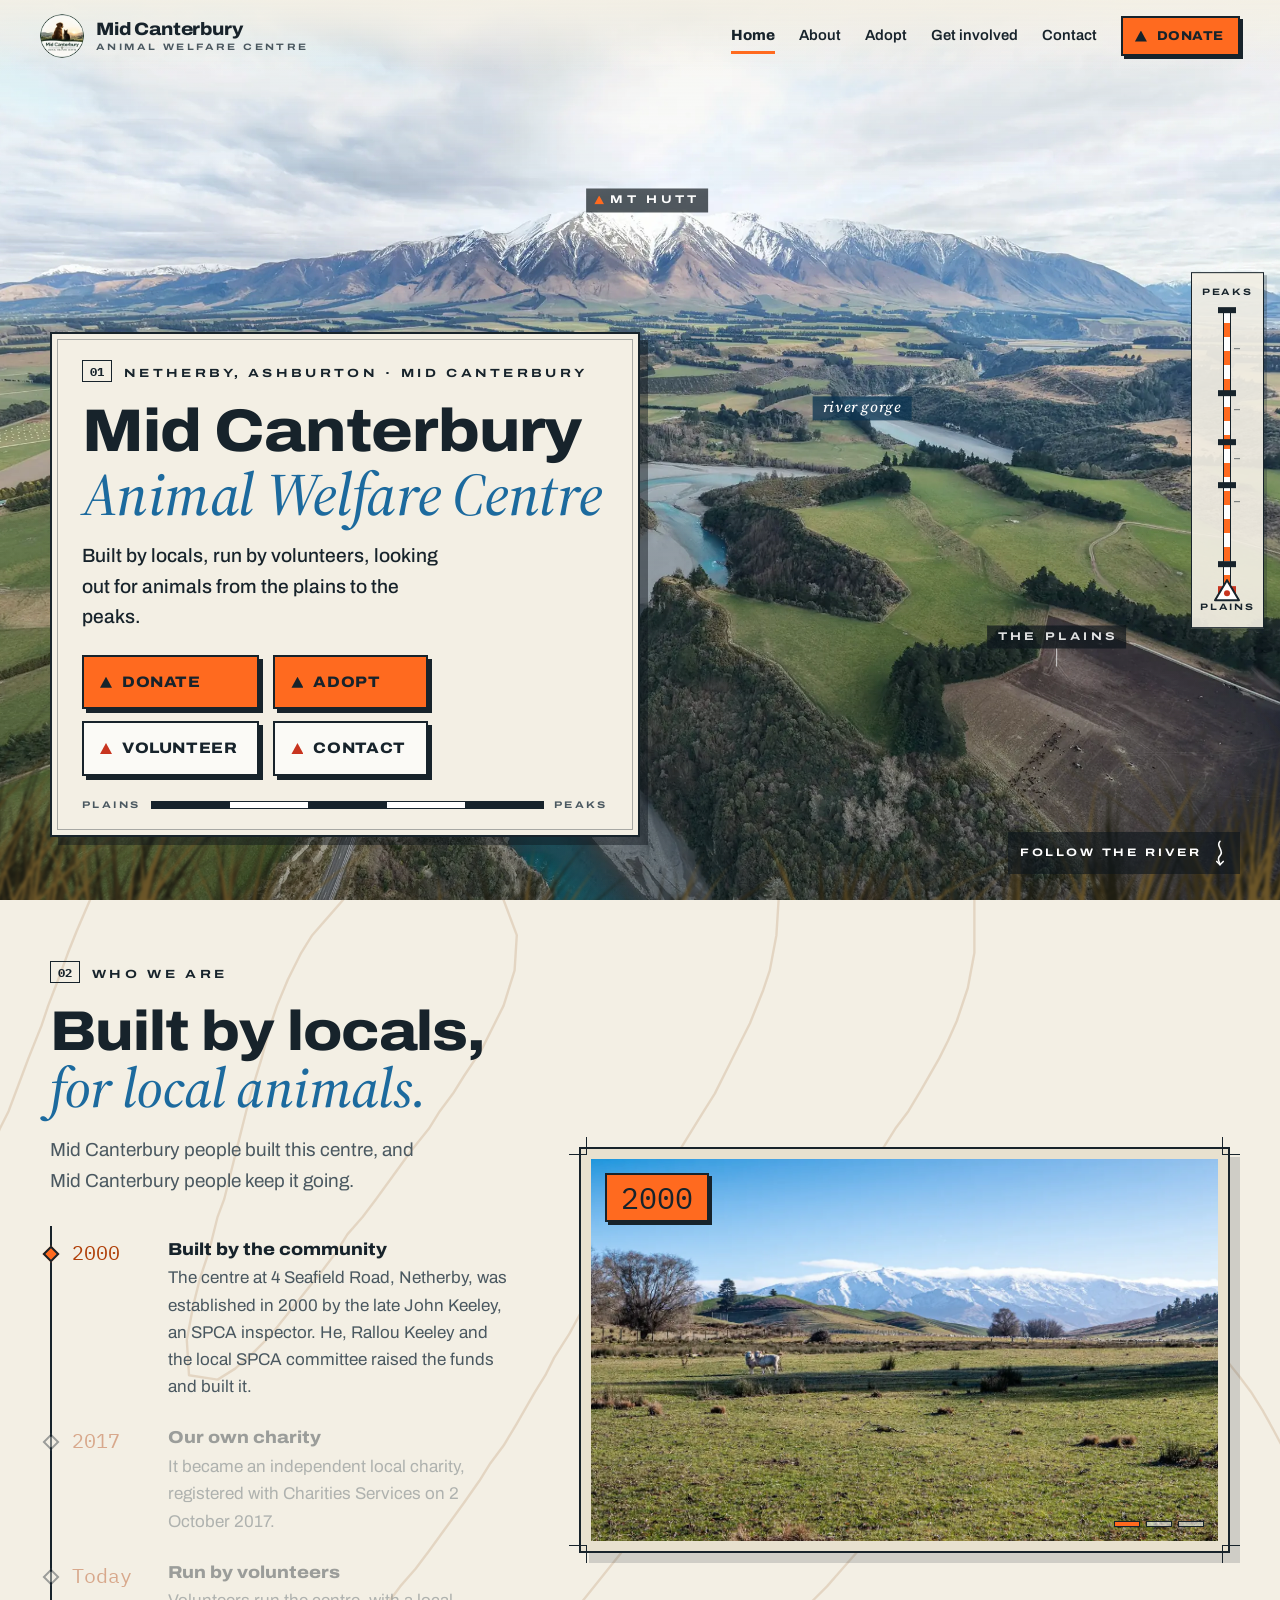
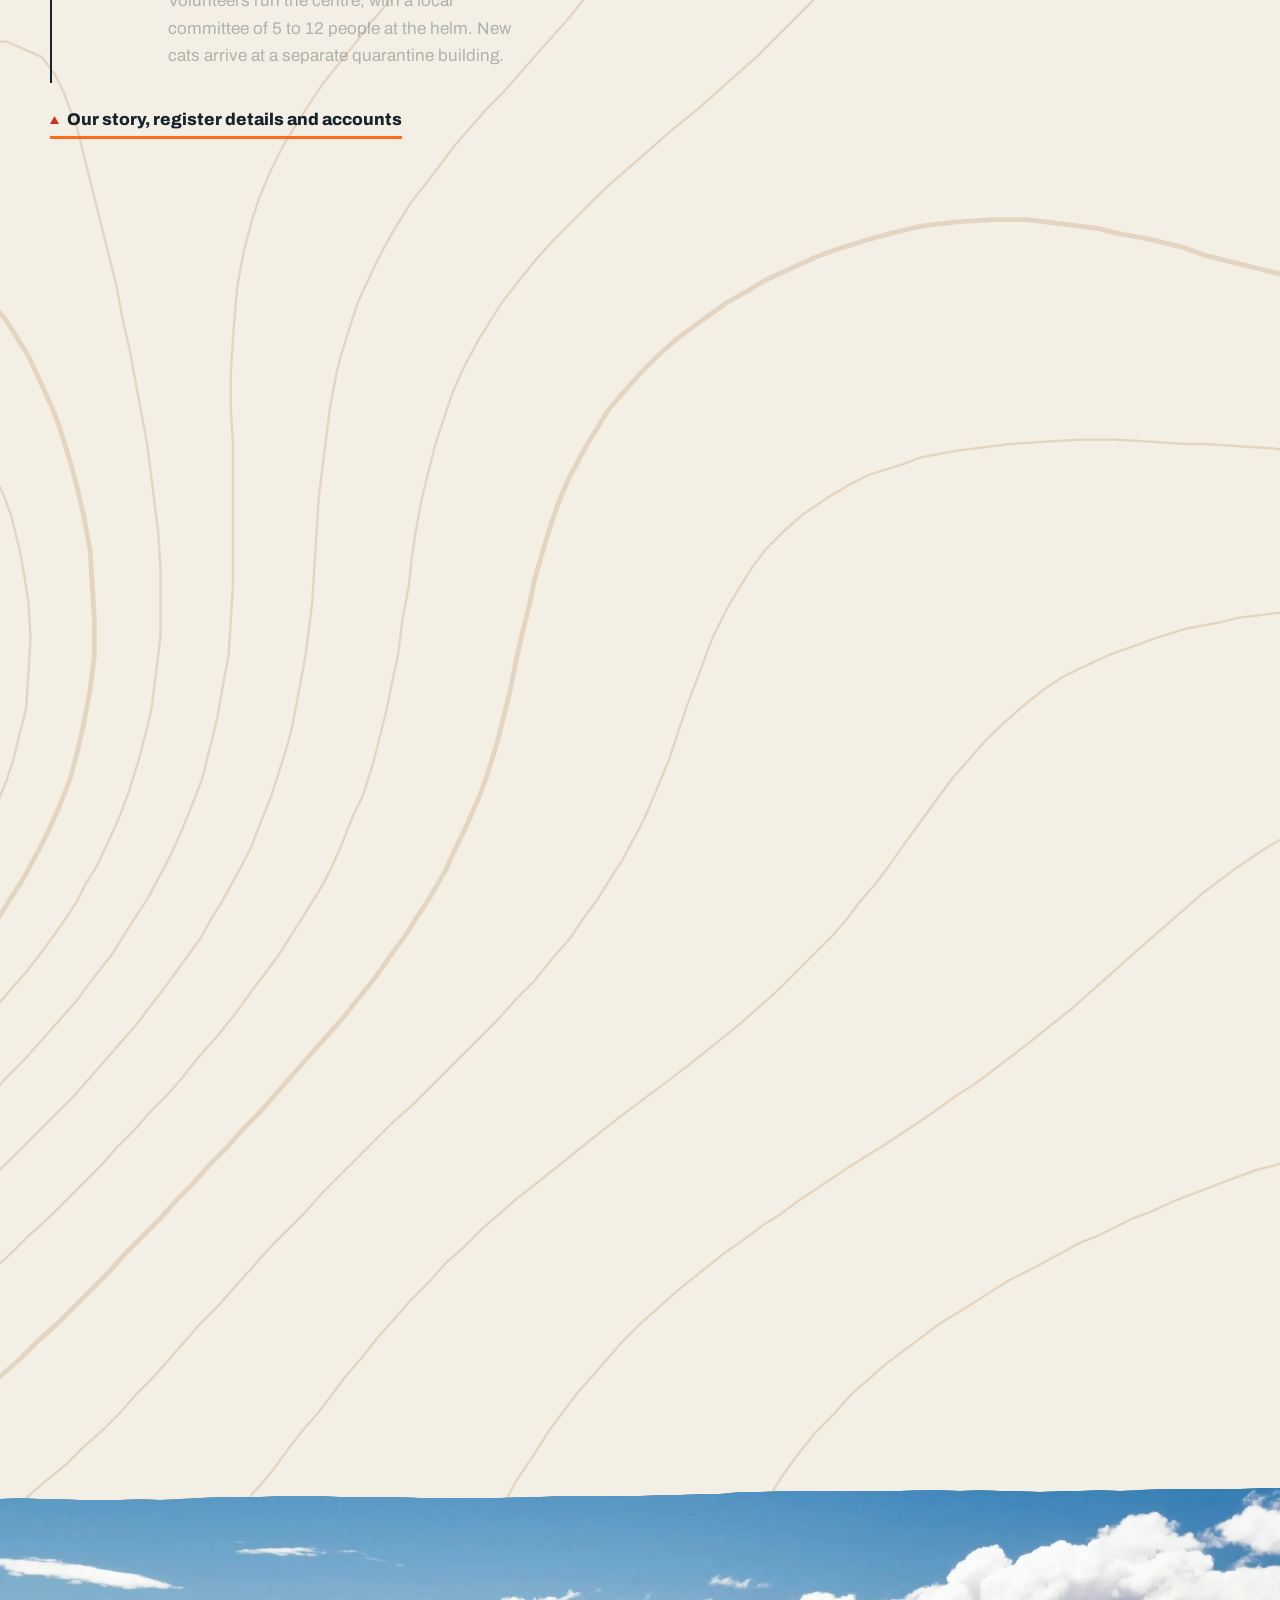
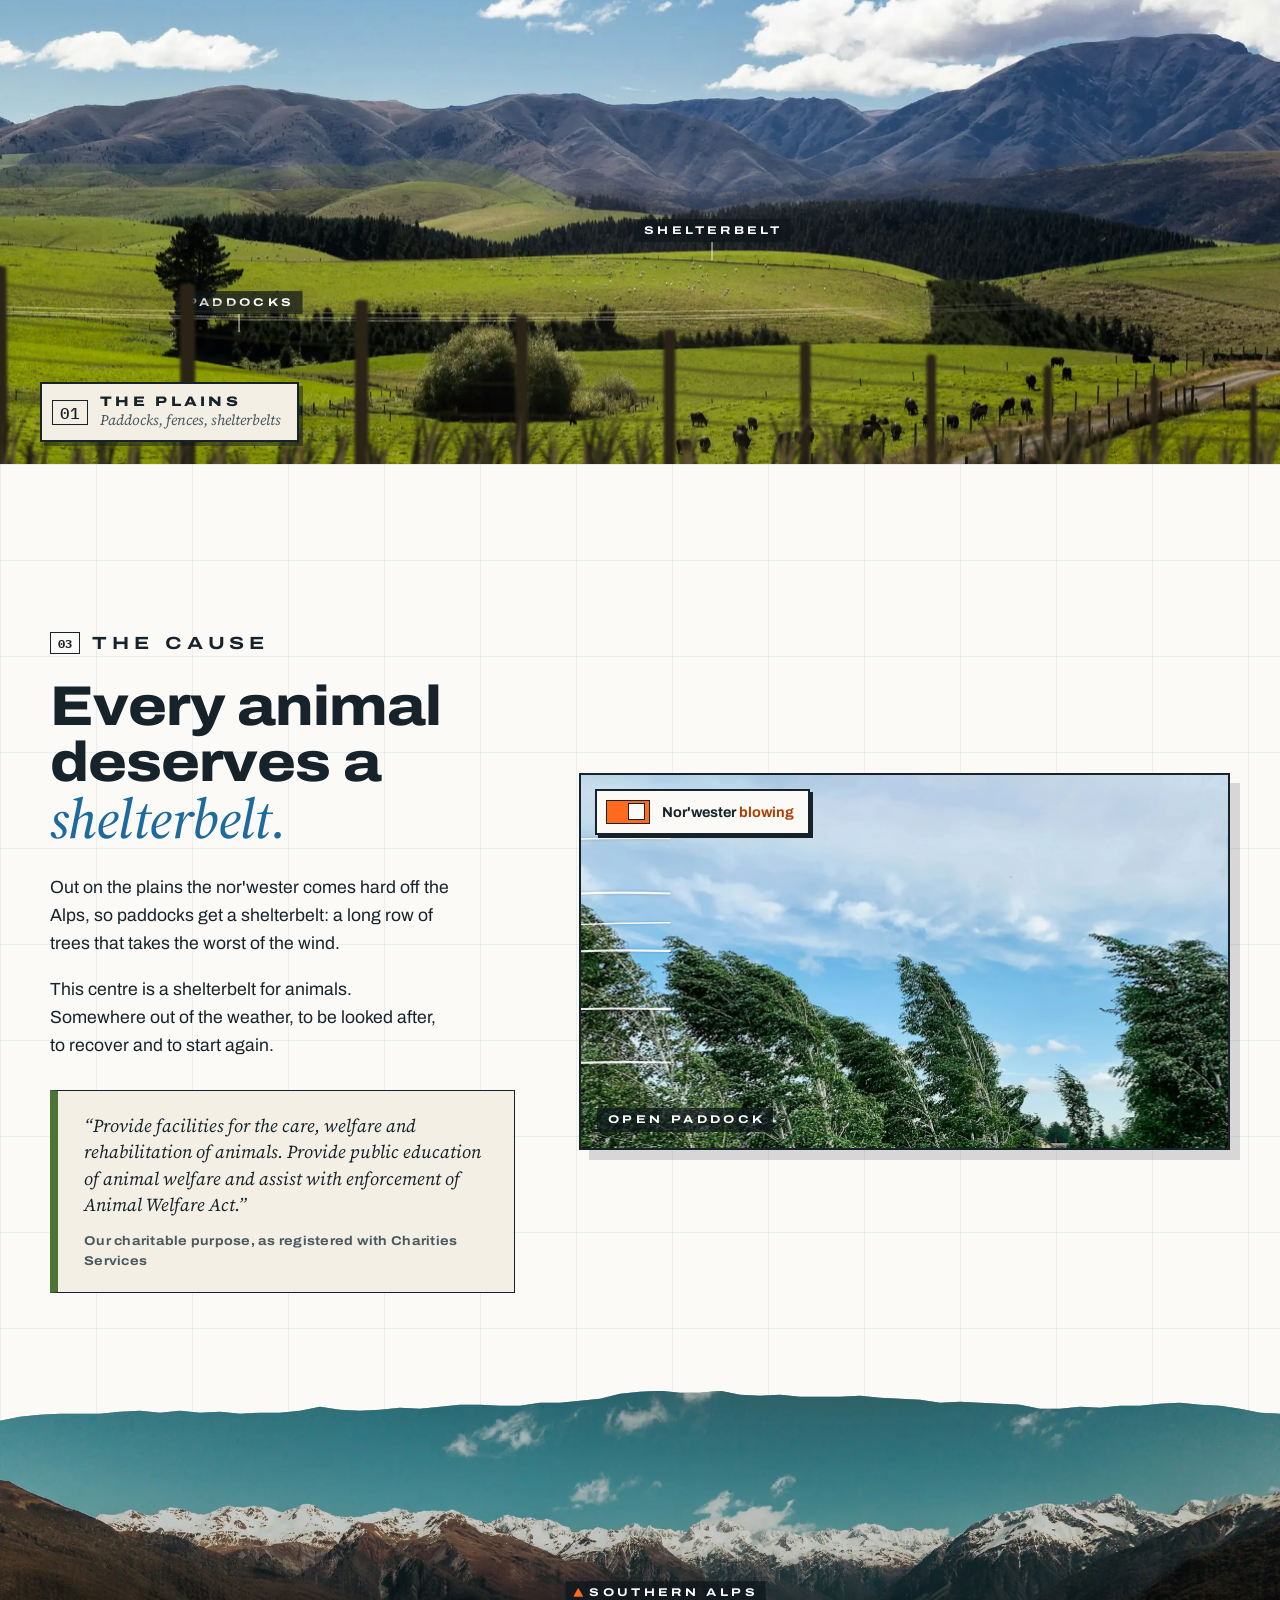
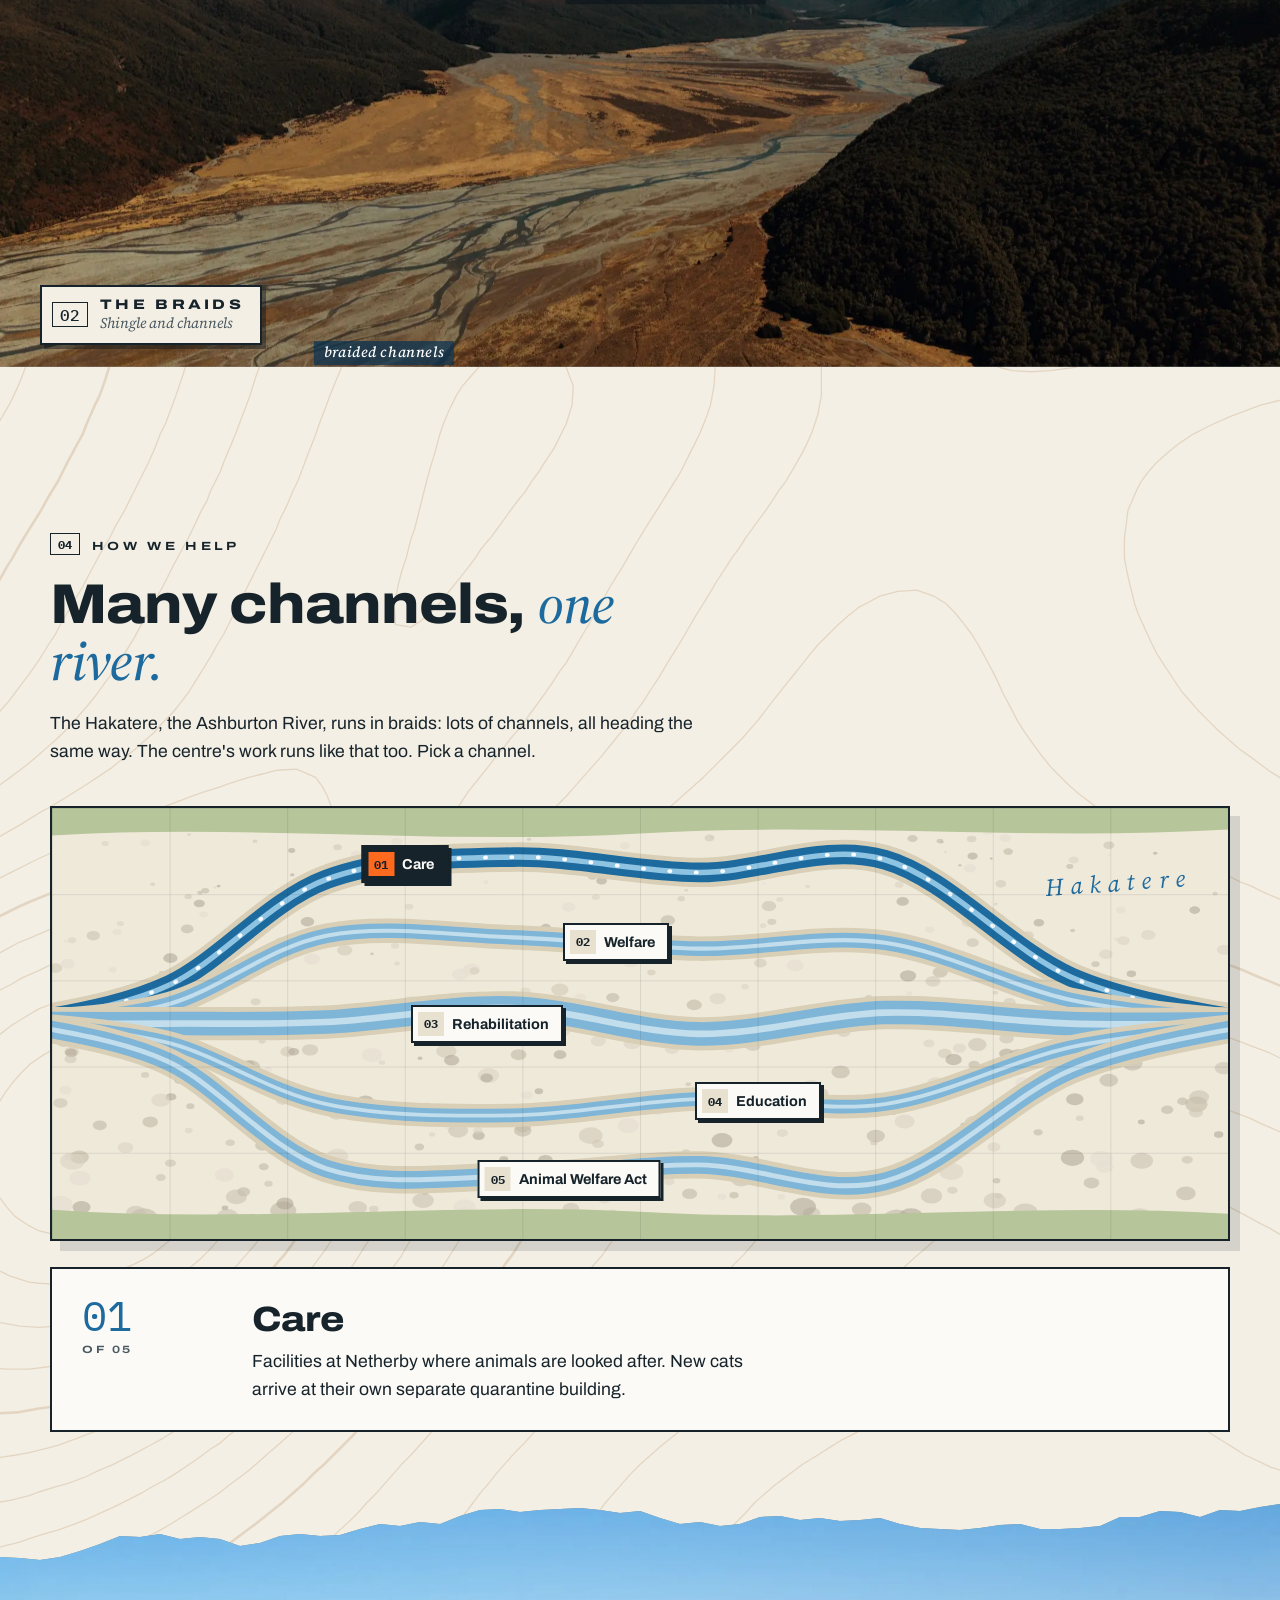
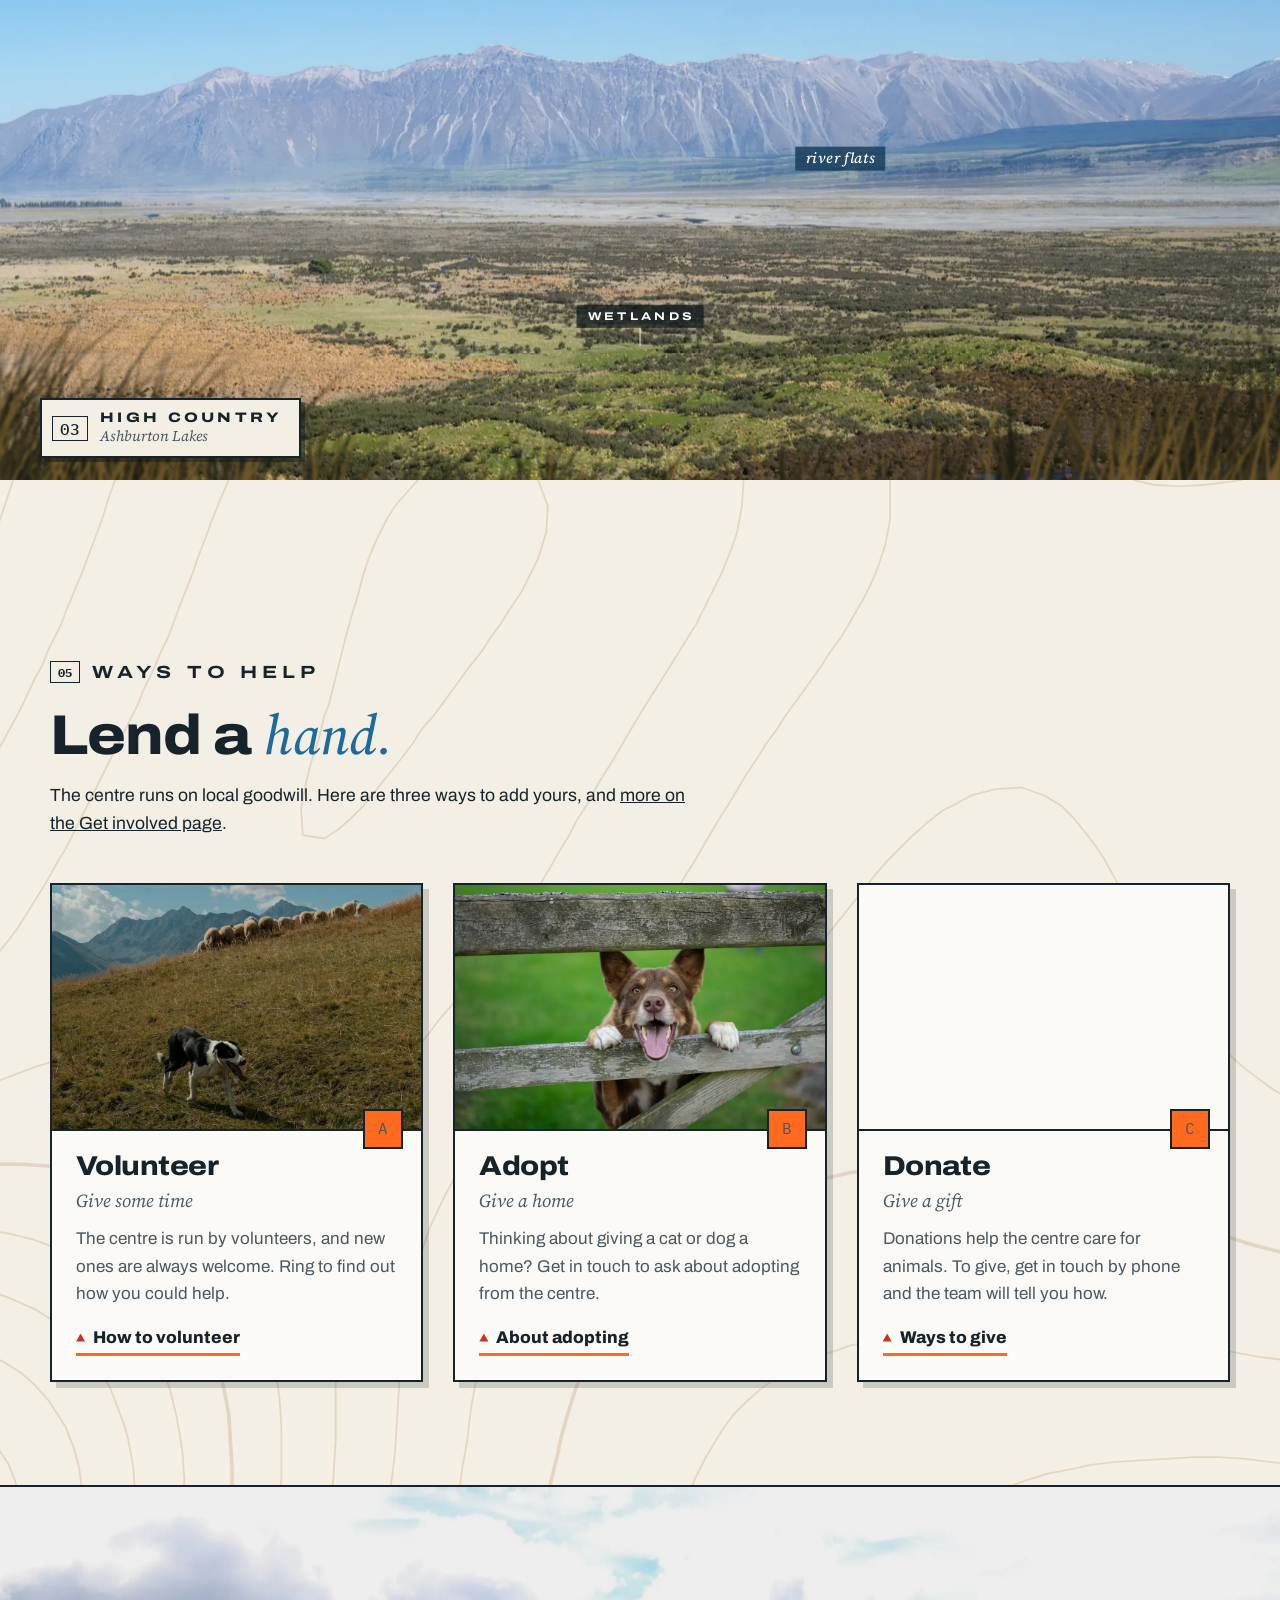
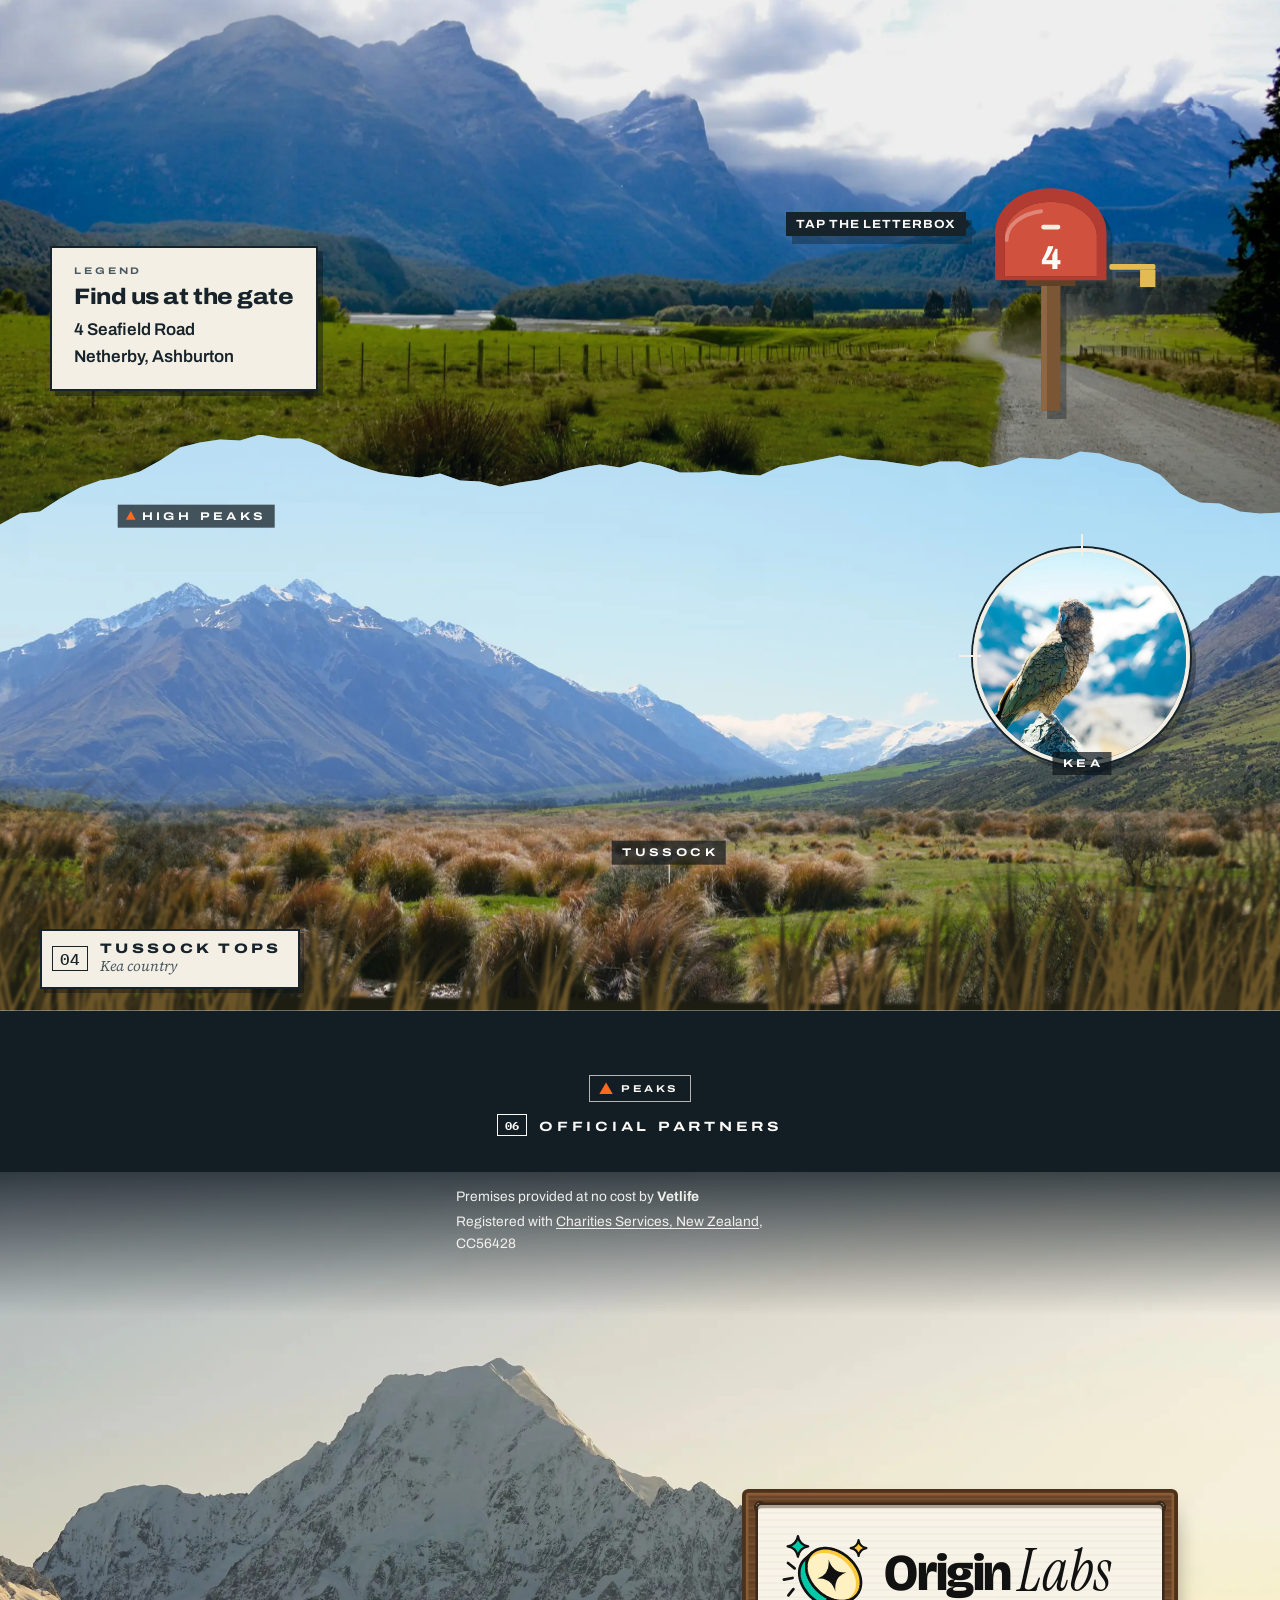
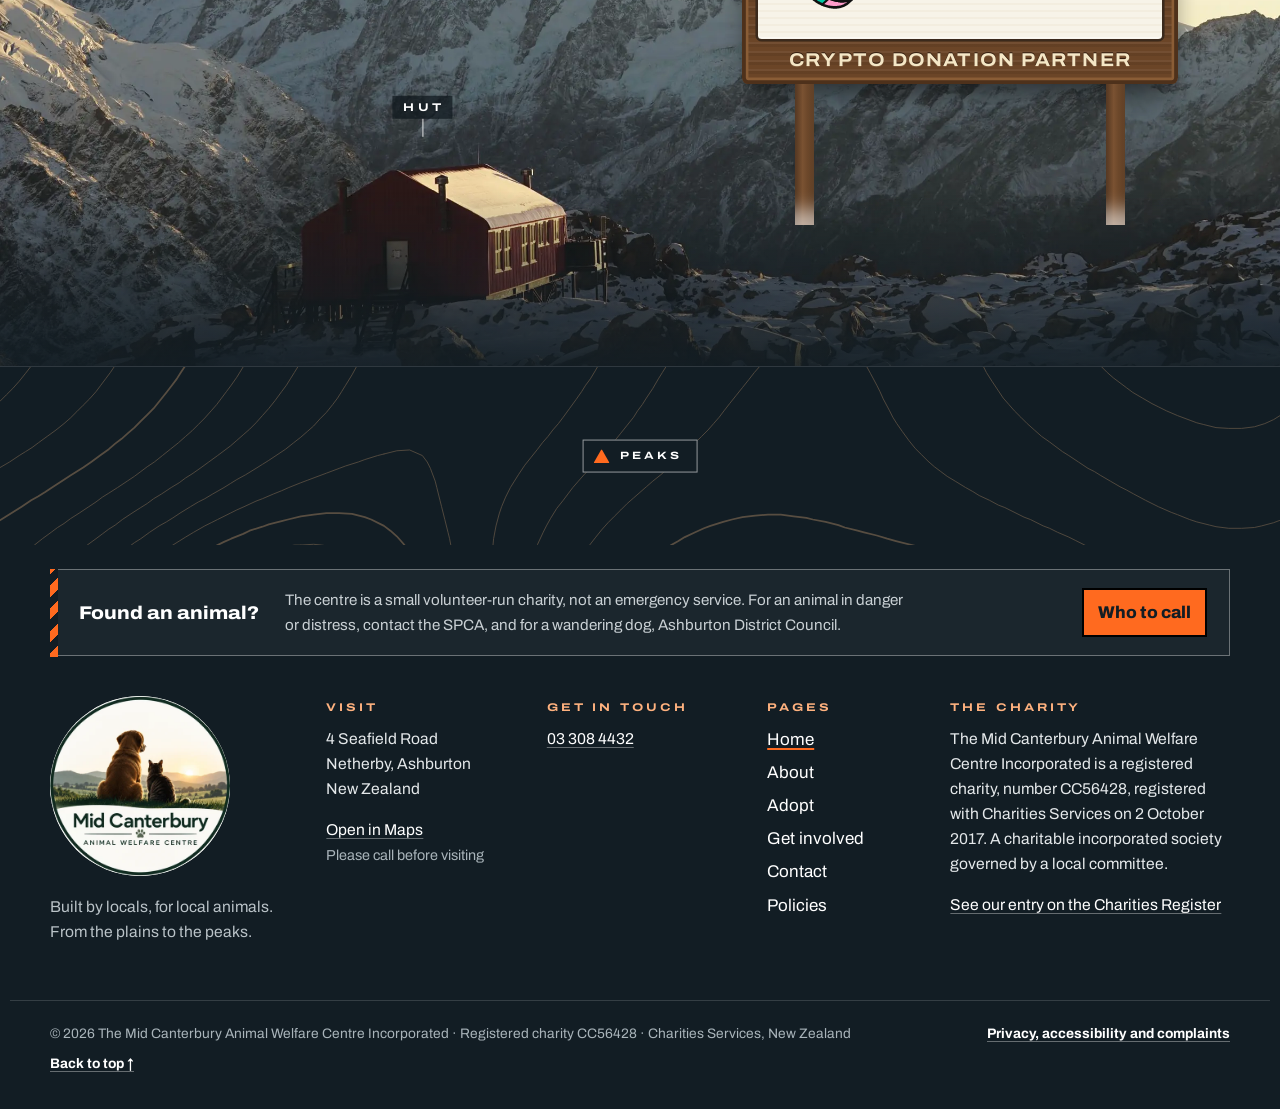
<file: index.html>
<!doctype html>
<html lang="en-NZ">
<head>
<meta charset="utf-8">
<meta name="viewport" content="width=device-width, initial-scale=1, viewport-fit=cover">
<title>Mid Canterbury Animal Welfare Centre · Netherby, Ashburton</title>
<meta name="description" content="A volunteer-run animal welfare charity at 4 Seafield Road, Netherby, Ashburton. Built by the local animal welfare community in 2000, caring for the animals of Mid Canterbury.">
<meta name="theme-color" content="#F3EFE4">
<meta property="og:type" content="website">
<meta property="og:locale" content="en_NZ">
<meta property="og:site_name" content="Mid Canterbury Animal Welfare Centre">
<meta property="og:title" content="Mid Canterbury Animal Welfare Centre · Built by locals, for local animals">
<meta property="og:description" content="A volunteer-run animal welfare centre at Netherby, Ashburton. Built by the community in 2000, an independent local charity since 2017.">
<meta property="og:image" content="https://midcanterburyanimalwelfare.com/assets/og-hero-v1.jpg?v=1">
<meta property="og:image:type" content="image/jpeg">
<meta property="og:image:width" content="1800">
<meta property="og:image:height" content="945">
<meta property="og:image:alt" content="Aerial photograph of farmland and a river below the snow-capped Mt Hutt range in Canterbury, with the Mid Canterbury Animal Welfare Centre name on a map-style title block.">
<meta name="twitter:card" content="summary_large_image">
<meta name="twitter:image" content="https://midcanterburyanimalwelfare.com/assets/og-hero-v1.jpg?v=1">
<link rel="icon" href="assets/brand/mcawc-icon-128.png" type="image/png">
<link rel="apple-touch-icon" href="assets/brand/apple-touch-icon.png">
<link rel="preconnect" href="https://fonts.googleapis.com">
<link rel="preconnect" href="https://fonts.gstatic.com" crossorigin>
<link rel="stylesheet" href="https://fonts.googleapis.com/css2?family=Archivo:ital,wdth,wght@0,62..125,100..900;1,62..125,100..900&family=Source+Serif+4:ital,opsz,wght@1,8..60,400..600&family=IBM+Plex+Mono:wght@500&display=swap">
<link rel="stylesheet" href="https://fonts.googleapis.com/css2?family=Bricolage+Grotesque:wght@800&text=Origin&display=swap">
<link rel="stylesheet" href="https://fonts.googleapis.com/css2?family=Instrument+Serif:ital@1&text=Labs&display=swap">
<link rel="preload" as="image" href="assets/photo/hero-mt-hutt.webp" imagesrcset="assets/photo/hero-mt-hutt-1200.webp 1200w, assets/photo/hero-mt-hutt.webp 2400w" imagesizes="(max-width: 760px) 190vw, 100vw" fetchpriority="high">
<link rel="stylesheet" href="assets/style.css">
<script type="application/ld+json">
{"@context":"https://schema.org","@type":"NGO","name":"The Mid Canterbury Animal Welfare Centre Incorporated","alternateName":"Mid Canterbury Animal Welfare Centre","description":"A volunteer-run animal welfare charity at Netherby, Ashburton, New Zealand.","address":{"@type":"PostalAddress","streetAddress":"4 Seafield Road, Netherby","addressLocality":"Ashburton","addressRegion":"Canterbury","addressCountry":"NZ"},"telephone":"+64 3 308 4432","areaServed":"Canterbury, New Zealand","identifier":{"@type":"PropertyValue","propertyID":"New Zealand Charities Services registration number","value":"CC56428"},"sameAs":["https://register.charities.govt.nz/Charity/CC56428"]}
</script>
</head>
<body>

<a class="skip" href="#main">Skip to content</a>

<!--part:header-->
<header class="bar" data-bar>
  <a class="brand" href="index.html" aria-label="Mid Canterbury Animal Welfare Centre, home">
    <img class="brand-mark brand-logo" src="assets/brand/mcawc-logo-120.webp" alt="" width="44" height="44">
    <span class="brand-word"><b>Mid Canterbury</b><small>Animal Welfare Centre</small></span>
  </a>
  <nav class="nav" id="site-nav" aria-label="Main">
    <a href="index.html" aria-current="page">Home</a>
    <a href="about.html">About</a>
    <a href="adopt.html">Adopt</a>
    <a href="help.html">Get involved</a>
    <a href="contact.html">Contact</a>
  </nav>
  <a class="btn btn-sm bar-cta" href="help.html#donate">Donate</a>
  <button class="menu-btn" type="button" aria-expanded="false" aria-controls="site-nav" data-menu><span class="menu-ico" aria-hidden="true"><i></i><i></i><i></i></span><span data-menu-label>Menu</span></button>
</header>
<!--/part:header-->

<nav class="alt" aria-label="Plains to peaks: jump to a section" data-alt>
  <span class="alt-end alt-top" aria-hidden="true">Peaks</span>
  <div class="alt-track">
    <a href="#top" data-for="top"><span>Plains</span></a>
    <a href="#who" data-for="who"><span>Who we are</span></a>
    <a href="#cause" data-for="cause"><span>The cause</span></a>
    <a href="#help" data-for="help"><span>How we help</span></a>
    <a href="#hand" data-for="hand"><span>Ways to help</span></a>
    <a href="#foot" data-for="foot"><span>Peaks</span></a>
    <i class="alt-mark" aria-hidden="true"></i>
  </div>
  <span class="alt-end alt-bot" aria-hidden="true">Plains</span>
</nav>

<main id="main">

<!-- =============================================================== HERO: the view from the plains to Mt Hutt -->
<section class="hero" id="top" aria-labelledby="hero-title">
  <div class="hero-media ph depth" style="--r:2400/1798;--fy:42%;--hz:36%">
    <div class="ph-move dl-bg" data-par="-.13">
      <div class="ph-frame">
        <img data-ai="assets/ai/hero-bg.jpg" src="assets/photo/hero-mt-hutt.webp" srcset="assets/photo/hero-mt-hutt-1200.webp 1200w, assets/photo/hero-mt-hutt.webp 2400w" sizes="(max-width: 760px) 190vw, 100vw" width="2400" height="1798" fetchpriority="high" decoding="async" alt="Aerial view over green farmland, dark shelterbelts and a turquoise river winding through a gorge, towards the snow-capped Mt Hutt range.">
      </div>
    </div>
    <div class="ph-move dl-mid" data-par="-.06" aria-hidden="true">
      <div class="ph-frame">
        <img data-ai="assets/ai/hero-bg.jpg" src="assets/photo/hero-mt-hutt.webp" srcset="assets/photo/hero-mt-hutt-1200.webp 1200w, assets/photo/hero-mt-hutt.webp 2400w" sizes="(max-width: 760px) 190vw, 100vw" width="2400" height="1798" decoding="async" alt="">
      </div>
    </div>
    <div class="ph-move dl-lab" data-par="-.06" aria-hidden="true">
      <div class="ph-frame">
        <span class="ml ml-peak" style="--x:50.5%;--y:26%" aria-hidden="true">Mt Hutt</span>
        <span class="ml ml-area ml-wide" style="--x:80%;--y:68%" aria-hidden="true">The plains</span>
        <span class="ml ml-water" style="--x:66%;--y:46%" aria-hidden="true">river gorge</span>
      </div>
    </div>
    <div class="dl-fg" data-par=".22" aria-hidden="true"><img src="assets/layers/fg-tussock.svg" data-ai="assets/ai/fg-tussock.png" width="2400" height="520" alt=""></div>
  </div>

  <div class="hero-copy wrap">
    <div class="legend">
      <p class="eyebrow"><span class="sheet">01</span>Netherby, Ashburton <span aria-hidden="true">·</span> Mid Canterbury</p>
      <h1 id="hero-title"><span class="h1-a">Mid Canterbury</span> <span class="h1-b">Animal Welfare Centre</span></h1>
      <p class="promise">Built by locals, run by volunteers, looking out for animals from the plains to the peaks.</p>
      <div class="hero-actions hero-actions-4">
        <a class="btn" href="help.html#donate">Donate</a>
        <a class="btn" href="adopt.html">Adopt</a>
        <a class="btn btn-ghost" href="help.html#volunteer">Volunteer</a>
        <a class="btn btn-ghost" href="contact.html">Contact</a>
      </div>
      <div class="legend-scale" aria-hidden="true"><span>Plains</span><i></i><span>Peaks</span></div>
    </div>
  </div>
  <a class="hero-cue" href="#who"><span>Follow the river</span><svg viewBox="0 0 24 40" aria-hidden="true" focusable="false"><path d="M12 2 C4 10 20 16 12 24 C6 30 12 34 12 38" fill="none" stroke="currentColor" stroke-width="2.4" stroke-linecap="round"/><path d="M7 33 L12 38 L17 33" fill="none" stroke="currentColor" stroke-width="2.4" stroke-linecap="round" stroke-linejoin="round"/></svg></a>
</section>

<!-- =============================================================== WHO WE ARE: three plates, one per year -->
<section class="who topo" id="who" aria-labelledby="who-title" data-stage="0">
  <div class="who-pin">
    <div class="wrap who-grid">
      <div class="who-text">
        <p class="eyebrow"><span class="sheet">02</span>Who we are</p>
        <h2 id="who-title">Built by locals, <em>for local animals.</em></h2>
        <p class="lead">Mid Canterbury people built this centre, and Mid Canterbury people keep it going.</p>
        <ol class="years">
          <li class="on">
            <span class="yr">2000</span>
            <div><h3>Built by the community</h3><p>The centre at 4 Seafield Road, Netherby, was established in 2000 by the late John Keeley, an SPCA inspector. He, Rallou Keeley and the local SPCA committee raised the funds and built it.</p></div>
          </li>
          <li>
            <span class="yr">2017</span>
            <div><h3>Our own charity</h3><p>It became an independent local charity, registered with Charities Services on 2 October 2017.</p></div>
          </li>
          <li>
            <span class="yr">Today</span>
            <div><h3>Run by volunteers</h3><p>Volunteers run the centre, with a local committee of 5 to 12 people at the helm. New cats arrive at a separate quarantine building.</p></div>
          </li>
        </ol>
        <p class="who-more"><a class="sign-link" href="about.html">Our story, register details and accounts</a></p>
      </div>

      <figure class="plates">
        <div class="plates-win">
        <img class="plate plate-0" src="assets/photo/who-2000.webp" width="1400" height="875" loading="lazy" decoding="async" alt="Sheep grazing a wide paddock below a snow-covered mountain range on a clear day.">
        <img class="plate plate-1" src="assets/photo/who-2017.webp" width="1400" height="875" loading="lazy" decoding="async" alt="A black and white dog and a tabby and white cat trotting along a gravel path beside a lawn.">
        <img class="plate plate-2" src="assets/photo/who-today.webp" width="1400" height="875" loading="lazy" decoding="async" alt="A black and white border collie standing alert in a green paddock.">
        </div>
        <i class="crop crop-tl" aria-hidden="true"></i><i class="crop crop-tr" aria-hidden="true"></i><i class="crop crop-bl" aria-hidden="true"></i><i class="crop crop-br" aria-hidden="true"></i>
        <div class="era" aria-hidden="true"><span data-era>2000</span></div>
        <div class="plate-ticks" aria-hidden="true"><i></i><i></i><i></i></div>
      </figure>
    </div>
  </div>
</section>

<!-- =============================================================== BAND 1: the plains -->
<figure class="band edge-1" data-band="The plains">
  <div class="ph depth" style="--r:2;--fy:60%;--hz:46%">
    <div class="ph-move dl-bg" data-par="-.1">
      <div class="ph-frame">
        <img data-ai="assets/ai/plains.jpg" src="assets/photo/plains.webp" srcset="assets/photo/plains-1200.webp 1200w, assets/photo/plains.webp 2400w" sizes="(max-width: 760px) 200vw, 100vw" width="2400" height="1200" loading="lazy" decoding="async" alt="Green rolling paddocks with a long fence line, grazing cattle and dark shelterbelt trees below brown hills and a blue sky.">
      </div>
    </div>
    <div class="ph-move dl-mid" data-par="-.06" aria-hidden="true">
      <div class="ph-frame">
        <img data-ai="assets/ai/plains.jpg" src="assets/photo/plains.webp" srcset="assets/photo/plains-1200.webp 1200w, assets/photo/plains.webp 2400w" sizes="(max-width: 760px) 200vw, 100vw" width="2400" height="1200" loading="lazy" decoding="async" alt="">
      </div>
    </div>
    <div class="ph-move dl-lab" data-par="-.06" aria-hidden="true">
      <div class="ph-frame">
        <span class="ml ml-area ml-wide" style="--x:22%;--y:62%" aria-hidden="true">Paddocks</span>
        <span class="ml ml-area" style="--x:55%;--y:52%" aria-hidden="true">Shelterbelt</span>
      </div>
    </div>
    <div class="dl-fg dl-fg-fence" data-par=".2" aria-hidden="true"><img src="assets/layers/fg-fence.svg" width="2400" height="520" loading="lazy" alt=""></div>
  </div>
  <p class="band-tag" aria-hidden="true"><b>01</b><span>The plains</span><small>Paddocks, fences, shelterbelts</small></p>
</figure>

<!-- =============================================================== THE CAUSE: the shelterbelt -->
<section class="cause grid-paper" id="cause" aria-labelledby="cause-title">
  <div class="wrap cause-grid">
    <div class="cause-text">
      <p class="eyebrow"><span class="sheet">03</span>The cause</p>
      <h2 id="cause-title">Every animal deserves a <em>shelterbelt.</em></h2>
      <p>Out on the plains the nor'wester comes hard off the Alps, so paddocks get a shelterbelt: a long row of trees that takes the worst of the wind.</p>
      <p>This centre is a shelterbelt for animals. Somewhere out of the weather, to be looked after, to recover and to start again.</p>
      <blockquote class="purpose">
        <p>“Provide facilities for the care, welfare and rehabilitation of animals. Provide public education of animal welfare and assist with enforcement of Animal Welfare Act.”</p>
        <footer>Our charitable purpose, as registered with Charities Services</footer>
      </blockquote>
    </div>

    <figure class="wind windy" data-wind>
      <div class="wind-scene">
        <img class="ws ws-calm" src="assets/photo/shelterbelt.webp" width="1400" height="809" loading="lazy" decoding="async" alt="A tall, dense row of pine trees standing behind a flat, open paddock and a fence post.">
        <img class="ws ws-windy" src="assets/photo/nor-wester.webp" width="1400" height="809" loading="lazy" decoding="async" alt="A row of trees bent hard over by a strong wind under a blue sky.">
        <svg class="gusts" viewBox="0 0 900 520" preserveAspectRatio="none" aria-hidden="true" focusable="false">
          <g fill="none" stroke="#FFFFFF" stroke-linecap="round">
            <path class="gust" pathLength="100" style="--g:0s" d="M-60,170 C120,150 300,190 520,168 C640,156 760,170 960,160"/>
            <path class="gust" pathLength="100" style="--g:-.5s" d="M-60,250 C140,232 320,270 540,248 C680,236 800,252 960,244"/>
            <path class="gust" pathLength="100" style="--g:-1.1s" d="M-60,330 C120,316 300,346 520,326 C660,316 790,330 960,322"/>
            <path class="gust" pathLength="100" style="--g:-.8s" d="M-60,404 C160,394 340,416 560,402 C700,394 820,404 960,400"/>
            <path class="gust gust-hi" pathLength="100" style="--g:-1.3s" d="M-60,92 C160,80 360,104 560,86 C720,74 840,90 960,84"/>
            <path class="gust gust-hi" pathLength="100" style="--g:-.3s" d="M-60,212 C200,196 420,222 640,204 C760,196 860,206 960,200"/>
          </g>
          <g class="leaves" fill="#C9A23A">
            <ellipse class="leaf" style="--l:0s;--ly:200px" cx="0" cy="0" rx="7" ry="3"/>
            <ellipse class="leaf" style="--l:-1.2s;--ly:290px" cx="0" cy="0" rx="6" ry="2.6"/>
            <ellipse class="leaf" style="--l:-2.1s;--ly:360px" cx="0" cy="0" rx="7" ry="2.8"/>
            <ellipse class="leaf" style="--l:-.6s;--ly:250px" cx="0" cy="0" rx="5" ry="2.2"/>
          </g>
        </svg>
        <span class="ml ml-chip ws-tag ws-tag-windy" aria-hidden="true">Open paddock</span>
        <span class="ml ml-chip ws-tag ws-tag-calm" aria-hidden="true">Behind the shelterbelt</span>
        <div class="lens">
          <img src="assets/photo/napping.webp" width="620" height="620" loading="lazy" decoding="async" alt="A tan and white dog asleep on the ground with a white cat resting against it.">
        </div>
      </div>
      <button class="wind-toggle" type="button" aria-pressed="true" data-wind-toggle>
        <span class="wt-switch" aria-hidden="true"><i></i></span>
        <span class="wt-label">Nor'wester <b data-wl>blowing</b></span>
      </button>
    </figure>
  </div>
</section>

<!-- =============================================================== BAND 2: the braids -->
<figure class="band edge-2" data-band="The braids">
  <div class="ph depth" style="--r:2400/1350;--fy:62%;--hz:30%">
    <div class="ph-move dl-bg" data-par="-.1">
      <div class="ph-frame">
        <img data-ai="assets/ai/braids.jpg" src="assets/photo/braids.webp" srcset="assets/photo/braids-1200.webp 1200w, assets/photo/braids.webp 2400w" sizes="(max-width: 760px) 200vw, 100vw" width="2400" height="1350" loading="lazy" decoding="async" alt="Aerial view of a wide braided riverbed, grey channels across golden shingle flats, running between dark forested slopes towards snow-capped mountains.">
      </div>
    </div>
    <div class="ph-move dl-mid" data-par="-.06" aria-hidden="true">
      <div class="ph-frame">
        <img data-ai="assets/ai/braids.jpg" src="assets/photo/braids.webp" srcset="assets/photo/braids-1200.webp 1200w, assets/photo/braids.webp 2400w" sizes="(max-width: 760px) 200vw, 100vw" width="2400" height="1350" loading="lazy" decoding="async" alt="">
      </div>
    </div>
    <div class="ph-move dl-lab" data-par="-.06" aria-hidden="true">
      <div class="ph-frame">
        <span class="ml ml-water ml-wide" style="--x:30%;--y:80%" aria-hidden="true">braided channels</span>
        <span class="ml ml-peak" style="--x:52%;--y:30%" aria-hidden="true">Southern Alps</span>
      </div>
    </div>
  </div>
  <p class="band-tag" aria-hidden="true"><b>02</b><span>The braids</span><small>Shingle and channels</small></p>
</figure>

<!-- =============================================================== HOW WE HELP: the braided river -->
<section class="help topo" id="help" aria-labelledby="help-title">
  <div class="wrap">
    <div class="help-head">
      <p class="eyebrow"><span class="sheet">04</span>How we help</p>
      <h2 id="help-title">Many channels, <em>one river.</em></h2>
      <p>The Hakatere, the Ashburton River, runs in braids: lots of channels, all heading the same way. The centre's work runs like that too. Pick a channel.</p>
    </div>

    <div class="braid">
      <svg class="braid-map" viewBox="0 0 1200 440" preserveAspectRatio="none" aria-hidden="true" focusable="false">
        <rect width="1200" height="440" fill="#E8E2D3"/>
        <!--gen:river-stones--><ellipse cx="1109.8" cy="417.4" rx="12.8" ry="8.9" fill="#CFC7B4"/><ellipse cx="20.5" cy="135" rx="4.2" ry="3" fill="#D9D2C1"/><ellipse cx="156.4" cy="84.5" rx="4" ry="2.8" fill="#BDB4A0"/><ellipse cx="744.2" cy="396.7" rx="4.1" ry="2.9" fill="#E3DDCF"/><ellipse cx="597.9" cy="8.6" rx="4" ry="2.8" fill="#C6BFAF"/><ellipse cx="430.8" cy="25.3" rx="4.9" ry="3.4" fill="#ABA391"/><ellipse cx="442.9" cy="75.6" rx="2.7" ry="1.9" fill="#E3DDCF"/><ellipse cx="435.4" cy="334.3" rx="6.2" ry="4.4" fill="#ABA391"/><ellipse cx="337.5" cy="428.8" rx="9.5" ry="6.6" fill="#C6BFAF"/><ellipse cx="213.2" cy="212.6" rx="8.2" ry="5.7" fill="#E3DDCF"/><ellipse cx="770.9" cy="80.1" rx="2.5" ry="1.8" fill="#D9D2C1"/><ellipse cx="808" cy="228.8" rx="6.8" ry="4.8" fill="#CFC7B4"/><ellipse cx="118.3" cy="17.1" rx="2.5" ry="1.8" fill="#ABA391"/><ellipse cx="336.7" cy="259.6" rx="3.3" ry="2.3" fill="#D9D2C1"/><ellipse cx="650.6" cy="393.6" rx="7.7" ry="5.4" fill="#BDB4A0"/><ellipse cx="310.1" cy="47.1" rx="5.3" ry="3.7" fill="#E3DDCF"/><ellipse cx="954.1" cy="216.9" rx="4.7" ry="3.3" fill="#BDB4A0"/><ellipse cx="1102.5" cy="260.8" rx="10.3" ry="7.2" fill="#BDB4A0"/><ellipse cx="539.2" cy="14.9" rx="4.1" ry="2.8" fill="#C6BFAF"/><ellipse cx="28" cy="356.2" rx="9.6" ry="6.7" fill="#BDB4A0"/><ellipse cx="966" cy="417.5" rx="8.9" ry="6.3" fill="#C6BFAF"/><ellipse cx="898.8" cy="152.3" rx="8.3" ry="5.8" fill="#C6BFAF"/><ellipse cx="588.7" cy="16.3" rx="2.5" ry="1.7" fill="#ABA391"/><ellipse cx="236" cy="410.8" rx="13.3" ry="9.3" fill="#BDB4A0"/><ellipse cx="110" cy="244.8" rx="7.6" ry="5.3" fill="#E3DDCF"/><ellipse cx="652.4" cy="357.7" rx="5.3" ry="3.7" fill="#C6BFAF"/><ellipse cx="197.9" cy="5.2" rx="4.5" ry="3.1" fill="#E3DDCF"/><ellipse cx="1070.8" cy="358.1" rx="11.7" ry="8.2" fill="#E3DDCF"/><ellipse cx="972.6" cy="30.6" rx="5.8" ry="4.1" fill="#E3DDCF"/><ellipse cx="894.9" cy="240.2" rx="5.7" ry="4" fill="#D9D2C1"/><ellipse cx="926" cy="245.1" rx="6.8" ry="4.7" fill="#D9D2C1"/><ellipse cx="130.1" cy="277.7" rx="5.3" ry="3.7" fill="#ABA391"/><ellipse cx="874.5" cy="189.4" rx="3.3" ry="2.3" fill="#E3DDCF"/><ellipse cx="94.3" cy="247.3" rx="6.7" ry="4.7" fill="#BDB4A0"/><ellipse cx="1064.3" cy="421.4" rx="11.8" ry="8.3" fill="#E3DDCF"/><ellipse cx="326.5" cy="148.8" rx="2" ry="1.4" fill="#BDB4A0"/><ellipse cx="899" cy="176.8" rx="7.6" ry="5.3" fill="#CFC7B4"/><ellipse cx="207.8" cy="197.7" rx="5.2" ry="3.6" fill="#CFC7B4"/><ellipse cx="504" cy="122" rx="5.4" ry="3.8" fill="#ABA391"/><ellipse cx="864.5" cy="78.2" rx="4.5" ry="3.1" fill="#D9D2C1"/><ellipse cx="1078.5" cy="38" rx="5.6" ry="3.9" fill="#C6BFAF"/><ellipse cx="452.8" cy="7.9" rx="3.2" ry="2.2" fill="#C6BFAF"/><ellipse cx="350" cy="140.6" rx="4.1" ry="2.9" fill="#D9D2C1"/><ellipse cx="328.4" cy="409.3" rx="4.8" ry="3.3" fill="#CFC7B4"/><ellipse cx="503.5" cy="359.3" rx="7.6" ry="5.3" fill="#ABA391"/><ellipse cx="1060.1" cy="237.1" rx="7.8" ry="5.5" fill="#C6BFAF"/><ellipse cx="260.7" cy="116.1" rx="6.9" ry="4.8" fill="#ABA391"/><ellipse cx="445.3" cy="273" rx="10.9" ry="7.6" fill="#D9D2C1"/><ellipse cx="679.2" cy="194.5" rx="8.3" ry="5.8" fill="#D9D2C1"/><ellipse cx="939.4" cy="49" rx="5.2" ry="3.7" fill="#ABA391"/><ellipse cx="761" cy="18.8" rx="4.9" ry="3.4" fill="#D9D2C1"/><ellipse cx="240.5" cy="248.7" rx="7.4" ry="5.2" fill="#CFC7B4"/><ellipse cx="216.4" cy="224" rx="7" ry="4.9" fill="#D9D2C1"/><ellipse cx="351.7" cy="34.4" rx="5.7" ry="4" fill="#E3DDCF"/><ellipse cx="726" cy="18" rx="1.8" ry="1.3" fill="#E3DDCF"/><ellipse cx="219.1" cy="8.4" rx="3.9" ry="2.7" fill="#BDB4A0"/><ellipse cx="1118.7" cy="129.6" rx="7.4" ry="5.2" fill="#D9D2C1"/><ellipse cx="683.7" cy="339.1" rx="10.6" ry="7.4" fill="#ABA391"/><ellipse cx="911.8" cy="45.1" rx="1.5" ry="1.1" fill="#D9D2C1"/><ellipse cx="111" cy="377.1" rx="5" ry="3.5" fill="#C6BFAF"/><ellipse cx="1190.5" cy="333.3" rx="4.8" ry="3.4" fill="#ABA391"/><ellipse cx="1030.8" cy="191.9" rx="4.7" ry="3.3" fill="#E3DDCF"/><ellipse cx="263.3" cy="246.8" rx="8.3" ry="5.8" fill="#C6BFAF"/><ellipse cx="1063.8" cy="431.8" rx="14" ry="9.8" fill="#BDB4A0"/><ellipse cx="427.9" cy="432.1" rx="6.6" ry="4.6" fill="#CFC7B4"/><ellipse cx="589.9" cy="154.1" rx="3.3" ry="2.3" fill="#E3DDCF"/><ellipse cx="642.1" cy="92.6" rx="3.9" ry="2.8" fill="#CFC7B4"/><ellipse cx="48.8" cy="323.8" rx="7.1" ry="5" fill="#BDB4A0"/><ellipse cx="707.2" cy="182.3" rx="3.8" ry="2.6" fill="#D9D2C1"/><ellipse cx="42.1" cy="130.3" rx="6.9" ry="4.8" fill="#C6BFAF"/><ellipse cx="986.1" cy="253.3" rx="10.3" ry="7.2" fill="#ABA391"/><ellipse cx="1078.3" cy="277.8" rx="9.5" ry="6.6" fill="#BDB4A0"/><ellipse cx="1102.6" cy="431.8" rx="10.5" ry="7.3" fill="#C6BFAF"/><ellipse cx="1177.4" cy="200.8" rx="2.1" ry="1.5" fill="#E3DDCF"/><ellipse cx="458.9" cy="25.1" rx="1.5" ry="1" fill="#C6BFAF"/><ellipse cx="420.3" cy="414.9" rx="10.3" ry="7.2" fill="#E3DDCF"/><ellipse cx="1048.7" cy="316.5" rx="4" ry="2.8" fill="#CFC7B4"/><ellipse cx="901.4" cy="357.1" rx="7.4" ry="5.2" fill="#CFC7B4"/><ellipse cx="1113.4" cy="186.3" rx="7" ry="4.9" fill="#E3DDCF"/><ellipse cx="958.4" cy="51.6" rx="1.5" ry="1.1" fill="#ABA391"/><ellipse cx="727.7" cy="233.9" rx="3.8" ry="2.7" fill="#D9D2C1"/><ellipse cx="939.5" cy="137.4" rx="6.3" ry="4.4" fill="#C6BFAF"/><ellipse cx="591.9" cy="240.2" rx="8.6" ry="6" fill="#D9D2C1"/><ellipse cx="405.8" cy="325.2" rx="4.7" ry="3.3" fill="#E3DDCF"/><ellipse cx="683.7" cy="396.5" rx="4.6" ry="3.2" fill="#E3DDCF"/><ellipse cx="936.8" cy="61.5" rx="6.3" ry="4.4" fill="#E3DDCF"/><ellipse cx="1105.1" cy="426.6" rx="4.4" ry="3" fill="#ABA391"/><ellipse cx="95.2" cy="35.8" rx="5.2" ry="3.6" fill="#E3DDCF"/><ellipse cx="572.2" cy="412" rx="3.5" ry="2.4" fill="#D9D2C1"/><ellipse cx="326.5" cy="252.1" rx="10.5" ry="7.3" fill="#E3DDCF"/><ellipse cx="8.2" cy="404.8" rx="12.8" ry="9" fill="#E3DDCF"/><ellipse cx="878.1" cy="31.2" rx="5.2" ry="3.6" fill="#BDB4A0"/><ellipse cx="1002.5" cy="215" rx="7.8" ry="5.5" fill="#BDB4A0"/><ellipse cx="312" cy="407.7" rx="9.5" ry="6.6" fill="#C6BFAF"/><ellipse cx="911" cy="250.5" rx="7" ry="4.9" fill="#CFC7B4"/><ellipse cx="763.6" cy="61.3" rx="5.6" ry="3.9" fill="#D9D2C1"/><ellipse cx="775.1" cy="413.8" rx="9.1" ry="6.4" fill="#C6BFAF"/><ellipse cx="10.1" cy="218.5" rx="5.7" ry="4" fill="#D9D2C1"/><ellipse cx="804.7" cy="269.3" rx="9.5" ry="6.6" fill="#BDB4A0"/><ellipse cx="368.6" cy="370.1" rx="4" ry="2.8" fill="#BDB4A0"/><ellipse cx="167.8" cy="256.6" rx="10.4" ry="7.3" fill="#ABA391"/><ellipse cx="1006.2" cy="331" rx="4.6" ry="3.2" fill="#BDB4A0"/><ellipse cx="626.7" cy="236.2" rx="7" ry="4.9" fill="#BDB4A0"/><ellipse cx="1007" cy="117.1" rx="5.4" ry="3.8" fill="#ABA391"/><ellipse cx="861.8" cy="418.8" rx="13" ry="9.1" fill="#BDB4A0"/><ellipse cx="138.2" cy="189.3" rx="2.5" ry="1.8" fill="#E3DDCF"/><ellipse cx="601" cy="432.8" rx="11.7" ry="8.2" fill="#CFC7B4"/><ellipse cx="853.4" cy="65" rx="4.8" ry="3.4" fill="#C6BFAF"/><ellipse cx="551.4" cy="70.2" rx="4.4" ry="3.1" fill="#BDB4A0"/><ellipse cx="402.4" cy="248.1" rx="10.3" ry="7.2" fill="#CFC7B4"/><ellipse cx="931.1" cy="323.9" rx="4.1" ry="2.9" fill="#ABA391"/><ellipse cx="447.3" cy="13.8" rx="1.4" ry="1" fill="#CFC7B4"/><ellipse cx="195.6" cy="391.6" rx="6.6" ry="4.6" fill="#BDB4A0"/><ellipse cx="557.1" cy="342.8" rx="6" ry="4.2" fill="#CFC7B4"/><ellipse cx="962.1" cy="400.6" rx="11.4" ry="8" fill="#CFC7B4"/><ellipse cx="484.5" cy="293.2" rx="5.9" ry="4.1" fill="#E3DDCF"/><ellipse cx="20.1" cy="248.8" rx="7.6" ry="5.3" fill="#CFC7B4"/><ellipse cx="28.5" cy="377.7" rx="10.9" ry="7.6" fill="#E3DDCF"/><ellipse cx="175.9" cy="374.5" rx="9.7" ry="6.8" fill="#E3DDCF"/><ellipse cx="751.5" cy="424" rx="13.5" ry="9.4" fill="#E3DDCF"/><ellipse cx="1138" cy="307.9" rx="6.3" ry="4.4" fill="#BDB4A0"/><ellipse cx="635.8" cy="230" rx="9.7" ry="6.8" fill="#E3DDCF"/><ellipse cx="973.9" cy="250.6" rx="7.5" ry="5.3" fill="#ABA391"/><ellipse cx="480.5" cy="325.3" rx="8.3" ry="5.8" fill="#C6BFAF"/><ellipse cx="870.1" cy="319.9" rx="10.2" ry="7.2" fill="#D9D2C1"/><ellipse cx="944.2" cy="241.4" rx="9.4" ry="6.6" fill="#C6BFAF"/><ellipse cx="421.1" cy="407.4" rx="11.4" ry="8" fill="#E3DDCF"/><ellipse cx="908.2" cy="34.7" rx="2.2" ry="1.5" fill="#CFC7B4"/><ellipse cx="731.6" cy="100.1" rx="7.4" ry="5.2" fill="#C6BFAF"/><ellipse cx="1074.1" cy="366.2" rx="8.9" ry="6.2" fill="#E3DDCF"/><ellipse cx="628.4" cy="114.7" rx="7.4" ry="5.2" fill="#BDB4A0"/><ellipse cx="1167.8" cy="302.4" rx="11.4" ry="8" fill="#BDB4A0"/><ellipse cx="590.1" cy="141.4" rx="6.8" ry="4.8" fill="#C6BFAF"/><ellipse cx="407.5" cy="239.1" rx="7" ry="4.9" fill="#E3DDCF"/><ellipse cx="61.8" cy="165.1" rx="4.1" ry="2.9" fill="#E3DDCF"/><ellipse cx="139.9" cy="27.1" rx="1.9" ry="1.3" fill="#CFC7B4"/><ellipse cx="1041.4" cy="125" rx="2.5" ry="1.8" fill="#BDB4A0"/><ellipse cx="121.4" cy="294.8" rx="5.5" ry="3.8" fill="#ABA391"/><ellipse cx="1041.3" cy="357" rx="11.9" ry="8.3" fill="#ABA391"/><ellipse cx="246.6" cy="248.7" rx="5.6" ry="3.9" fill="#ABA391"/><ellipse cx="895.6" cy="124.2" rx="4.9" ry="3.4" fill="#E3DDCF"/><ellipse cx="941.6" cy="321.4" rx="10.5" ry="7.4" fill="#C6BFAF"/><ellipse cx="649.3" cy="281.8" rx="2.9" ry="2" fill="#C6BFAF"/><ellipse cx="16" cy="159" rx="7.2" ry="5" fill="#E3DDCF"/><ellipse cx="527.2" cy="101" rx="6.8" ry="4.8" fill="#E3DDCF"/><ellipse cx="857.6" cy="309.8" rx="5.2" ry="3.6" fill="#ABA391"/><ellipse cx="232.9" cy="135.6" rx="4.9" ry="3.4" fill="#CFC7B4"/><ellipse cx="967.7" cy="112.6" rx="4.8" ry="3.4" fill="#BDB4A0"/><ellipse cx="1018" cy="436.3" rx="7.9" ry="5.5" fill="#BDB4A0"/><ellipse cx="139" cy="90.4" rx="3.8" ry="2.7" fill="#CFC7B4"/><ellipse cx="1042.6" cy="53.1" rx="5.2" ry="3.6" fill="#D9D2C1"/><ellipse cx="216.1" cy="366" rx="5.1" ry="3.6" fill="#BDB4A0"/><ellipse cx="8.6" cy="301.1" rx="7.2" ry="5" fill="#C6BFAF"/><ellipse cx="102.8" cy="77.8" rx="2.6" ry="1.8" fill="#CFC7B4"/><ellipse cx="965.8" cy="395.8" rx="3.7" ry="2.6" fill="#CFC7B4"/><ellipse cx="3.6" cy="163.4" rx="7" ry="4.9" fill="#CFC7B4"/><ellipse cx="618.5" cy="307.8" rx="7.8" ry="5.5" fill="#E3DDCF"/><ellipse cx="918.8" cy="390.1" rx="5.3" ry="3.7" fill="#CFC7B4"/><ellipse cx="926.5" cy="58.5" rx="1.9" ry="1.4" fill="#BDB4A0"/><ellipse cx="130.1" cy="439.6" rx="13.8" ry="9.6" fill="#CFC7B4"/><ellipse cx="833.5" cy="193.7" rx="4" ry="2.8" fill="#C6BFAF"/><ellipse cx="609.9" cy="356.6" rx="3.3" ry="2.3" fill="#CFC7B4"/><ellipse cx="664.6" cy="75.3" rx="3.3" ry="2.3" fill="#ABA391"/><ellipse cx="570.6" cy="361.4" rx="8.5" ry="6" fill="#BDB4A0"/><ellipse cx="375.5" cy="255.3" rx="2.6" ry="1.8" fill="#ABA391"/><ellipse cx="658.4" cy="293.1" rx="9.9" ry="7" fill="#BDB4A0"/><ellipse cx="584.7" cy="38.6" rx="5.2" ry="3.6" fill="#E3DDCF"/><ellipse cx="991.3" cy="280.2" rx="8.2" ry="5.8" fill="#E3DDCF"/><ellipse cx="374.9" cy="345.9" rx="4.9" ry="3.5" fill="#BDB4A0"/><ellipse cx="781.9" cy="15.1" rx="1.6" ry="1.1" fill="#D9D2C1"/><ellipse cx="476.1" cy="251.7" rx="8" ry="5.6" fill="#BDB4A0"/><ellipse cx="695.9" cy="395.2" rx="4.7" ry="3.3" fill="#BDB4A0"/><ellipse cx="509" cy="48.5" rx="1.9" ry="1.3" fill="#ABA391"/><ellipse cx="797.2" cy="211.3" rx="2.7" ry="1.9" fill="#CFC7B4"/><ellipse cx="629.9" cy="381.3" rx="5.3" ry="3.7" fill="#D9D2C1"/><ellipse cx="968.2" cy="77.4" rx="5.5" ry="3.9" fill="#CFC7B4"/><ellipse cx="847.1" cy="430.8" rx="8.9" ry="6.2" fill="#BDB4A0"/><ellipse cx="245.1" cy="68.1" rx="2.2" ry="1.6" fill="#ABA391"/><ellipse cx="188.1" cy="396.8" rx="10.8" ry="7.5" fill="#C6BFAF"/><ellipse cx="190.1" cy="320.1" rx="2.9" ry="2" fill="#BDB4A0"/><ellipse cx="1070.5" cy="188.4" rx="6.2" ry="4.3" fill="#D9D2C1"/><ellipse cx="176.5" cy="408.1" rx="3.4" ry="2.4" fill="#ABA391"/><ellipse cx="719.7" cy="212.3" rx="3.9" ry="2.7" fill="#ABA391"/><ellipse cx="977.1" cy="198.1" rx="6.1" ry="4.3" fill="#CFC7B4"/><ellipse cx="120.8" cy="153.2" rx="7.2" ry="5" fill="#ABA391"/><ellipse cx="1075.4" cy="149.3" rx="6.9" ry="4.8" fill="#D9D2C1"/><ellipse cx="1153.6" cy="299.4" rx="5.5" ry="3.9" fill="#BDB4A0"/><ellipse cx="19.5" cy="249.7" rx="6.1" ry="4.3" fill="#ABA391"/><ellipse cx="291.4" cy="40.1" rx="4.3" ry="3" fill="#CFC7B4"/><ellipse cx="939.9" cy="164.3" rx="3.5" ry="2.4" fill="#ABA391"/><ellipse cx="111.8" cy="168.3" rx="2.7" ry="1.9" fill="#BDB4A0"/><ellipse cx="382.9" cy="304.1" rx="4.8" ry="3.4" fill="#D9D2C1"/><ellipse cx="154.6" cy="108.7" rx="4.4" ry="3.1" fill="#E3DDCF"/><ellipse cx="367.8" cy="120" rx="3.7" ry="2.6" fill="#C6BFAF"/><ellipse cx="1090.7" cy="104.1" rx="5.1" ry="3.6" fill="#E3DDCF"/><ellipse cx="518.4" cy="251.7" rx="6.5" ry="4.5" fill="#ABA391"/><ellipse cx="1043.7" cy="297.2" rx="8.9" ry="6.2" fill="#ABA391"/><ellipse cx="940.9" cy="262.1" rx="5.8" ry="4.1" fill="#BDB4A0"/><ellipse cx="470.8" cy="208.6" rx="6.6" ry="4.6" fill="#CFC7B4"/><ellipse cx="718" cy="357.1" rx="2.8" ry="2" fill="#ABA391"/><ellipse cx="220.9" cy="383.4" rx="4.3" ry="3" fill="#C6BFAF"/><ellipse cx="873.5" cy="171.3" rx="8.3" ry="5.8" fill="#ABA391"/><ellipse cx="902" cy="281.1" rx="9.2" ry="6.4" fill="#D9D2C1"/><ellipse cx="840.6" cy="334.8" rx="9.3" ry="6.5" fill="#BDB4A0"/><ellipse cx="774" cy="419.6" rx="7.3" ry="5.1" fill="#BDB4A0"/><ellipse cx="139.5" cy="329.2" rx="4" ry="2.8" fill="#D9D2C1"/><ellipse cx="1101.4" cy="169.2" rx="4.8" ry="3.4" fill="#ABA391"/><ellipse cx="93.7" cy="418.1" rx="13.9" ry="9.7" fill="#BDB4A0"/><ellipse cx="844.3" cy="9.7" rx="2.4" ry="1.7" fill="#BDB4A0"/><ellipse cx="678.2" cy="65.3" rx="4.6" ry="3.2" fill="#D9D2C1"/><ellipse cx="434.6" cy="329.2" rx="4.9" ry="3.4" fill="#D9D2C1"/><ellipse cx="1025.6" cy="218.5" rx="8.4" ry="5.9" fill="#C6BFAF"/><ellipse cx="588" cy="324.1" rx="10.8" ry="7.6" fill="#E3DDCF"/><ellipse cx="556.2" cy="219.8" rx="2.8" ry="2" fill="#BDB4A0"/><ellipse cx="495.7" cy="389.4" rx="10.1" ry="7" fill="#D9D2C1"/><ellipse cx="660.1" cy="19.6" rx="4.5" ry="3.2" fill="#CFC7B4"/><ellipse cx="319.8" cy="299.2" rx="8.4" ry="5.9" fill="#ABA391"/><ellipse cx="140.1" cy="273.5" rx="10.3" ry="7.2" fill="#ABA391"/><ellipse cx="424.1" cy="206.4" rx="6.1" ry="4.3" fill="#D9D2C1"/><ellipse cx="150.3" cy="97.4" rx="5.6" ry="3.9" fill="#ABA391"/><ellipse cx="14.1" cy="136" rx="1.9" ry="1.3" fill="#E3DDCF"/><ellipse cx="963.1" cy="98" rx="1.7" ry="1.2" fill="#CFC7B4"/><ellipse cx="619.3" cy="231.1" rx="5.8" ry="4" fill="#ABA391"/><ellipse cx="785.1" cy="291.1" rx="7" ry="4.9" fill="#C6BFAF"/><ellipse cx="996" cy="130" rx="6" ry="4.2" fill="#CFC7B4"/><ellipse cx="407.8" cy="257.3" rx="7.8" ry="5.4" fill="#ABA391"/><ellipse cx="431.1" cy="166.2" rx="5.1" ry="3.6" fill="#BDB4A0"/><ellipse cx="170" cy="79.7" rx="2.1" ry="1.5" fill="#ABA391"/><ellipse cx="313.1" cy="216.3" rx="8" ry="5.6" fill="#CFC7B4"/><ellipse cx="120.9" cy="362.4" rx="5.5" ry="3.8" fill="#C6BFAF"/><ellipse cx="758.3" cy="160.6" rx="8.5" ry="6" fill="#E3DDCF"/><ellipse cx="265.1" cy="154.2" rx="8.3" ry="5.8" fill="#E3DDCF"/><ellipse cx="233.9" cy="348" rx="6.6" ry="4.6" fill="#E3DDCF"/><ellipse cx="85.5" cy="412.7" rx="9.8" ry="6.8" fill="#C6BFAF"/><ellipse cx="54.2" cy="36.3" rx="3.8" ry="2.6" fill="#D9D2C1"/><ellipse cx="221.2" cy="344.9" rx="4.2" ry="2.9" fill="#D9D2C1"/><ellipse cx="563.3" cy="2.9" rx="2.6" ry="1.8" fill="#CFC7B4"/><ellipse cx="590.7" cy="156.7" rx="8.5" ry="5.9" fill="#E3DDCF"/><ellipse cx="556.7" cy="126" rx="3.2" ry="2.2" fill="#ABA391"/><ellipse cx="938.4" cy="31.6" rx="4.8" ry="3.4" fill="#CFC7B4"/><ellipse cx="1166" cy="104.2" rx="5.5" ry="3.9" fill="#ABA391"/><ellipse cx="1170.6" cy="295" rx="10.1" ry="7.1" fill="#C6BFAF"/><ellipse cx="330.3" cy="199.5" rx="2.4" ry="1.7" fill="#BDB4A0"/><ellipse cx="1125.7" cy="46.1" rx="2.2" ry="1.5" fill="#ABA391"/><ellipse cx="1196" cy="144.7" rx="7.4" ry="5.2" fill="#D9D2C1"/><ellipse cx="380.8" cy="392.5" rx="3.3" ry="2.3" fill="#BDB4A0"/><ellipse cx="1060.6" cy="262.8" rx="8.4" ry="5.9" fill="#ABA391"/><ellipse cx="1038.6" cy="59.7" rx="3.6" ry="2.5" fill="#BDB4A0"/><ellipse cx="961.1" cy="346" rx="6.7" ry="4.7" fill="#D9D2C1"/><ellipse cx="290.4" cy="223.2" rx="4.4" ry="3.1" fill="#ABA391"/><ellipse cx="912.9" cy="145.5" rx="4" ry="2.8" fill="#C6BFAF"/><ellipse cx="408.7" cy="125.1" rx="3.1" ry="2.2" fill="#CFC7B4"/><ellipse cx="1060.7" cy="382.6" rx="8" ry="5.6" fill="#BDB4A0"/><ellipse cx="45.7" cy="224.5" rx="7.9" ry="5.5" fill="#C6BFAF"/><ellipse cx="141.2" cy="304.3" rx="4.1" ry="2.9" fill="#BDB4A0"/><ellipse cx="1112" cy="360" rx="11.6" ry="8.1" fill="#C6BFAF"/><ellipse cx="443.6" cy="275.5" rx="6.5" ry="4.5" fill="#ABA391"/><ellipse cx="911.1" cy="214.5" rx="4.7" ry="3.3" fill="#D9D2C1"/><ellipse cx="673.5" cy="30" rx="1.6" ry="1.1" fill="#CFC7B4"/><ellipse cx="428" cy="164.8" rx="8.7" ry="6.1" fill="#E3DDCF"/><ellipse cx="378.7" cy="400.5" rx="11" ry="7.7" fill="#C6BFAF"/><ellipse cx="725.5" cy="120" rx="3.4" ry="2.4" fill="#D9D2C1"/><ellipse cx="715.3" cy="242.4" rx="7.9" ry="5.5" fill="#C6BFAF"/><ellipse cx="214.7" cy="344.5" rx="7.4" ry="5.2" fill="#BDB4A0"/><ellipse cx="201.4" cy="261.6" rx="5.3" ry="3.7" fill="#ABA391"/><ellipse cx="1084" cy="220.2" rx="7.1" ry="5" fill="#C6BFAF"/><ellipse cx="868" cy="95.3" rx="6.3" ry="4.4" fill="#ABA391"/><ellipse cx="601.1" cy="17.8" rx="4.9" ry="3.5" fill="#CFC7B4"/><ellipse cx="54" cy="424.5" rx="13.4" ry="9.4" fill="#BDB4A0"/><ellipse cx="539.2" cy="193.5" rx="5.9" ry="4.2" fill="#E3DDCF"/><ellipse cx="214.4" cy="238.1" rx="3.6" ry="2.5" fill="#CFC7B4"/><ellipse cx="1078.9" cy="48.1" rx="1.5" ry="1" fill="#E3DDCF"/><ellipse cx="16.9" cy="356.5" rx="4.4" ry="3.1" fill="#E3DDCF"/><ellipse cx="935" cy="116.9" rx="6.7" ry="4.7" fill="#D9D2C1"/><ellipse cx="66.5" cy="126.5" rx="4.5" ry="3.1" fill="#E3DDCF"/><ellipse cx="100.2" cy="320.4" rx="8" ry="5.6" fill="#BDB4A0"/><ellipse cx="138" cy="123.4" rx="6.5" ry="4.5" fill="#BDB4A0"/><ellipse cx="611" cy="239.8" rx="5.1" ry="3.6" fill="#E3DDCF"/><ellipse cx="352.1" cy="158.8" rx="3" ry="2.1" fill="#D9D2C1"/><ellipse cx="734.5" cy="116.1" rx="4.6" ry="3.2" fill="#C6BFAF"/><ellipse cx="291.2" cy="355.5" rx="11.2" ry="7.8" fill="#D9D2C1"/><ellipse cx="563.9" cy="398.5" rx="7" ry="4.9" fill="#D9D2C1"/><ellipse cx="745.3" cy="331.7" rx="5.7" ry="4" fill="#D9D2C1"/><ellipse cx="436.6" cy="315" rx="3.9" ry="2.7" fill="#BDB4A0"/><ellipse cx="647.2" cy="84" rx="2.1" ry="1.4" fill="#CFC7B4"/><ellipse cx="244.6" cy="43.3" rx="3.6" ry="2.5" fill="#ABA391"/><ellipse cx="974" cy="235.2" rx="7.4" ry="5.2" fill="#C6BFAF"/><ellipse cx="428" cy="48.2" rx="5.1" ry="3.5" fill="#E3DDCF"/><ellipse cx="177.2" cy="136.6" rx="6.2" ry="4.3" fill="#E3DDCF"/><ellipse cx="383.3" cy="0.6" rx="2.7" ry="1.9" fill="#E3DDCF"/><ellipse cx="655" cy="360.9" rx="4.3" ry="3" fill="#C6BFAF"/><ellipse cx="12.1" cy="238.6" rx="7.6" ry="5.3" fill="#C6BFAF"/><ellipse cx="943.2" cy="274.5" rx="6.5" ry="4.6" fill="#C6BFAF"/><ellipse cx="906" cy="33.8" rx="3.4" ry="2.4" fill="#BDB4A0"/><ellipse cx="529.6" cy="408.7" rx="8.4" ry="5.9" fill="#C6BFAF"/><ellipse cx="1085.7" cy="133.9" rx="2.4" ry="1.7" fill="#E3DDCF"/><ellipse cx="975.7" cy="44.5" rx="4.9" ry="3.4" fill="#BDB4A0"/><ellipse cx="703.3" cy="378.8" rx="10.2" ry="7.2" fill="#ABA391"/><ellipse cx="569.5" cy="428.2" rx="6.7" ry="4.7" fill="#D9D2C1"/><ellipse cx="974.6" cy="269.9" rx="5.2" ry="3.6" fill="#CFC7B4"/><ellipse cx="290.1" cy="312.9" rx="7.5" ry="5.2" fill="#CFC7B4"/><ellipse cx="636.7" cy="11.4" rx="3.8" ry="2.7" fill="#E3DDCF"/><ellipse cx="655.3" cy="200.9" rx="7.8" ry="5.4" fill="#BDB4A0"/><ellipse cx="181.8" cy="341.6" rx="4.9" ry="3.4" fill="#C6BFAF"/><ellipse cx="838.6" cy="341.5" rx="3.8" ry="2.7" fill="#CFC7B4"/><ellipse cx="235.3" cy="297.8" rx="7.1" ry="4.9" fill="#CFC7B4"/><ellipse cx="1140.6" cy="8" rx="4.4" ry="3.1" fill="#E3DDCF"/><ellipse cx="461" cy="358.6" rx="4.6" ry="3.2" fill="#ABA391"/><ellipse cx="775" cy="283.7" rx="8.9" ry="6.2" fill="#D9D2C1"/><ellipse cx="305.2" cy="13.8" rx="2" ry="1.4" fill="#E3DDCF"/><ellipse cx="396.3" cy="121" rx="5.1" ry="3.6" fill="#C6BFAF"/><ellipse cx="30.1" cy="407.4" rx="9.1" ry="6.4" fill="#ABA391"/><ellipse cx="876.5" cy="417.1" rx="12.5" ry="8.7" fill="#ABA391"/><ellipse cx="646.8" cy="351.3" rx="4.2" ry="3" fill="#C6BFAF"/><ellipse cx="749.4" cy="146.3" rx="2.8" ry="2" fill="#ABA391"/><ellipse cx="702.9" cy="378" rx="11.3" ry="7.9" fill="#E3DDCF"/><ellipse cx="897.5" cy="395.8" rx="11" ry="7.7" fill="#C6BFAF"/><ellipse cx="518.2" cy="185.3" rx="8.8" ry="6.2" fill="#CFC7B4"/><ellipse cx="562.4" cy="298.2" rx="3.4" ry="2.4" fill="#CFC7B4"/><ellipse cx="838.3" cy="11.6" rx="3.9" ry="2.7" fill="#CFC7B4"/><ellipse cx="562.9" cy="422.4" rx="12.5" ry="8.8" fill="#C6BFAF"/><ellipse cx="415.4" cy="52.5" rx="6.4" ry="4.5" fill="#C6BFAF"/><ellipse cx="23.3" cy="436" rx="9.2" ry="6.5" fill="#ABA391"/><ellipse cx="243.6" cy="107.2" rx="1.9" ry="1.3" fill="#CFC7B4"/><ellipse cx="1158.4" cy="359" rx="5.7" ry="4" fill="#C6BFAF"/><ellipse cx="18.9" cy="256.1" rx="6.3" ry="4.4" fill="#CFC7B4"/><ellipse cx="634.5" cy="74.2" rx="4.6" ry="3.2" fill="#CFC7B4"/><ellipse cx="670.9" cy="30.6" rx="5" ry="3.5" fill="#CFC7B4"/><ellipse cx="906.1" cy="222.2" rx="3.4" ry="2.4" fill="#C6BFAF"/><ellipse cx="1195.4" cy="265.4" rx="9" ry="6.3" fill="#C6BFAF"/><ellipse cx="690.9" cy="245.4" rx="5.8" ry="4.1" fill="#E3DDCF"/><ellipse cx="963.8" cy="380.3" rx="3.9" ry="2.8" fill="#BDB4A0"/><ellipse cx="262.4" cy="214.5" rx="8.3" ry="5.8" fill="#ABA391"/><ellipse cx="792.7" cy="0.9" rx="4.6" ry="3.2" fill="#BDB4A0"/><ellipse cx="151" cy="86.4" rx="2.8" ry="2" fill="#BDB4A0"/><ellipse cx="481.2" cy="141.8" rx="5" ry="3.5" fill="#D9D2C1"/><ellipse cx="557.4" cy="237.7" rx="7.8" ry="5.4" fill="#D9D2C1"/><ellipse cx="1167.3" cy="310.7" rx="7.2" ry="5" fill="#CFC7B4"/><ellipse cx="416.7" cy="169.8" rx="8.6" ry="6" fill="#E3DDCF"/><ellipse cx="298.7" cy="145.1" rx="7.8" ry="5.4" fill="#CFC7B4"/><ellipse cx="753.8" cy="428.6" rx="6.8" ry="4.8" fill="#E3DDCF"/><ellipse cx="766.4" cy="406.9" rx="13.2" ry="9.2" fill="#ABA391"/><ellipse cx="920" cy="256.6" rx="8.3" ry="5.8" fill="#ABA391"/><ellipse cx="468.4" cy="196.4" rx="6.6" ry="4.6" fill="#E3DDCF"/><ellipse cx="497.2" cy="198.1" rx="6.6" ry="4.6" fill="#C6BFAF"/><ellipse cx="611.6" cy="167.8" rx="4.2" ry="2.9" fill="#CFC7B4"/><ellipse cx="572.2" cy="193.4" rx="6.7" ry="4.7" fill="#BDB4A0"/><ellipse cx="447.1" cy="426.4" rx="7.5" ry="5.3" fill="#CFC7B4"/><ellipse cx="826.2" cy="409.5" rx="10" ry="7" fill="#BDB4A0"/><ellipse cx="94.9" cy="1.1" rx="5.3" ry="3.7" fill="#D9D2C1"/><ellipse cx="300" cy="230" rx="3.3" ry="2.3" fill="#BDB4A0"/><ellipse cx="630" cy="144.6" rx="5.7" ry="4" fill="#E3DDCF"/><ellipse cx="962.7" cy="188.4" rx="2.7" ry="1.9" fill="#CFC7B4"/><ellipse cx="465.5" cy="371.2" rx="11.9" ry="8.3" fill="#E3DDCF"/><ellipse cx="1037.9" cy="200.2" rx="5.2" ry="3.7" fill="#C6BFAF"/><ellipse cx="1186.9" cy="87.3" rx="2.7" ry="1.9" fill="#C6BFAF"/><ellipse cx="575.1" cy="8.2" rx="3.7" ry="2.6" fill="#CFC7B4"/><ellipse cx="69.7" cy="117.9" rx="3.7" ry="2.6" fill="#D9D2C1"/><ellipse cx="549.7" cy="334.4" rx="12.1" ry="8.5" fill="#CFC7B4"/><ellipse cx="522.5" cy="227.8" rx="6.5" ry="4.6" fill="#D9D2C1"/><ellipse cx="1017.8" cy="5.7" rx="4.2" ry="2.9" fill="#E3DDCF"/><ellipse cx="993.2" cy="412.2" rx="12.4" ry="8.6" fill="#C6BFAF"/><ellipse cx="954.9" cy="23.8" rx="5" ry="3.5" fill="#E3DDCF"/><ellipse cx="387.9" cy="333.1" rx="3.2" ry="2.2" fill="#D9D2C1"/><ellipse cx="19.4" cy="219.3" rx="4.6" ry="3.2" fill="#D9D2C1"/><ellipse cx="1147.7" cy="3.8" rx="5.1" ry="3.6" fill="#ABA391"/><ellipse cx="802" cy="437" rx="7.7" ry="5.4" fill="#ABA391"/><ellipse cx="113.8" cy="222.1" rx="8.8" ry="6.2" fill="#D9D2C1"/><ellipse cx="726.5" cy="77.3" rx="1.7" ry="1.2" fill="#E3DDCF"/><ellipse cx="1118.9" cy="247.7" rx="4.8" ry="3.3" fill="#D9D2C1"/><ellipse cx="1093.4" cy="135.3" rx="6.4" ry="4.5" fill="#D9D2C1"/><ellipse cx="973.2" cy="425.8" rx="7.2" ry="5.1" fill="#C6BFAF"/><ellipse cx="320.2" cy="432.2" rx="13.2" ry="9.2" fill="#C6BFAF"/><ellipse cx="610.1" cy="3.4" rx="3" ry="2.1" fill="#E3DDCF"/><ellipse cx="742.6" cy="93.4" rx="3.6" ry="2.5" fill="#D9D2C1"/><ellipse cx="560.8" cy="74.2" rx="5.5" ry="3.9" fill="#ABA391"/><ellipse cx="398.2" cy="62" rx="2.9" ry="2" fill="#E3DDCF"/><ellipse cx="344.5" cy="426.5" rx="4.4" ry="3" fill="#CFC7B4"/><ellipse cx="617.7" cy="221.9" rx="9.1" ry="6.3" fill="#C6BFAF"/><ellipse cx="480.3" cy="329.1" rx="8.9" ry="6.3" fill="#BDB4A0"/><ellipse cx="223.8" cy="336.9" rx="5.5" ry="3.9" fill="#D9D2C1"/><ellipse cx="179.2" cy="416.8" rx="10.8" ry="7.5" fill="#C6BFAF"/><ellipse cx="207.1" cy="33.9" rx="2.6" ry="1.8" fill="#CFC7B4"/><ellipse cx="486.8" cy="31.9" rx="2.3" ry="1.6" fill="#C6BFAF"/><ellipse cx="154" cy="183.2" rx="2.5" ry="1.8" fill="#C6BFAF"/><ellipse cx="1157" cy="393.3" rx="10" ry="7" fill="#BDB4A0"/><ellipse cx="603.7" cy="367.6" rx="9.6" ry="6.7" fill="#C6BFAF"/><ellipse cx="496.8" cy="289" rx="4.3" ry="3" fill="#ABA391"/><ellipse cx="990.2" cy="227.7" rx="7.6" ry="5.3" fill="#ABA391"/><ellipse cx="95" cy="272.4" rx="4.2" ry="2.9" fill="#C6BFAF"/><ellipse cx="347" cy="381.9" rx="8.1" ry="5.7" fill="#D9D2C1"/><ellipse cx="926.5" cy="150.7" rx="6.7" ry="4.7" fill="#C6BFAF"/><ellipse cx="611.9" cy="231.4" rx="6" ry="4.2" fill="#C6BFAF"/><ellipse cx="917.6" cy="370.9" rx="12.3" ry="8.6" fill="#D9D2C1"/><ellipse cx="1102.7" cy="71.7" rx="1.9" ry="1.4" fill="#E3DDCF"/><ellipse cx="1111.6" cy="320.3" rx="3.5" ry="2.4" fill="#ABA391"/><ellipse cx="414.4" cy="329.3" rx="10.2" ry="7.1" fill="#C6BFAF"/><ellipse cx="722.9" cy="158.2" rx="6.5" ry="4.5" fill="#CFC7B4"/><ellipse cx="795.6" cy="202.5" rx="3.1" ry="2.2" fill="#E3DDCF"/><ellipse cx="75.1" cy="346.6" rx="7.9" ry="5.5" fill="#D9D2C1"/><ellipse cx="111" cy="298.1" rx="9.6" ry="6.7" fill="#D9D2C1"/><ellipse cx="703.6" cy="135.1" rx="4" ry="2.8" fill="#CFC7B4"/><ellipse cx="166" cy="81.1" rx="1.6" ry="1.1" fill="#D9D2C1"/><ellipse cx="1003.5" cy="154.5" rx="3.8" ry="2.7" fill="#ABA391"/><ellipse cx="202" cy="264.4" rx="10.5" ry="7.3" fill="#BDB4A0"/><ellipse cx="237.7" cy="403.6" rx="8.8" ry="6.2" fill="#ABA391"/><ellipse cx="695.9" cy="366.9" rx="11.7" ry="8.2" fill="#CFC7B4"/><ellipse cx="718.2" cy="151.6" rx="2.7" ry="1.9" fill="#D9D2C1"/><ellipse cx="220.6" cy="266.5" rx="3.7" ry="2.6" fill="#E3DDCF"/><ellipse cx="364.4" cy="100.7" rx="4.4" ry="3.1" fill="#D9D2C1"/><ellipse cx="366.4" cy="198.4" rx="8.9" ry="6.2" fill="#D9D2C1"/><ellipse cx="21" cy="360.3" rx="12.6" ry="8.8" fill="#D9D2C1"/><ellipse cx="483.2" cy="186.8" rx="5.2" ry="3.6" fill="#D9D2C1"/><ellipse cx="632.6" cy="246" rx="7.3" ry="5.1" fill="#D9D2C1"/><ellipse cx="529.4" cy="382.2" rx="12" ry="8.4" fill="#CFC7B4"/><ellipse cx="767.8" cy="431.8" rx="4.6" ry="3.2" fill="#ABA391"/><ellipse cx="906.3" cy="167.5" rx="7.7" ry="5.4" fill="#BDB4A0"/><ellipse cx="13.7" cy="287.8" rx="6.4" ry="4.5" fill="#E3DDCF"/><ellipse cx="554.9" cy="91" rx="3.9" ry="2.7" fill="#D9D2C1"/><ellipse cx="1064.8" cy="159.3" rx="4.2" ry="3" fill="#BDB4A0"/><!--/gen:river-stones-->
        <path d="M0,0 H1200 V22 C1000,34 800,14 600,26 C400,38 200,16 0,28 Z" fill="#7E9B52"/>
        <path d="M0,440 H1200 V414 C1000,402 800,424 600,412 C400,402 200,424 0,410 Z" fill="#7E9B52"/>
        <!--gen:river-channels--><g class="chan" data-ch="0"><path class="chan-bank" d="M-30,220 C-5,213.4 68.3,205 120,180.5 C171.7,156 221.7,94.6 280,72.9 C338.3,51.1 406.7,51.3 470,50.1 C533.3,48.9 596.7,65.3 660,65.7 C723.3,66.2 786.7,34.9 850,52.8 C913.3,70.6 976.7,144.7 1040,172.6 C1103.3,200.5 1198.3,212.1 1230,220" stroke-width="30"/><path class="chan-water" d="M-30,220 C-5,213.4 68.3,205 120,180.5 C171.7,156 221.7,94.6 280,72.9 C338.3,51.1 406.7,51.3 470,50.1 C533.3,48.9 596.7,65.3 660,65.7 C723.3,66.2 786.7,34.9 850,52.8 C913.3,70.6 976.7,144.7 1040,172.6 C1103.3,200.5 1198.3,212.1 1230,220" stroke-width="20"/><path class="chan-light" d="M-30,220 C-5,213.4 68.3,205 120,180.5 C171.7,156 221.7,94.6 280,72.9 C338.3,51.1 406.7,51.3 470,50.1 C533.3,48.9 596.7,65.3 660,65.7 C723.3,66.2 786.7,34.9 850,52.8 C913.3,70.6 976.7,144.7 1040,172.6 C1103.3,200.5 1198.3,212.1 1230,220" stroke-width="5.6000000000000005"/><path class="chan-flow" d="M-30,220 C-5,213.4 68.3,205 120,180.5 C171.7,156 221.7,94.6 280,72.9 C338.3,51.1 406.7,51.3 470,50.1 C533.3,48.9 596.7,65.3 660,65.7 C723.3,66.2 786.7,34.9 850,52.8 C913.3,70.6 976.7,144.7 1040,172.6 C1103.3,200.5 1198.3,212.1 1230,220" stroke-width="4.0"/><path class="chan-hit" d="M-30,220 C-5,213.4 68.3,205 120,180.5 C171.7,156 221.7,94.6 280,72.9 C338.3,51.1 406.7,51.3 470,50.1 C533.3,48.9 596.7,65.3 660,65.7 C723.3,66.2 786.7,34.9 850,52.8 C913.3,70.6 976.7,144.7 1040,172.6 C1103.3,200.5 1198.3,212.1 1230,220"/></g><g class="chan" data-ch="1"><path class="chan-bank" d="M-30,220 C-5,216.7 68.3,214.9 120,200 C171.7,185.1 221.7,141.7 280,130.3 C338.3,119 406.7,129.9 470,132 C533.3,134.2 596.7,142.6 660,143.5 C723.3,144.4 786.7,128.7 850,137.5 C913.3,146.2 976.7,182.2 1040,196 C1103.3,209.8 1198.3,216 1230,220" stroke-width="25"/><path class="chan-water" d="M-30,220 C-5,216.7 68.3,214.9 120,200 C171.7,185.1 221.7,141.7 280,130.3 C338.3,119 406.7,129.9 470,132 C533.3,134.2 596.7,142.6 660,143.5 C723.3,144.4 786.7,128.7 850,137.5 C913.3,146.2 976.7,182.2 1040,196 C1103.3,209.8 1198.3,216 1230,220" stroke-width="15"/><path class="chan-light" d="M-30,220 C-5,216.7 68.3,214.9 120,200 C171.7,185.1 221.7,141.7 280,130.3 C338.3,119 406.7,129.9 470,132 C533.3,134.2 596.7,142.6 660,143.5 C723.3,144.4 786.7,128.7 850,137.5 C913.3,146.2 976.7,182.2 1040,196 C1103.3,209.8 1198.3,216 1230,220" stroke-width="4.2"/><path class="chan-flow" d="M-30,220 C-5,216.7 68.3,214.9 120,200 C171.7,185.1 221.7,141.7 280,130.3 C338.3,119 406.7,129.9 470,132 C533.3,134.2 596.7,142.6 660,143.5 C723.3,144.4 786.7,128.7 850,137.5 C913.3,146.2 976.7,182.2 1040,196 C1103.3,209.8 1198.3,216 1230,220" stroke-width="3.0"/><path class="chan-hit" d="M-30,220 C-5,216.7 68.3,214.9 120,200 C171.7,185.1 221.7,141.7 280,130.3 C338.3,119 406.7,129.9 470,132 C533.3,134.2 596.7,142.6 660,143.5 C723.3,144.4 786.7,128.7 850,137.5 C913.3,146.2 976.7,182.2 1040,196 C1103.3,209.8 1198.3,216 1230,220"/></g><g class="chan" data-ch="2"><path class="chan-bank" d="M-30,220 C-5,220 68.3,220.3 120,220 C171.7,219.7 221.7,221.1 280,218.4 C338.3,215.8 406.7,202 470,204.1 C533.3,206.1 596.7,229.7 660,230.5 C723.3,231.3 786.7,210.6 850,208.8 C913.3,207.1 976.7,218.1 1040,220 C1103.3,221.9 1198.3,220 1230,220" stroke-width="34"/><path class="chan-water" d="M-30,220 C-5,220 68.3,220.3 120,220 C171.7,219.7 221.7,221.1 280,218.4 C338.3,215.8 406.7,202 470,204.1 C533.3,206.1 596.7,229.7 660,230.5 C723.3,231.3 786.7,210.6 850,208.8 C913.3,207.1 976.7,218.1 1040,220 C1103.3,221.9 1198.3,220 1230,220" stroke-width="24"/><path class="chan-light" d="M-30,220 C-5,220 68.3,220.3 120,220 C171.7,219.7 221.7,221.1 280,218.4 C338.3,215.8 406.7,202 470,204.1 C533.3,206.1 596.7,229.7 660,230.5 C723.3,231.3 786.7,210.6 850,208.8 C913.3,207.1 976.7,218.1 1040,220 C1103.3,221.9 1198.3,220 1230,220" stroke-width="6.720000000000001"/><path class="chan-flow" d="M-30,220 C-5,220 68.3,220.3 120,220 C171.7,219.7 221.7,221.1 280,218.4 C338.3,215.8 406.7,202 470,204.1 C533.3,206.1 596.7,229.7 660,230.5 C723.3,231.3 786.7,210.6 850,208.8 C913.3,207.1 976.7,218.1 1040,220 C1103.3,221.9 1198.3,220 1230,220" stroke-width="4.800000000000001"/><path class="chan-hit" d="M-30,220 C-5,220 68.3,220.3 120,220 C171.7,219.7 221.7,221.1 280,218.4 C338.3,215.8 406.7,202 470,204.1 C533.3,206.1 596.7,229.7 660,230.5 C723.3,231.3 786.7,210.6 850,208.8 C913.3,207.1 976.7,218.1 1040,220 C1103.3,221.9 1198.3,220 1230,220"/></g><g class="chan" data-ch="3"><path class="chan-bank" d="M-30,220 C-5,223.3 68.3,226.3 120,240 C171.7,253.7 221.7,289.8 280,302.1 C338.3,314.4 406.7,314.6 470,313.7 C533.3,312.8 596.7,298.9 660,297 C723.3,295 786.7,310.9 850,302.1 C913.3,293.2 976.7,257.7 1040,244 C1103.3,230.3 1198.3,224 1230,220" stroke-width="24"/><path class="chan-water" d="M-30,220 C-5,223.3 68.3,226.3 120,240 C171.7,253.7 221.7,289.8 280,302.1 C338.3,314.4 406.7,314.6 470,313.7 C533.3,312.8 596.7,298.9 660,297 C723.3,295 786.7,310.9 850,302.1 C913.3,293.2 976.7,257.7 1040,244 C1103.3,230.3 1198.3,224 1230,220" stroke-width="14"/><path class="chan-light" d="M-30,220 C-5,223.3 68.3,226.3 120,240 C171.7,253.7 221.7,289.8 280,302.1 C338.3,314.4 406.7,314.6 470,313.7 C533.3,312.8 596.7,298.9 660,297 C723.3,295 786.7,310.9 850,302.1 C913.3,293.2 976.7,257.7 1040,244 C1103.3,230.3 1198.3,224 1230,220" stroke-width="3.9200000000000004"/><path class="chan-flow" d="M-30,220 C-5,223.3 68.3,226.3 120,240 C171.7,253.7 221.7,289.8 280,302.1 C338.3,314.4 406.7,314.6 470,313.7 C533.3,312.8 596.7,298.9 660,297 C723.3,295 786.7,310.9 850,302.1 C913.3,293.2 976.7,257.7 1040,244 C1103.3,230.3 1198.3,224 1230,220" stroke-width="2.8000000000000003"/><path class="chan-hit" d="M-30,220 C-5,223.3 68.3,226.3 120,240 C171.7,253.7 221.7,289.8 280,302.1 C338.3,314.4 406.7,314.6 470,313.7 C533.3,312.8 596.7,298.9 660,297 C723.3,295 786.7,310.9 850,302.1 C913.3,293.2 976.7,257.7 1040,244 C1103.3,230.3 1198.3,224 1230,220"/></g><g class="chan" data-ch="4"><path class="chan-bank" d="M-30,220 C-5,226.6 68.3,234.8 120,259.5 C171.7,284.2 221.7,348.7 280,368.1 C338.3,387.4 406.7,376.5 470,375.8 C533.3,375.2 596.7,363.3 660,364.2 C723.3,365.1 786.7,397.2 850,381 C913.3,364.9 976.7,294.2 1040,267.4 C1103.3,240.6 1198.3,227.9 1230,220" stroke-width="28"/><path class="chan-water" d="M-30,220 C-5,226.6 68.3,234.8 120,259.5 C171.7,284.2 221.7,348.7 280,368.1 C338.3,387.4 406.7,376.5 470,375.8 C533.3,375.2 596.7,363.3 660,364.2 C723.3,365.1 786.7,397.2 850,381 C913.3,364.9 976.7,294.2 1040,267.4 C1103.3,240.6 1198.3,227.9 1230,220" stroke-width="18"/><path class="chan-light" d="M-30,220 C-5,226.6 68.3,234.8 120,259.5 C171.7,284.2 221.7,348.7 280,368.1 C338.3,387.4 406.7,376.5 470,375.8 C533.3,375.2 596.7,363.3 660,364.2 C723.3,365.1 786.7,397.2 850,381 C913.3,364.9 976.7,294.2 1040,267.4 C1103.3,240.6 1198.3,227.9 1230,220" stroke-width="5.040000000000001"/><path class="chan-flow" d="M-30,220 C-5,226.6 68.3,234.8 120,259.5 C171.7,284.2 221.7,348.7 280,368.1 C338.3,387.4 406.7,376.5 470,375.8 C533.3,375.2 596.7,363.3 660,364.2 C723.3,365.1 786.7,397.2 850,381 C913.3,364.9 976.7,294.2 1040,267.4 C1103.3,240.6 1198.3,227.9 1230,220" stroke-width="3.6"/><path class="chan-hit" d="M-30,220 C-5,226.6 68.3,234.8 120,259.5 C171.7,284.2 221.7,348.7 280,368.1 C338.3,387.4 406.7,376.5 470,375.8 C533.3,375.2 596.7,363.3 660,364.2 C723.3,365.1 786.7,397.2 850,381 C913.3,364.9 976.7,294.2 1040,267.4 C1103.3,240.6 1198.3,227.9 1230,220"/></g><!--/gen:river-channels-->
      </svg>
      <span class="braid-label" aria-hidden="true">Hakatere</span>
      <div class="braid-tabs" role="tablist" aria-label="How we help">
        <button class="braid-tab" role="tab" id="tab-0" aria-controls="panel-0" aria-selected="true" style="--x:30%;--y:13%"><i aria-hidden="true">01</i>Care</button>
        <button class="braid-tab" role="tab" id="tab-1" aria-controls="panel-1" aria-selected="false" tabindex="-1" style="--x:48%;--y:31%"><i aria-hidden="true">02</i>Welfare</button>
        <button class="braid-tab" role="tab" id="tab-2" aria-controls="panel-2" aria-selected="false" tabindex="-1" style="--x:37%;--y:50%"><i aria-hidden="true">03</i>Rehabilitation</button>
        <button class="braid-tab" role="tab" id="tab-3" aria-controls="panel-3" aria-selected="false" tabindex="-1" style="--x:60%;--y:68%"><i aria-hidden="true">04</i>Education</button>
        <button class="braid-tab" role="tab" id="tab-4" aria-controls="panel-4" aria-selected="false" tabindex="-1" style="--x:44%;--y:86%"><i aria-hidden="true">05</i>Animal Welfare Act</button>
      </div>
    </div>

    <div class="braid-panels">
      <div class="braid-panel" role="tabpanel" id="panel-0" aria-labelledby="tab-0" tabindex="0">
        <p class="bp-n">01 <span>of 05</span></p><h3>Care</h3>
        <p>Facilities at Netherby where animals are looked after. New cats arrive at their own separate quarantine building.</p>
      </div>
      <div class="braid-panel" role="tabpanel" id="panel-1" aria-labelledby="tab-1" tabindex="0" hidden>
        <p class="bp-n">02 <span>of 05</span></p><h3>Welfare</h3>
        <p>Putting each animal's wellbeing first. Welfare is in the centre's name, and at the heart of its charitable purpose.</p>
      </div>
      <div class="braid-panel" role="tabpanel" id="panel-2" aria-labelledby="tab-2" tabindex="0" hidden>
        <p class="bp-n">03 <span>of 05</span></p><h3>Rehabilitation</h3>
        <p>Helping animals recover and get back on their feet, with time and care.</p>
      </div>
      <div class="braid-panel" role="tabpanel" id="panel-3" aria-labelledby="tab-3" tabindex="0" hidden>
        <p class="bp-n">04 <span>of 05</span></p><h3>Education</h3>
        <p>Public education on animal welfare, so more people know how to look after animals well.</p>
      </div>
      <div class="braid-panel" role="tabpanel" id="panel-4" aria-labelledby="tab-4" tabindex="0" hidden>
        <p class="bp-n">05 <span>of 05</span></p><h3>Animal Welfare Act</h3>
        <p>Assisting with enforcement of the Animal Welfare Act, the law that protects animals in New Zealand.</p>
      </div>
    </div>
  </div>
</section>

<!-- =============================================================== BAND 3: high country -->
<figure class="band edge-3" data-band="High country">
  <div class="ph depth" style="--r:2;--fy:50%;--hz:47%">
    <div class="ph-move dl-bg" data-par="-.1">
      <div class="ph-frame">
        <img data-ai="assets/ai/lakes.jpg" src="assets/photo/ashburton-lakes.webp" srcset="assets/photo/ashburton-lakes-1200.webp 1200w, assets/photo/ashburton-lakes.webp 2400w" sizes="(max-width: 760px) 200vw, 100vw" width="2400" height="1200" loading="lazy" decoding="async" alt="High-country wetlands and tussock flats stretching to a long range of bare mountains under a clear blue sky.">
      </div>
    </div>
    <div class="ph-move dl-mid" data-par="-.06" aria-hidden="true">
      <div class="ph-frame">
        <img data-ai="assets/ai/lakes.jpg" src="assets/photo/ashburton-lakes.webp" srcset="assets/photo/ashburton-lakes-1200.webp 1200w, assets/photo/ashburton-lakes.webp 2400w" sizes="(max-width: 760px) 200vw, 100vw" width="2400" height="1200" loading="lazy" decoding="async" alt="">
      </div>
    </div>
    <div class="ph-move dl-lab" data-par="-.06" aria-hidden="true">
      <div class="ph-frame">
        <span class="ml ml-area" style="--x:50%;--y:66%" aria-hidden="true">Wetlands</span>
        <span class="ml ml-water ml-wide" style="--x:64%;--y:44%" aria-hidden="true">river flats</span>
      </div>
    </div>
    <div class="dl-fg dl-fg-tussock" data-par=".2" aria-hidden="true"><img src="assets/layers/fg-tussock.svg" data-ai="assets/ai/fg-tussock.png" width="2400" height="520" loading="lazy" alt=""></div>
  </div>
  <p class="band-tag" aria-hidden="true"><b>03</b><span>High country</span><small>Ashburton Lakes</small></p>
</figure>

<!-- =============================================================== WAYS TO HELP: three ways, and the letterbox at the gate -->
<section class="hand topo" id="hand" aria-labelledby="hand-title">
  <div class="wrap">
    <div class="hand-head">
      <p class="eyebrow"><span class="sheet">05</span>Ways to help</p>
      <h2 id="hand-title">Lend a <em>hand.</em></h2>
      <p>The centre runs on local goodwill. Here are three ways to add yours, and <a href="help.html">more on the Get involved page</a>.</p>
    </div>
    <div class="signs">
      <article class="sign">
        <img class="sign-photo" src="assets/photo/card-volunteer.webp" width="1000" height="666" loading="lazy" decoding="async" alt="A black and white sheepdog working across a steep grassy hillside below a line of sheep and distant mountains.">
        <div class="sign-body">
          <p class="sign-n" aria-hidden="true">A</p>
          <h3>Volunteer</h3>
          <p class="sign-lede">Give some time</p>
          <p>The centre is run by volunteers, and new ones are always welcome. Ring to find out how you could help.</p>
          <a class="sign-link" href="help.html#volunteer">How to volunteer</a>
        </div>
      </article>
      <article class="sign">
        <img class="sign-photo" data-ai="assets/ai/collie-gate.jpg" src="assets/photo/card-adopt.webp" width="1000" height="666" loading="lazy" decoding="async" alt="A brown and white farm dog resting its front paws on a weathered timber gate, mouth open.">
        <div class="sign-body">
          <p class="sign-n" aria-hidden="true">B</p>
          <h3>Adopt</h3>
          <p class="sign-lede">Give a home</p>
          <p>Thinking about giving a cat or dog a home? Get in touch to ask about adopting from the centre.</p>
          <a class="sign-link" href="adopt.html">About adopting</a>
        </div>
      </article>
      <article class="sign">
        <img class="sign-photo" data-ai="assets/ai/farm-cat.jpg" src="assets/photo/card-donate.webp" width="1000" height="666" loading="lazy" decoding="async" alt="A fluffy black and white cat sitting on a rock beside old fence posts and wire.">
        <div class="sign-body">
          <p class="sign-n" aria-hidden="true">C</p>
          <h3>Donate</h3>
          <p class="sign-lede">Give a gift</p>
          <p>Donations help the centre care for animals. To give, get in touch by phone and the team will tell you how.</p>
          <a class="sign-link" href="help.html#donate">Ways to give</a>
        </div>
      </article>
    </div>
  </div>

  <div class="gate">
    <div class="ph" style="--r:2400/1263;--fy:62%">
      <div class="ph-move" data-par="-.1">
        <div class="ph-frame">
          <img data-ai="assets/ai/gravel-letterbox.jpg" src="assets/photo/gravel-road.webp" srcset="assets/photo/gravel-road-1200.webp 1200w, assets/photo/gravel-road.webp 2400w" sizes="(max-width: 640px) 220vw, 100vw" width="2400" height="1263" loading="lazy" decoding="async" alt="A gravel road running past green paddocks and a wire fence towards forested hills and high mountains under a cloudy sky.">
        </div>
      </div>
    </div>

    <div class="gate-ui wrap">
      <div class="gate-copy">
        <p class="gate-k" aria-hidden="true">Legend</p>
        <h3>Find us at the gate</h3>
        <p>4 Seafield Road<br>Netherby, Ashburton</p>
      </div>
      <div class="post">
        <div class="note" id="note" hidden>
          <p class="note-h">Pop us a line</p>
          <p>Ring <a href="tel:+6433084432">03 308 4432</a></p>
          <span class="sr-only" aria-live="polite" data-copied></span>
        </div>
        <button class="letterbox" type="button" aria-expanded="false" aria-controls="note">
          <svg viewBox="0 0 160 250" aria-hidden="true" focusable="false">
            <rect x="70" y="118" width="20" height="134" fill="#7A5634"/><rect x="70" y="118" width="6" height="134" fill="#8C6845"/>
            <rect x="54" y="112" width="52" height="10" rx="2" fill="#5E4127"/>
            <g class="lb-flag"><rect x="140" y="56" width="6" height="48" rx="2" fill="#E3BB55"/><path d="M146,56 H164 V72 H146 Z" fill="#E3BB55"/></g>
            <path d="M22,116 L22,66 A58,46 0 0 1 138,66 L138,116 Z" fill="#B23C31"/>
            <path class="lb-inside" d="M32,112 L32,70 A48,36 0 0 1 128,70 L128,112 Z" fill="#4A1913"/>
            <g class="lb-door"><path d="M32,112 L32,70 A48,36 0 0 1 128,70 L128,112 Z" fill="#D1513F"/><text x="80" y="104" text-anchor="middle" class="lb-num">4</text><rect x="70" y="58" width="20" height="5" rx="2.5" fill="#F5EFDF"/></g>
            <path d="M34,74 A44,30 0 0 1 70,44" stroke="#FFFFFF" stroke-width="4" fill="none" opacity=".3" stroke-linecap="round"/>
            <g class="lb-env"><rect x="44" y="70" width="72" height="44" rx="3" fill="#FBFCFD"/><path d="M44,72 L80,96 L116,72" stroke="#B8C4CF" stroke-width="2.5" fill="none"/></g>
          </svg>
          <span class="lb-hint" data-lb-hint>Tap the letterbox</span>
        </button>
      </div>
    </div>
  </div>
</section>

<!-- =============================================================== BAND 4: tussock tops, kea country -->
<figure class="band edge-4" data-band="Tussock tops">
  <div class="ph depth" style="--r:2;--fy:45%;--hz:57%">
    <div class="ph-move dl-bg" data-par="-.1">
      <div class="ph-frame">
        <img data-ai="assets/ai/tussock-tops.jpg" src="assets/photo/tussock.webp" srcset="assets/photo/tussock-1200.webp 1200w, assets/photo/tussock.webp 2400w" sizes="(max-width: 760px) 200vw, 100vw" width="2400" height="1200" loading="lazy" decoding="async" alt="Golden tussock and green grass along a small stony stream, below bare mountains and a distant snowy range under a clear blue sky.">
      </div>
    </div>
    <div class="ph-move dl-mid" data-par="-.06" aria-hidden="true">
      <div class="ph-frame">
        <img data-ai="assets/ai/tussock-tops.jpg" src="assets/photo/tussock.webp" srcset="assets/photo/tussock-1200.webp 1200w, assets/photo/tussock.webp 2400w" sizes="(max-width: 760px) 200vw, 100vw" width="2400" height="1200" loading="lazy" decoding="async" alt="">
      </div>
    </div>
    <div class="ph-move dl-lab" data-par="-.06" aria-hidden="true">
      <div class="ph-frame">
        <span class="ml ml-area" style="--x:52%;--y:62%" aria-hidden="true">Tussock</span>
        <span class="ml ml-peak ml-wide" style="--x:19%;--y:15%" aria-hidden="true">High peaks</span>
    <span class="ml ml-chip" aria-hidden="true">Kea</span>
      </div>
    </div>
    <div class="dl-fg dl-fg-tussock" data-par=".2" aria-hidden="true"><img src="assets/layers/fg-tussock.svg" data-ai="assets/ai/fg-tussock.png" width="2400" height="520" loading="lazy" alt=""></div>
  </div>
  <div class="kea-lens" data-par=".1" data-lim="40">
    <img src="assets/photo/kea.webp" data-ai="assets/ai/kea.jpg" width="760" height="760" loading="lazy" decoding="async" alt="A kea, a green alpine parrot, perched on a rock with blurred snowy mountains behind.">
    <span class="ml ml-chip" aria-hidden="true">Kea</span>
  </div>
  <p class="band-tag" aria-hidden="true"><b>04</b><span>Tussock tops</span><small>Kea country</small></p>
</figure>

<!-- =============================================================== OFFICIAL PARTNERS: the hut at the top of the climb -->
<section class="partners" id="partners" aria-labelledby="partners-title" data-summit>
  <div class="pk-head wrap">
    <p class="pk-alt" aria-hidden="true"><i></i>Peaks</p>
    <h2 id="partners-title" class="eyebrow"><span class="sheet">06</span>Official partners</h2>
  </div>
  <div class="pk-stage" data-pk-stage>
    <div class="ph" style="--r:2400/1749;--fy:55%">
      <div class="ph-move" data-par="-.1">
        <div class="ph-frame">
          <img data-ai="assets/ai/hut-golden.jpg" src="assets/photo/alpine-hut.webp" srcset="assets/photo/alpine-hut-1200.webp 1200w, assets/photo/alpine-hut.webp 2400w" sizes="(max-width: 640px) 240vw, 100vw" width="2400" height="1749" loading="lazy" decoding="async" alt="A red alpine hut on a snowy, rocky ridge, with a huge snow-covered mountain face behind it in late light.">
          <span class="ml ml-area" style="--x:33%;--y:58%" aria-hidden="true">Hut</span>
        </div>
      </div>
    </div>

    <a class="partner pk-sign" href="https://originlabs.art" target="_blank" rel="noopener">
      <span class="pk-board"><svg class="partner-logo" viewBox="0 0 900 256" role="img" aria-label="Origin Labs"><use href="#ol-lockup"/></svg></span>
      <span class="partner-line">Crypto donation partner</span>
      <span class="pk-posts" aria-hidden="true"><i></i><i></i></span>
    </a>
    <div class="partner-more"><p>Premises provided at no cost by <b>Vetlife</b></p><p>Registered with <a href="https://register.charities.govt.nz/Charity/CC56428" rel="noopener" target="_blank">Charities Services, New Zealand</a>, CC56428</p></div>
  </div>
</section>

</main>

<!-- =============================================================== FOOTER: night on the tops -->
<!--part:footer-->
<footer class="foot" id="foot">
  <div class="foot-topo" aria-hidden="true"><span class="foot-trig"><i></i>Peaks</span></div>
  <div class="foot-body">
    <div class="wrap">
      <aside class="foot-found" aria-labelledby="ff-title">
        <h2 id="ff-title" class="foot-found-h">Found an animal?</h2>
        <p>The centre is a small volunteer-run charity, not an emergency service. For an animal in danger or distress, contact the SPCA, and for a wandering dog, Ashburton District Council.</p>
        <a class="foot-found-link" href="contact.html#found">Who to call</a>
      </aside>
    </div>
    <div class="wrap foot-grid">
      <div class="foot-brand">
        <img class="foot-logo" src="assets/brand/mcawc-logo-440.webp" alt="Mid Canterbury Animal Welfare Centre logo" width="220" height="220" loading="lazy">
                <p class="foot-tag">Built by locals, for local animals. From the plains to the peaks.</p>
      </div>
      <div>
        <h2 class="foot-h">Visit</h2>
        <p>4 Seafield Road<br>Netherby, Ashburton<br>New Zealand</p>
        <p><a href="https://www.google.com/maps/search/?api=1&amp;query=4%20Seafield%20Road%2C%20Netherby%2C%20Ashburton%2C%20New%20Zealand" target="_blank" rel="noopener">Open in Maps</a><br><span class="foot-note">Please call before visiting</span></p>
      </div>
      <div>
        <h2 class="foot-h">Get in touch</h2>
        <p><a href="tel:+6433084432">03 308 4432</a></p>
      </div>
      <nav aria-label="Footer">
        <h2 class="foot-h">Pages</h2>
        <ul class="foot-links">
          <li><a href="index.html" aria-current="page">Home</a></li>
          <li><a href="about.html">About</a></li>
          <li><a href="adopt.html">Adopt</a></li>
          <li><a href="help.html">Get involved</a></li>
          <li><a href="contact.html">Contact</a></li>
          <li><a href="policies.html">Policies</a></li>
        </ul>
      </nav>
      <div>
        <h2 class="foot-h">The charity</h2>
        <p>The Mid Canterbury Animal Welfare Centre Incorporated is a registered charity, number CC56428, registered with Charities Services on 2 October 2017. A charitable incorporated society governed by a local committee.</p>
        <p><a href="https://register.charities.govt.nz/Charity/CC56428" target="_blank" rel="noopener">See our entry on the Charities Register</a></p>
      </div>
    </div>
    <div class="wrap foot-base">
      <p>&copy; 2026 The Mid Canterbury Animal Welfare Centre Incorporated &middot; Registered charity CC56428 &middot; Charities Services, New Zealand</p>
      <p><a href="policies.html">Privacy, accessibility and complaints</a></p>
      <a href="#top">Back to top <span aria-hidden="true">&uarr;</span></a>
    </div>
  </div>
</footer>
<!--/part:footer-->

<!-- Origin Labs lockup (copied from assets/lockup-light.svg), referenced by the partners section -->
<svg class="defs" width="0" height="0" aria-hidden="true" focusable="false"><symbol id="ol-lockup" viewBox="0 0 900 256"><!--gen:ol-lockup--><g><path d="M85.00,66.00 Q63.54,69.54 60.00,91.00 Q56.46,69.54 35.00,66.00 Q56.46,62.46 60.00,41.00 Q63.54,62.46 85.00,66.00 Z" fill="#00C9A7" stroke="#111111" stroke-width="5.2" stroke-linejoin="round"/>
<path d="M225.00,70.00 Q208.69,72.69 206.00,89.00 Q203.31,72.69 187.00,70.00 Q203.31,67.31 206.00,51.00 Q208.69,67.31 225.00,70.00 Z" fill="#FFC93C" stroke="#111111" stroke-width="5.2" stroke-linejoin="round"/>
<path d="M36,106 L52,119" stroke="#111111" stroke-width="6.5" stroke-linecap="round"/>
<path d="M26,146 L47,142" stroke="#111111" stroke-width="6.5" stroke-linecap="round"/>
<path d="M37,184 L49,169" stroke="#111111" stroke-width="6.5" stroke-linecap="round"/>
<path d="M118.39,205.82 L116.15,204.78 L113.93,203.69 L111.73,202.52 L109.55,201.29 L107.39,200.00 L105.25,198.65 L103.14,197.24 L101.07,195.77 L99.03,194.25 L97.02,192.67 L95.05,191.04 L93.13,189.36 L91.24,187.63 L89.40,185.86 L87.61,184.04 L85.87,182.18 L84.18,180.28 L82.54,178.34 L80.96,176.37 L79.43,174.37 L77.97,172.33 L76.56,170.27 L75.22,168.18 L73.94,166.07 L72.73,163.94 L71.58,161.79 L70.51,159.62 L69.50,157.44 L68.57,155.26 L67.70,153.06 L66.91,150.86 L66.20,148.66 L65.56,146.46 L64.99,144.26 L64.50,142.06 L64.09,139.88 L63.76,137.71 L63.50,135.55 L63.32,133.40 L63.22,131.27 L63.20,129.17 L63.26,127.09 L63.39,125.03 L63.61,123.01 L63.90,121.01 L64.27,119.05 L64.72,117.13 L65.24,115.24 L65.84,113.39 L66.52,111.58 L67.27,109.82 L68.09,108.11 L68.99,106.45 L69.96,104.83 L71.00,103.27 L72.10,101.76 L73.28,100.31 L74.52,98.92 L75.83,97.59 L77.20,96.32 L94.20,81.32 L92.83,82.59 L91.52,83.92 L90.28,85.31 L89.10,86.76 L88.00,88.27 L86.96,89.83 L85.99,91.45 L85.09,93.11 L84.27,94.82 L83.52,96.58 L82.84,98.39 L82.24,100.24 L81.72,102.13 L81.27,104.05 L80.90,106.01 L80.61,108.01 L80.39,110.03 L80.26,112.09 L80.20,114.17 L80.22,116.27 L80.32,118.40 L80.50,120.55 L80.76,122.71 L81.09,124.88 L81.50,127.06 L81.99,129.26 L82.56,131.46 L83.20,133.66 L83.91,135.86 L84.70,138.06 L85.57,140.26 L86.50,142.44 L87.51,144.62 L88.58,146.79 L89.73,148.94 L90.94,151.07 L92.22,153.18 L93.56,155.27 L94.97,157.33 L96.43,159.37 L97.96,161.37 L99.54,163.34 L101.18,165.28 L102.87,167.18 L104.61,169.04 L106.40,170.86 L108.24,172.63 L110.13,174.36 L112.05,176.04 L114.02,177.67 L116.03,179.25 L118.07,180.77 L120.14,182.24 L122.25,183.65 L124.39,185.00 L126.55,186.29 L128.73,187.52 L130.93,188.69 L133.15,189.78 L135.39,190.82 Z" fill="#00C9A7"/>
<path d="M180.80,201.68 L179.70,202.62 L178.56,203.52 L177.38,204.38 L176.18,205.21 L174.93,205.99 L173.66,206.73 L172.35,207.43 L171.02,208.09 L169.65,208.71 L168.25,209.28 L166.83,209.81 L165.38,210.30 L163.90,210.74 L162.40,211.14 L160.87,211.50 L159.33,211.81 L157.76,212.08 L156.17,212.30 L154.56,212.47 L152.93,212.61 L151.28,212.69 L149.62,212.73 L147.94,212.73 L146.26,212.68 L144.55,212.58 L142.84,212.44 L141.12,212.25 L139.39,212.02 L137.65,211.74 L135.90,211.42 L134.15,211.06 L132.40,210.65 L130.65,210.19 L128.89,209.70 L127.13,209.15 L125.38,208.57 L123.62,207.94 L121.87,207.28 L120.13,206.57 L118.39,205.82 L135.39,190.82 L137.13,191.57 L138.87,192.28 L140.62,192.94 L142.38,193.57 L144.13,194.15 L145.89,194.70 L147.65,195.19 L149.40,195.65 L151.15,196.06 L152.90,196.42 L154.65,196.74 L156.39,197.02 L158.12,197.25 L159.84,197.44 L161.55,197.58 L163.26,197.68 L164.94,197.73 L166.62,197.73 L168.28,197.69 L169.93,197.61 L171.56,197.47 L173.17,197.30 L174.76,197.08 L176.33,196.81 L177.87,196.50 L179.40,196.14 L180.90,195.74 L182.38,195.30 L183.83,194.81 L185.25,194.28 L186.65,193.71 L188.02,193.09 L189.35,192.43 L190.66,191.73 L191.93,190.99 L193.18,190.21 L194.38,189.38 L195.56,188.52 L196.70,187.62 L197.80,186.68 Z" fill="#FF9CCB"/>
<path d="M135.39,190.82 l-17.00,15.00" stroke="#111111" stroke-width="5.2" stroke-linecap="round"/>
<path d="M180.80,201.68 L179.50,202.78 L178.15,203.83 L176.75,204.82 L175.30,205.76 L173.81,206.64 L172.28,207.47 L170.70,208.24 L169.08,208.95 L167.42,209.60 L165.72,210.19 L163.99,210.72 L162.22,211.19 L160.42,211.60 L158.59,211.94 L156.73,212.23 L154.84,212.45 L152.93,212.61 L150.99,212.70 L149.03,212.74 L147.05,212.71 L145.06,212.61 L143.04,212.46 L141.02,212.24 L138.98,211.96 L136.93,211.62 L134.88,211.21 L132.81,210.75 L130.75,210.22 L128.68,209.63 L126.62,208.99 L124.55,208.28 L122.49,207.52 L120.44,206.69 L118.39,205.82 L116.36,204.88 L114.34,203.89 L112.33,202.85 L110.34,201.75 L108.36,200.60 L106.41,199.40 L104.48,198.15 L102.58,196.85 L100.70,195.50 L98.84,194.11 L97.02,192.67 L95.23,191.19 L93.47,189.67 L91.75,188.11 L90.07,186.51 L88.42,184.87 L86.81,183.20 L85.25,181.49 L83.72,179.76 L82.25,177.99 L80.82,176.19 L79.43,174.37 L78.10,172.52 L76.81,170.64 L75.58,168.75 L74.40,166.84 L73.27,164.91 L72.20,162.96 L71.19,161.00 L70.23,159.03 L69.33,157.05 L68.49,155.06 L67.70,153.06 L66.98,151.06 L66.32,149.06 L65.72,147.06 L65.19,145.06 L64.71,143.06 L64.31,141.07 L63.96,139.09 L63.68,137.12 L63.46,135.15 L63.31,133.21 L63.22,131.27 L63.20,129.36 L63.24,127.47 L63.35,125.59 L63.52,123.74 L63.76,121.92 L64.06,120.12 L64.42,118.35 L64.85,116.61 L65.35,114.90 L65.90,113.22 L66.52,111.58 L67.20,109.98 L67.94,108.42 L68.74,106.90 L69.60,105.41 L70.52,103.97 L71.49,102.58 L72.52,101.23 L73.61,99.93 L74.76,98.68 L75.95,97.47 L77.20,96.32 L94.20,81.32 L92.95,82.47 L91.76,83.68 L90.61,84.93 L89.52,86.23 L88.49,87.58 L87.52,88.97 L86.60,90.41 L85.74,91.90 L84.94,93.42 L84.20,94.98 L83.52,96.58 L82.90,98.22 L82.35,99.90 L81.85,101.61 L81.42,103.35 L81.06,105.12 L80.76,106.92 L80.52,108.74 L80.35,110.59 L80.24,112.47 L80.20,114.36 L80.22,116.27 L80.31,118.21 L80.46,120.15 L80.68,122.12 L80.96,124.09 L81.31,126.07 L81.71,128.06 L82.19,130.06 L82.72,132.06 L83.32,134.06 L83.98,136.06 L84.70,138.06 L85.49,140.06 L86.33,142.05 L87.23,144.03 L88.19,146.00 L89.20,147.96 L90.27,149.91 L91.40,151.84 L92.58,153.75 L93.81,155.64 L95.10,157.52 L96.43,159.37 L97.82,161.19 L99.25,162.99 L100.72,164.76 L102.25,166.49 L103.81,168.20 L105.42,169.87 L107.07,171.51 L108.75,173.11 L110.47,174.67 L112.23,176.19 L114.02,177.67 L115.84,179.11 L117.70,180.50 L119.58,181.85 L121.48,183.15 L123.41,184.40 L125.36,185.60 L127.34,186.75 L129.33,187.85 L131.34,188.89 L133.36,189.88 L135.39,190.82 L137.44,191.69 L139.49,192.52 L141.55,193.28 L143.62,193.99 L145.68,194.63 L147.75,195.22 L149.81,195.75 L151.88,196.21 L153.93,196.62 L155.98,196.96 L158.02,197.24 L160.04,197.46 L162.06,197.61 L164.05,197.71 L166.03,197.74 L167.99,197.70 L169.93,197.61 L171.84,197.45 L173.73,197.23 L175.59,196.94 L177.42,196.60 L179.22,196.19 L180.99,195.72 L182.72,195.19 L184.42,194.60 L186.08,193.95 L187.70,193.24 L189.28,192.47 L190.81,191.64 L192.30,190.76 L193.75,189.82 L195.15,188.83 L196.50,187.78 L197.80,186.68 Z" fill="none" stroke="#111111" stroke-width="6.5" stroke-linejoin="round"/>
<path d="M200.99,183.52 L199.70,184.89 L198.34,186.19 L196.91,187.44 L195.43,188.62 L193.88,189.73 L192.28,190.78 L190.62,191.75 L188.90,192.66 L187.14,193.49 L185.32,194.25 L183.45,194.94 L181.54,195.56 L179.59,196.10 L177.59,196.56 L175.56,196.95 L173.49,197.26 L171.39,197.49 L169.25,197.65 L167.09,197.73 L164.90,197.73 L162.69,197.65 L160.46,197.50 L158.21,197.26 L155.95,196.95 L153.67,196.57 L151.38,196.11 L149.09,195.57 L146.80,194.96 L144.50,194.27 L142.20,193.51 L139.91,192.68 L137.63,191.77 L135.36,190.80 L133.10,189.76 L130.85,188.65 L128.63,187.47 L126.42,186.22 L124.24,184.92 L122.09,183.55 L119.97,182.12 L117.87,180.63 L115.81,179.09 L113.79,177.49 L111.81,175.83 L109.87,174.13 L107.97,172.38 L106.12,170.58 L104.32,168.73 L102.57,166.85 L100.87,164.92 L99.22,162.96 L97.64,160.96 L96.11,158.93 L94.64,156.86 L93.24,154.77 L91.90,152.66 L90.62,150.52 L89.42,148.36 L88.28,146.19 L87.21,144.00 L86.22,141.79 L85.29,139.58 L84.44,137.36 L83.67,135.14 L82.97,132.91 L82.35,130.69 L81.81,128.47 L81.34,126.26 L80.95,124.05 L80.65,121.86 L80.42,119.69 L80.27,117.53 L80.20,115.39 L80.22,113.27 L80.31,111.18 L80.48,109.12 L80.73,107.09 L81.07,105.09 L81.48,103.12 L81.97,101.20 L82.53,99.31 L83.18,97.46 L83.90,95.66 L84.70,93.91 L85.57,92.21 L86.51,90.55 L87.53,88.95 L88.62,87.40 L89.78,85.92 L91.01,84.48 L92.30,83.11 L93.66,81.81 L95.09,80.56 L96.57,79.38 L98.12,78.27 L99.72,77.22 L101.38,76.25 L103.10,75.34 L104.86,74.51 L106.68,73.75 L108.55,73.06 L110.46,72.44 L112.41,71.90 L114.41,71.44 L116.44,71.05 L118.51,70.74 L120.61,70.51 L122.75,70.35 L124.91,70.27 L127.10,70.27 L129.31,70.35 L131.54,70.50 L133.79,70.74 L136.05,71.05 L138.33,71.43 L140.62,71.89 L142.91,72.43 L145.20,73.04 L147.50,73.73 L149.80,74.49 L152.09,75.32 L154.37,76.23 L156.64,77.20 L158.90,78.24 L161.15,79.35 L163.37,80.53 L165.58,81.78 L167.76,83.08 L169.91,84.45 L172.03,85.88 L174.13,87.37 L176.19,88.91 L178.21,90.51 L180.19,92.17 L182.13,93.87 L184.03,95.62 L185.88,97.42 L187.68,99.27 L189.43,101.15 L191.13,103.08 L192.78,105.04 L194.36,107.04 L195.89,109.07 L197.36,111.14 L198.76,113.23 L200.10,115.34 L201.38,117.48 L202.58,119.64 L203.72,121.81 L204.79,124.00 L205.78,126.21 L206.71,128.42 L207.56,130.64 L208.33,132.86 L209.03,135.09 L209.65,137.31 L210.19,139.53 L210.66,141.74 L211.05,143.95 L211.35,146.14 L211.58,148.31 L211.73,150.47 L211.80,152.61 L211.78,154.73 L211.69,156.82 L211.52,158.88 L211.27,160.91 L210.93,162.91 L210.52,164.88 L210.03,166.80 L209.47,168.69 L208.82,170.54 L208.10,172.34 L207.30,174.09 L206.43,175.79 L205.49,177.45 L204.47,179.05 L203.38,180.60 L202.22,182.08 L200.99,183.52 Z" fill="#FFC93C"/>
<path d="M189.99,183.56 L188.83,184.80 L187.60,185.97 L186.32,187.10 L184.99,188.16 L183.59,189.16 L182.15,190.10 L180.66,190.98 L179.11,191.79 L177.52,192.54 L175.89,193.23 L174.21,193.85 L172.49,194.40 L170.73,194.89 L168.93,195.30 L167.10,195.65 L165.24,195.93 L163.35,196.14 L161.43,196.28 L159.48,196.35 L157.51,196.35 L155.52,196.28 L153.51,196.15 L151.49,195.94 L149.45,195.66 L147.40,195.31 L145.35,194.90 L143.28,194.41 L141.22,193.86 L139.15,193.24 L137.08,192.56 L135.02,191.81 L132.97,191.00 L130.92,190.12 L128.89,189.18 L126.87,188.18 L124.87,187.12 L122.88,186.00 L120.92,184.83 L118.98,183.59 L117.07,182.31 L115.18,180.97 L113.33,179.58 L111.51,178.14 L109.73,176.65 L107.98,175.12 L106.27,173.54 L104.61,171.92 L102.98,170.26 L101.41,168.56 L99.88,166.83 L98.40,165.06 L96.97,163.26 L95.60,161.43 L94.28,159.58 L93.01,157.70 L91.81,155.79 L90.66,153.87 L89.57,151.93 L88.55,149.97 L87.59,148.00 L86.69,146.01 L85.86,144.02 L85.10,142.03 L84.40,140.02 L83.77,138.02 L83.22,136.02 L82.73,134.02 L82.31,132.03 L81.96,130.05 L81.68,128.08 L81.48,126.12 L81.34,124.18 L81.28,122.25 L81.29,120.35 L81.38,118.46 L81.53,116.61 L81.76,114.78 L82.06,112.98 L82.43,111.21 L82.87,109.48 L83.38,107.78 L83.96,106.12 L84.61,104.50 L85.33,102.92 L86.11,101.38 L86.96,99.90 L87.88,98.46 L88.86,97.06 L89.90,95.72 L91.01,94.44 L92.17,93.20 L93.40,92.03 L94.68,90.90 L96.01,89.84 L97.41,88.84 L98.85,87.90 L100.34,87.02 L101.89,86.21 L103.48,85.46 L105.11,84.77 L106.79,84.15 L108.51,83.60 L110.27,83.11 L112.07,82.70 L113.90,82.35 L115.76,82.07 L117.65,81.86 L119.57,81.72 L121.52,81.65 L123.49,81.65 L125.48,81.72 L127.49,81.85 L129.51,82.06 L131.55,82.34 L133.60,82.69 L135.65,83.10 L137.72,83.59 L139.78,84.14 L141.85,84.76 L143.92,85.44 L145.98,86.19 L148.03,87.00 L150.08,87.88 L152.11,88.82 L154.13,89.82 L156.13,90.88 L158.12,92.00 L160.08,93.17 L162.02,94.41 L163.93,95.69 L165.82,97.03 L167.67,98.42 L169.49,99.86 L171.27,101.35 L173.02,102.88 L174.73,104.46 L176.39,106.08 L178.02,107.74 L179.59,109.44 L181.12,111.17 L182.60,112.94 L184.03,114.74 L185.40,116.57 L186.72,118.42 L187.99,120.30 L189.19,122.21 L190.34,124.13 L191.43,126.07 L192.45,128.03 L193.41,130.00 L194.31,131.99 L195.14,133.98 L195.90,135.97 L196.60,137.98 L197.23,139.98 L197.78,141.98 L198.27,143.98 L198.69,145.97 L199.04,147.95 L199.32,149.92 L199.52,151.88 L199.66,153.82 L199.72,155.75 L199.71,157.65 L199.62,159.54 L199.47,161.39 L199.24,163.22 L198.94,165.02 L198.57,166.79 L198.13,168.52 L197.62,170.22 L197.04,171.88 L196.39,173.50 L195.67,175.08 L194.89,176.62 L194.04,178.10 L193.12,179.54 L192.14,180.94 L191.10,182.28 L189.99,183.56 Z" fill="#FFF1C1"/>
<path d="M200.99,183.52 L199.70,184.89 L198.34,186.19 L196.91,187.44 L195.43,188.62 L193.88,189.73 L192.28,190.78 L190.62,191.75 L188.90,192.66 L187.14,193.49 L185.32,194.25 L183.45,194.94 L181.54,195.56 L179.59,196.10 L177.59,196.56 L175.56,196.95 L173.49,197.26 L171.39,197.49 L169.25,197.65 L167.09,197.73 L164.90,197.73 L162.69,197.65 L160.46,197.50 L158.21,197.26 L155.95,196.95 L153.67,196.57 L151.38,196.11 L149.09,195.57 L146.80,194.96 L144.50,194.27 L142.20,193.51 L139.91,192.68 L137.63,191.77 L135.36,190.80 L133.10,189.76 L130.85,188.65 L128.63,187.47 L126.42,186.22 L124.24,184.92 L122.09,183.55 L119.97,182.12 L117.87,180.63 L115.81,179.09 L113.79,177.49 L111.81,175.83 L109.87,174.13 L107.97,172.38 L106.12,170.58 L104.32,168.73 L102.57,166.85 L100.87,164.92 L99.22,162.96 L97.64,160.96 L96.11,158.93 L94.64,156.86 L93.24,154.77 L91.90,152.66 L90.62,150.52 L89.42,148.36 L88.28,146.19 L87.21,144.00 L86.22,141.79 L85.29,139.58 L84.44,137.36 L83.67,135.14 L82.97,132.91 L82.35,130.69 L81.81,128.47 L81.34,126.26 L80.95,124.05 L80.65,121.86 L80.42,119.69 L80.27,117.53 L80.20,115.39 L80.22,113.27 L80.31,111.18 L80.48,109.12 L80.73,107.09 L81.07,105.09 L81.48,103.12 L81.97,101.20 L82.53,99.31 L83.18,97.46 L83.90,95.66 L84.70,93.91 L85.57,92.21 L86.51,90.55 L87.53,88.95 L88.62,87.40 L89.78,85.92 L91.01,84.48 L92.30,83.11 L93.66,81.81 L95.09,80.56 L96.57,79.38 L98.12,78.27 L99.72,77.22 L101.38,76.25 L103.10,75.34 L104.86,74.51 L106.68,73.75 L108.55,73.06 L110.46,72.44 L112.41,71.90 L114.41,71.44 L116.44,71.05 L118.51,70.74 L120.61,70.51 L122.75,70.35 L124.91,70.27 L127.10,70.27 L129.31,70.35 L131.54,70.50 L133.79,70.74 L136.05,71.05 L138.33,71.43 L140.62,71.89 L142.91,72.43 L145.20,73.04 L147.50,73.73 L149.80,74.49 L152.09,75.32 L154.37,76.23 L156.64,77.20 L158.90,78.24 L161.15,79.35 L163.37,80.53 L165.58,81.78 L167.76,83.08 L169.91,84.45 L172.03,85.88 L174.13,87.37 L176.19,88.91 L178.21,90.51 L180.19,92.17 L182.13,93.87 L184.03,95.62 L185.88,97.42 L187.68,99.27 L189.43,101.15 L191.13,103.08 L192.78,105.04 L194.36,107.04 L195.89,109.07 L197.36,111.14 L198.76,113.23 L200.10,115.34 L201.38,117.48 L202.58,119.64 L203.72,121.81 L204.79,124.00 L205.78,126.21 L206.71,128.42 L207.56,130.64 L208.33,132.86 L209.03,135.09 L209.65,137.31 L210.19,139.53 L210.66,141.74 L211.05,143.95 L211.35,146.14 L211.58,148.31 L211.73,150.47 L211.80,152.61 L211.78,154.73 L211.69,156.82 L211.52,158.88 L211.27,160.91 L210.93,162.91 L210.52,164.88 L210.03,166.80 L209.47,168.69 L208.82,170.54 L208.10,172.34 L207.30,174.09 L206.43,175.79 L205.49,177.45 L204.47,179.05 L203.38,180.60 L202.22,182.08 L200.99,183.52 Z" fill="none" stroke="#111111" stroke-width="6.5"/>
<g transform="translate(142.0,136.0) rotate(-12) scale(.9,1)"><path d="M40.00,0.00 Q3.68,3.68 0.00,40.00 Q-3.68,3.68 -40.00,0.00 Q-3.68,-3.68 -0.00,-40.00 Q3.68,-3.68 40.00,0.00 Z" fill="#111111"/></g></g><text x="268" y="172" fill="#111111"><tspan font-family="'Bricolage Grotesque', 'Arial Black', sans-serif" font-weight="800" font-size="124" letter-spacing="-4">Origin</tspan><tspan dx="18" font-family="'Instrument Serif', Georgia, serif" font-style="italic" font-weight="400" font-size="138" letter-spacing="0">Labs</tspan></text><!--/gen:ol-lockup--></symbol></svg>

<script src="assets/main.js" defer></script>
</body>
</html>
</file>
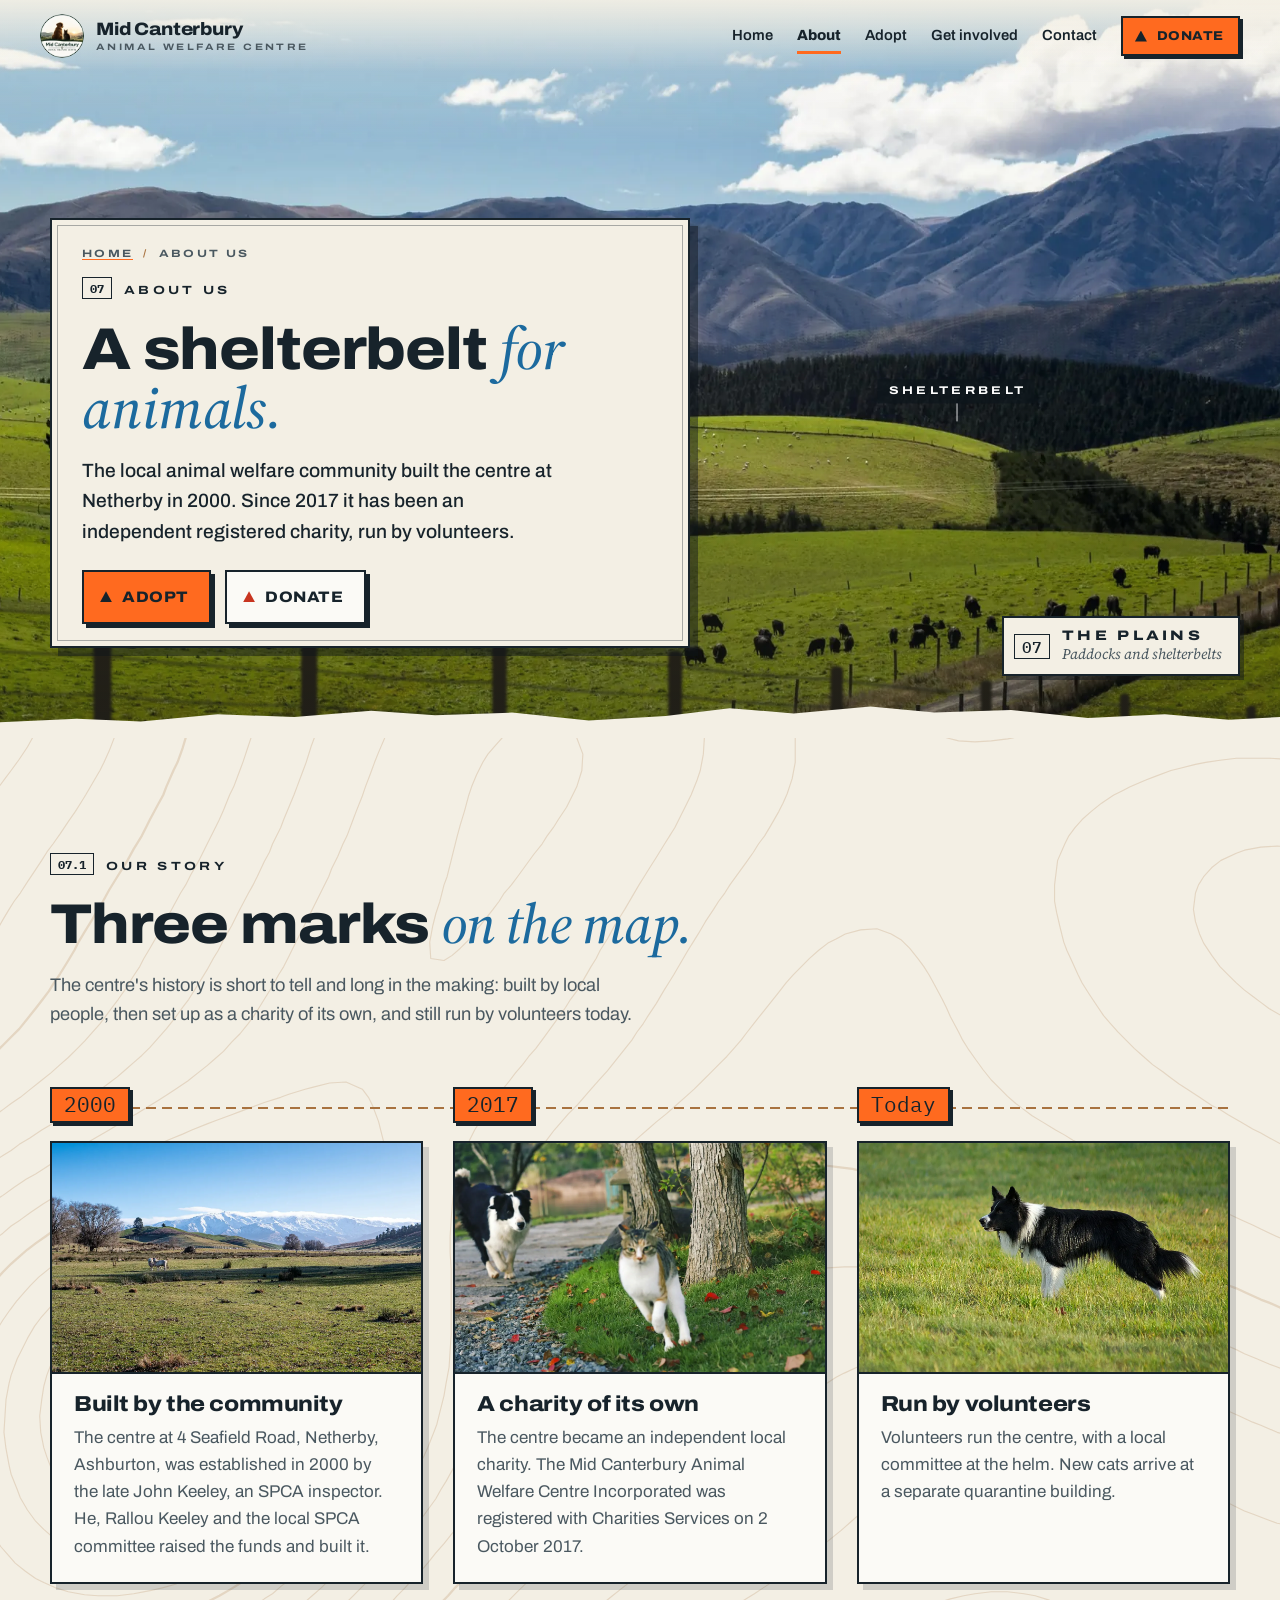
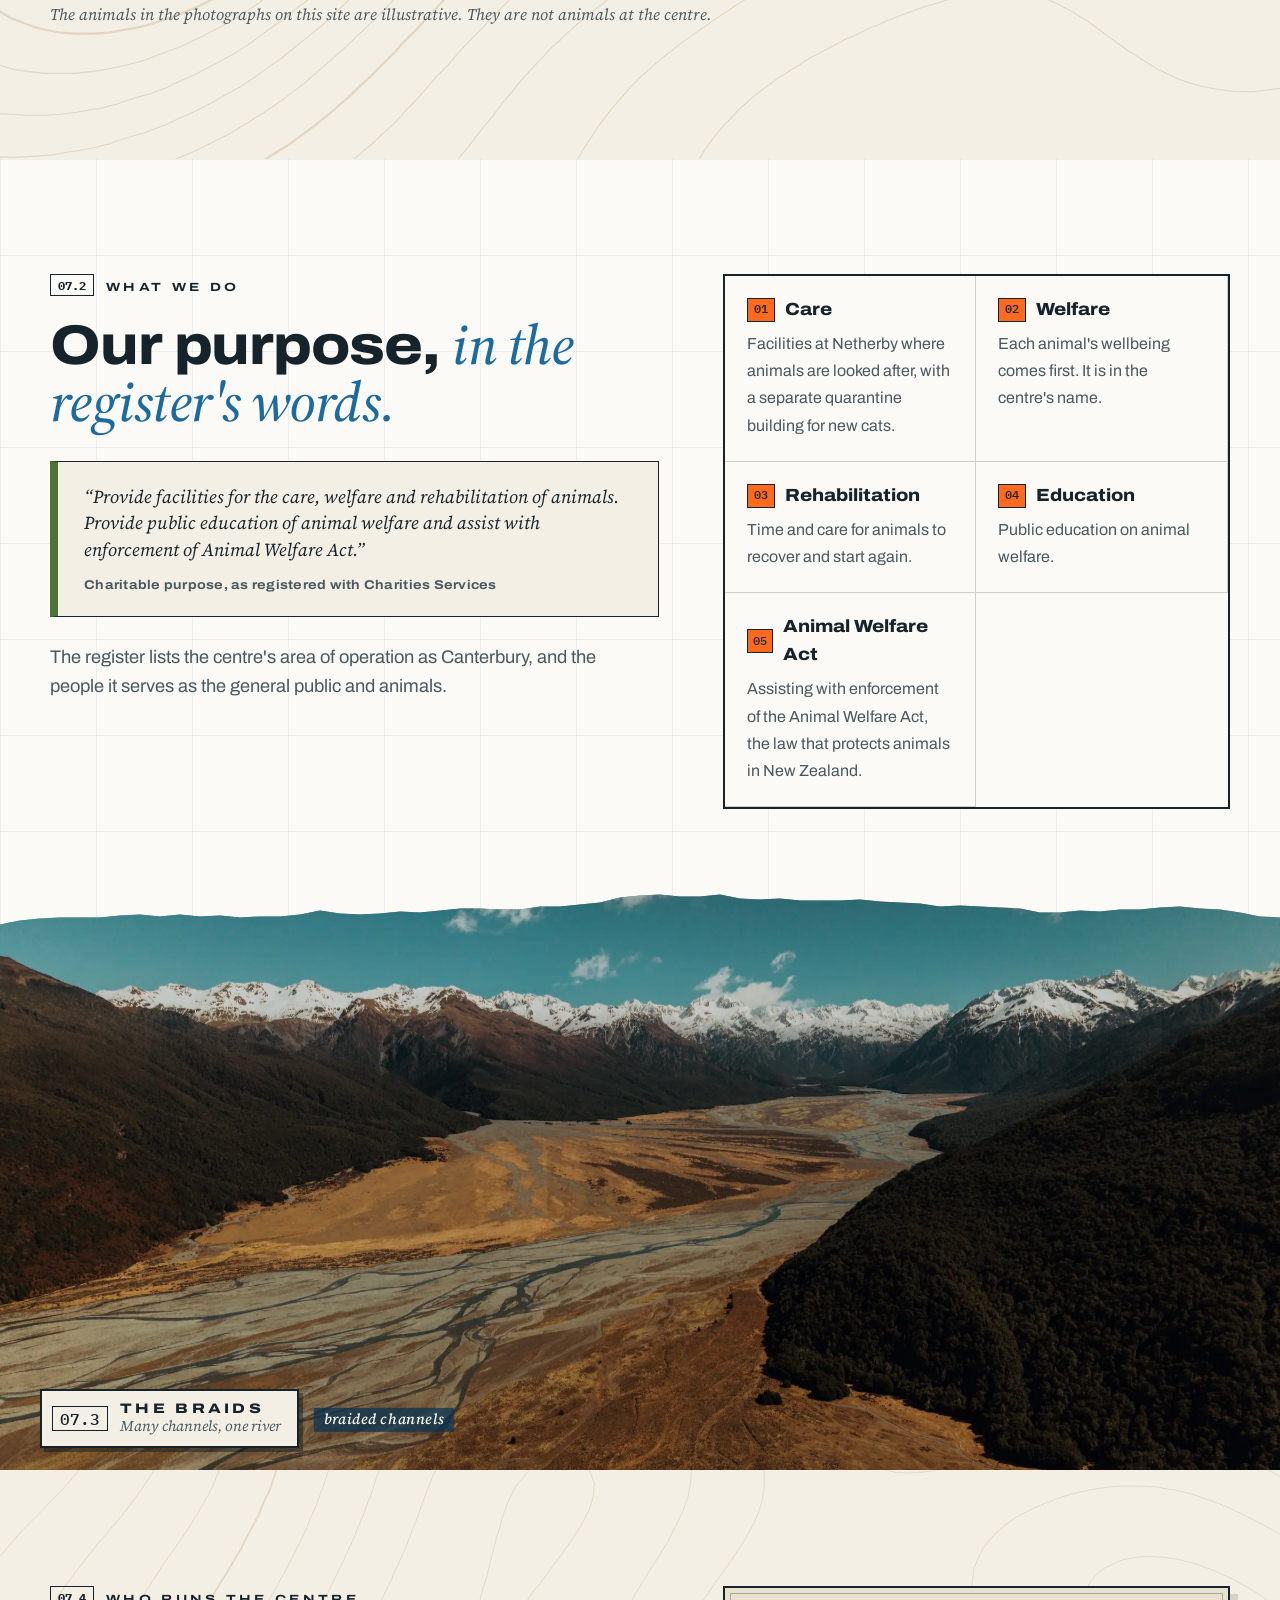
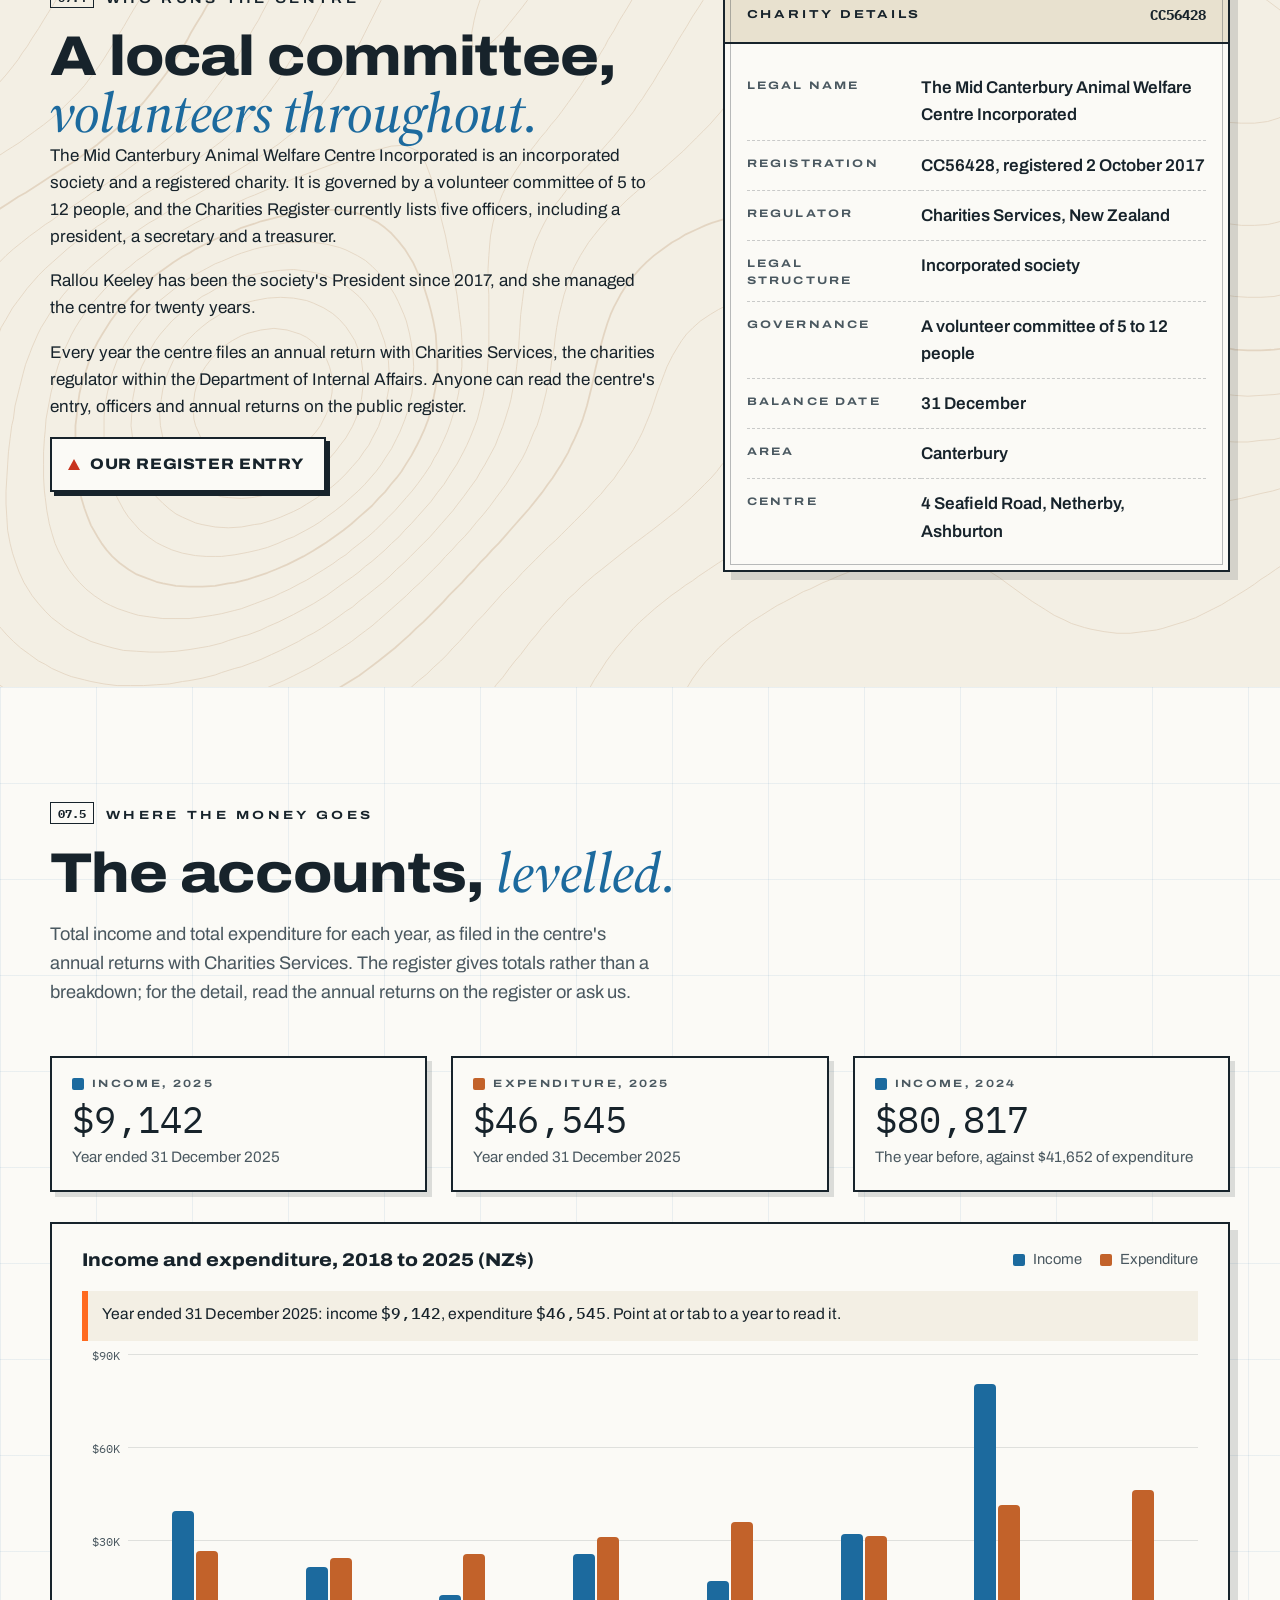
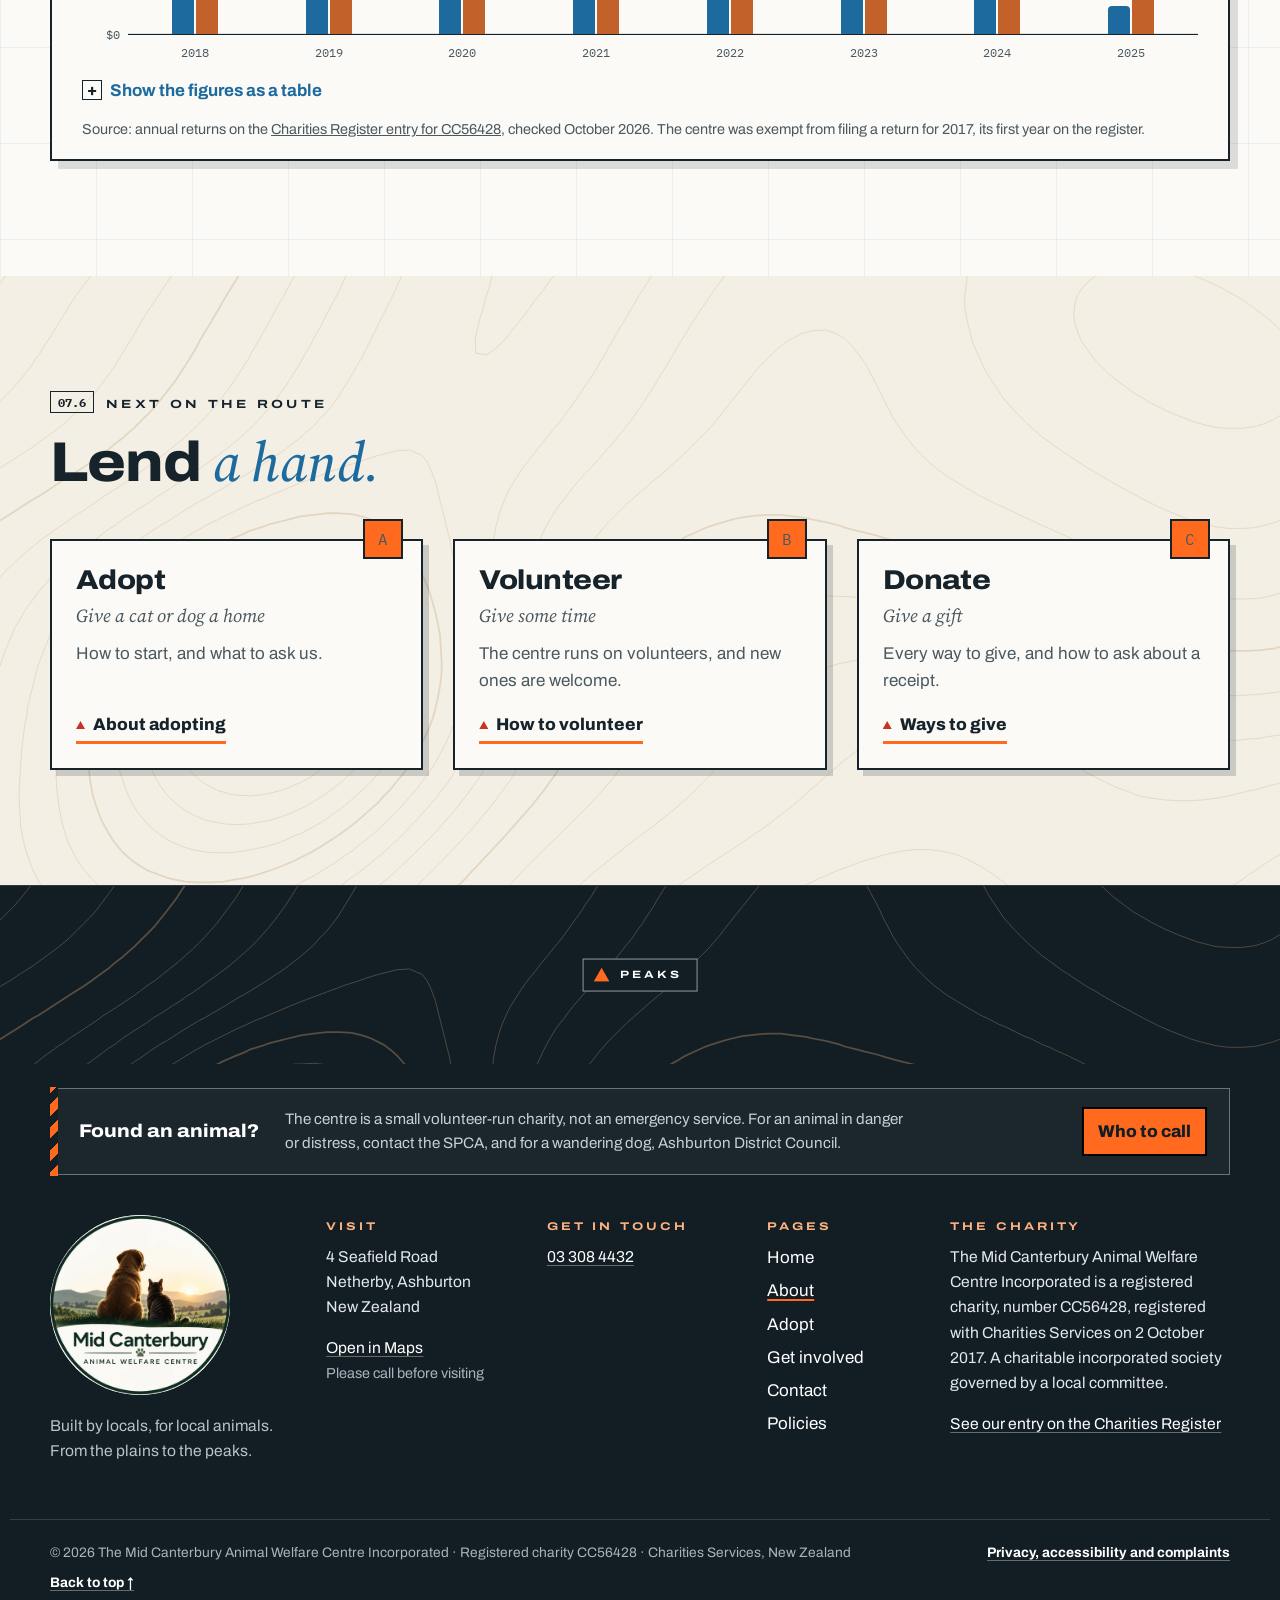
<file: about.html>
<!doctype html>
<html lang="en-NZ">
<head>
<meta charset="utf-8">
<meta name="viewport" content="width=device-width, initial-scale=1, viewport-fit=cover">
<title>About us · Mid Canterbury Animal Welfare Centre</title>
<meta name="description" content="The story of the Mid Canterbury Animal Welfare Centre at Netherby, Ashburton: built by the community in 2000, a registered charity (CC56428) since 2017, with its purpose, governance and accounts.">
<meta name="theme-color" content="#F3EFE4">
<meta property="og:type" content="website">
<meta property="og:locale" content="en_NZ">
<meta property="og:site_name" content="Mid Canterbury Animal Welfare Centre">
<meta property="og:title" content="About the Mid Canterbury Animal Welfare Centre">
<meta property="og:description" content="The story of the Mid Canterbury Animal Welfare Centre at Netherby, Ashburton: built by the community in 2000, a registered charity (CC56428) since 2017, with its purpose, governance and accounts.">
<meta property="og:image" content="https://midcanterburyanimalwelfare.com/assets/og-hero-v1.jpg?v=1">
<meta property="og:image:type" content="image/jpeg">
<meta property="og:image:width" content="1800">
<meta property="og:image:height" content="945">
<meta property="og:image:alt" content="Aerial photograph of farmland and a river below the snow-capped Mt Hutt range in Canterbury, with the Mid Canterbury Animal Welfare Centre name on a map-style title block.">
<meta name="twitter:card" content="summary_large_image">
<meta name="twitter:image" content="https://midcanterburyanimalwelfare.com/assets/og-hero-v1.jpg?v=1">
<link rel="icon" href="assets/brand/mcawc-icon-128.png" type="image/png">
<link rel="apple-touch-icon" href="assets/brand/apple-touch-icon.png">
<link rel="preconnect" href="https://fonts.googleapis.com">
<link rel="preconnect" href="https://fonts.gstatic.com" crossorigin>
<link rel="stylesheet" href="https://fonts.googleapis.com/css2?family=Archivo:ital,wdth,wght@0,62..125,100..900;1,62..125,100..900&family=Source+Serif+4:ital,opsz,wght@1,8..60,400..600&family=IBM+Plex+Mono:wght@500&display=swap">
<link rel="preload" as="image" href="assets/photo/plains.webp" imagesrcset="assets/photo/plains-1200.webp 1200w, assets/photo/plains.webp 2400w" imagesizes="(max-width: 760px) 200vw, 100vw" fetchpriority="high">
<link rel="stylesheet" href="assets/style.css">
<script type="application/ld+json">
{"@context":"https://schema.org","@type":"NGO","name":"The Mid Canterbury Animal Welfare Centre Incorporated","alternateName":"Mid Canterbury Animal Welfare Centre","description":"A volunteer-run animal welfare charity at Netherby, Ashburton, New Zealand.","address":{"@type":"PostalAddress","streetAddress":"4 Seafield Road, Netherby","addressLocality":"Ashburton","addressRegion":"Canterbury","addressCountry":"NZ"},"telephone":"+64 3 308 4432","areaServed":"Canterbury, New Zealand","identifier":{"@type":"PropertyValue","propertyID":"New Zealand Charities Services registration number","value":"CC56428"},"sameAs":["https://register.charities.govt.nz/Charity/CC56428"]}
</script>
</head>
<body>

<a class="skip" href="#main">Skip to content</a>

<!--part:header-->
<header class="bar" data-bar>
  <a class="brand" href="index.html" aria-label="Mid Canterbury Animal Welfare Centre, home">
    <img class="brand-mark brand-logo" src="assets/brand/mcawc-logo-120.webp" alt="" width="44" height="44">
    <span class="brand-word"><b>Mid Canterbury</b><small>Animal Welfare Centre</small></span>
  </a>
  <nav class="nav" id="site-nav" aria-label="Main">
    <a href="index.html">Home</a>
    <a href="about.html" aria-current="page">About</a>
    <a href="adopt.html">Adopt</a>
    <a href="help.html">Get involved</a>
    <a href="contact.html">Contact</a>
  </nav>
  <a class="btn btn-sm bar-cta" href="help.html#donate">Donate</a>
  <button class="menu-btn" type="button" aria-expanded="false" aria-controls="site-nav" data-menu><span class="menu-ico" aria-hidden="true"><i></i><i></i><i></i></span><span data-menu-label>Menu</span></button>
</header>
<!--/part:header-->

<main id="main">

<section class="page-head" id="top" aria-labelledby="page-title">
  <div class="ph depth" style="--r:2400/1200;--fy:60%;--hz:46%">
    <div class="ph-move dl-bg" data-par="-.1">
      <div class="ph-frame">
        <img data-ai="assets/ai/plains.jpg" src="assets/photo/plains.webp" srcset="assets/photo/plains-1200.webp 1200w, assets/photo/plains.webp 2400w" sizes="(max-width: 760px) 200vw, 100vw" width="2400" height="1200" fetchpriority="high" decoding="async" alt="Green rolling paddocks with a long fence line, a few cattle and dark shelterbelts below brown hills and a blue sky.">
      </div>
    </div>
    <div class="ph-move dl-mid" data-par="-.06" aria-hidden="true">
      <div class="ph-frame">
        <img data-ai="assets/ai/plains.jpg" src="assets/photo/plains.webp" srcset="assets/photo/plains-1200.webp 1200w, assets/photo/plains.webp 2400w" sizes="(max-width: 760px) 200vw, 100vw" width="2400" height="1200" decoding="async" alt="">
      </div>
    </div>
    <div class="ph-move dl-lab" data-par="-.06" aria-hidden="true">
      <div class="ph-frame">
        <span class="ml ml-area ml-wide" style="--x:68%;--y:52%" aria-hidden="true">Shelterbelt</span>
      </div>
    </div>
    <div class="dl-fg dl-fg-fence" data-par=".2" aria-hidden="true"><img src="assets/layers/fg-fence.svg" width="2400" height="520" alt=""></div>
  </div>
  <div class="page-head-copy wrap">
    <div class="legend">
      <ol class="crumbs" aria-label="Breadcrumb"><li><a href="index.html">Home</a></li><li aria-current="page">About us</li></ol>
      <p class="eyebrow"><span class="sheet">07</span>About us</p>
      <h1 id="page-title">A shelterbelt <em>for animals.</em></h1>
      <p class="promise">The local animal welfare community built the centre at Netherby in 2000. Since 2017 it has been an independent registered charity, run by volunteers.</p>
      <div class="hero-actions"><a class="btn" href="adopt.html">Adopt</a><a class="btn btn-ghost" href="help.html#donate">Donate</a></div>
    </div>
  </div>
  <p class="band-tag" aria-hidden="true"><b>07</b><span>The plains</span><small>Paddocks and shelterbelts</small></p>
</section>

<!-- =============================================================== HISTORY: three benchmarks -->
<section class="sec topo" aria-labelledby="hist-title">
  <div class="wrap">
    <div class="sec-head">
      <p class="eyebrow"><span class="sheet">07.1</span>Our story</p>
      <h2 id="hist-title">Three marks <em>on the map.</em></h2>
      <p class="lede">The centre's history is short to tell and long in the making: built by local people, then set up as a charity of its own, and still run by volunteers today.</p>
    </div>
    <ol class="marks">
      <li class="mark">
        <span class="mark-yr">2000</span>
        <article class="mark-card">
          <img src="assets/photo/who-2000.webp" width="1400" height="875" loading="lazy" decoding="async" alt="Sheep grazing a wide paddock below a snow-covered mountain range on a clear day.">
          <div><h3>Built by the community</h3><p>The centre at 4 Seafield Road, Netherby, Ashburton, was established in 2000 by the late John Keeley, an SPCA inspector. He, Rallou Keeley and the local SPCA committee raised the funds and built it.</p></div>
        </article>
      </li>
      <li class="mark">
        <span class="mark-yr">2017</span>
        <article class="mark-card">
          <img src="assets/photo/who-2017.webp" width="1400" height="875" loading="lazy" decoding="async" alt="A black and white dog and a tabby and white cat trotting together along a gravel path.">
          <div><h3>A charity of its own</h3><p>The centre became an independent local charity. The Mid Canterbury Animal Welfare Centre Incorporated was registered with Charities Services on 2 October 2017.</p></div>
        </article>
      </li>
      <li class="mark">
        <span class="mark-yr">Today</span>
        <article class="mark-card">
          <img src="assets/photo/who-today.webp" width="1400" height="875" loading="lazy" decoding="async" alt="A black and white border collie standing alert in a green paddock.">
          <div><h3>Run by volunteers</h3><p>Volunteers run the centre, with a local committee at the helm. New cats arrive at a separate quarantine building.</p></div>
        </article>
      </li>
    </ol>
    <p class="note-line">The animals in the photographs on this site are illustrative. They are not animals at the centre.</p>
  </div>
</section>

<!-- =============================================================== PURPOSE -->
<section class="sec sec-snow grid-paper" id="purpose" aria-labelledby="purpose-title">
  <div class="wrap split">
    <div>
      <p class="eyebrow"><span class="sheet">07.2</span>What we do</p>
      <h2 id="purpose-title">Our purpose, <em>in the register's words.</em></h2>
      <blockquote class="purpose">
        <p>&ldquo;Provide facilities for the care, welfare and rehabilitation of animals. Provide public education of animal welfare and assist with enforcement of Animal Welfare Act.&rdquo;</p>
        <footer>Charitable purpose, as registered with Charities Services</footer>
      </blockquote>
      <p class="lede-lg" style="margin-top:26px">The register lists the centre's area of operation as Canterbury, and the people it serves as the general public and animals.</p>
    </div>
    <ul class="legend-list" aria-label="The centre's work">
      <li><b><i>01</i>Care</b><span>Facilities at Netherby where animals are looked after, with a separate quarantine building for new cats.</span></li>
      <li><b><i>02</i>Welfare</b><span>Each animal's wellbeing comes first. It is in the centre's name.</span></li>
      <li><b><i>03</i>Rehabilitation</b><span>Time and care for animals to recover and start again.</span></li>
      <li><b><i>04</i>Education</b><span>Public education on animal welfare.</span></li>
      <li><b><i>05</i>Animal Welfare Act</b><span>Assisting with enforcement of the Animal Welfare Act, the law that protects animals in New Zealand.</span></li>
    </ul>
  </div>
</section>

<!-- =============================================================== BAND: the braids (a mid-page depth moment) -->
<figure class="band edge-2">
  <div class="ph depth" style="--r:2400/1350;--fy:62%;--hz:30%">
    <div class="ph-move dl-bg" data-par="-.1">
      <div class="ph-frame">
        <img data-ai="assets/ai/braids.jpg" src="assets/photo/braids.webp" srcset="assets/photo/braids-1200.webp 1200w, assets/photo/braids.webp 2400w" sizes="(max-width: 760px) 200vw, 100vw" width="2400" height="1350" fetchpriority="high" decoding="async" alt="Aerial view of a wide braided riverbed of grey shingle running between dark hills towards snowy peaks.">
      </div>
    </div>
    <div class="ph-move dl-mid" data-par="-.06" aria-hidden="true">
      <div class="ph-frame">
        <img data-ai="assets/ai/braids.jpg" src="assets/photo/braids.webp" srcset="assets/photo/braids-1200.webp 1200w, assets/photo/braids.webp 2400w" sizes="(max-width: 760px) 200vw, 100vw" width="2400" height="1350" decoding="async" alt="">
      </div>
    </div>
    <div class="ph-move dl-lab" data-par="-.06" aria-hidden="true">
      <div class="ph-frame">
        <span class="ml ml-water ml-wide" style="--x:30%;--y:80%" aria-hidden="true">braided channels</span>
      </div>
    </div>
  </div>
  <p class="band-tag" aria-hidden="true"><b>07.3</b><span>The braids</span><small>Many channels, one river</small></p>
</figure>

<!-- =============================================================== REGISTER + GOVERNANCE -->
<section class="sec topo" id="register" aria-labelledby="reg-title">
  <div class="wrap split">
    <div>
      <p class="eyebrow"><span class="sheet">07.4</span>Who runs the centre</p>
      <h2 id="reg-title">A local committee, <em>volunteers throughout.</em></h2>
      <div class="prose">
        <p>The Mid Canterbury Animal Welfare Centre Incorporated is an incorporated society and a registered charity. It is governed by a volunteer committee of 5 to 12 people, and the Charities Register currently lists five officers, including a president, a secretary and a treasurer.</p>
        <p>Rallou Keeley has been the society's President since 2017, and she managed the centre for twenty years.</p>
        <p>Every year the centre files an annual return with Charities Services, the charities regulator within the Department of Internal Affairs. Anyone can read the centre's entry, officers and annual returns on the public register.</p>
        <p class="pegs"><a class="btn btn-ghost" href="https://register.charities.govt.nz/Charity/CC56428" target="_blank" rel="noopener">Our register entry <span class="sr-only">(opens in a new tab)</span></a></p>
      </div>
    </div>
    <div class="reg">
      <p class="reg-h"><span>Charity details</span><span>CC56428</span></p>
      <dl>
        <dt>Legal name</dt><dd>The Mid Canterbury Animal Welfare Centre Incorporated</dd>
        <dt>Registration</dt><dd>CC56428, registered 2 October 2017</dd>
        <dt>Regulator</dt><dd>Charities Services, New Zealand</dd>
        <dt>Legal structure</dt><dd>Incorporated society</dd>
        <dt>Governance</dt><dd>A volunteer committee of 5 to 12 people</dd>
        <dt>Balance date</dt><dd>31 December</dd>
        <dt>Area</dt><dd>Canterbury</dd>
        <dt>Centre</dt><dd>4 Seafield Road, Netherby, Ashburton</dd>
      </dl>
    </div>
  </div>
</section>

<!-- =============================================================== MONEY -->
<section class="sec sec-snow grid-paper" id="money" aria-labelledby="money-title">
  <div class="wrap">
    <div class="sec-head">
      <p class="eyebrow"><span class="sheet">07.5</span>Where the money goes</p>
      <h2 id="money-title">The accounts, <em>levelled.</em></h2>
      <p class="lede">Total income and total expenditure for each year, as filed in the centre's annual returns with Charities Services. The register gives totals rather than a breakdown; for the detail, read the annual returns on the register or ask us.</p>
    </div>
    <div class="money-top">
      <div class="stat"><p class="stat-k"><span class="key key-in" aria-hidden="true"></span>Income, 2025</p><p class="stat-v">$9,142</p><p class="stat-s">Year ended 31 December 2025</p></div>
      <div class="stat"><p class="stat-k"><span class="key key-out" aria-hidden="true"></span>Expenditure, 2025</p><p class="stat-v">$46,545</p><p class="stat-s">Year ended 31 December 2025</p></div>
      <div class="stat"><p class="stat-k"><span class="key key-in" aria-hidden="true"></span>Income, 2024</p><p class="stat-v">$80,817</p><p class="stat-s">The year before, against $41,652 of expenditure</p></div>
    </div>
    <figure class="lv" data-chart aria-labelledby="lv-title" style="margin:0">
      <div class="lv-top">
        <p class="lv-title" id="lv-title">Income and expenditure, 2018 to 2025 (NZ$)</p>
        <ul class="lv-legend"><li><span class="key key-in" aria-hidden="true"></span>Income</li><li><span class="key key-out" aria-hidden="true"></span>Expenditure</li></ul>
      </div>
      <p class="lv-readout" data-readout aria-live="polite">Year ended 31 December 2025: income <b>$9,142</b>, expenditure <b>$46,545</b>. Point at or tab to a year to read it.</p>
      <div class="lv-plot">
        <div class="lv-grid" aria-hidden="true"><span style="bottom:0.0000%"><em>$0</em></span><span style="bottom:33.3333%"><em>$30K</em></span><span style="bottom:66.6667%"><em>$60K</em></span><span style="bottom:100.0000%"><em>$90K</em></span></div>
        <div class="lv-cols">
          <div class="lv-col" tabindex="0" role="img" aria-label="Year ended 31 December 2018: income $39,844, expenditure $26,776" data-say="Year ended 31 December 2018: income &lt;b&gt;$39,844&lt;/b&gt;, expenditure &lt;b&gt;$26,776&lt;/b&gt;"><span class="lv-bar in" style="--v:39844"></span><span class="lv-bar out" style="--v:26776"></span></div>
          <div class="lv-col" tabindex="0" role="img" aria-label="Year ended 31 December 2019: income $21,623, expenditure $24,682" data-say="Year ended 31 December 2019: income &lt;b&gt;$21,623&lt;/b&gt;, expenditure &lt;b&gt;$24,682&lt;/b&gt;"><span class="lv-bar in" style="--v:21623"></span><span class="lv-bar out" style="--v:24682"></span></div>
          <div class="lv-col" tabindex="0" role="img" aria-label="Year ended 31 December 2020: income $12,774, expenditure $26,004" data-say="Year ended 31 December 2020: income &lt;b&gt;$12,774&lt;/b&gt;, expenditure &lt;b&gt;$26,004&lt;/b&gt;"><span class="lv-bar in" style="--v:12774"></span><span class="lv-bar out" style="--v:26004"></span></div>
          <div class="lv-col" tabindex="0" role="img" aria-label="Year ended 31 December 2021: income $25,973, expenditure $31,245" data-say="Year ended 31 December 2021: income &lt;b&gt;$25,973&lt;/b&gt;, expenditure &lt;b&gt;$31,245&lt;/b&gt;"><span class="lv-bar in" style="--v:25973"></span><span class="lv-bar out" style="--v:31245"></span></div>
          <div class="lv-col" tabindex="0" role="img" aria-label="Year ended 31 December 2022: income $17,162, expenditure $36,270" data-say="Year ended 31 December 2022: income &lt;b&gt;$17,162&lt;/b&gt;, expenditure &lt;b&gt;$36,270&lt;/b&gt;"><span class="lv-bar in" style="--v:17162"></span><span class="lv-bar out" style="--v:36270"></span></div>
          <div class="lv-col" tabindex="0" role="img" aria-label="Year ended 31 December 2023: income $32,398, expenditure $31,720" data-say="Year ended 31 December 2023: income &lt;b&gt;$32,398&lt;/b&gt;, expenditure &lt;b&gt;$31,720&lt;/b&gt;"><span class="lv-bar in" style="--v:32398"></span><span class="lv-bar out" style="--v:31720"></span></div>
          <div class="lv-col" tabindex="0" role="img" aria-label="Year ended 31 December 2024: income $80,817, expenditure $41,652" data-say="Year ended 31 December 2024: income &lt;b&gt;$80,817&lt;/b&gt;, expenditure &lt;b&gt;$41,652&lt;/b&gt;"><span class="lv-bar in" style="--v:80817"></span><span class="lv-bar out" style="--v:41652"></span></div>
          <div class="lv-col" tabindex="0" role="img" aria-label="Year ended 31 December 2025: income $9,142, expenditure $46,545" data-say="Year ended 31 December 2025: income &lt;b&gt;$9,142&lt;/b&gt;, expenditure &lt;b&gt;$46,545&lt;/b&gt;"><span class="lv-bar in" style="--v:9142"></span><span class="lv-bar out" style="--v:46545"></span></div>
        </div>
      </div>
      <div class="lv-yrs" aria-hidden="true"><span>2018</span><span>2019</span><span>2020</span><span>2021</span><span>2022</span><span>2023</span><span>2024</span><span>2025</span></div>
      <details class="lv-table">
        <summary>Show the figures as a table</summary>
        <table>
          <caption class="sr-only">Total income and expenditure by year ended 31 December, NZ dollars</caption>
          <thead><tr><th scope="col">Year ended</th><th scope="col">Income</th><th scope="col">Expenditure</th></tr></thead>
          <tbody>
              <tr><td>31 Dec 2025</td><td>$9,142</td><td>$46,545</td></tr>
              <tr><td>31 Dec 2024</td><td>$80,817</td><td>$41,652</td></tr>
              <tr><td>31 Dec 2023</td><td>$32,398</td><td>$31,720</td></tr>
              <tr><td>31 Dec 2022</td><td>$17,162</td><td>$36,270</td></tr>
              <tr><td>31 Dec 2021</td><td>$25,973</td><td>$31,245</td></tr>
              <tr><td>31 Dec 2020</td><td>$12,774</td><td>$26,004</td></tr>
              <tr><td>31 Dec 2019</td><td>$21,623</td><td>$24,682</td></tr>
              <tr><td>31 Dec 2018</td><td>$39,844</td><td>$26,776</td></tr>
          </tbody>
        </table>
      </details>
      <figcaption class="lv-note">Source: annual returns on the <a href="https://register.charities.govt.nz/Charity/CC56428" target="_blank" rel="noopener">Charities Register entry for CC56428</a>, checked October 2026. The centre was exempt from filing a return for 2017, its first year on the register.</figcaption>
    </figure>
  </div>
</section>

<!-- =============================================================== NEXT -->
<section class="sec topo" aria-labelledby="next-title">
  <div class="wrap">
    <div class="sec-head">
      <p class="eyebrow"><span class="sheet">07.6</span>Next on the route</p>
      <h2 id="next-title">Lend <em>a hand.</em></h2>
    </div>
    <div class="signs">
      <article class="sign sign-plain"><div class="sign-body"><p class="sign-n" aria-hidden="true">A</p><h3>Adopt</h3><p class="sign-lede">Give a cat or dog a home</p><p>How to start, and what to ask us.</p><a class="sign-link" href="adopt.html">About adopting</a></div></article>
      <article class="sign sign-plain"><div class="sign-body"><p class="sign-n" aria-hidden="true">B</p><h3>Volunteer</h3><p class="sign-lede">Give some time</p><p>The centre runs on volunteers, and new ones are welcome.</p><a class="sign-link" href="help.html#volunteer">How to volunteer</a></div></article>
      <article class="sign sign-plain"><div class="sign-body"><p class="sign-n" aria-hidden="true">C</p><h3>Donate</h3><p class="sign-lede">Give a gift</p><p>Every way to give, and how to ask about a receipt.</p><a class="sign-link" href="help.html#donate">Ways to give</a></div></article>
    </div>
  </div>
</section>

</main>

<!--part:footer-->
<footer class="foot" id="foot">
  <div class="foot-topo" aria-hidden="true"><span class="foot-trig"><i></i>Peaks</span></div>
  <div class="foot-body">
    <div class="wrap">
      <aside class="foot-found" aria-labelledby="ff-title">
        <h2 id="ff-title" class="foot-found-h">Found an animal?</h2>
        <p>The centre is a small volunteer-run charity, not an emergency service. For an animal in danger or distress, contact the SPCA, and for a wandering dog, Ashburton District Council.</p>
        <a class="foot-found-link" href="contact.html#found">Who to call</a>
      </aside>
    </div>
    <div class="wrap foot-grid">
      <div class="foot-brand">
        <img class="foot-logo" src="assets/brand/mcawc-logo-440.webp" alt="Mid Canterbury Animal Welfare Centre logo" width="220" height="220" loading="lazy">
                <p class="foot-tag">Built by locals, for local animals. From the plains to the peaks.</p>
      </div>
      <div>
        <h2 class="foot-h">Visit</h2>
        <p>4 Seafield Road<br>Netherby, Ashburton<br>New Zealand</p>
        <p><a href="https://www.google.com/maps/search/?api=1&amp;query=4%20Seafield%20Road%2C%20Netherby%2C%20Ashburton%2C%20New%20Zealand" target="_blank" rel="noopener">Open in Maps</a><br><span class="foot-note">Please call before visiting</span></p>
      </div>
      <div>
        <h2 class="foot-h">Get in touch</h2>
        <p><a href="tel:+6433084432">03 308 4432</a></p>
      </div>
      <nav aria-label="Footer">
        <h2 class="foot-h">Pages</h2>
        <ul class="foot-links">
          <li><a href="index.html">Home</a></li>
          <li><a href="about.html" aria-current="page">About</a></li>
          <li><a href="adopt.html">Adopt</a></li>
          <li><a href="help.html">Get involved</a></li>
          <li><a href="contact.html">Contact</a></li>
          <li><a href="policies.html">Policies</a></li>
        </ul>
      </nav>
      <div>
        <h2 class="foot-h">The charity</h2>
        <p>The Mid Canterbury Animal Welfare Centre Incorporated is a registered charity, number CC56428, registered with Charities Services on 2 October 2017. A charitable incorporated society governed by a local committee.</p>
        <p><a href="https://register.charities.govt.nz/Charity/CC56428" target="_blank" rel="noopener">See our entry on the Charities Register</a></p>
      </div>
    </div>
    <div class="wrap foot-base">
      <p>&copy; 2026 The Mid Canterbury Animal Welfare Centre Incorporated &middot; Registered charity CC56428 &middot; Charities Services, New Zealand</p>
      <p><a href="policies.html">Privacy, accessibility and complaints</a></p>
      <a href="#top">Back to top <span aria-hidden="true">&uarr;</span></a>
    </div>
  </div>
</footer>
<!--/part:footer-->

<script src="assets/main.js" defer></script>
</body>
</html>
</file>
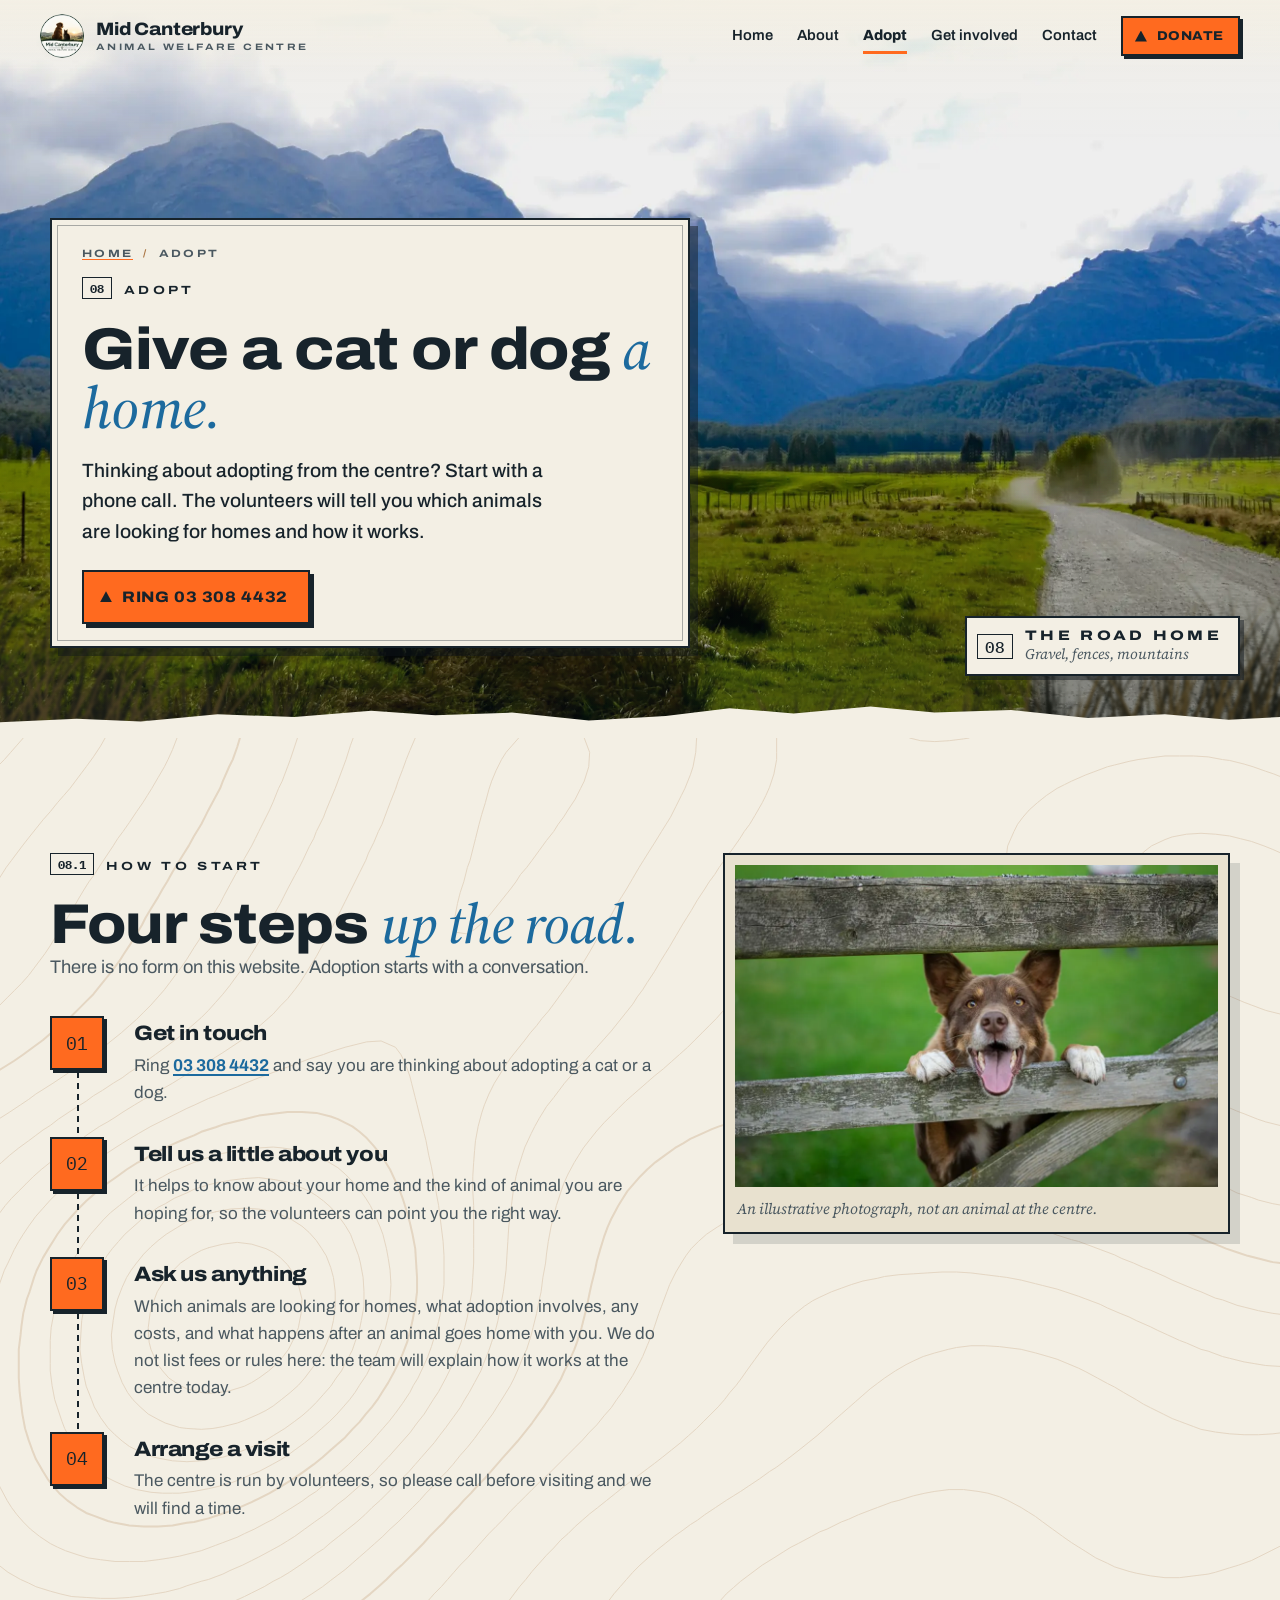
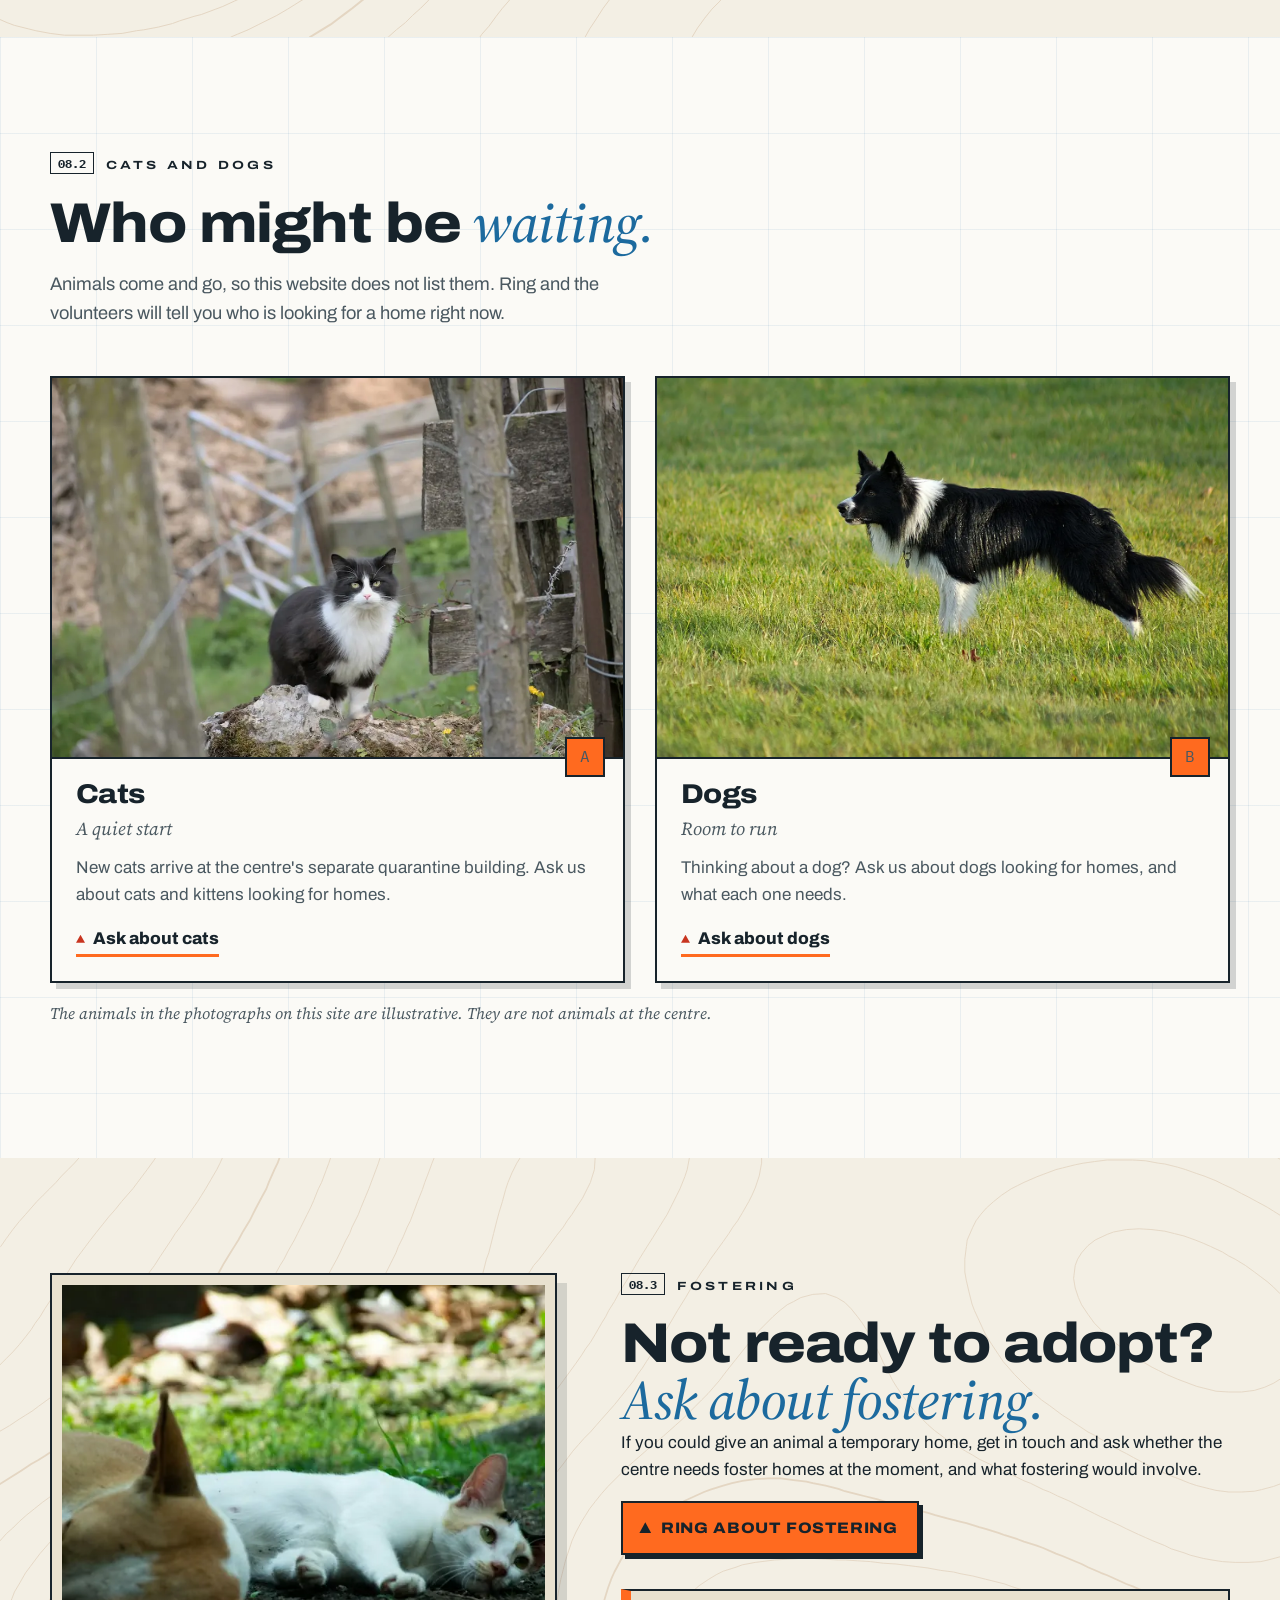
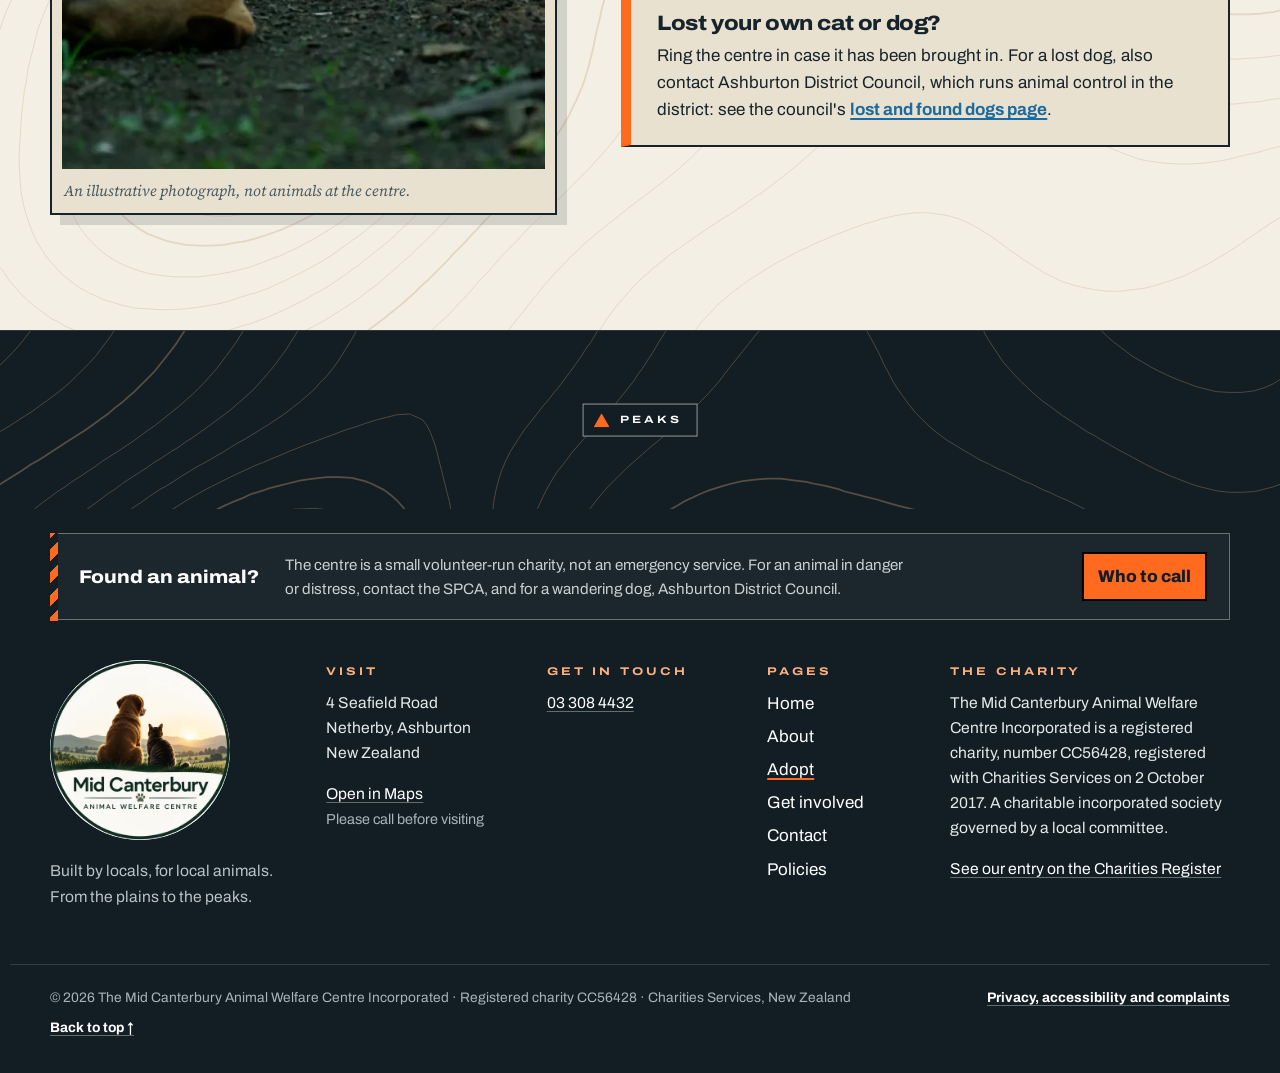
<file: adopt.html>
<!doctype html>
<html lang="en-NZ">
<head>
<meta charset="utf-8">
<meta name="viewport" content="width=device-width, initial-scale=1, viewport-fit=cover">
<title>Adopt a cat or dog · Mid Canterbury Animal Welfare Centre</title>
<meta name="description" content="How to start adopting a cat or dog from the Mid Canterbury Animal Welfare Centre at Netherby, Ashburton: ring the volunteers, and ask about fostering.">
<meta name="theme-color" content="#F3EFE4">
<meta property="og:type" content="website">
<meta property="og:locale" content="en_NZ">
<meta property="og:site_name" content="Mid Canterbury Animal Welfare Centre">
<meta property="og:title" content="Adopt a cat or dog · Mid Canterbury Animal Welfare Centre">
<meta property="og:description" content="How to start adopting a cat or dog from the Mid Canterbury Animal Welfare Centre at Netherby, Ashburton: ring the volunteers, and ask about fostering.">
<meta property="og:image" content="https://midcanterburyanimalwelfare.com/assets/og-hero-v1.jpg?v=1">
<meta property="og:image:type" content="image/jpeg">
<meta property="og:image:width" content="1800">
<meta property="og:image:height" content="945">
<meta property="og:image:alt" content="Aerial photograph of farmland and a river below the snow-capped Mt Hutt range in Canterbury, with the Mid Canterbury Animal Welfare Centre name on a map-style title block.">
<meta name="twitter:card" content="summary_large_image">
<meta name="twitter:image" content="https://midcanterburyanimalwelfare.com/assets/og-hero-v1.jpg?v=1">
<link rel="icon" href="assets/brand/mcawc-icon-128.png" type="image/png">
<link rel="apple-touch-icon" href="assets/brand/apple-touch-icon.png">
<link rel="preconnect" href="https://fonts.googleapis.com">
<link rel="preconnect" href="https://fonts.gstatic.com" crossorigin>
<link rel="stylesheet" href="https://fonts.googleapis.com/css2?family=Archivo:ital,wdth,wght@0,62..125,100..900;1,62..125,100..900&family=Source+Serif+4:ital,opsz,wght@1,8..60,400..600&family=IBM+Plex+Mono:wght@500&display=swap">
<link rel="preload" as="image" href="assets/photo/gravel-road.webp" imagesrcset="assets/photo/gravel-road-1200.webp 1200w, assets/photo/gravel-road.webp 2400w" imagesizes="(max-width: 760px) 200vw, 100vw" fetchpriority="high">
<link rel="stylesheet" href="assets/style.css">

</head>
<body>

<a class="skip" href="#main">Skip to content</a>

<!--part:header-->
<header class="bar" data-bar>
  <a class="brand" href="index.html" aria-label="Mid Canterbury Animal Welfare Centre, home">
    <img class="brand-mark brand-logo" src="assets/brand/mcawc-logo-120.webp" alt="" width="44" height="44">
    <span class="brand-word"><b>Mid Canterbury</b><small>Animal Welfare Centre</small></span>
  </a>
  <nav class="nav" id="site-nav" aria-label="Main">
    <a href="index.html">Home</a>
    <a href="about.html">About</a>
    <a href="adopt.html" aria-current="page">Adopt</a>
    <a href="help.html">Get involved</a>
    <a href="contact.html">Contact</a>
  </nav>
  <a class="btn btn-sm bar-cta" href="help.html#donate">Donate</a>
  <button class="menu-btn" type="button" aria-expanded="false" aria-controls="site-nav" data-menu><span class="menu-ico" aria-hidden="true"><i></i><i></i><i></i></span><span data-menu-label>Menu</span></button>
</header>
<!--/part:header-->

<main id="main">

<section class="page-head" id="top" aria-labelledby="page-title">
  <div class="ph depth" style="--r:2400/1263;--fy:62%;--hz:60%">
    <div class="ph-move dl-bg" data-par="-.1">
      <div class="ph-frame">
        <img data-ai="assets/ai/gravel-letterbox.jpg" src="assets/photo/gravel-road.webp" srcset="assets/photo/gravel-road-1200.webp 1200w, assets/photo/gravel-road.webp 2400w" sizes="(max-width: 760px) 200vw, 100vw" width="2400" height="1263" fetchpriority="high" decoding="async" alt="A gravel road running between fenced green paddocks towards dark mountains under cloud.">
      </div>
    </div>
    <div class="ph-move dl-mid" data-par="-.06" aria-hidden="true">
      <div class="ph-frame">
        <img data-ai="assets/ai/gravel-letterbox.jpg" src="assets/photo/gravel-road.webp" srcset="assets/photo/gravel-road-1200.webp 1200w, assets/photo/gravel-road.webp 2400w" sizes="(max-width: 760px) 200vw, 100vw" width="2400" height="1263" decoding="async" alt="">
      </div>
    </div>
    <div class="dl-fg dl-fg-tussock" data-par=".2" aria-hidden="true"><img src="assets/layers/fg-tussock.svg" data-ai="assets/ai/fg-tussock.png" width="2400" height="520" alt=""></div>
  </div>
  <div class="page-head-copy wrap">
    <div class="legend">
      <ol class="crumbs" aria-label="Breadcrumb"><li><a href="index.html">Home</a></li><li aria-current="page">Adopt</li></ol>
      <p class="eyebrow"><span class="sheet">08</span>Adopt</p>
      <h1 id="page-title">Give a cat or dog <em>a home.</em></h1>
      <p class="promise">Thinking about adopting from the centre? Start with a phone call. The volunteers will tell you which animals are looking for homes and how it works.</p>
      <div class="hero-actions"><a class="btn" href="tel:+6433084432">Ring 03 308 4432</a></div>
    </div>
  </div>
  <p class="band-tag" aria-hidden="true"><b>08</b><span>The road home</span><small>Gravel, fences, mountains</small></p>
</section>

<!-- =============================================================== HOW TO START -->
<section class="sec topo" id="start" aria-labelledby="start-title">
  <div class="wrap split">
    <div>
      <p class="eyebrow"><span class="sheet">08.1</span>How to start</p>
      <h2 id="start-title">Four steps <em>up the road.</em></h2>
      <p class="lede-lg">There is no form on this website. Adoption starts with a conversation.</p>
      <ol class="route" style="margin-top:34px">
        <li><div><h3>Get in touch</h3><p>Ring <a href="tel:+6433084432">03 308 4432</a> and say you are thinking about adopting a cat or a dog.</p></div></li>
        <li><div><h3>Tell us a little about you</h3><p>It helps to know about your home and the kind of animal you are hoping for, so the volunteers can point you the right way.</p></div></li>
        <li><div><h3>Ask us anything</h3><p>Which animals are looking for homes, what adoption involves, any costs, and what happens after an animal goes home with you. We do not list fees or rules here: the team will explain how it works at the centre today.</p></div></li>
        <li><div><h3>Arrange a visit</h3><p>The centre is run by volunteers, so please call before visiting and we will find a time.</p></div></li>
      </ol>
    </div>
    <figure class="plate-fig">
      <img src="assets/photo/card-adopt.webp" data-ai="assets/ai/collie-gate.jpg" width="1000" height="666" loading="lazy" decoding="async" alt="A brown and white farm dog resting its front paws on a weathered timber gate, mouth open.">
      <figcaption>An illustrative photograph, not an animal at the centre.</figcaption>
    </figure>
  </div>
</section>

<!-- =============================================================== CATS AND DOGS -->
<section class="sec sec-snow grid-paper" id="cats-dogs" aria-labelledby="cd-title">
  <div class="wrap">
    <div class="sec-head">
      <p class="eyebrow"><span class="sheet">08.2</span>Cats and dogs</p>
      <h2 id="cd-title">Who might be <em>waiting.</em></h2>
      <p class="lede">Animals come and go, so this website does not list them. Ring and the volunteers will tell you who is looking for a home right now.</p>
    </div>
    <div class="signs signs-2">
      <article class="sign">
        <img class="sign-photo" src="assets/photo/card-donate.webp" data-ai="assets/ai/farm-cat.jpg" width="1000" height="666" loading="lazy" decoding="async" alt="A fluffy black and white cat sitting on a rock beside old fence posts and wire.">
        <div class="sign-body">
          <p class="sign-n" aria-hidden="true">A</p>
          <h3>Cats</h3>
          <p class="sign-lede">A quiet start</p>
          <p>New cats arrive at the centre's separate quarantine building. Ask us about cats and kittens looking for homes.</p>
          <a class="sign-link" href="tel:+6433084432">Ask about cats</a>
        </div>
      </article>
      <article class="sign">
        <img class="sign-photo" src="assets/photo/who-today.webp" width="1400" height="875" loading="lazy" decoding="async" alt="A black and white border collie standing alert in a green paddock.">
        <div class="sign-body">
          <p class="sign-n" aria-hidden="true">B</p>
          <h3>Dogs</h3>
          <p class="sign-lede">Room to run</p>
          <p>Thinking about a dog? Ask us about dogs looking for homes, and what each one needs.</p>
          <a class="sign-link" href="tel:+6433084432">Ask about dogs</a>
        </div>
      </article>
    </div>
    <p class="note-line">The animals in the photographs on this site are illustrative. They are not animals at the centre.</p>
  </div>
</section>

<!-- =============================================================== FOSTER + LOST -->
<section class="sec topo" id="foster" aria-labelledby="foster-title">
  <div class="wrap split split-rev">
    <figure class="plate-fig">
      <img src="assets/photo/napping.webp" width="620" height="620" loading="lazy" decoding="async" alt="A tan and white dog asleep on the ground with a white cat resting against it." style="aspect-ratio:1">
      <figcaption>An illustrative photograph, not animals at the centre.</figcaption>
    </figure>
    <div>
      <p class="eyebrow"><span class="sheet">08.3</span>Fostering</p>
      <h2 id="foster-title">Not ready to adopt? <em>Ask about fostering.</em></h2>
      <div class="prose">
        <p>If you could give an animal a temporary home, get in touch and ask whether the centre needs foster homes at the moment, and what fostering would involve.</p>
        <p class="pegs"><a class="btn" href="tel:+6433084432">Ring about fostering</a></p>
      </div>
      <div class="ask" style="margin-top:34px">
        <h3>Lost your own cat or dog?</h3>
        <p>Ring the centre in case it has been brought in. For a lost dog, also contact Ashburton District Council, which runs animal control in the district: see the council's <a href="https://www.ashburtondc.govt.nz/services/dogs-and-animals/dogs-lost-and-found" target="_blank" rel="noopener">lost and found dogs page</a>.</p>
      </div>
    </div>
  </div>
</section>

</main>

<!--part:footer-->
<footer class="foot" id="foot">
  <div class="foot-topo" aria-hidden="true"><span class="foot-trig"><i></i>Peaks</span></div>
  <div class="foot-body">
    <div class="wrap">
      <aside class="foot-found" aria-labelledby="ff-title">
        <h2 id="ff-title" class="foot-found-h">Found an animal?</h2>
        <p>The centre is a small volunteer-run charity, not an emergency service. For an animal in danger or distress, contact the SPCA, and for a wandering dog, Ashburton District Council.</p>
        <a class="foot-found-link" href="contact.html#found">Who to call</a>
      </aside>
    </div>
    <div class="wrap foot-grid">
      <div class="foot-brand">
        <img class="foot-logo" src="assets/brand/mcawc-logo-440.webp" alt="Mid Canterbury Animal Welfare Centre logo" width="220" height="220" loading="lazy">
                <p class="foot-tag">Built by locals, for local animals. From the plains to the peaks.</p>
      </div>
      <div>
        <h2 class="foot-h">Visit</h2>
        <p>4 Seafield Road<br>Netherby, Ashburton<br>New Zealand</p>
        <p><a href="https://www.google.com/maps/search/?api=1&amp;query=4%20Seafield%20Road%2C%20Netherby%2C%20Ashburton%2C%20New%20Zealand" target="_blank" rel="noopener">Open in Maps</a><br><span class="foot-note">Please call before visiting</span></p>
      </div>
      <div>
        <h2 class="foot-h">Get in touch</h2>
        <p><a href="tel:+6433084432">03 308 4432</a></p>
      </div>
      <nav aria-label="Footer">
        <h2 class="foot-h">Pages</h2>
        <ul class="foot-links">
          <li><a href="index.html">Home</a></li>
          <li><a href="about.html">About</a></li>
          <li><a href="adopt.html" aria-current="page">Adopt</a></li>
          <li><a href="help.html">Get involved</a></li>
          <li><a href="contact.html">Contact</a></li>
          <li><a href="policies.html">Policies</a></li>
        </ul>
      </nav>
      <div>
        <h2 class="foot-h">The charity</h2>
        <p>The Mid Canterbury Animal Welfare Centre Incorporated is a registered charity, number CC56428, registered with Charities Services on 2 October 2017. A charitable incorporated society governed by a local committee.</p>
        <p><a href="https://register.charities.govt.nz/Charity/CC56428" target="_blank" rel="noopener">See our entry on the Charities Register</a></p>
      </div>
    </div>
    <div class="wrap foot-base">
      <p>&copy; 2026 The Mid Canterbury Animal Welfare Centre Incorporated &middot; Registered charity CC56428 &middot; Charities Services, New Zealand</p>
      <p><a href="policies.html">Privacy, accessibility and complaints</a></p>
      <a href="#top">Back to top <span aria-hidden="true">&uarr;</span></a>
    </div>
  </div>
</footer>
<!--/part:footer-->

<script src="assets/main.js" defer></script>
</body>
</html>
</file>
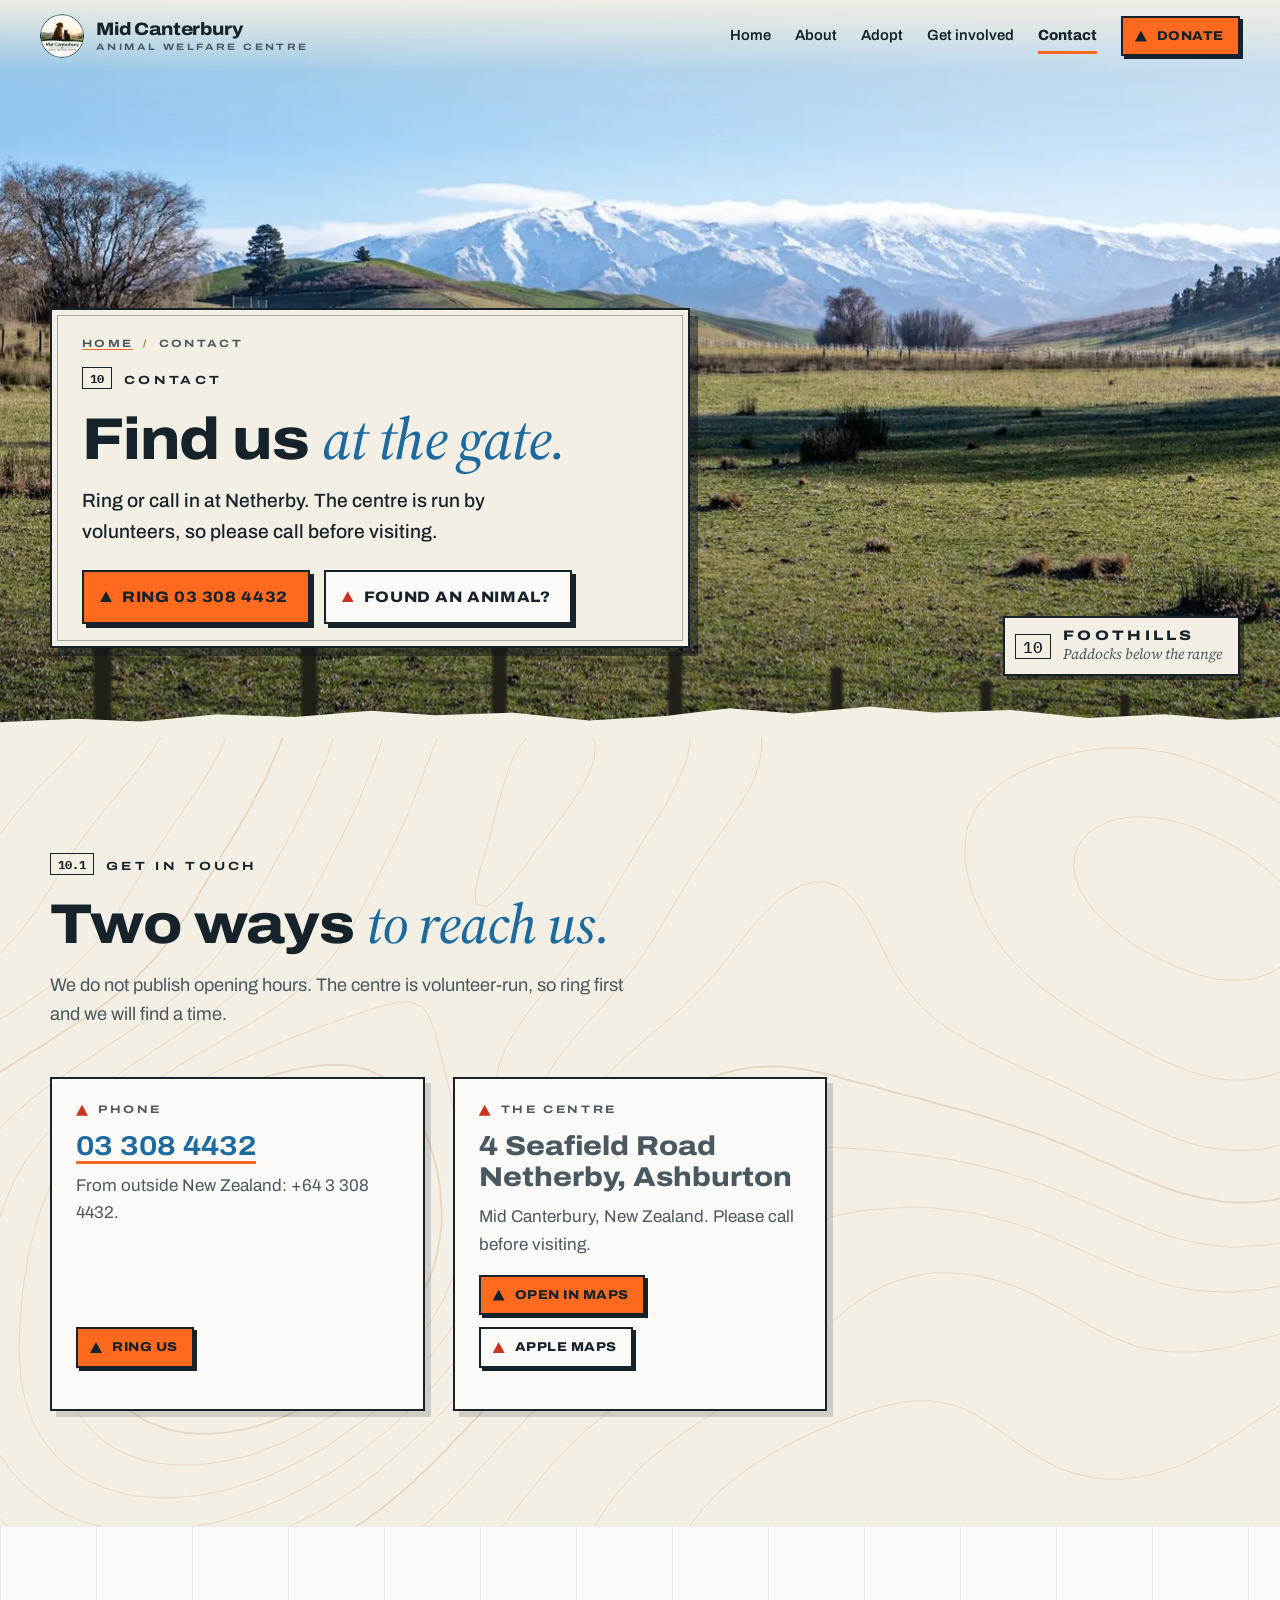
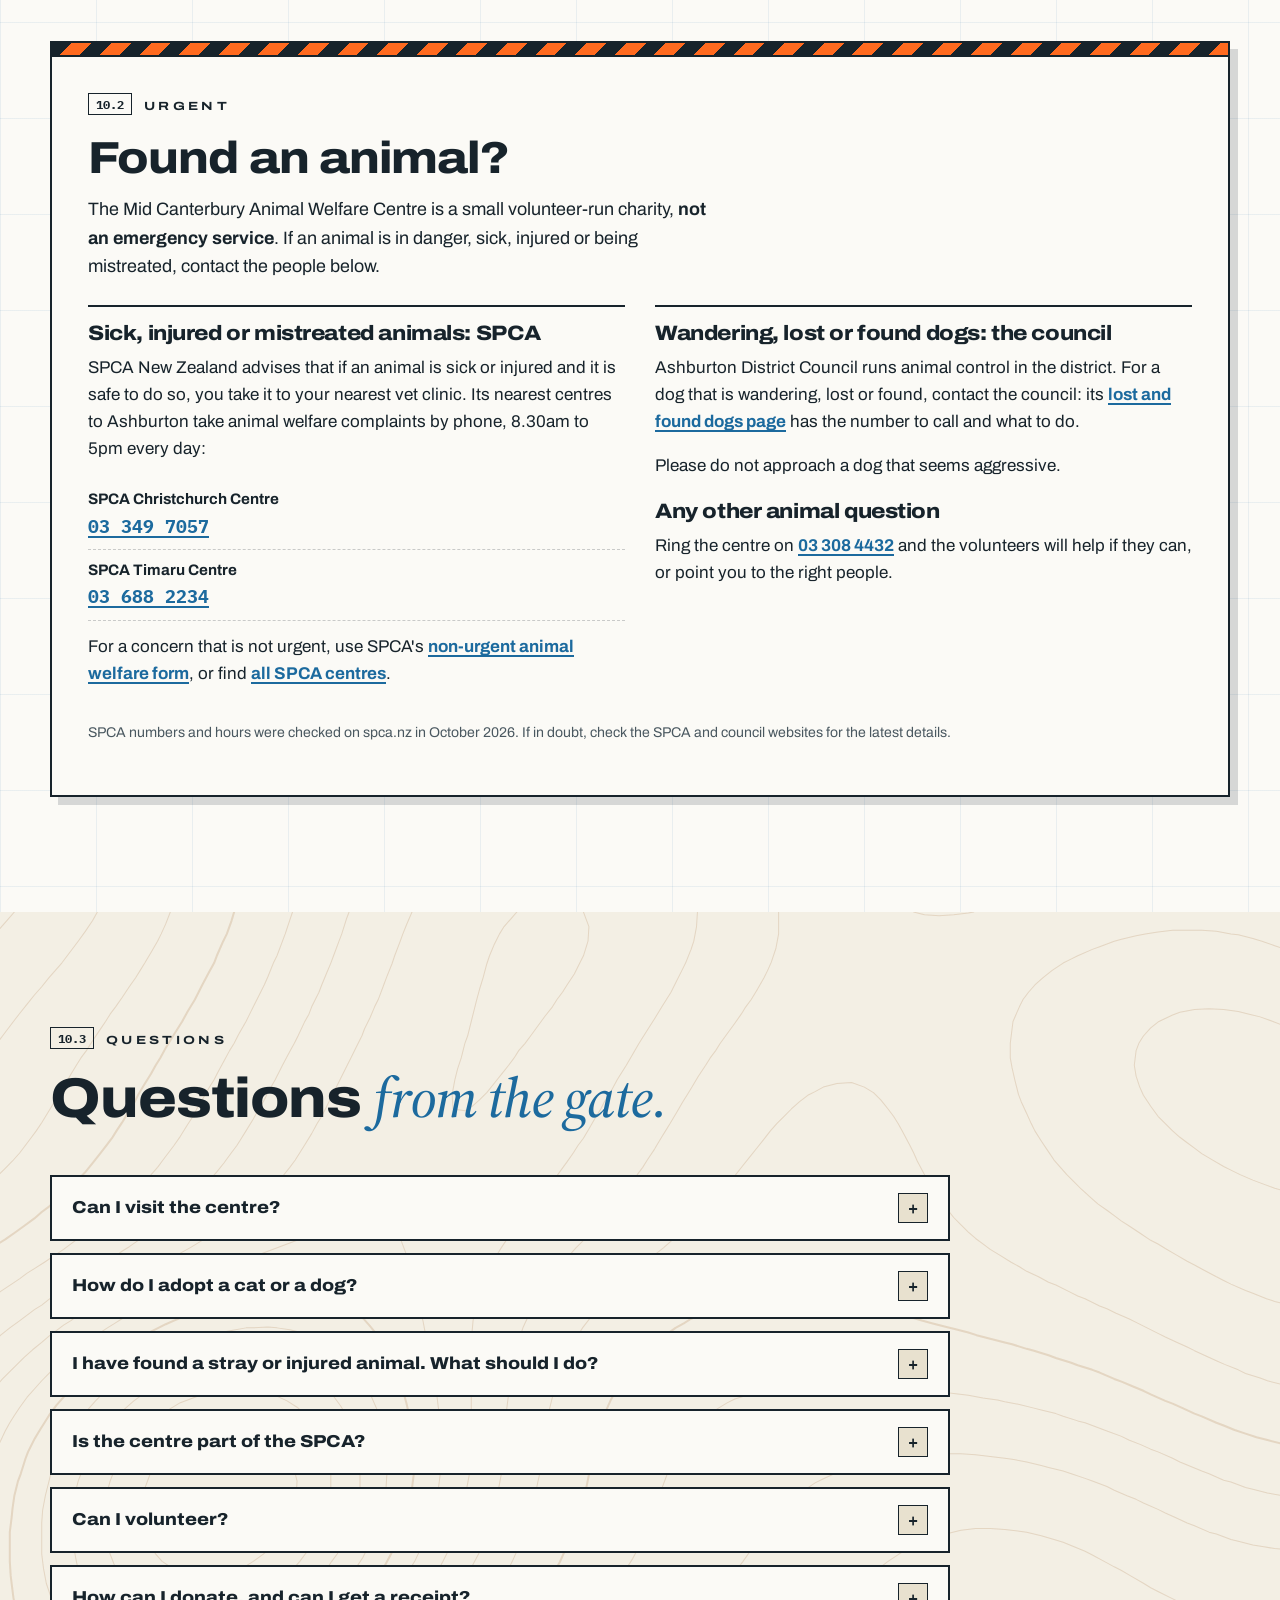
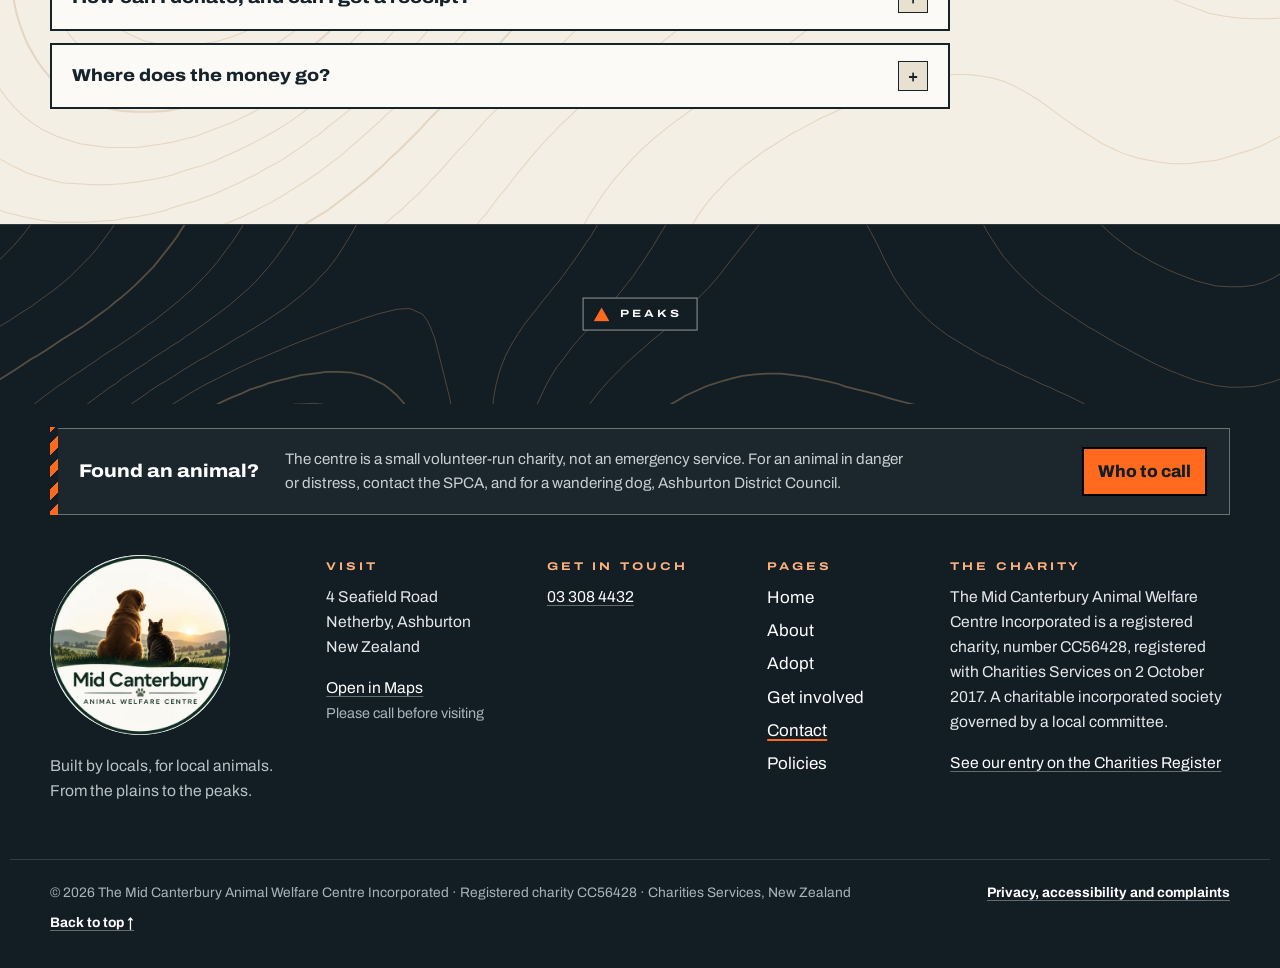
<file: contact.html>
<!doctype html>
<html lang="en-NZ">
<head>
<meta charset="utf-8">
<meta name="viewport" content="width=device-width, initial-scale=1, viewport-fit=cover">
<title>Contact us · Mid Canterbury Animal Welfare Centre</title>
<meta name="description" content="Phone 03 308 4432 or visit the Mid Canterbury Animal Welfare Centre, 4 Seafield Road, Netherby, Ashburton. Please call before visiting. Found an animal? Who to call.">
<meta name="theme-color" content="#F3EFE4">
<meta property="og:type" content="website">
<meta property="og:locale" content="en_NZ">
<meta property="og:site_name" content="Mid Canterbury Animal Welfare Centre">
<meta property="og:title" content="Contact the Mid Canterbury Animal Welfare Centre">
<meta property="og:description" content="Phone 03 308 4432 or visit the Mid Canterbury Animal Welfare Centre, 4 Seafield Road, Netherby, Ashburton. Please call before visiting. Found an animal? Who to call.">
<meta property="og:image" content="https://midcanterburyanimalwelfare.com/assets/og-hero-v1.jpg?v=1">
<meta property="og:image:type" content="image/jpeg">
<meta property="og:image:width" content="1800">
<meta property="og:image:height" content="945">
<meta property="og:image:alt" content="Aerial photograph of farmland and a river below the snow-capped Mt Hutt range in Canterbury, with the Mid Canterbury Animal Welfare Centre name on a map-style title block.">
<meta name="twitter:card" content="summary_large_image">
<meta name="twitter:image" content="https://midcanterburyanimalwelfare.com/assets/og-hero-v1.jpg?v=1">
<link rel="icon" href="assets/brand/mcawc-icon-128.png" type="image/png">
<link rel="apple-touch-icon" href="assets/brand/apple-touch-icon.png">
<link rel="preconnect" href="https://fonts.googleapis.com">
<link rel="preconnect" href="https://fonts.gstatic.com" crossorigin>
<link rel="stylesheet" href="https://fonts.googleapis.com/css2?family=Archivo:ital,wdth,wght@0,62..125,100..900;1,62..125,100..900&family=Source+Serif+4:ital,opsz,wght@1,8..60,400..600&family=IBM+Plex+Mono:wght@500&display=swap">
<link rel="preload" as="image" href="assets/photo/who-2000.webp" fetchpriority="high">
<link rel="stylesheet" href="assets/style.css">
<script type="application/ld+json">
{"@context":"https://schema.org","@type":"NGO","name":"The Mid Canterbury Animal Welfare Centre Incorporated","alternateName":"Mid Canterbury Animal Welfare Centre","description":"A volunteer-run animal welfare charity at Netherby, Ashburton, New Zealand.","address":{"@type":"PostalAddress","streetAddress":"4 Seafield Road, Netherby","addressLocality":"Ashburton","addressRegion":"Canterbury","addressCountry":"NZ"},"telephone":"+64 3 308 4432","areaServed":"Canterbury, New Zealand","identifier":{"@type":"PropertyValue","propertyID":"New Zealand Charities Services registration number","value":"CC56428"},"sameAs":["https://register.charities.govt.nz/Charity/CC56428"]}
</script>
</head>
<body>

<a class="skip" href="#main">Skip to content</a>

<!--part:header-->
<header class="bar" data-bar>
  <a class="brand" href="index.html" aria-label="Mid Canterbury Animal Welfare Centre, home">
    <img class="brand-mark brand-logo" src="assets/brand/mcawc-logo-120.webp" alt="" width="44" height="44">
    <span class="brand-word"><b>Mid Canterbury</b><small>Animal Welfare Centre</small></span>
  </a>
  <nav class="nav" id="site-nav" aria-label="Main">
    <a href="index.html">Home</a>
    <a href="about.html">About</a>
    <a href="adopt.html">Adopt</a>
    <a href="help.html">Get involved</a>
    <a href="contact.html" aria-current="page">Contact</a>
  </nav>
  <a class="btn btn-sm bar-cta" href="help.html#donate">Donate</a>
  <button class="menu-btn" type="button" aria-expanded="false" aria-controls="site-nav" data-menu><span class="menu-ico" aria-hidden="true"><i></i><i></i><i></i></span><span data-menu-label>Menu</span></button>
</header>
<!--/part:header-->

<main id="main">

<section class="page-head" id="top" aria-labelledby="page-title">
  <div class="ph depth" style="--r:1400/875;--fy:50%;--hz:48%">
    <div class="ph-move dl-bg" data-par="-.1">
      <div class="ph-frame">
        <img data-ai="assets/ai/mt-somers.jpg" src="assets/photo/who-2000.webp" width="1400" height="875" fetchpriority="high" decoding="async" alt="Sheep grazing a wide paddock below a snow-covered mountain range on a clear day.">
      </div>
    </div>
    <div class="ph-move dl-mid" data-par="-.06" aria-hidden="true">
      <div class="ph-frame">
        <img data-ai="assets/ai/mt-somers.jpg" src="assets/photo/who-2000.webp" width="1400" height="875" decoding="async" alt="">
      </div>
    </div>
    <div class="dl-fg dl-fg-fence" data-par=".2" aria-hidden="true"><img src="assets/layers/fg-fence.svg" width="2400" height="520" alt=""></div>
  </div>
  <div class="page-head-copy wrap">
    <div class="legend">
      <ol class="crumbs" aria-label="Breadcrumb"><li><a href="index.html">Home</a></li><li aria-current="page">Contact</li></ol>
      <p class="eyebrow"><span class="sheet">10</span>Contact</p>
      <h1 id="page-title">Find us <em>at the gate.</em></h1>
      <p class="promise">Ring or call in at Netherby. The centre is run by volunteers, so please call before visiting.</p>
      <div class="hero-actions"><a class="btn" href="tel:+6433084432">Ring 03 308 4432</a><a class="btn btn-ghost" href="#found">Found an animal?</a></div>
    </div>
  </div>
  <p class="band-tag" aria-hidden="true"><b>10</b><span>Foothills</span><small>Paddocks below the range</small></p>
</section>

<!-- =============================================================== CONTACT CARDS -->
<section class="sec topo" aria-labelledby="ways-title">
  <div class="wrap">
    <div class="sec-head">
      <p class="eyebrow"><span class="sheet">10.1</span>Get in touch</p>
      <h2 id="ways-title">Two ways <em>to reach us.</em></h2>
      <p class="lede">We do not publish opening hours. The centre is volunteer-run, so ring first and we will find a time.</p>
    </div>
    <div class="contact-cards">
      <div class="cc">
        <p class="cc-k"><i></i>Phone</p>
        <p class="cc-v"><a href="tel:+6433084432">03 308 4432</a></p>
        <p>From outside New Zealand: +64 3 308 4432.</p>
        <p class="pegs"><a class="btn btn-sm" href="tel:+6433084432">Ring us</a></p>
      </div>
      <div class="cc">
        <p class="cc-k"><i></i>The centre</p>
        <p class="cc-v">4 Seafield Road<br>Netherby, Ashburton</p>
        <p>Mid Canterbury, New Zealand. Please call before visiting.</p>
        <p class="pegs"><a class="btn btn-sm" href="https://www.google.com/maps/search/?api=1&amp;query=4%20Seafield%20Road%2C%20Netherby%2C%20Ashburton%2C%20New%20Zealand" target="_blank" rel="noopener">Open in Maps</a><a class="btn btn-sm btn-ghost" href="https://maps.apple.com/?q=4%20Seafield%20Road%2C%20Netherby%2C%20Ashburton%2C%20New%20Zealand" target="_blank" rel="noopener">Apple Maps</a></p>
      </div>
    </div>
  </div>
</section>

<!-- =============================================================== FOUND AN ANIMAL -->
<section class="sec sec-snow grid-paper" id="found" aria-labelledby="found-title">
  <div class="wrap">
    <div class="found">
      <div class="found-in">
        <p class="eyebrow"><span class="sheet">10.2</span>Urgent</p>
        <h2 id="found-title">Found an animal?</h2>
        <p class="found-lede">The Mid Canterbury Animal Welfare Centre is a small volunteer-run charity, <b>not an emergency service</b>. If an animal is in danger, sick, injured or being mistreated, contact the people below.</p>
        <div class="found-grid">
          <div class="found-col">
            <h3>Sick, injured or mistreated animals: SPCA</h3>
            <p>SPCA New Zealand advises that if an animal is sick or injured and it is safe to do so, you take it to your nearest vet clinic. Its nearest centres to Ashburton take animal welfare complaints by phone, 8.30am to 5pm every day:</p>
            <ul>
              <li><b>SPCA Christchurch Centre</b><a href="tel:+6433497057">03 349 7057</a></li>
              <li><b>SPCA Timaru Centre</b><a href="tel:+6436882234">03 688 2234</a></li>
            </ul>
            <p>For a concern that is not urgent, use SPCA's <a href="https://www.spca.nz/non-urgent-animal-welfare" target="_blank" rel="noopener">non-urgent animal welfare form</a>, or find <a href="https://www.spca.nz/centres" target="_blank" rel="noopener">all SPCA centres</a>.</p>
          </div>
          <div class="found-col">
            <h3>Wandering, lost or found dogs: the council</h3>
            <p>Ashburton District Council runs animal control in the district. For a dog that is wandering, lost or found, contact the council: its <a href="https://www.ashburtondc.govt.nz/services/dogs-and-animals/dogs-lost-and-found" target="_blank" rel="noopener">lost and found dogs page</a> has the number to call and what to do.</p>
            <p>Please do not approach a dog that seems aggressive.</p>
            <h3 style="margin-top:22px">Any other animal question</h3>
            <p>Ring the centre on <a href="tel:+6433084432">03 308 4432</a> and the volunteers will help if they can, or point you to the right people.</p>
          </div>
        </div>
        <p class="found-src">SPCA numbers and hours were checked on spca.nz in October 2026. If in doubt, check the SPCA and council websites for the latest details.</p>
      </div>
    </div>
  </div>
</section>

<!-- =============================================================== FAQ -->
<section class="sec topo" id="faq" aria-labelledby="faq-title">
  <div class="wrap">
    <div class="sec-head">
      <p class="eyebrow"><span class="sheet">10.3</span>Questions</p>
      <h2 id="faq-title">Questions <em>from the gate.</em></h2>
    </div>
    <div class="faq">
      <details><summary>Can I visit the centre?</summary><div><p>Yes, but please call <a href="tel:+6433084432">03 308 4432</a> before visiting. The centre is run by volunteers, and we do not publish opening hours.</p></div></details>
      <details><summary>How do I adopt a cat or a dog?</summary><div><p>Start by ringing or emailing. The volunteers will tell you which animals are looking for homes and how adoption works, including any costs. See <a href="adopt.html">Adopt</a>.</p></div></details>
      <details><summary>I have found a stray or injured animal. What should I do?</summary><div><p>The centre is not an emergency service. For a sick or injured animal, SPCA advises taking it to your nearest vet if it is safe to do so, or calling SPCA. For a dog, contact Ashburton District Council. The details are in <a href="#found">Found an animal?</a> above.</p></div></details>
      <details><summary>Is the centre part of the SPCA?</summary><div><p>No. The Mid Canterbury Animal Welfare Centre is an independent local charity, registered in its own right with Charities Services since 2 October 2017 (number CC56428).</p></div></details>
      <details><summary>Can I volunteer?</summary><div><p>Yes. The centre is run by volunteers and new ones are always welcome. Get in touch to find out what help is needed. See <a href="help.html#volunteer">Volunteer</a>.</p></div></details>
      <details><summary>How can I donate, and can I get a receipt?</summary><div><p>Ring and the team will tell you how to give; this website does not take payments. Ask us about a donation receipt. See <a href="help.html#donate">Donate</a>.</p></div></details>
      <details><summary>Where does the money go?</summary><div><p>The centre's income and expenditure for each year are filed with Charities Services and shown on <a href="about.html#money">our About page</a>, with a link to the public register. For more detail, get in touch and we will tell you.</p></div></details>
    </div>
  </div>
</section>

</main>

<!--part:footer-->
<footer class="foot" id="foot">
  <div class="foot-topo" aria-hidden="true"><span class="foot-trig"><i></i>Peaks</span></div>
  <div class="foot-body">
    <div class="wrap">
      <aside class="foot-found" aria-labelledby="ff-title">
        <h2 id="ff-title" class="foot-found-h">Found an animal?</h2>
        <p>The centre is a small volunteer-run charity, not an emergency service. For an animal in danger or distress, contact the SPCA, and for a wandering dog, Ashburton District Council.</p>
        <a class="foot-found-link" href="contact.html#found">Who to call</a>
      </aside>
    </div>
    <div class="wrap foot-grid">
      <div class="foot-brand">
        <img class="foot-logo" src="assets/brand/mcawc-logo-440.webp" alt="Mid Canterbury Animal Welfare Centre logo" width="220" height="220" loading="lazy">
                <p class="foot-tag">Built by locals, for local animals. From the plains to the peaks.</p>
      </div>
      <div>
        <h2 class="foot-h">Visit</h2>
        <p>4 Seafield Road<br>Netherby, Ashburton<br>New Zealand</p>
        <p><a href="https://www.google.com/maps/search/?api=1&amp;query=4%20Seafield%20Road%2C%20Netherby%2C%20Ashburton%2C%20New%20Zealand" target="_blank" rel="noopener">Open in Maps</a><br><span class="foot-note">Please call before visiting</span></p>
      </div>
      <div>
        <h2 class="foot-h">Get in touch</h2>
        <p><a href="tel:+6433084432">03 308 4432</a></p>
      </div>
      <nav aria-label="Footer">
        <h2 class="foot-h">Pages</h2>
        <ul class="foot-links">
          <li><a href="index.html">Home</a></li>
          <li><a href="about.html">About</a></li>
          <li><a href="adopt.html">Adopt</a></li>
          <li><a href="help.html">Get involved</a></li>
          <li><a href="contact.html" aria-current="page">Contact</a></li>
          <li><a href="policies.html">Policies</a></li>
        </ul>
      </nav>
      <div>
        <h2 class="foot-h">The charity</h2>
        <p>The Mid Canterbury Animal Welfare Centre Incorporated is a registered charity, number CC56428, registered with Charities Services on 2 October 2017. A charitable incorporated society governed by a local committee.</p>
        <p><a href="https://register.charities.govt.nz/Charity/CC56428" target="_blank" rel="noopener">See our entry on the Charities Register</a></p>
      </div>
    </div>
    <div class="wrap foot-base">
      <p>&copy; 2026 The Mid Canterbury Animal Welfare Centre Incorporated &middot; Registered charity CC56428 &middot; Charities Services, New Zealand</p>
      <p><a href="policies.html">Privacy, accessibility and complaints</a></p>
      <a href="#top">Back to top <span aria-hidden="true">&uarr;</span></a>
    </div>
  </div>
</footer>
<!--/part:footer-->

<script src="assets/main.js" defer></script>
</body>
</html>
</file>
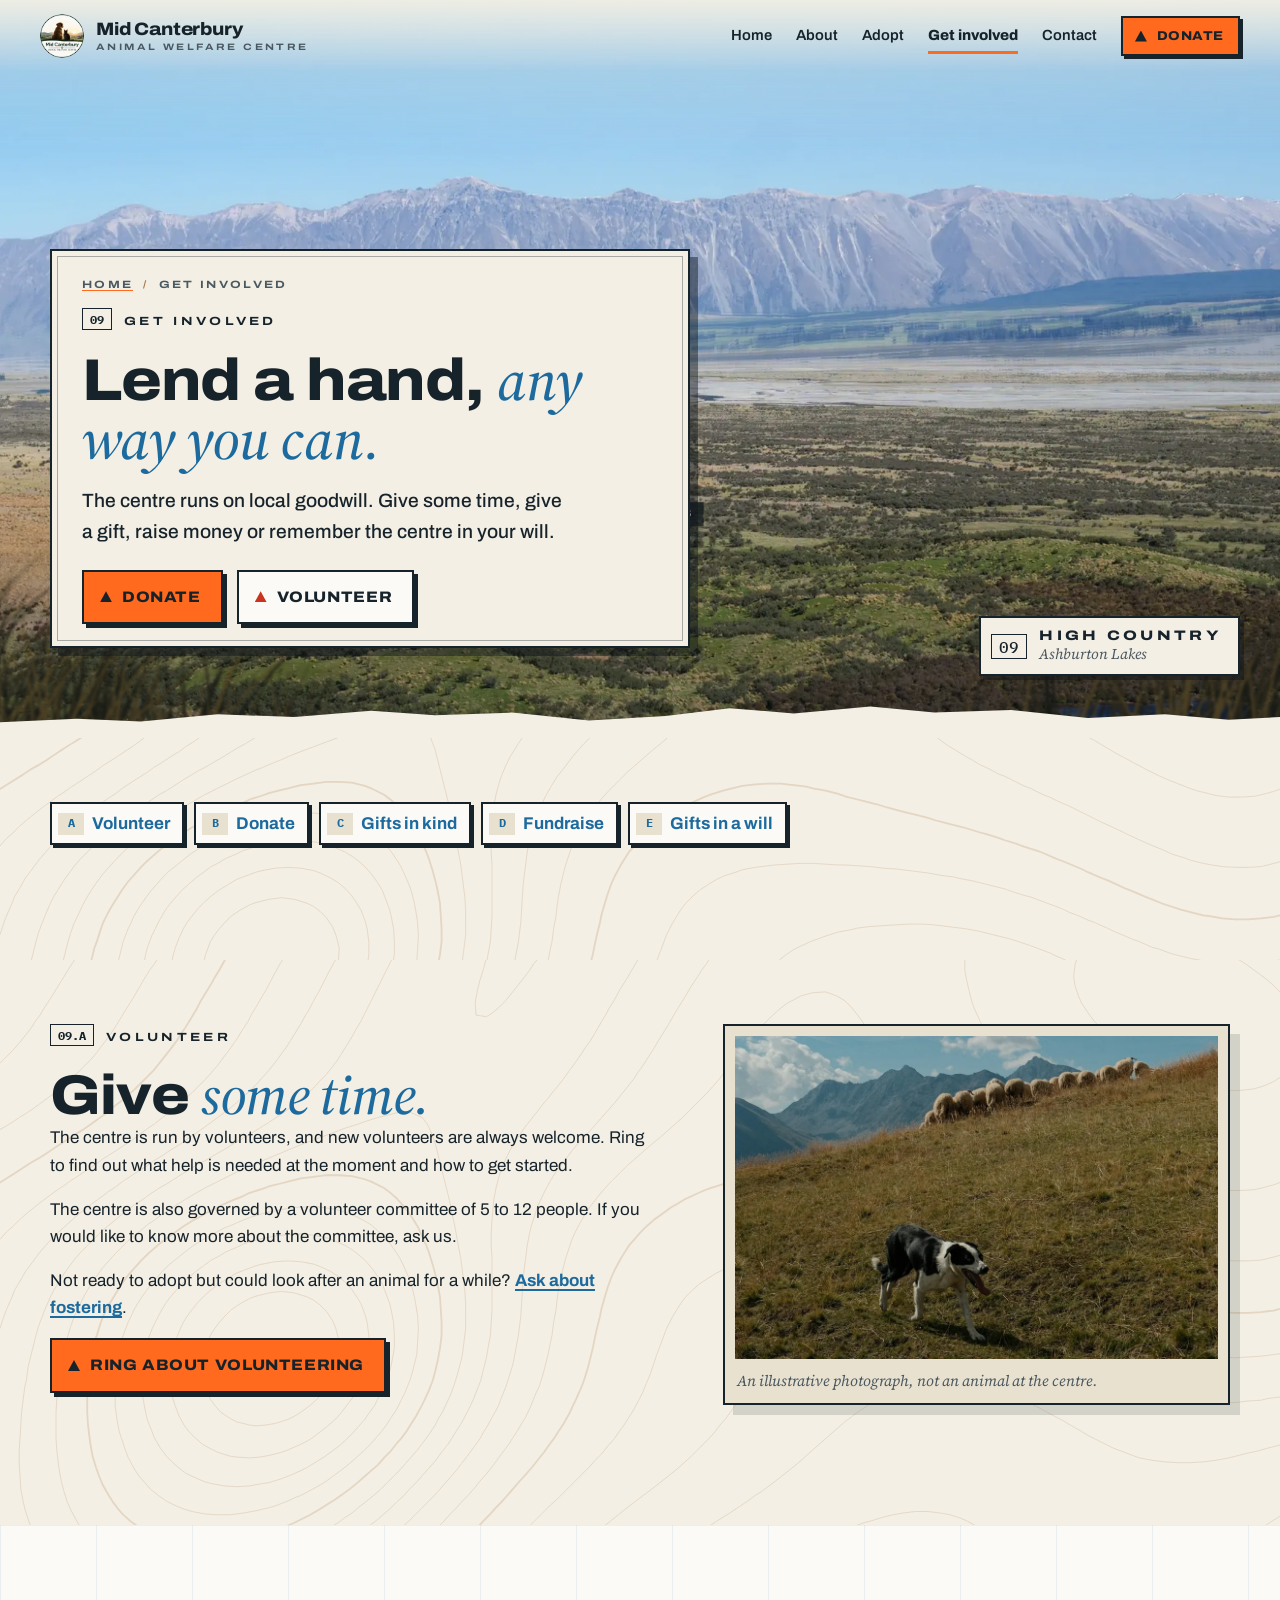
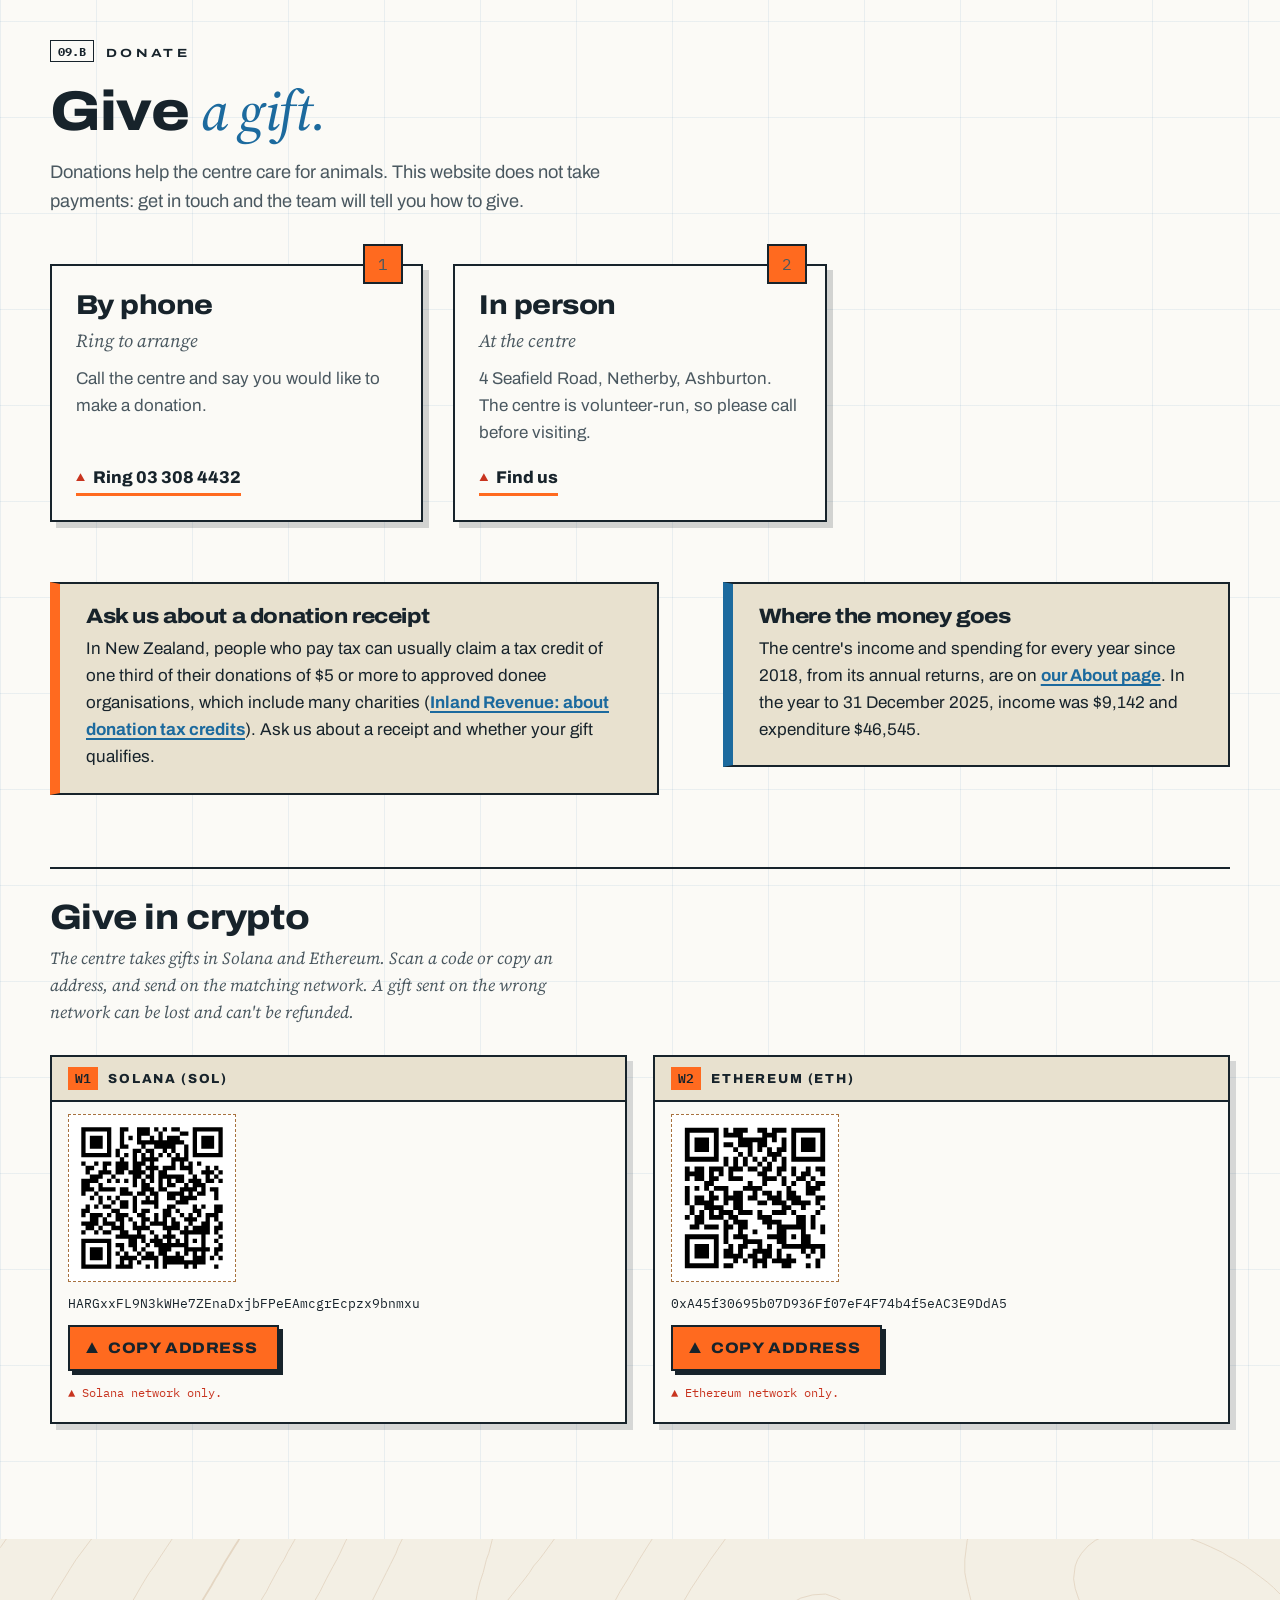
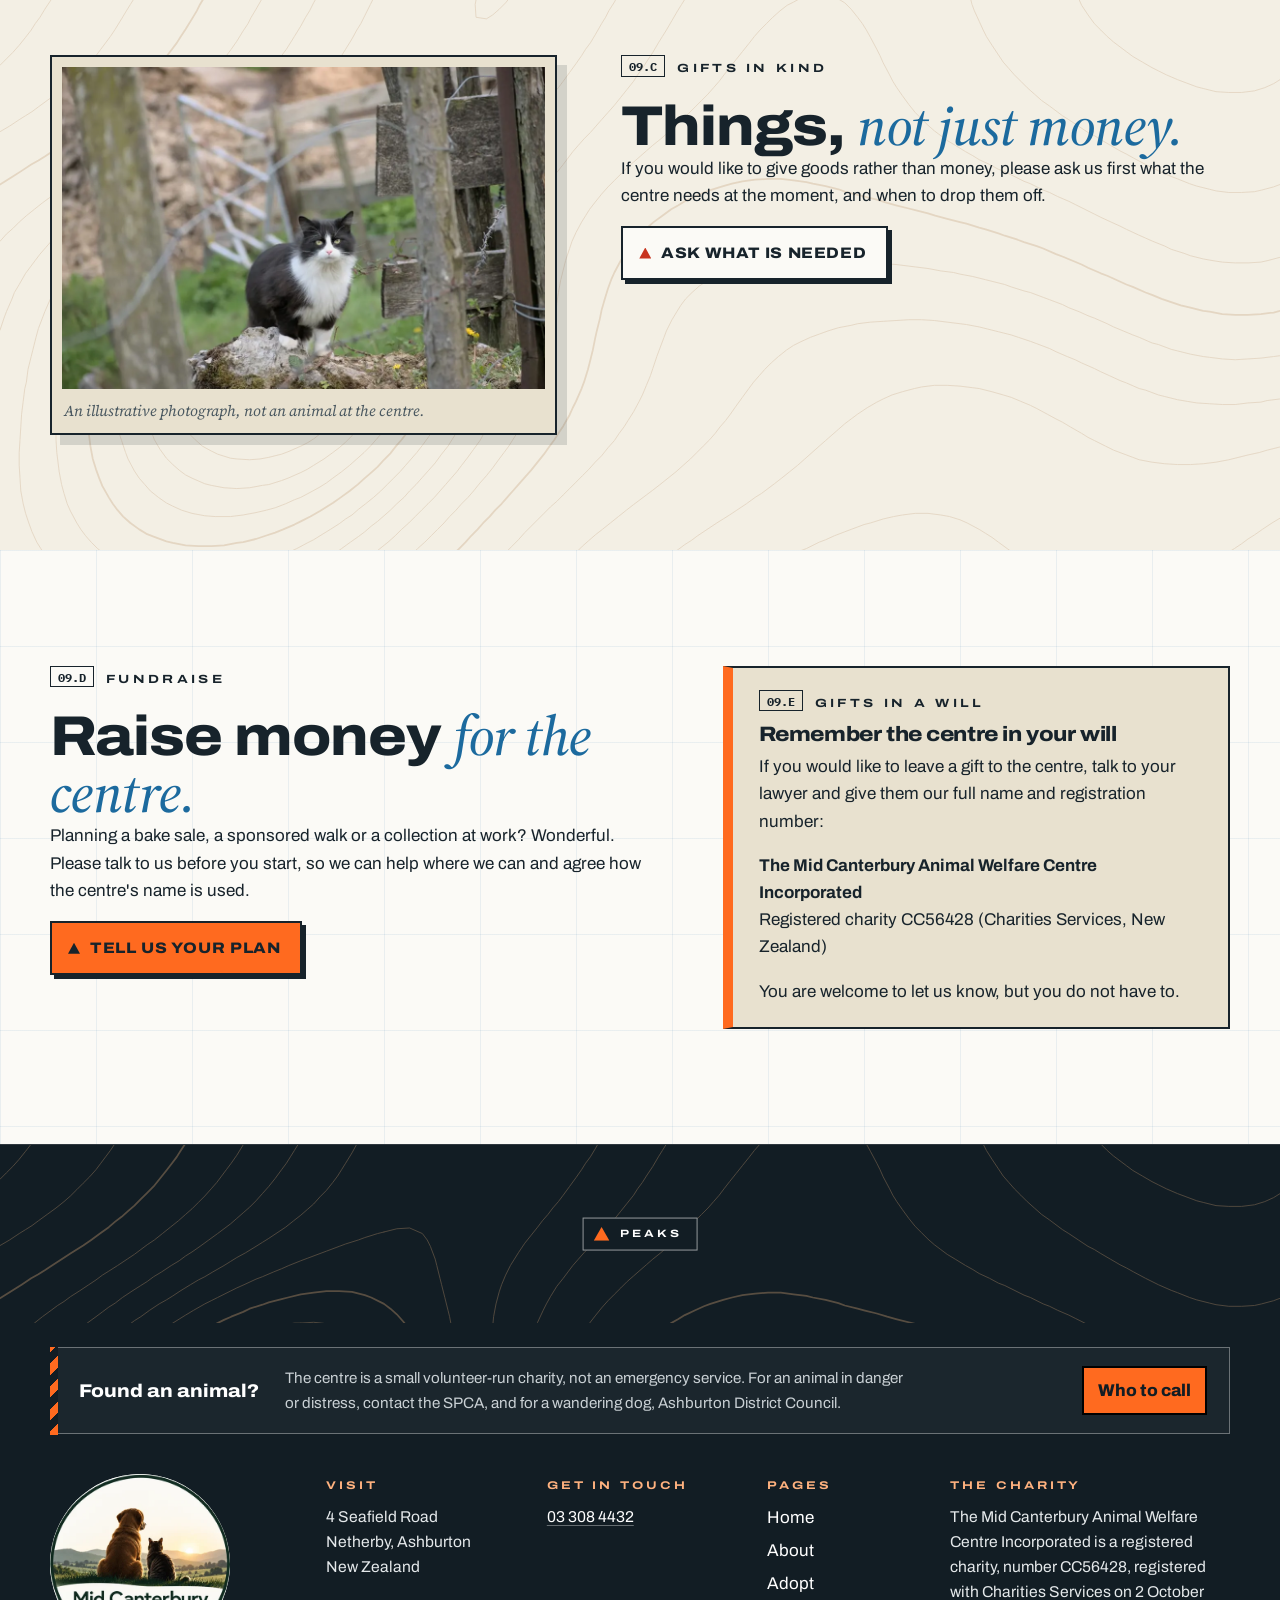
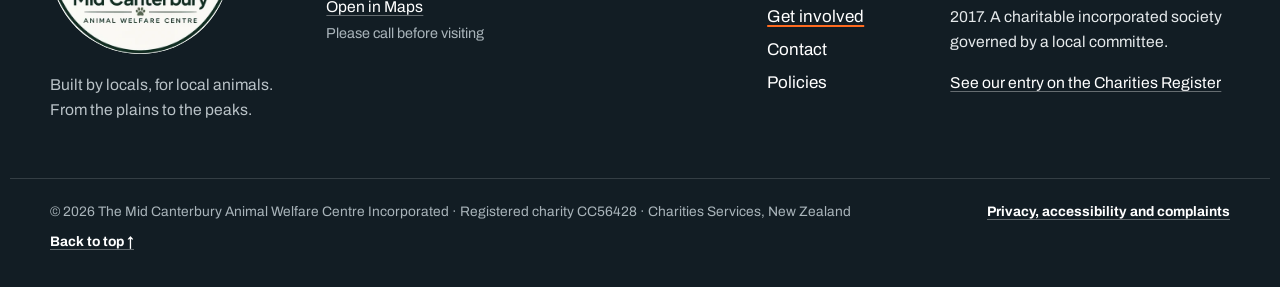
<file: help.html>
<!doctype html>
<html lang="en-NZ">
<head>
<meta charset="utf-8">
<meta name="viewport" content="width=device-width, initial-scale=1, viewport-fit=cover">
<title>Get involved · Mid Canterbury Animal Welfare Centre</title>
<meta name="description" content="Volunteer, donate, give gifts in kind, fundraise or leave a gift in your will to the Mid Canterbury Animal Welfare Centre, a volunteer-run charity at Netherby, Ashburton.">
<meta name="theme-color" content="#F3EFE4">
<meta property="og:type" content="website">
<meta property="og:locale" content="en_NZ">
<meta property="og:site_name" content="Mid Canterbury Animal Welfare Centre">
<meta property="og:title" content="Get involved · Mid Canterbury Animal Welfare Centre">
<meta property="og:description" content="Volunteer, donate, give gifts in kind, fundraise or leave a gift in your will to the Mid Canterbury Animal Welfare Centre, a volunteer-run charity at Netherby, Ashburton.">
<meta property="og:image" content="https://midcanterburyanimalwelfare.com/assets/og-hero-v1.jpg?v=1">
<meta property="og:image:type" content="image/jpeg">
<meta property="og:image:width" content="1800">
<meta property="og:image:height" content="945">
<meta property="og:image:alt" content="Aerial photograph of farmland and a river below the snow-capped Mt Hutt range in Canterbury, with the Mid Canterbury Animal Welfare Centre name on a map-style title block.">
<meta name="twitter:card" content="summary_large_image">
<meta name="twitter:image" content="https://midcanterburyanimalwelfare.com/assets/og-hero-v1.jpg?v=1">
<link rel="icon" href="assets/brand/mcawc-icon-128.png" type="image/png">
<link rel="apple-touch-icon" href="assets/brand/apple-touch-icon.png">
<link rel="preconnect" href="https://fonts.googleapis.com">
<link rel="preconnect" href="https://fonts.gstatic.com" crossorigin>
<link rel="stylesheet" href="https://fonts.googleapis.com/css2?family=Archivo:ital,wdth,wght@0,62..125,100..900;1,62..125,100..900&family=Source+Serif+4:ital,opsz,wght@1,8..60,400..600&family=IBM+Plex+Mono:wght@500&display=swap">
<link rel="preload" as="image" href="assets/photo/ashburton-lakes.webp" imagesrcset="assets/photo/ashburton-lakes-1200.webp 1200w, assets/photo/ashburton-lakes.webp 2400w" imagesizes="(max-width: 760px) 200vw, 100vw" fetchpriority="high">
<link rel="stylesheet" href="assets/style.css">

</head>
<body>

<a class="skip" href="#main">Skip to content</a>

<!--part:header-->
<header class="bar" data-bar>
  <a class="brand" href="index.html" aria-label="Mid Canterbury Animal Welfare Centre, home">
    <img class="brand-mark brand-logo" src="assets/brand/mcawc-logo-120.webp" alt="" width="44" height="44">
    <span class="brand-word"><b>Mid Canterbury</b><small>Animal Welfare Centre</small></span>
  </a>
  <nav class="nav" id="site-nav" aria-label="Main">
    <a href="index.html">Home</a>
    <a href="about.html">About</a>
    <a href="adopt.html">Adopt</a>
    <a href="help.html" aria-current="page">Get involved</a>
    <a href="contact.html">Contact</a>
  </nav>
  <a class="btn btn-sm bar-cta" href="help.html#donate">Donate</a>
  <button class="menu-btn" type="button" aria-expanded="false" aria-controls="site-nav" data-menu><span class="menu-ico" aria-hidden="true"><i></i><i></i><i></i></span><span data-menu-label>Menu</span></button>
</header>
<!--/part:header-->

<main id="main">

<section class="page-head" id="top" aria-labelledby="page-title">
  <div class="ph depth" style="--r:2400/1200;--fy:50%;--hz:47%">
    <div class="ph-move dl-bg" data-par="-.1">
      <div class="ph-frame">
        <img data-ai="assets/ai/lakes.jpg" src="assets/photo/ashburton-lakes.webp" srcset="assets/photo/ashburton-lakes-1200.webp 1200w, assets/photo/ashburton-lakes.webp 2400w" sizes="(max-width: 760px) 200vw, 100vw" width="2400" height="1200" fetchpriority="high" decoding="async" alt="High-country wetlands and golden tussock flats stretching to a long line of bare mountains under a clear sky.">
      </div>
    </div>
    <div class="ph-move dl-mid" data-par="-.06" aria-hidden="true">
      <div class="ph-frame">
        <img data-ai="assets/ai/lakes.jpg" src="assets/photo/ashburton-lakes.webp" srcset="assets/photo/ashburton-lakes-1200.webp 1200w, assets/photo/ashburton-lakes.webp 2400w" sizes="(max-width: 760px) 200vw, 100vw" width="2400" height="1200" decoding="async" alt="">
      </div>
    </div>
    <div class="ph-move dl-lab" data-par="-.06" aria-hidden="true">
      <div class="ph-frame">
        <span class="ml ml-area" style="--x:50%;--y:66%" aria-hidden="true">Wetlands</span>
      </div>
    </div>
    <div class="dl-fg dl-fg-tussock" data-par=".2" aria-hidden="true"><img src="assets/layers/fg-tussock.svg" data-ai="assets/ai/fg-tussock.png" width="2400" height="520" alt=""></div>
  </div>
  <div class="page-head-copy wrap">
    <div class="legend">
      <ol class="crumbs" aria-label="Breadcrumb"><li><a href="index.html">Home</a></li><li aria-current="page">Get involved</li></ol>
      <p class="eyebrow"><span class="sheet">09</span>Get involved</p>
      <h1 id="page-title">Lend a hand, <em>any way you can.</em></h1>
      <p class="promise">The centre runs on local goodwill. Give some time, give a gift, raise money or remember the centre in your will.</p>
      <div class="hero-actions"><a class="btn" href="#donate">Donate</a><a class="btn btn-ghost" href="#volunteer">Volunteer</a></div>
    </div>
  </div>
  <p class="band-tag" aria-hidden="true"><b>09</b><span>High country</span><small>Ashburton Lakes</small></p>
</section>

<section class="sec sec-tight topo" aria-label="On this page">
  <div class="wrap">
    <ul class="jump">
      <li><a href="#volunteer"><i>A</i>Volunteer</a></li>
      <li><a href="#donate"><i>B</i>Donate</a></li>
      <li><a href="#gifts"><i>C</i>Gifts in kind</a></li>
      <li><a href="#fundraise"><i>D</i>Fundraise</a></li>
      <li><a href="#will"><i>E</i>Gifts in a will</a></li>
    </ul>
  </div>
</section>

<!-- =============================================================== VOLUNTEER -->
<section class="sec topo" id="volunteer" aria-labelledby="vol-title" style="padding-top:clamp(40px,5vw,70px)">
  <div class="wrap split">
    <div>
      <p class="eyebrow"><span class="sheet">09.A</span>Volunteer</p>
      <h2 id="vol-title">Give <em>some time.</em></h2>
      <div class="prose">
        <p>The centre is run by volunteers, and new volunteers are always welcome. Ring to find out what help is needed at the moment and how to get started.</p>
        <p>The centre is also governed by a volunteer committee of 5 to 12 people. If you would like to know more about the committee, ask us.</p>
        <p>Not ready to adopt but could look after an animal for a while? <a href="adopt.html#foster">Ask about fostering</a>.</p>
        <p class="pegs"><a class="btn" href="tel:+6433084432">Ring about volunteering</a></p>
      </div>
    </div>
    <figure class="plate-fig">
      <img src="assets/photo/card-volunteer.webp" width="1000" height="666" loading="lazy" decoding="async" alt="A black and white sheepdog working across a steep grassy hillside below a line of sheep and distant mountains.">
      <figcaption>An illustrative photograph, not an animal at the centre.</figcaption>
    </figure>
  </div>
</section>

<!-- =============================================================== DONATE -->
<section class="sec sec-snow grid-paper" id="donate" aria-labelledby="don-title">
  <div class="wrap">
    <div class="sec-head">
      <p class="eyebrow"><span class="sheet">09.B</span>Donate</p>
      <h2 id="don-title">Give <em>a gift.</em></h2>
      <p class="lede">Donations help the centre care for animals. This website does not take payments: get in touch and the team will tell you how to give.</p>
    </div>
    <div class="signs">
      <article class="sign sign-plain"><div class="sign-body"><p class="sign-n" aria-hidden="true">1</p><h3>By phone</h3><p class="sign-lede">Ring to arrange</p><p>Call the centre and say you would like to make a donation.</p><a class="sign-link" href="tel:+6433084432">Ring 03 308 4432</a></div></article>
      <article class="sign sign-plain"><div class="sign-body"><p class="sign-n" aria-hidden="true">2</p><h3>In person</h3><p class="sign-lede">At the centre</p><p>4 Seafield Road, Netherby, Ashburton. The centre is volunteer-run, so please call before visiting.</p><a class="sign-link" href="contact.html">Find us</a></div></article>
    </div>
    <div class="split" style="margin-top:clamp(36px,5vw,60px)">
      <div class="ask">
        <h3>Ask us about a donation receipt</h3>
        <p>In New Zealand, people who pay tax can usually claim a tax credit of one third of their donations of $5 or more to approved donee organisations, which include many charities (<a href="https://www.ird.govt.nz/income-tax/income-tax-for-individuals/individual-tax-credits/donation-tax-credits/about-donation-tax-credits" target="_blank" rel="noopener">Inland Revenue: about donation tax credits</a>). Ask us about a receipt and whether your gift qualifies.</p>
      </div>
      <div class="ask" style="border-left-color:var(--water)">
        <h3>Where the money goes</h3>
        <p>The centre's income and spending for every year since 2018, from its annual returns, are on <a href="about.html#money">our About page</a>. In the year to 31 December 2025, income was $9,142 and expenditure $46,545.</p>
      </div>
    </div>
  </div>
<!-- crypto:start -->
<div class="wrap crypto-wrap"><div class="crypto-give" id="give-crypto">
  <h3>Give in crypto</h3>
  <p class="crypto-note">The centre takes gifts in Solana and Ethereum. Scan a code or copy an address, and send on the matching network. A gift sent on the wrong network can be lost and can't be refunded.</p>
  <div class="crypto-wallets">
  <!-- wallets:start --><div class="crypto-wallet" data-net="sol"><p class="crypto-net">Solana (SOL)</p><div class="crypto-qr"><svg role="img" aria-label="QR code for the address" width="35mm" height="35mm" version="1.1" viewBox="0 0 35 35" xmlns="http://www.w3.org/2000/svg"><path d="M1,1H2V2H1zM2,1H3V2H2zM3,1H4V2H3zM4,1H5V2H4zM5,1H6V2H5zM6,1H7V2H6zM7,1H8V2H7zM10,1H11V2H10zM11,1H12V2H11zM14,1H15V2H14zM15,1H16V2H15zM16,1H17V2H16zM18,1H19V2H18zM20,1H21V2H20zM22,1H23V2H22zM23,1H24V2H23zM27,1H28V2H27zM28,1H29V2H28zM29,1H30V2H29zM30,1H31V2H30zM31,1H32V2H31zM32,1H33V2H32zM33,1H34V2H33zM1,2H2V3H1zM7,2H8V3H7zM10,2H11V3H10zM14,2H15V3H14zM15,2H16V3H15zM16,2H17V3H16zM19,2H20V3H19zM24,2H25V3H24zM25,2H26V3H25zM27,2H28V3H27zM33,2H34V3H33zM1,3H2V4H1zM3,3H4V4H3zM4,3H5V4H4zM5,3H6V4H5zM7,3H8V4H7zM10,3H11V4H10zM12,3H13V4H12zM14,3H15V4H14zM17,3H18V4H17zM19,3H20V4H19zM21,3H22V4H21zM22,3H23V4H22zM23,3H24V4H23zM27,3H28V4H27zM29,3H30V4H29zM30,3H31V4H30zM31,3H32V4H31zM33,3H34V4H33zM1,4H2V5H1zM3,4H4V5H3zM4,4H5V5H4zM5,4H6V5H5zM7,4H8V5H7zM10,4H11V5H10zM14,4H15V5H14zM15,4H16V5H15zM16,4H17V5H16zM17,4H18V5H17zM18,4H19V5H18zM19,4H20V5H19zM20,4H21V5H20zM21,4H22V5H21zM22,4H23V5H22zM23,4H24V5H23zM24,4H25V5H24zM27,4H28V5H27zM29,4H30V5H29zM30,4H31V5H30zM31,4H32V5H31zM33,4H34V5H33zM1,5H2V6H1zM3,5H4V6H3zM4,5H5V6H4zM5,5H6V6H5zM7,5H8V6H7zM10,5H11V6H10zM11,5H12V6H11zM15,5H16V6H15zM18,5H19V6H18zM19,5H20V6H19zM20,5H21V6H20zM21,5H22V6H21zM22,5H23V6H22zM25,5H26V6H25zM27,5H28V6H27zM29,5H30V6H29zM30,5H31V6H30zM31,5H32V6H31zM33,5H34V6H33zM1,6H2V7H1zM7,6H8V7H7zM9,6H10V7H9zM13,6H14V7H13zM14,6H15V7H14zM16,6H17V7H16zM17,6H18V7H17zM20,6H21V7H20zM22,6H23V7H22zM25,6H26V7H25zM27,6H28V7H27zM33,6H34V7H33zM1,7H2V8H1zM2,7H3V8H2zM3,7H4V8H3zM4,7H5V8H4zM5,7H6V8H5zM6,7H7V8H6zM7,7H8V8H7zM9,7H10V8H9zM11,7H12V8H11zM13,7H14V8H13zM15,7H16V8H15zM17,7H18V8H17zM19,7H20V8H19zM21,7H22V8H21zM23,7H24V8H23zM25,7H26V8H25zM27,7H28V8H27zM28,7H29V8H28zM29,7H30V8H29zM30,7H31V8H30zM31,7H32V8H31zM32,7H33V8H32zM33,7H34V8H33zM10,8H11V9H10zM13,8H14V9H13zM15,8H16V9H15zM16,8H17V9H16zM17,8H18V9H17zM18,8H19V9H18zM22,8H23V9H22zM23,8H24V9H23zM24,8H25V9H24zM25,8H26V9H25zM1,9H2V10H1zM4,9H5V10H4zM6,9H7V10H6zM7,9H8V10H7zM9,9H10V10H9zM10,9H11V10H10zM11,9H12V10H11zM13,9H14V10H13zM14,9H15V10H14zM15,9H16V10H15zM17,9H18V10H17zM22,9H23V10H22zM24,9H25V10H24zM26,9H27V10H26zM28,9H29V10H28zM2,10H3V11H2zM3,10H4V11H3zM6,10H7V11H6zM9,10H10V11H9zM10,10H11V11H10zM11,10H12V11H11zM13,10H14V11H13zM14,10H15V11H14zM16,10H17V11H16zM17,10H18V11H17zM18,10H19V11H18zM20,10H21V11H20zM21,10H22V11H21zM22,10H23V11H22zM24,10H25V11H24zM25,10H26V11H25zM26,10H27V11H26zM30,10H31V11H30zM32,10H33V11H32zM2,11H3V12H2zM5,11H6V12H5zM6,11H7V12H6zM7,11H8V12H7zM9,11H10V12H9zM10,11H11V12H10zM12,11H13V12H12zM13,11H14V12H13zM14,11H15V12H14zM15,11H16V12H15zM17,11H18V12H17zM19,11H20V12H19zM20,11H21V12H20zM26,11H27V12H26zM29,11H30V12H29zM30,11H31V12H30zM31,11H32V12H31zM33,11H34V12H33zM3,12H4V13H3zM4,12H5V13H4zM5,12H6V13H5zM8,12H9V13H8zM13,12H14V13H13zM14,12H15V13H14zM16,12H17V13H16zM17,12H18V13H17zM19,12H20V13H19zM20,12H21V13H20zM21,12H22V13H21zM22,12H23V13H22zM23,12H24V13H23zM24,12H25V13H24zM27,12H28V13H27zM30,12H31V13H30zM32,12H33V13H32zM1,13H2V14H1zM2,13H3V14H2zM3,13H4V14H3zM4,13H5V14H4zM7,13H8V14H7zM9,13H10V14H9zM11,13H12V14H11zM13,13H14V14H13zM15,13H16V14H15zM17,13H18V14H17zM19,13H20V14H19zM21,13H22V14H21zM23,13H24V14H23zM24,13H25V14H24zM26,13H27V14H26zM27,13H28V14H27zM28,13H29V14H28zM30,13H31V14H30zM31,13H32V14H31zM33,13H34V14H33zM1,14H2V15H1zM2,14H3V15H2zM5,14H6V15H5zM13,14H14V15H13zM15,14H16V15H15zM16,14H17V15H16zM19,14H20V15H19zM21,14H22V15H21zM22,14H23V15H22zM25,14H26V15H25zM27,14H28V15H27zM28,14H29V15H28zM29,14H30V15H29zM1,15H2V16H1zM2,15H3V16H2zM3,15H4V16H3zM5,15H6V16H5zM6,15H7V16H6zM7,15H8V16H7zM8,15H9V16H8zM10,15H11V16H10zM11,15H12V16H11zM15,15H16V16H15zM16,15H17V16H16zM17,15H18V16H17zM19,15H20V16H19zM20,15H21V16H20zM24,15H25V16H24zM25,15H26V16H25zM26,15H27V16H26zM27,15H28V16H27zM29,15H30V16H29zM31,15H32V16H31zM32,15H33V16H32zM1,16H2V17H1zM4,16H5V17H4zM10,16H11V17H10zM11,16H12V17H11zM12,16H13V17H12zM14,16H15V17H14zM15,16H16V17H15zM17,16H18V17H17zM18,16H19V17H18zM21,16H22V17H21zM22,16H23V17H22zM23,16H24V17H23zM24,16H25V17H24zM26,16H27V17H26zM28,16H29V17H28zM29,16H30V17H29zM32,16H33V17H32zM3,17H4V18H3zM5,17H6V18H5zM7,17H8V18H7zM9,17H10V18H9zM13,17H14V18H13zM16,17H17V18H16zM18,17H19V18H18zM21,17H22V18H21zM22,17H23V18H22zM24,17H25V18H24zM25,17H26V18H25zM26,17H27V18H26zM27,17H28V18H27zM32,17H33V18H32zM5,18H6V19H5zM8,18H9V19H8zM10,18H11V19H10zM11,18H12V19H11zM13,18H14V19H13zM15,18H16V19H15zM16,18H17V19H16zM17,18H18V19H17zM18,18H19V19H18zM23,18H24V19H23zM24,18H25V19H24zM25,18H26V19H25zM2,19H3V20H2zM4,19H5V20H4zM6,19H7V20H6zM7,19H8V20H7zM10,19H11V20H10zM11,19H12V20H11zM13,19H14V20H13zM18,19H19V20H18zM21,19H22V20H21zM22,19H23V20H22zM27,19H28V20H27zM29,19H30V20H29zM32,19H33V20H32zM33,19H34V20H33zM1,20H2V21H1zM2,20H3V21H2zM8,20H9V21H8zM9,20H10V21H9zM13,20H14V21H13zM15,20H16V21H15zM16,20H17V21H16zM20,20H21V21H20zM21,20H22V21H21zM23,20H24V21H23zM27,20H28V21H27zM28,20H29V21H28zM32,20H33V21H32zM33,20H34V21H33zM1,21H2V22H1zM3,21H4V22H3zM4,21H5V22H4zM5,21H6V22H5zM7,21H8V22H7zM9,21H10V22H9zM10,21H11V22H10zM11,21H12V22H11zM14,21H15V22H14zM15,21H16V22H15zM18,21H19V22H18zM20,21H21V22H20zM21,21H22V22H21zM24,21H25V22H24zM26,21H27V22H26zM28,21H29V22H28zM30,21H31V22H30zM31,21H32V22H31zM32,21H33V22H32zM3,22H4V23H3zM4,22H5V23H4zM6,22H7V23H6zM9,22H10V23H9zM10,22H11V23H10zM12,22H13V23H12zM15,22H16V23H15zM16,22H17V23H16zM18,22H19V23H18zM20,22H21V23H20zM22,22H23V23H22zM25,22H26V23H25zM26,22H27V23H26zM27,22H28V23H27zM30,22H31V23H30zM32,22H33V23H32zM1,23H2V24H1zM2,23H3V24H2zM3,23H4V24H3zM4,23H5V24H4zM6,23H7V24H6zM7,23H8V24H7zM8,23H9V24H8zM10,23H11V24H10zM13,23H14V24H13zM15,23H16V24H15zM17,23H18V24H17zM18,23H19V24H18zM19,23H20V24H19zM20,23H21V24H20zM22,23H23V24H22zM23,23H24V24H23zM26,23H27V24H26zM29,23H30V24H29zM30,23H31V24H30zM33,23H34V24H33zM2,24H3V25H2zM3,24H4V25H3zM5,24H6V25H5zM8,24H9V25H8zM9,24H10V25H9zM10,24H11V25H10zM13,24H14V25H13zM14,24H15V25H14zM15,24H16V25H15zM16,24H17V25H16zM20,24H21V25H20zM21,24H22V25H21zM22,24H23V25H22zM23,24H24V25H23zM25,24H26V25H25zM27,24H28V25H27zM28,24H29V25H28zM29,24H30V25H29zM30,24H31V25H30zM32,24H33V25H32zM33,24H34V25H33zM1,25H2V26H1zM4,25H5V26H4zM6,25H7V26H6zM7,25H8V26H7zM10,25H11V26H10zM11,25H12V26H11zM14,25H15V26H14zM17,25H18V26H17zM21,25H22V26H21zM24,25H25V26H24zM25,25H26V26H25zM26,25H27V26H26zM27,25H28V26H27zM28,25H29V26H28zM29,25H30V26H29zM30,25H31V26H30zM32,25H33V26H32zM9,26H10V27H9zM10,26H11V27H10zM11,26H12V27H11zM12,26H13V27H12zM13,26H14V27H13zM14,26H15V27H14zM15,26H16V27H15zM18,26H19V27H18zM20,26H21V27H20zM21,26H22V27H21zM22,26H23V27H22zM25,26H26V27H25zM29,26H30V27H29zM33,26H34V27H33zM1,27H2V28H1zM2,27H3V28H2zM3,27H4V28H3zM4,27H5V28H4zM5,27H6V28H5zM6,27H7V28H6zM7,27H8V28H7zM12,27H13V28H12zM13,27H14V28H13zM15,27H16V28H15zM17,27H18V28H17zM18,27H19V28H18zM19,27H20V28H19zM21,27H22V28H21zM23,27H24V28H23zM25,27H26V28H25zM27,27H28V28H27zM29,27H30V28H29zM32,27H33V28H32zM1,28H2V29H1zM7,28H8V29H7zM9,28H10V29H9zM10,28H11V29H10zM12,28H13V29H12zM13,28H14V29H13zM16,28H17V29H16zM18,28H19V29H18zM19,28H20V29H19zM20,28H21V29H20zM21,28H22V29H21zM22,28H23V29H22zM23,28H24V29H23zM24,28H25V29H24zM25,28H26V29H25zM29,28H30V29H29zM33,28H34V29H33zM1,29H2V30H1zM3,29H4V30H3zM4,29H5V30H4zM5,29H6V30H5zM7,29H8V30H7zM10,29H11V30H10zM13,29H14V30H13zM15,29H16V30H15zM19,29H20V30H19zM20,29H21V30H20zM21,29H22V30H21zM25,29H26V30H25zM26,29H27V30H26zM27,29H28V30H27zM28,29H29V30H28zM29,29H30V30H29zM30,29H31V30H30zM32,29H33V30H32zM33,29H34V30H33zM1,30H2V31H1zM3,30H4V31H3zM4,30H5V31H4zM5,30H6V31H5zM7,30H8V31H7zM9,30H10V31H9zM11,30H12V31H11zM14,30H15V31H14zM16,30H17V31H16zM17,30H18V31H17zM19,30H20V31H19zM20,30H21V31H20zM23,30H24V31H23zM25,30H26V31H25zM27,30H28V31H27zM29,30H30V31H29zM32,30H33V31H32zM1,31H2V32H1zM3,31H4V32H3zM4,31H5V32H4zM5,31H6V32H5zM7,31H8V32H7zM10,31H11V32H10zM11,31H12V32H11zM12,31H13V32H12zM13,31H14V32H13zM15,31H16V32H15zM16,31H17V32H16zM17,31H18V32H17zM18,31H19V32H18zM20,31H21V32H20zM21,31H22V32H21zM22,31H23V32H22zM23,31H24V32H23zM24,31H25V32H24zM27,31H28V32H27zM28,31H29V32H28zM29,31H30V32H29zM31,31H32V32H31zM33,31H34V32H33zM1,32H2V33H1zM7,32H8V33H7zM10,32H11V33H10zM12,32H13V33H12zM14,32H15V33H14zM18,32H19V33H18zM20,32H21V33H20zM21,32H22V33H21zM22,32H23V33H22zM23,32H24V33H23zM24,32H25V33H24zM25,32H26V33H25zM26,32H27V33H26zM27,32H28V33H27zM28,32H29V33H28zM29,32H30V33H29zM1,33H2V34H1zM2,33H3V34H2zM3,33H4V34H3zM4,33H5V34H4zM5,33H6V34H5zM6,33H7V34H6zM7,33H8V34H7zM9,33H10V34H9zM10,33H11V34H10zM11,33H12V34H11zM12,33H13V34H12zM16,33H17V34H16zM18,33H19V34H18zM20,33H21V34H20zM25,33H26V34H25zM27,33H28V34H27zM32,33H33V34H32z" id="qr-path" fill="#000000" fill-opacity="1" fill-rule="nonzero" stroke="none" /></svg></div><code class="crypto-addr">HARGxxFL9N3kWHe7ZEnaDxjbFPeEAmcgrEcpzx9bnmxu</code><button class="btn" type="button" data-copy-label="Copy address" data-copy-addr="HARGxxFL9N3kWHe7ZEnaDxjbFPeEAmcgrEcpzx9bnmxu">Copy address</button><p class="crypto-warn">Solana network only.</p></div>
  <div class="crypto-wallet" data-net="eth"><p class="crypto-net">Ethereum (ETH)</p><div class="crypto-qr"><svg role="img" aria-label="QR code for the address" width="31mm" height="31mm" version="1.1" viewBox="0 0 31 31" xmlns="http://www.w3.org/2000/svg"><path d="M1,1H2V2H1zM2,1H3V2H2zM3,1H4V2H3zM4,1H5V2H4zM5,1H6V2H5zM6,1H7V2H6zM7,1H8V2H7zM9,1H10V2H9zM11,1H12V2H11zM12,1H13V2H12zM13,1H14V2H13zM16,1H17V2H16zM17,1H18V2H17zM19,1H20V2H19zM20,1H21V2H20zM21,1H22V2H21zM23,1H24V2H23zM24,1H25V2H24zM25,1H26V2H25zM26,1H27V2H26zM27,1H28V2H27zM28,1H29V2H28zM29,1H30V2H29zM1,2H2V3H1zM7,2H8V3H7zM9,2H10V3H9zM10,2H11V3H10zM11,2H12V3H11zM12,2H13V3H12zM17,2H18V3H17zM18,2H19V3H18zM19,2H20V3H19zM23,2H24V3H23zM29,2H30V3H29zM1,3H2V4H1zM3,3H4V4H3zM4,3H5V4H4zM5,3H6V4H5zM7,3H8V4H7zM12,3H13V4H12zM13,3H14V4H13zM14,3H15V4H14zM15,3H16V4H15zM16,3H17V4H16zM17,3H18V4H17zM19,3H20V4H19zM21,3H22V4H21zM23,3H24V4H23zM25,3H26V4H25zM26,3H27V4H26zM27,3H28V4H27zM29,3H30V4H29zM1,4H2V5H1zM3,4H4V5H3zM4,4H5V5H4zM5,4H6V5H5zM7,4H8V5H7zM9,4H10V5H9zM10,4H11V5H10zM12,4H13V5H12zM13,4H14V5H13zM14,4H15V5H14zM16,4H17V5H16zM17,4H18V5H17zM21,4H22V5H21zM23,4H24V5H23zM25,4H26V5H25zM26,4H27V5H26zM27,4H28V5H27zM29,4H30V5H29zM1,5H2V6H1zM3,5H4V6H3zM4,5H5V6H4zM5,5H6V6H5zM7,5H8V6H7zM11,5H12V6H11zM14,5H15V6H14zM16,5H17V6H16zM18,5H19V6H18zM20,5H21V6H20zM21,5H22V6H21zM23,5H24V6H23zM25,5H26V6H25zM26,5H27V6H26zM27,5H28V6H27zM29,5H30V6H29zM1,6H2V7H1zM7,6H8V7H7zM12,6H13V7H12zM14,6H15V7H14zM18,6H19V7H18zM19,6H20V7H19zM20,6H21V7H20zM23,6H24V7H23zM29,6H30V7H29zM1,7H2V8H1zM2,7H3V8H2zM3,7H4V8H3zM4,7H5V8H4zM5,7H6V8H5zM6,7H7V8H6zM7,7H8V8H7zM9,7H10V8H9zM11,7H12V8H11zM13,7H14V8H13zM15,7H16V8H15zM17,7H18V8H17zM19,7H20V8H19zM21,7H22V8H21zM23,7H24V8H23zM24,7H25V8H24zM25,7H26V8H25zM26,7H27V8H26zM27,7H28V8H27zM28,7H29V8H28zM29,7H30V8H29zM9,8H10V9H9zM11,8H12V9H11zM13,8H14V9H13zM16,8H17V9H16zM18,8H19V9H18zM21,8H22V9H21zM1,9H2V10H1zM3,9H4V10H3zM4,9H5V10H4zM6,9H7V10H6zM7,9H8V10H7zM8,9H9V10H8zM10,9H11V10H10zM11,9H12V10H11zM12,9H13V10H12zM14,9H15V10H14zM15,9H16V10H15zM17,9H18V10H17zM18,9H19V10H18zM20,9H21V10H20zM21,9H22V10H21zM23,9H24V10H23zM26,9H27V10H26zM28,9H29V10H28zM29,9H30V10H29zM1,10H2V11H1zM2,10H3V11H2zM3,10H4V11H3zM4,10H5V11H4zM6,10H7V11H6zM8,10H9V11H8zM10,10H11V11H10zM16,10H17V11H16zM17,10H18V11H17zM20,10H21V11H20zM23,10H24V11H23zM25,10H26V11H25zM26,10H27V11H26zM29,10H30V11H29zM1,11H2V12H1zM3,11H4V12H3zM4,11H5V12H4zM6,11H7V12H6zM7,11H8V12H7zM10,11H11V12H10zM11,11H12V12H11zM12,11H13V12H12zM17,11H18V12H17zM18,11H19V12H18zM19,11H20V12H19zM21,11H22V12H21zM24,11H25V12H24zM25,11H26V12H25zM27,11H28V12H27zM5,12H6V13H5zM6,12H7V13H6zM14,12H15V13H14zM17,12H18V13H17zM21,12H22V13H21zM23,12H24V13H23zM26,12H27V13H26zM28,12H29V13H28zM29,12H30V13H29zM1,13H2V14H1zM3,13H4V14H3zM5,13H6V14H5zM7,13H8V14H7zM8,13H9V14H8zM9,13H10V14H9zM13,13H14V14H13zM14,13H15V14H14zM15,13H16V14H15zM16,13H17V14H16zM22,13H23V14H22zM26,13H27V14H26zM27,13H28V14H27zM28,13H29V14H28zM1,14H2V15H1zM6,14H7V15H6zM9,14H10V15H9zM11,14H12V15H11zM12,14H13V15H12zM15,14H16V15H15zM17,14H18V15H17zM18,14H19V15H18zM20,14H21V15H20zM22,14H23V15H22zM23,14H24V15H23zM26,14H27V15H26zM27,14H28V15H27zM1,15H2V16H1zM3,15H4V16H3zM4,15H5V16H4zM6,15H7V16H6zM7,15H8V16H7zM9,15H10V16H9zM10,15H11V16H10zM11,15H12V16H11zM12,15H13V16H12zM14,15H15V16H14zM15,15H16V16H15zM18,15H19V16H18zM19,15H20V16H19zM20,15H21V16H20zM22,15H23V16H22zM23,15H24V16H23zM24,15H25V16H24zM28,15H29V16H28zM29,15H30V16H29zM1,16H2V17H1zM3,16H4V17H3zM4,16H5V17H4zM5,16H6V17H5zM6,16H7V17H6zM9,16H10V17H9zM11,16H12V17H11zM12,16H13V17H12zM16,16H17V17H16zM17,16H18V17H17zM19,16H20V17H19zM20,16H21V17H20zM21,16H22V17H21zM23,16H24V17H23zM24,16H25V17H24zM25,16H26V17H25zM26,16H27V17H26zM28,16H29V17H28zM2,17H3V18H2zM5,17H6V18H5zM6,17H7V18H6zM7,17H8V18H7zM8,17H9V18H8zM11,17H12V18H11zM12,17H13V18H12zM21,17H22V18H21zM22,17H23V18H22zM25,17H26V18H25zM29,17H30V18H29zM2,18H3V19H2zM4,18H5V19H4zM6,18H7V19H6zM8,18H9V19H8zM9,18H10V19H9zM10,18H11V19H10zM12,18H13V19H12zM13,18H14V19H13zM14,18H15V19H14zM16,18H17V19H16zM19,18H20V19H19zM20,18H21V19H20zM21,18H22V19H21zM23,18H24V19H23zM28,18H29V19H28zM1,19H2V20H1zM3,19H4V20H3zM4,19H5V20H4zM6,19H7V20H6zM7,19H8V20H7zM8,19H9V20H8zM10,19H11V20H10zM11,19H12V20H11zM16,19H17V20H16zM17,19H18V20H17zM18,19H19V20H18zM24,19H25V20H24zM25,19H26V20H25zM27,19H28V20H27zM3,20H4V21H3zM4,20H5V21H4zM9,20H10V21H9zM11,20H12V21H11zM12,20H13V21H12zM13,20H14V21H13zM17,20H18V21H17zM18,20H19V21H18zM19,20H20V21H19zM20,20H21V21H20zM24,20H25V21H24zM25,20H26V21H25zM27,20H28V21H27zM2,21H3V22H2zM3,21H4V22H3zM5,21H6V22H5zM6,21H7V22H6zM7,21H8V22H7zM9,21H10V22H9zM10,21H11V22H10zM12,21H13V22H12zM13,21H14V22H13zM18,21H19V22H18zM20,21H21V22H20zM21,21H22V22H21zM22,21H23V22H22zM23,21H24V22H23zM24,21H25V22H24zM25,21H26V22H25zM27,21H28V22H27zM29,21H30V22H29zM9,22H10V23H9zM12,22H13V23H12zM15,22H16V23H15zM20,22H21V23H20zM21,22H22V23H21zM25,22H26V23H25zM29,22H30V23H29zM1,23H2V24H1zM2,23H3V24H2zM3,23H4V24H3zM4,23H5V24H4zM5,23H6V24H5zM6,23H7V24H6zM7,23H8V24H7zM9,23H10V24H9zM11,23H12V24H11zM12,23H13V24H12zM13,23H14V24H13zM18,23H19V24H18zM19,23H20V24H19zM20,23H21V24H20zM21,23H22V24H21zM23,23H24V24H23zM25,23H26V24H25zM26,23H27V24H26zM1,24H2V25H1zM7,24H8V25H7zM9,24H10V25H9zM13,24H14V25H13zM14,24H15V25H14zM15,24H16V25H15zM16,24H17V25H16zM20,24H21V25H20zM21,24H22V25H21zM25,24H26V25H25zM26,24H27V25H26zM1,25H2V26H1zM3,25H4V26H3zM4,25H5V26H4zM5,25H6V26H5zM7,25H8V26H7zM10,25H11V26H10zM12,25H13V26H12zM13,25H14V26H13zM16,25H17V26H16zM18,25H19V26H18zM21,25H22V26H21zM22,25H23V26H22zM23,25H24V26H23zM24,25H25V26H24zM25,25H26V26H25zM26,25H27V26H26zM27,25H28V26H27zM28,25H29V26H28zM29,25H30V26H29zM1,26H2V27H1zM3,26H4V27H3zM4,26H5V27H4zM5,26H6V27H5zM7,26H8V27H7zM9,26H10V27H9zM10,26H11V27H10zM12,26H13V27H12zM15,26H16V27H15zM16,26H17V27H16zM17,26H18V27H17zM18,26H19V27H18zM20,26H21V27H20zM25,26H26V27H25zM27,26H28V27H27zM29,26H30V27H29zM1,27H2V28H1zM3,27H4V28H3zM4,27H5V28H4zM5,27H6V28H5zM7,27H8V28H7zM9,27H10V28H9zM10,27H11V28H10zM11,27H12V28H11zM12,27H13V28H12zM14,27H15V28H14zM15,27H16V28H15zM17,27H18V28H17zM18,27H19V28H18zM20,27H21V28H20zM22,27H23V28H22zM26,27H27V28H26zM29,27H30V28H29zM1,28H2V29H1zM7,28H8V29H7zM11,28H12V29H11zM13,28H14V29H13zM15,28H16V29H15zM16,28H17V29H16zM17,28H18V29H17zM19,28H20V29H19zM20,28H21V29H20zM21,28H22V29H21zM22,28H23V29H22zM23,28H24V29H23zM28,28H29V29H28zM1,29H2V30H1zM2,29H3V30H2zM3,29H4V30H3zM4,29H5V30H4zM5,29H6V30H5zM6,29H7V30H6zM7,29H8V30H7zM9,29H10V30H9zM10,29H11V30H10zM15,29H16V30H15zM17,29H18V30H17zM21,29H22V30H21zM22,29H23V30H22zM26,29H27V30H26zM28,29H29V30H28z" id="qr-path" fill="#000000" fill-opacity="1" fill-rule="nonzero" stroke="none" /></svg></div><code class="crypto-addr">0xA45f30695b07D936Ff07eF4F74b4f5eAC3E9DdA5</code><button class="btn" type="button" data-copy-label="Copy address" data-copy-addr="0xA45f30695b07D936Ff07eF4F74b4f5eAC3E9DdA5">Copy address</button><p class="crypto-warn">Ethereum network only.</p></div>
  <!-- wallets:end -->
  </div>
  <script>document.addEventListener('click',function(e){var b=e.target.closest('[data-copy-addr]');if(!b)return;navigator.clipboard.writeText(b.getAttribute('data-copy-addr')).then(function(){var t=b.textContent;b.textContent='Copied';setTimeout(function(){b.textContent=t},1800)})});</script>
</div></div>
<!-- crypto:end -->
</section>

<!-- =============================================================== GIFTS IN KIND -->
<section class="sec topo" id="gifts" aria-labelledby="gifts-title">
  <div class="wrap split split-rev">
    <figure class="plate-fig">
      <img src="assets/photo/card-donate.webp" data-ai="assets/ai/farm-cat.jpg" width="1000" height="666" loading="lazy" decoding="async" alt="A fluffy black and white cat sitting on a rock beside old fence posts and wire.">
      <figcaption>An illustrative photograph, not an animal at the centre.</figcaption>
    </figure>
    <div>
      <p class="eyebrow"><span class="sheet">09.C</span>Gifts in kind</p>
      <h2 id="gifts-title">Things, <em>not just money.</em></h2>
      <div class="prose">
        <p>If you would like to give goods rather than money, please ask us first what the centre needs at the moment, and when to drop them off.</p>
        <p class="pegs"><a class="btn btn-ghost" href="tel:+6433084432">Ask what is needed</a></p>
      </div>
    </div>
  </div>
</section>

<!-- =============================================================== FUNDRAISE -->
<section class="sec sec-snow grid-paper" id="fundraise" aria-labelledby="fr-title">
  <div class="wrap split">
    <div>
      <p class="eyebrow"><span class="sheet">09.D</span>Fundraise</p>
      <h2 id="fr-title">Raise money <em>for the centre.</em></h2>
      <div class="prose">
        <p>Planning a bake sale, a sponsored walk or a collection at work? Wonderful. Please talk to us before you start, so we can help where we can and agree how the centre's name is used.</p>
        <p class="pegs"><a class="btn" href="tel:+6433084432">Tell us your plan</a></p>
      </div>
    </div>
    <div class="ask" id="will">
      <p class="eyebrow" style="margin-bottom:12px"><span class="sheet">09.E</span>Gifts in a will</p>
      <h3>Remember the centre in your will</h3>
      <p>If you would like to leave a gift to the centre, talk to your lawyer and give them our full name and registration number:</p>
      <p><b>The Mid Canterbury Animal Welfare Centre Incorporated</b><br>Registered charity CC56428 (Charities Services, New Zealand)</p>
      <p>You are welcome to let us know, but you do not have to.</p>
    </div>
  </div>
</section>

</main>

<!--part:footer-->
<footer class="foot" id="foot">
  <div class="foot-topo" aria-hidden="true"><span class="foot-trig"><i></i>Peaks</span></div>
  <div class="foot-body">
    <div class="wrap">
      <aside class="foot-found" aria-labelledby="ff-title">
        <h2 id="ff-title" class="foot-found-h">Found an animal?</h2>
        <p>The centre is a small volunteer-run charity, not an emergency service. For an animal in danger or distress, contact the SPCA, and for a wandering dog, Ashburton District Council.</p>
        <a class="foot-found-link" href="contact.html#found">Who to call</a>
      </aside>
    </div>
    <div class="wrap foot-grid">
      <div class="foot-brand">
        <img class="foot-logo" src="assets/brand/mcawc-logo-440.webp" alt="Mid Canterbury Animal Welfare Centre logo" width="220" height="220" loading="lazy">
                <p class="foot-tag">Built by locals, for local animals. From the plains to the peaks.</p>
      </div>
      <div>
        <h2 class="foot-h">Visit</h2>
        <p>4 Seafield Road<br>Netherby, Ashburton<br>New Zealand</p>
        <p><a href="https://www.google.com/maps/search/?api=1&amp;query=4%20Seafield%20Road%2C%20Netherby%2C%20Ashburton%2C%20New%20Zealand" target="_blank" rel="noopener">Open in Maps</a><br><span class="foot-note">Please call before visiting</span></p>
      </div>
      <div>
        <h2 class="foot-h">Get in touch</h2>
        <p><a href="tel:+6433084432">03 308 4432</a></p>
      </div>
      <nav aria-label="Footer">
        <h2 class="foot-h">Pages</h2>
        <ul class="foot-links">
          <li><a href="index.html">Home</a></li>
          <li><a href="about.html">About</a></li>
          <li><a href="adopt.html">Adopt</a></li>
          <li><a href="help.html" aria-current="page">Get involved</a></li>
          <li><a href="contact.html">Contact</a></li>
          <li><a href="policies.html">Policies</a></li>
        </ul>
      </nav>
      <div>
        <h2 class="foot-h">The charity</h2>
        <p>The Mid Canterbury Animal Welfare Centre Incorporated is a registered charity, number CC56428, registered with Charities Services on 2 October 2017. A charitable incorporated society governed by a local committee.</p>
        <p><a href="https://register.charities.govt.nz/Charity/CC56428" target="_blank" rel="noopener">See our entry on the Charities Register</a></p>
      </div>
    </div>
    <div class="wrap foot-base">
      <p>&copy; 2026 The Mid Canterbury Animal Welfare Centre Incorporated &middot; Registered charity CC56428 &middot; Charities Services, New Zealand</p>
      <p><a href="policies.html">Privacy, accessibility and complaints</a></p>
      <a href="#top">Back to top <span aria-hidden="true">&uarr;</span></a>
    </div>
  </div>
</footer>
<!--/part:footer-->

<script src="assets/main.js" defer></script>
</body>
</html>
</file>
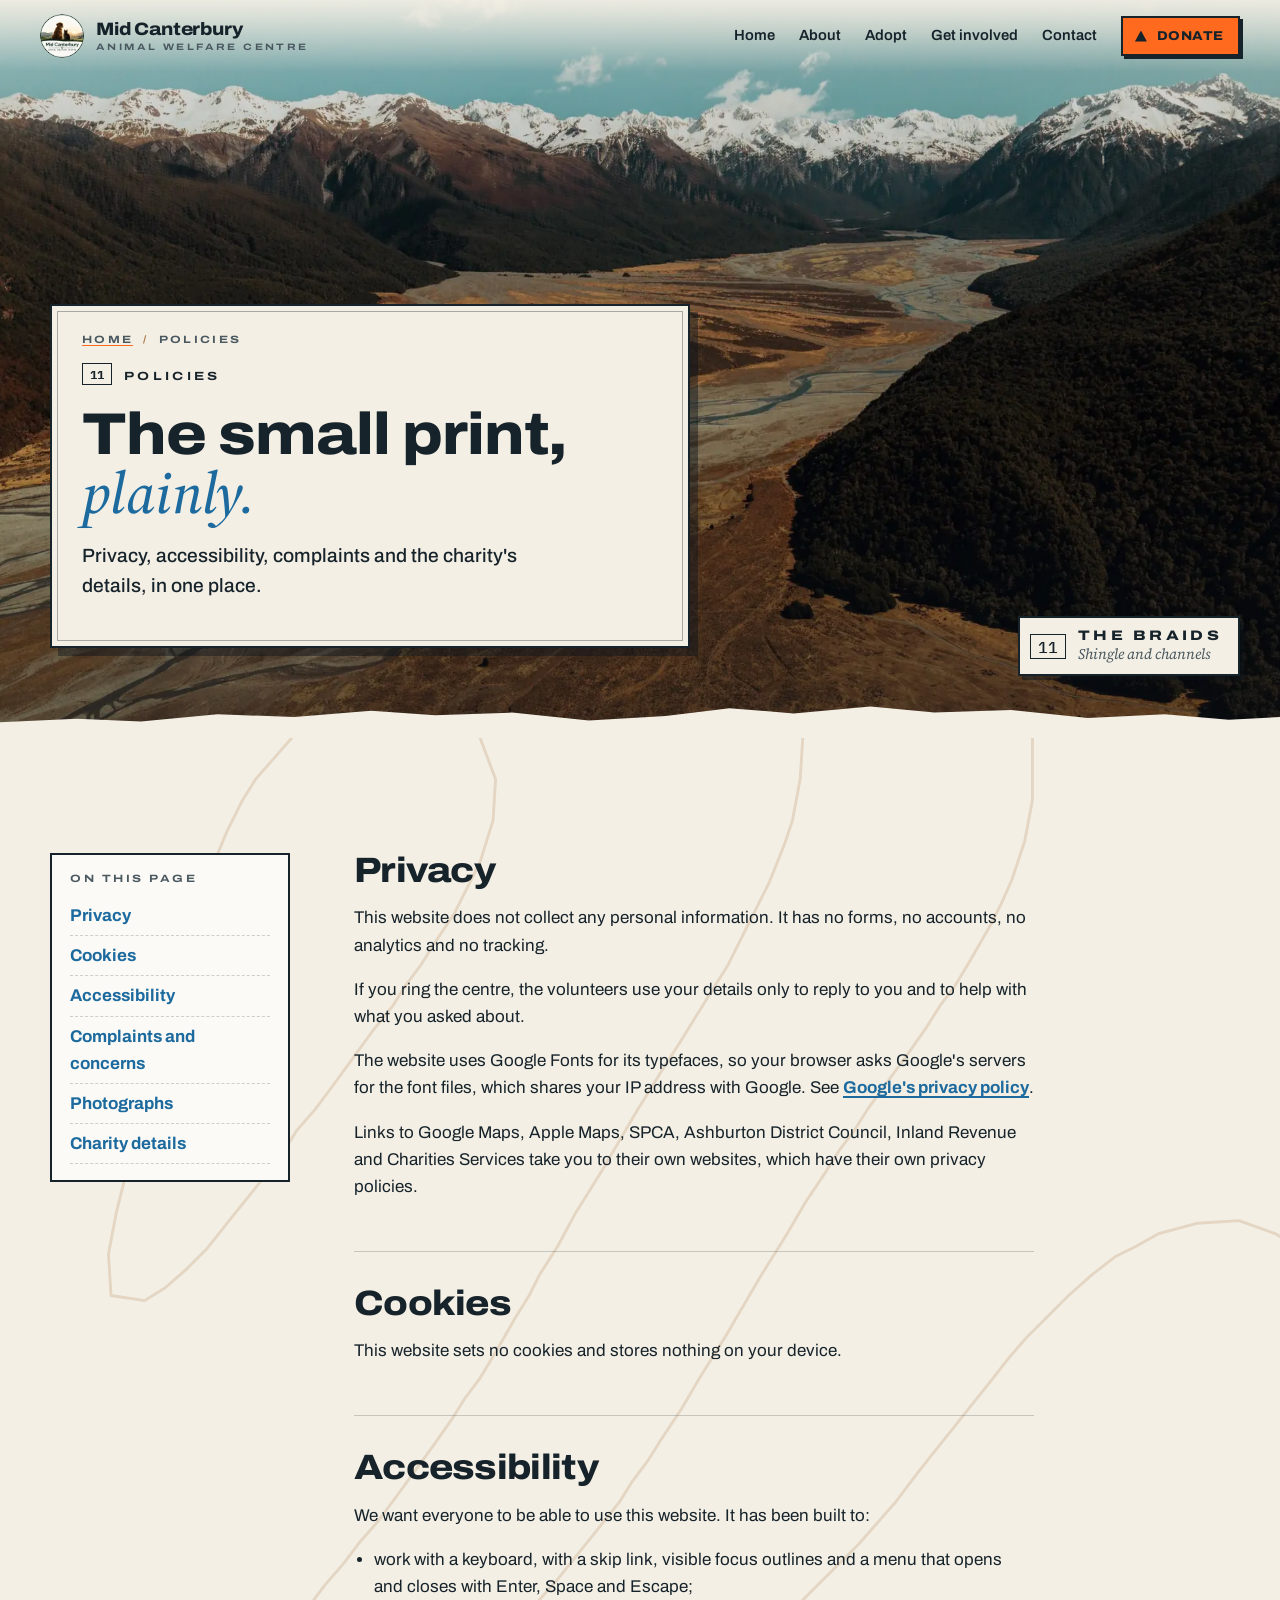
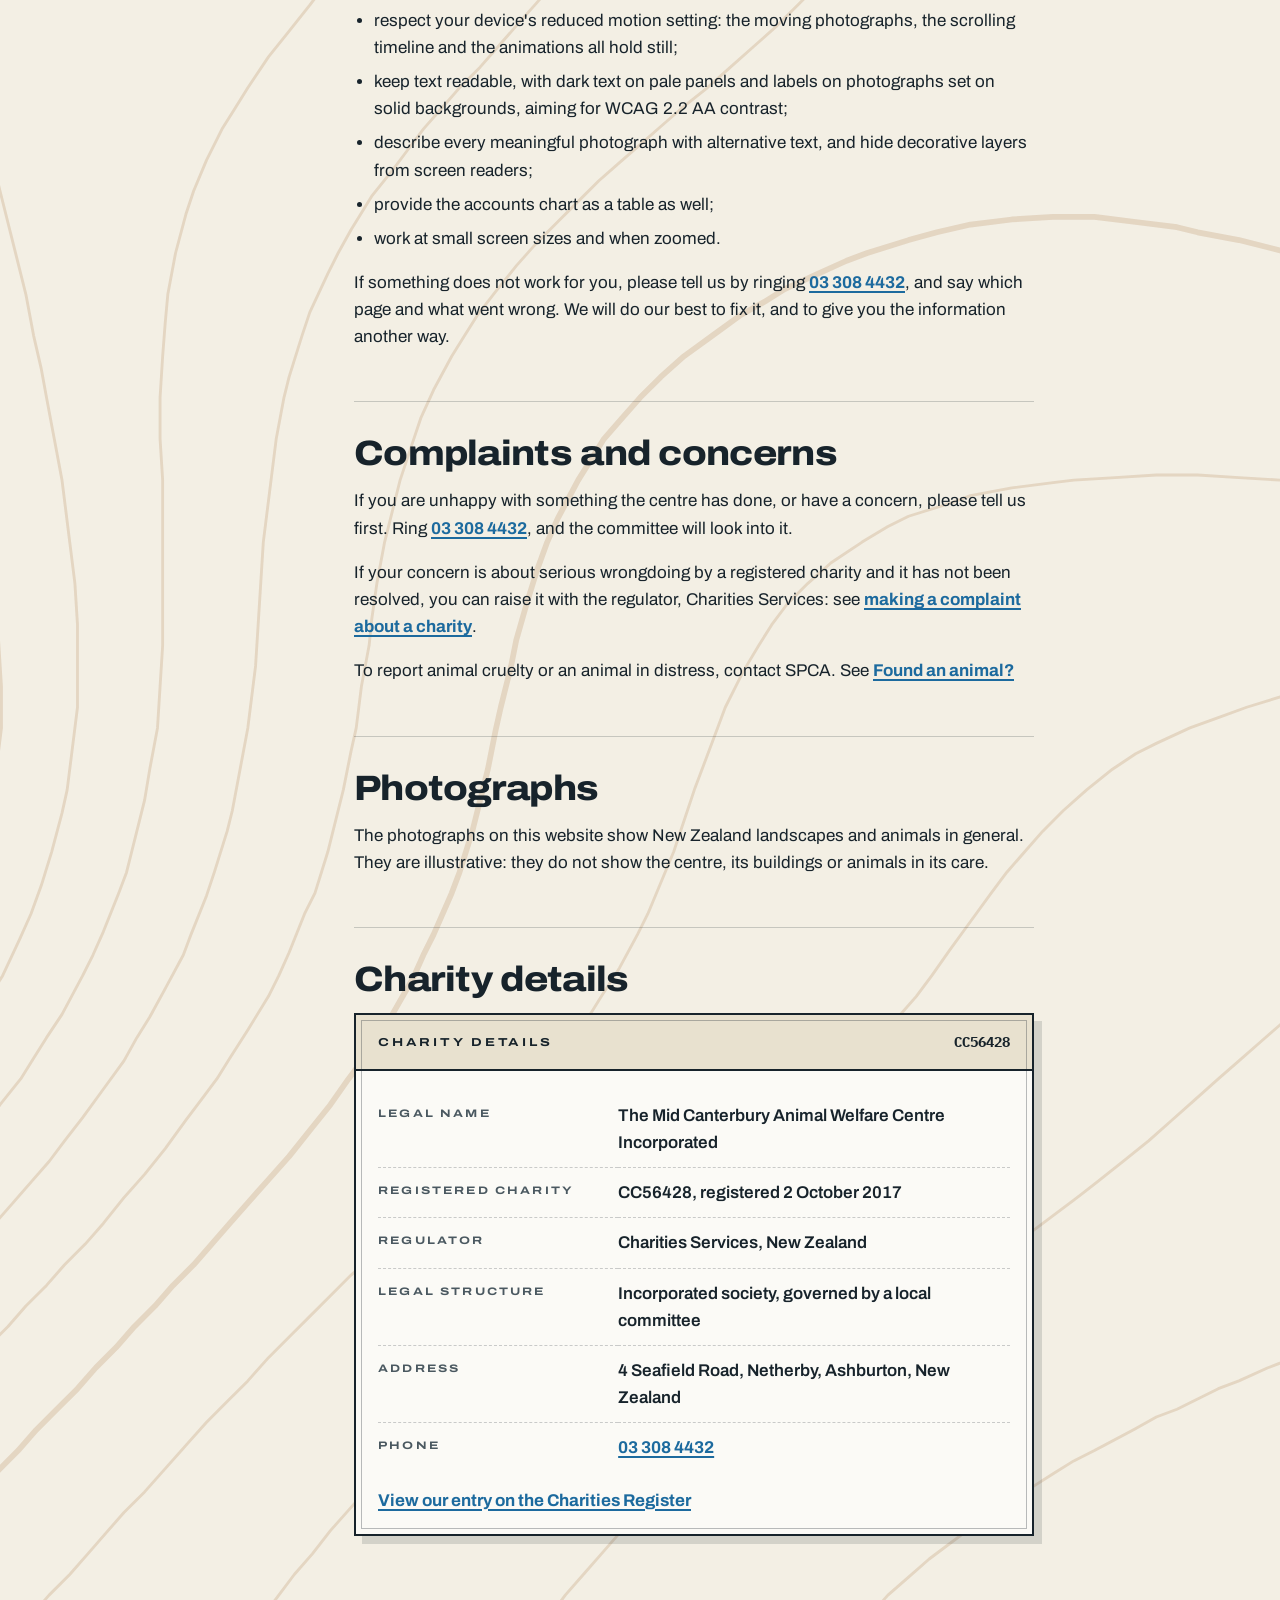
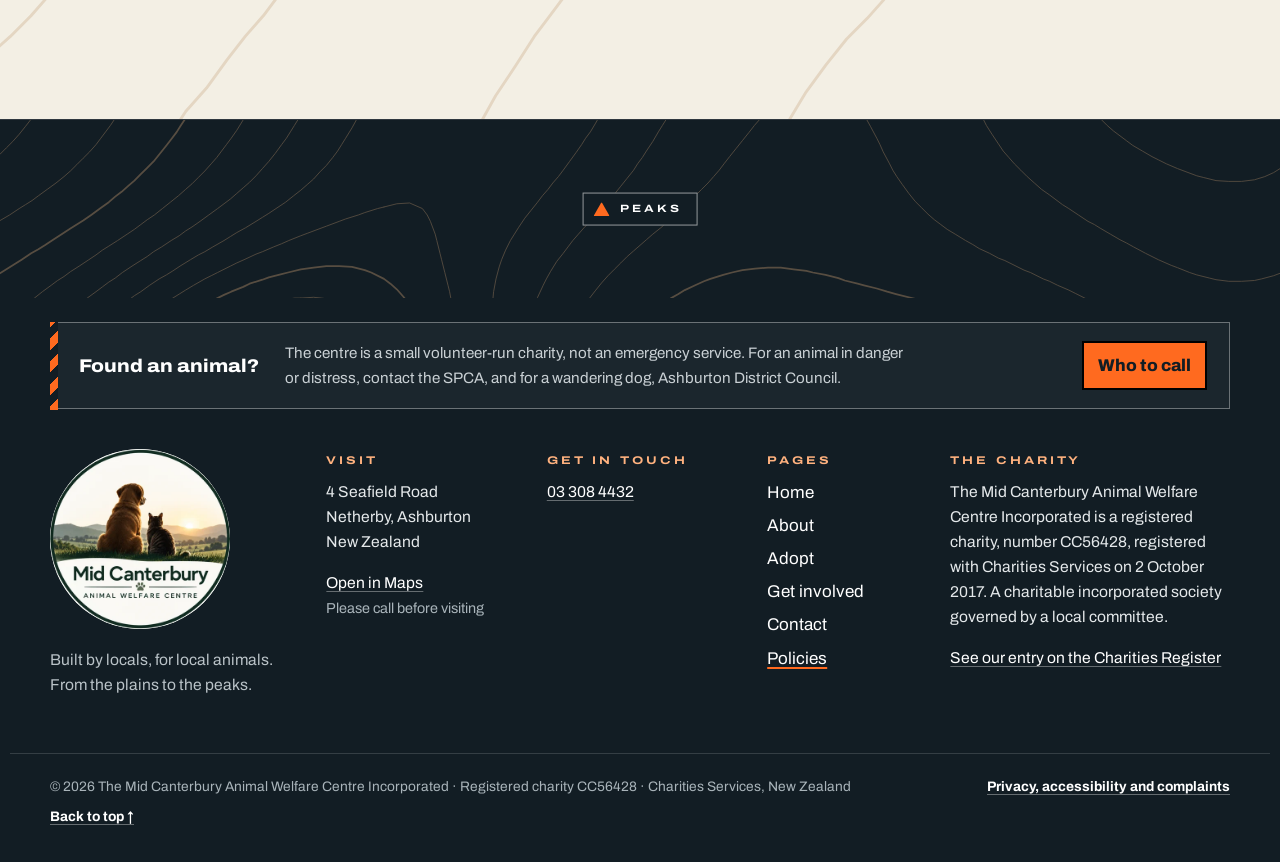
<file: policies.html>
<!doctype html>
<html lang="en-NZ">
<head>
<meta charset="utf-8">
<meta name="viewport" content="width=device-width, initial-scale=1, viewport-fit=cover">
<title>Privacy, accessibility and complaints · Mid Canterbury Animal Welfare Centre</title>
<meta name="description" content="Privacy, cookies, accessibility, complaints and charity details for the Mid Canterbury Animal Welfare Centre (registered charity CC56428).">
<meta name="theme-color" content="#F3EFE4">
<meta property="og:type" content="website">
<meta property="og:locale" content="en_NZ">
<meta property="og:site_name" content="Mid Canterbury Animal Welfare Centre">
<meta property="og:title" content="Policies · Mid Canterbury Animal Welfare Centre">
<meta property="og:description" content="Privacy, cookies, accessibility, complaints and charity details for the Mid Canterbury Animal Welfare Centre (registered charity CC56428).">
<meta property="og:image" content="https://midcanterburyanimalwelfare.com/assets/og-hero-v1.jpg?v=1">
<meta property="og:image:type" content="image/jpeg">
<meta property="og:image:width" content="1800">
<meta property="og:image:height" content="945">
<meta property="og:image:alt" content="Aerial photograph of farmland and a river below the snow-capped Mt Hutt range in Canterbury, with the Mid Canterbury Animal Welfare Centre name on a map-style title block.">
<meta name="twitter:card" content="summary_large_image">
<meta name="twitter:image" content="https://midcanterburyanimalwelfare.com/assets/og-hero-v1.jpg?v=1">
<link rel="icon" href="assets/brand/mcawc-icon-128.png" type="image/png">
<link rel="apple-touch-icon" href="assets/brand/apple-touch-icon.png">
<link rel="preconnect" href="https://fonts.googleapis.com">
<link rel="preconnect" href="https://fonts.gstatic.com" crossorigin>
<link rel="stylesheet" href="https://fonts.googleapis.com/css2?family=Archivo:ital,wdth,wght@0,62..125,100..900;1,62..125,100..900&family=Source+Serif+4:ital,opsz,wght@1,8..60,400..600&family=IBM+Plex+Mono:wght@500&display=swap">
<link rel="preload" as="image" href="assets/photo/braids.webp" imagesrcset="assets/photo/braids-1200.webp 1200w, assets/photo/braids.webp 2400w" imagesizes="(max-width: 760px) 200vw, 100vw" fetchpriority="high">
<link rel="stylesheet" href="assets/style.css">

</head>
<body>

<a class="skip" href="#main">Skip to content</a>

<!--part:header-->
<header class="bar" data-bar>
  <a class="brand" href="index.html" aria-label="Mid Canterbury Animal Welfare Centre, home">
    <img class="brand-mark brand-logo" src="assets/brand/mcawc-logo-120.webp" alt="" width="44" height="44">
    <span class="brand-word"><b>Mid Canterbury</b><small>Animal Welfare Centre</small></span>
  </a>
  <nav class="nav" id="site-nav" aria-label="Main">
    <a href="index.html">Home</a>
    <a href="about.html">About</a>
    <a href="adopt.html">Adopt</a>
    <a href="help.html">Get involved</a>
    <a href="contact.html">Contact</a>
  </nav>
  <a class="btn btn-sm bar-cta" href="help.html#donate">Donate</a>
  <button class="menu-btn" type="button" aria-expanded="false" aria-controls="site-nav" data-menu><span class="menu-ico" aria-hidden="true"><i></i><i></i><i></i></span><span data-menu-label>Menu</span></button>
</header>
<!--/part:header-->

<main id="main">

<section class="page-head" id="top" aria-labelledby="page-title">
  <div class="ph depth" style="--r:2400/1350;--fy:62%;--hz:30%">
    <div class="ph-move dl-bg" data-par="-.1">
      <div class="ph-frame">
        <img data-ai="assets/ai/braids.jpg" src="assets/photo/braids.webp" srcset="assets/photo/braids-1200.webp 1200w, assets/photo/braids.webp 2400w" sizes="(max-width: 760px) 200vw, 100vw" width="2400" height="1350" fetchpriority="high" decoding="async" alt="Aerial view of a wide braided riverbed of grey shingle running between dark hills towards snowy peaks.">
      </div>
    </div>
    <div class="ph-move dl-mid" data-par="-.06" aria-hidden="true">
      <div class="ph-frame">
        <img data-ai="assets/ai/braids.jpg" src="assets/photo/braids.webp" srcset="assets/photo/braids-1200.webp 1200w, assets/photo/braids.webp 2400w" sizes="(max-width: 760px) 200vw, 100vw" width="2400" height="1350" decoding="async" alt="">
      </div>
    </div>
  </div>
  <div class="page-head-copy wrap">
    <div class="legend">
      <ol class="crumbs" aria-label="Breadcrumb"><li><a href="index.html">Home</a></li><li aria-current="page">Policies</li></ol>
      <p class="eyebrow"><span class="sheet">11</span>Policies</p>
      <h1 id="page-title">The small print, <em>plainly.</em></h1>
      <p class="promise">Privacy, accessibility, complaints and the charity's details, in one place.</p>
    </div>
  </div>
  <p class="band-tag" aria-hidden="true"><b>11</b><span>The braids</span><small>Shingle and channels</small></p>
</section>

<section class="sec topo" aria-label="Policies">
  <div class="wrap pol">
    <nav class="pol-toc" aria-label="On this page">
      <p>On this page</p>
      <ol>
        <li><a href="#privacy">Privacy</a></li>
        <li><a href="#cookies">Cookies</a></li>
        <li><a href="#accessibility">Accessibility</a></li>
        <li><a href="#complaints">Complaints and concerns</a></li>
        <li><a href="#photos">Photographs</a></li>
        <li><a href="#details">Charity details</a></li>
      </ol>
    </nav>
    <div class="pol-body prose">
      <section id="privacy" aria-labelledby="p1">
        <h2 id="p1">Privacy</h2>
        <p>This website does not collect any personal information. It has no forms, no accounts, no analytics and no tracking.</p>
        <p>If you ring the centre, the volunteers use your details only to reply to you and to help with what you asked about.</p>
        <p>The website uses Google Fonts for its typefaces, so your browser asks Google's servers for the font files, which shares your IP address with Google. See <a href="https://policies.google.com/privacy" target="_blank" rel="noopener">Google's privacy policy</a>.</p>
        <p>Links to Google Maps, Apple Maps, SPCA, Ashburton District Council, Inland Revenue and Charities Services take you to their own websites, which have their own privacy policies.</p>
      </section>
      <section id="cookies" aria-labelledby="p2">
        <h2 id="p2">Cookies</h2>
        <p>This website sets no cookies and stores nothing on your device.</p>
      </section>
      <section id="accessibility" aria-labelledby="p3">
        <h2 id="p3">Accessibility</h2>
        <p>We want everyone to be able to use this website. It has been built to:</p>
        <ul>
          <li>work with a keyboard, with a skip link, visible focus outlines and a menu that opens and closes with Enter, Space and Escape;</li>
          <li>respect your device's reduced motion setting: the moving photographs, the scrolling timeline and the animations all hold still;</li>
          <li>keep text readable, with dark text on pale panels and labels on photographs set on solid backgrounds, aiming for WCAG 2.2 AA contrast;</li>
          <li>describe every meaningful photograph with alternative text, and hide decorative layers from screen readers;</li>
          <li>provide the accounts chart as a table as well;</li>
          <li>work at small screen sizes and when zoomed.</li>
        </ul>
        <p>If something does not work for you, please tell us by ringing <a href="tel:+6433084432">03 308 4432</a>, and say which page and what went wrong. We will do our best to fix it, and to give you the information another way.</p>
      </section>
      <section id="complaints" aria-labelledby="p4">
        <h2 id="p4">Complaints and concerns</h2>
        <p>If you are unhappy with something the centre has done, or have a concern, please tell us first. Ring <a href="tel:+6433084432">03 308 4432</a>, and the committee will look into it.</p>
        <p>If your concern is about serious wrongdoing by a registered charity and it has not been resolved, you can raise it with the regulator, Charities Services: see <a href="https://www.charities.govt.nz/charities-in-new-zealand/making-a-complaint" target="_blank" rel="noopener">making a complaint about a charity</a>.</p>
        <p>To report animal cruelty or an animal in distress, contact SPCA. See <a href="contact.html#found">Found an animal?</a></p>
      </section>
      <section id="photos" aria-labelledby="p5">
        <h2 id="p5">Photographs</h2>
        <p>The photographs on this website show New Zealand landscapes and animals in general. They are illustrative: they do not show the centre, its buildings or animals in its care.</p>
      </section>
      <section id="details" aria-labelledby="p6">
        <h2 id="p6">Charity details</h2>
        <div class="reg">
          <p class="reg-h"><span>Charity details</span><span>CC56428</span></p>
          <dl>
            <dt>Legal name</dt><dd>The Mid Canterbury Animal Welfare Centre Incorporated</dd>
            <dt>Registered charity</dt><dd>CC56428, registered 2 October 2017</dd>
            <dt>Regulator</dt><dd>Charities Services, New Zealand</dd>
            <dt>Legal structure</dt><dd>Incorporated society, governed by a local committee</dd>
            <dt>Address</dt><dd>4 Seafield Road, Netherby, Ashburton, New Zealand</dd>
            <dt>Phone</dt><dd><a href="tel:+6433084432">03 308 4432</a></dd>
            
          </dl>
          <p class="reg-foot"><a href="https://register.charities.govt.nz/Charity/CC56428" target="_blank" rel="noopener">View our entry on the Charities Register</a></p>
        </div>
      </section>
    </div>
  </div>
</section>

</main>

<!--part:footer-->
<footer class="foot" id="foot">
  <div class="foot-topo" aria-hidden="true"><span class="foot-trig"><i></i>Peaks</span></div>
  <div class="foot-body">
    <div class="wrap">
      <aside class="foot-found" aria-labelledby="ff-title">
        <h2 id="ff-title" class="foot-found-h">Found an animal?</h2>
        <p>The centre is a small volunteer-run charity, not an emergency service. For an animal in danger or distress, contact the SPCA, and for a wandering dog, Ashburton District Council.</p>
        <a class="foot-found-link" href="contact.html#found">Who to call</a>
      </aside>
    </div>
    <div class="wrap foot-grid">
      <div class="foot-brand">
        <img class="foot-logo" src="assets/brand/mcawc-logo-440.webp" alt="Mid Canterbury Animal Welfare Centre logo" width="220" height="220" loading="lazy">
                <p class="foot-tag">Built by locals, for local animals. From the plains to the peaks.</p>
      </div>
      <div>
        <h2 class="foot-h">Visit</h2>
        <p>4 Seafield Road<br>Netherby, Ashburton<br>New Zealand</p>
        <p><a href="https://www.google.com/maps/search/?api=1&amp;query=4%20Seafield%20Road%2C%20Netherby%2C%20Ashburton%2C%20New%20Zealand" target="_blank" rel="noopener">Open in Maps</a><br><span class="foot-note">Please call before visiting</span></p>
      </div>
      <div>
        <h2 class="foot-h">Get in touch</h2>
        <p><a href="tel:+6433084432">03 308 4432</a></p>
      </div>
      <nav aria-label="Footer">
        <h2 class="foot-h">Pages</h2>
        <ul class="foot-links">
          <li><a href="index.html">Home</a></li>
          <li><a href="about.html">About</a></li>
          <li><a href="adopt.html">Adopt</a></li>
          <li><a href="help.html">Get involved</a></li>
          <li><a href="contact.html">Contact</a></li>
          <li><a href="policies.html" aria-current="page">Policies</a></li>
        </ul>
      </nav>
      <div>
        <h2 class="foot-h">The charity</h2>
        <p>The Mid Canterbury Animal Welfare Centre Incorporated is a registered charity, number CC56428, registered with Charities Services on 2 October 2017. A charitable incorporated society governed by a local committee.</p>
        <p><a href="https://register.charities.govt.nz/Charity/CC56428" target="_blank" rel="noopener">See our entry on the Charities Register</a></p>
      </div>
    </div>
    <div class="wrap foot-base">
      <p>&copy; 2026 The Mid Canterbury Animal Welfare Centre Incorporated &middot; Registered charity CC56428 &middot; Charities Services, New Zealand</p>
      <p><a href="policies.html">Privacy, accessibility and complaints</a></p>
      <a href="#top">Back to top <span aria-hidden="true">&uarr;</span></a>
    </div>
  </div>
</footer>
<!--/part:footer-->

<script src="assets/main.js" defer></script>
</body>
</html>
</file>
<file: assets/style.css>
/* Mid Canterbury Animal Welfare Centre · "Plains to peaks"
   Art direction: a survey of the climb. Documentary landscape photography in wide bands whose top edges are
   ridgelines that get rougher as the page climbs; topographic contour paper, map-label type and survey-marker buttons. */
:root {
  --paper: #F3EFE4;
  --paper-2: #E8E1CF;
  --snow: #FBFAF6;
  --ink: #17232B;
  --ink-soft: #4A5860;
  --contour: #A8723F;
  --water: #1C6A9E;
  --water-soft: #7FB5D6;
  --veg: #4D7436;
  --hivis: #FF6A1F;
  --hivis-deep: #B03F08;
  --trig: #C8341F;
  --night: #121D24;
  --head: "Archivo", "Arial Narrow", system-ui, sans-serif;
  --text: "Archivo", system-ui, -apple-system, "Segoe UI", sans-serif;
  --serif: "Source Serif 4", Georgia, "Times New Roman", serif;
  --mono: "IBM Plex Mono", ui-monospace, Menlo, monospace;
  --wrap: 1180px;
  --gut: clamp(16px, 4vw, 40px);
}

*, *::before, *::after { box-sizing: border-box; }
html { scroll-behavior: smooth; -webkit-text-size-adjust: 100%; }
body {
  margin: 0;
  font-family: var(--text);
  font-size: 1.0625rem;
  line-height: 1.6;
  color: var(--ink);
  background: var(--paper);
  overflow-x: hidden;
}
@supports (overflow: clip) { body { overflow-x: clip; } }
img, svg { display: block; max-width: 100%; }
a { color: inherit; }
h1, h2, h3 { font-family: var(--head); font-weight: 800; font-stretch: 112%; line-height: 1; margin: 0; letter-spacing: -0.02em; }
h2 { font-size: clamp(2.1rem, 4.4vw, 3.5rem); }
h2 em, h1 em { font-family: var(--serif); font-style: italic; font-weight: 500; font-stretch: normal; letter-spacing: -0.01em; color: var(--water); }
p { margin: 0 0 1em; }
.wrap { width: 100%; max-width: calc(var(--wrap) + 2 * var(--gut)); margin: 0 auto; padding: 0 var(--gut); }
.defs { position: absolute; width: 0; height: 0; overflow: hidden; }
.sr-only { position: absolute; width: 1px; height: 1px; overflow: hidden; clip: rect(0 0 0 0); white-space: nowrap; }

.skip { position: fixed; left: 12px; top: -60px; z-index: 100; background: var(--ink); color: var(--snow); padding: 10px 16px; text-decoration: none; font-weight: 700; }
.skip:focus { top: 12px; }
:focus-visible { outline: 3px solid var(--hivis); outline-offset: 3px; }

/* sheet tags: the map-sheet number and a spaced-caps label */
.eyebrow {
  display: block;
  font-family: var(--head); font-stretch: 125%;
  font-size: .74rem; font-weight: 700; letter-spacing: .28em; text-transform: uppercase;
  color: var(--ink); margin: 0 0 20px;
}
.sheet { display: inline-block; vertical-align: 1px; margin-right: 12px; font-family: var(--mono); font-size: .78rem; letter-spacing: 0; padding: 3px 7px 2px; border: 1.5px solid currentColor; line-height: 1.2; }

/* survey-marker buttons: square pegs in hi-vis orange with a trig triangle */
.btn {
  position: relative; display: inline-flex; align-items: center; gap: 10px;
  font-family: var(--head); font-stretch: 112%; font-weight: 800; font-size: .95rem; letter-spacing: .04em; text-transform: uppercase;
  text-decoration: none; color: var(--ink);
  background: var(--hivis);
  padding: 13px 20px 13px 16px; border: 2px solid var(--ink); border-radius: 0;
  box-shadow: 4px 4px 0 var(--ink);
  transition: transform .15s ease, box-shadow .15s ease, background .2s;
}
.btn::before { content: ""; width: 12px; height: 11px; background: currentColor; clip-path: polygon(50% 0, 100% 100%, 0 100%); flex: none; }
.btn:hover { transform: translate(-2px, -2px); box-shadow: 6px 6px 0 var(--ink); }
.btn:active { transform: translate(3px, 3px); box-shadow: 1px 1px 0 var(--ink); }
.btn-ghost { background: var(--snow); }
.btn-ghost::before { background: var(--trig); }
.btn-sm { padding: 8px 14px 8px 12px; font-size: .8rem; box-shadow: 3px 3px 0 var(--ink); }

/* map labels laid over photos (decorative, always on a dark chip for contrast) */
.ml {
  position: absolute; left: var(--x); top: var(--y); transform: translate(-50%, -50%);
  font-family: var(--head); font-stretch: 125%; font-weight: 700; font-size: .7rem; letter-spacing: .3em; text-transform: uppercase;
  color: #FFFFFF; white-space: nowrap; pointer-events: none;
  background: rgba(14, 22, 28, .7); padding: 5px 8px 5px 11px; line-height: 1.2;
}
.ml-peak { padding-left: 24px; }
.ml-peak::before { content: ""; position: absolute; left: 8px; top: 50%; width: 10px; height: 9px; margin-top: -5px; background: var(--hivis); clip-path: polygon(50% 0, 100% 100%, 0 100%); }
.ml-water { font-family: var(--serif); font-style: italic; font-weight: 500; font-stretch: normal; font-size: .92rem; letter-spacing: .04em; text-transform: none; background: rgba(12, 52, 82, .74); padding: 3px 10px; }
.ml-area::after { content: ""; position: absolute; left: 50%; top: 100%; width: 1px; height: 18px; background: rgba(255, 255, 255, .85); }
.ml-chip { position: static; transform: none; display: inline-block; }

/* ------------------------------------------------------------ photo frames: the image box keeps its own aspect so labels pin to features */
.ph { position: absolute; inset: 0; overflow: hidden; background: #7C8C8E; }
.ph-move { position: absolute; left: 0; right: 0; top: -70px; bottom: -70px; container-type: size; will-change: transform; }
.ph-frame {
  position: absolute; left: var(--fx, 50%); top: var(--fy, 50%);
  width: max(100cqw, calc(100cqh * var(--r))); aspect-ratio: var(--r);
  transform: translate(calc(var(--fx, 50%) * -1), calc(var(--fy, 50%) * -1));
}
.ph-frame img { width: 100%; height: 100%; object-fit: cover; }

/* ------------------------------------------------------------ header */
.bar {
  position: fixed; inset: 0 0 auto 0; z-index: 50;
  display: flex; align-items: center; gap: 24px;
  padding: 14px var(--gut);
  background: linear-gradient(to bottom, rgba(243, 239, 228, .9), rgba(243, 239, 228, 0));
  transition: background .3s, box-shadow .3s, padding .3s;
}
.bar.solid { background: rgba(243, 239, 228, .95); backdrop-filter: blur(10px); -webkit-backdrop-filter: blur(10px); box-shadow: 0 1px 0 rgba(23, 35, 43, .18); padding-top: 9px; padding-bottom: 9px; }
.brand { display: flex; align-items: center; gap: 12px; text-decoration: none; margin-right: auto; }
.brand-mark { width: 44px; height: 44px; flex: none; }
.brand-word { display: flex; flex-direction: column; line-height: 1.05; }
.brand-word b { font-family: var(--head); font-stretch: 112%; font-weight: 800; font-size: 1.12rem; letter-spacing: -.01em; }
.brand-word small { font-family: var(--head); font-stretch: 125%; font-size: .58rem; font-weight: 700; letter-spacing: .26em; text-transform: uppercase; color: var(--ink-soft); margin-top: 4px; }
.nav { display: flex; align-items: center; gap: 24px; }
.nav a { text-decoration: none; font-weight: 600; font-size: .92rem; position: relative; padding: 4px 0; }
.nav a::after { content: ""; position: absolute; left: 0; right: 0; bottom: -2px; height: 2px; background: repeating-linear-gradient(to right, var(--hivis) 0 6px, transparent 6px 10px); transform: scaleX(0); transform-origin: left; transition: transform .25s; }
.nav a:hover::after { transform: scaleX(1); }
.nav a[aria-current="page"] { font-weight: 800; }
.nav a[aria-current="page"]::after { transform: scaleX(1); height: 3px; background: var(--hivis); }

/* ------------------------------------------------------------ the altitude rail: a levelling staff */
.alt { position: fixed; right: 16px; top: 50%; transform: translateY(-50%); z-index: 40; display: none; flex-direction: column; align-items: center; gap: 10px; padding: 12px 8px; background: rgba(243, 239, 228, .92); border: 1.5px solid var(--ink); box-shadow: 3px 3px 0 rgba(23, 35, 43, .25); font-family: var(--head); font-stretch: 125%; font-size: .58rem; font-weight: 700; letter-spacing: .2em; text-transform: uppercase; color: var(--ink); }
.alt-track { position: relative; width: 14px; height: 280px; }
.alt-track::before { content: ""; position: absolute; left: 3px; top: 0; bottom: 0; width: 8px; border: 1px solid var(--ink); background: repeating-linear-gradient(to top, var(--hivis) 0 14px, #FFFFFF 14px 28px); }
.alt-track a { position: absolute; left: -2px; width: 18px; height: 6px; margin-bottom: -3px; background: var(--ink); }
.alt-track a span { position: absolute; right: 26px; top: 50%; transform: translate(6px, -50%); white-space: nowrap; background: var(--ink); color: var(--snow); padding: 5px 9px; opacity: 0; pointer-events: none; transition: opacity .2s, transform .2s; }
.alt-track a:hover span, .alt-track a:focus-visible span { opacity: 1; transform: translate(0, -50%); }
.alt-track a.here { background: var(--trig); height: 8px; margin-bottom: -4px; }
.alt-band { position: absolute; left: 14px; width: 6px; height: 1px; background: var(--ink); opacity: .6; }
.alt-mark { position: absolute; left: -7px; bottom: 0; width: 28px; height: 24px; margin-bottom: -12px; transform: translate3d(0, calc(var(--p, 0) * -280px), 0); background: no-repeat center/contain url("data:image/svg+xml,%3Csvg xmlns='http://www.w3.org/2000/svg' viewBox='0 0 28 24'%3E%3Cpath d='M14 2 L26 22 L2 22 Z' fill='%23FFFFFF' stroke='%2317232B' stroke-width='2' stroke-linejoin='round'/%3E%3Ccircle cx='14' cy='15' r='3' fill='%23C8341F'/%3E%3C/svg%3E"); pointer-events: none; }
@media (min-width: 1200px) { .alt { display: flex; } }

/* ------------------------------------------------------------ hero: Mt Hutt over the plains, with a map title block */
.hero { position: relative; min-height: clamp(660px, 100svh, 1040px); overflow: hidden; isolation: isolate; display: flex; align-items: flex-end; }
.hero-media { z-index: -1; }
.hero-media::after { content: ""; position: absolute; inset: 0; background: linear-gradient(to bottom, rgba(243, 239, 228, .55) 0, rgba(243, 239, 228, 0) 22%), linear-gradient(to top, rgba(14, 22, 28, .35), rgba(14, 22, 28, 0) 45%); pointer-events: none; }
.hero-copy { position: relative; z-index: 2; padding-bottom: clamp(36px, 7vh, 80px); padding-top: 120px; }
.legend {
  position: relative; max-width: 590px; background: var(--paper); border: 2px solid var(--ink);
  padding: 26px 30px 22px; box-shadow: 8px 8px 0 rgba(14, 22, 28, .45);
}
.legend::before { content: ""; position: absolute; inset: 5px; border: 1px solid rgba(23, 35, 43, .35); pointer-events: none; }
.hero h1 { font-size: clamp(2.5rem, 4.7vw, 4.2rem); line-height: .95; }
.hero h1 span { display: block; }
.hero .h1-b { font-family: var(--serif); font-style: italic; font-weight: 500; font-stretch: normal; color: var(--water); letter-spacing: -.01em; margin-top: 6px; }
.promise { font-size: clamp(1.05rem, 1.5vw, 1.2rem); max-width: 34ch; margin: 18px 0 22px; font-weight: 500; color: var(--ink); }
.hero-actions { display: flex; flex-wrap: wrap; gap: 14px; }
.legend-scale { display: flex; align-items: center; gap: 10px; margin-top: 22px; font-family: var(--head); font-stretch: 125%; font-size: .6rem; font-weight: 700; letter-spacing: .26em; text-transform: uppercase; color: var(--ink-soft); }
.legend-scale i { flex: 1; height: 8px; border: 1px solid var(--ink); background: repeating-linear-gradient(to right, var(--ink) 0 20%, #FFFFFF 20% 40%); }
.hero-cue { position: absolute; z-index: 3; right: var(--gut); bottom: 26px; display: flex; align-items: center; gap: 10px; color: #FFFFFF; text-decoration: none; font-family: var(--head); font-stretch: 125%; font-weight: 700; font-size: .68rem; letter-spacing: .26em; text-transform: uppercase; background: rgba(14, 22, 28, .62); padding: 8px 12px; }
.hero-cue svg { width: 16px; height: 26px; animation: bob 2.4s ease-in-out infinite; }
@keyframes bob { 50% { transform: translateY(4px); } }

@media (max-width: 760px) {
  .hero { min-height: 0; display: block; }
  .hero-media { position: relative; height: 62svh; min-height: 400px; max-height: 560px; }
  .hero-media .ph-move { top: -40px; bottom: -40px; }
  .hero-media .ph-frame { --fx: 50%; }
  .hero-copy { padding-top: 0; margin-top: -110px; padding-bottom: 28px; }
  .legend { padding: 20px 18px 18px; box-shadow: 5px 5px 0 rgba(14, 22, 28, .4); }
  .hero h1 { font-size: clamp(2.2rem, 10.4vw, 2.9rem); }
  .promise { margin: 14px 0 18px; }
  .hero-cue { display: none; }
  .ml-wide { display: none; }
  .nav { display: none; }
  .brand-mark { width: 38px; height: 38px; }
  .brand-word b { font-size: 1rem; }
  .brand-word small { font-size: .52rem; letter-spacing: .2em; }
  .ml { font-size: .6rem; letter-spacing: .24em; }
  .ml-water { font-size: .82rem; letter-spacing: .02em; }
}
@media (max-width: 760px) { .bar { gap: 12px; } .bar .btn-sm { white-space: nowrap; padding: 7px 10px 7px 9px; font-size: .72rem; gap: 7px; } .bar .btn-sm::before { width: 9px; height: 8px; } .brand { gap: 9px; } .brand-word small { white-space: nowrap; letter-spacing: .14em; } }
@media (max-width: 400px) { .brand-word small { display: none; } }

/* ------------------------------------------------------------ topographic paper */
.topo { position: relative; isolation: isolate; }
.topo::before { content: ""; position: absolute; inset: 0; z-index: -1; background: var(--contour); opacity: .2; -webkit-mask: url("contours.svg") center / cover no-repeat; mask: url("contours.svg") center / cover no-repeat; pointer-events: none; }
.grid-paper { background-color: var(--snow); background-image: linear-gradient(rgba(28, 106, 158, .08) 1px, transparent 1px), linear-gradient(90deg, rgba(28, 106, 158, .08) 1px, transparent 1px); background-size: 96px 96px; }

/* ------------------------------------------------------------ bands: wide photographs with ridgeline tops that climb */
.band { position: relative; margin: 0; height: clamp(340px, 64vh, 700px); margin-top: calc(var(--amp, 0px) * -1); z-index: 1; }
.band-tag {
  position: absolute; left: var(--gut); bottom: 22px; margin: 0; z-index: 2;
  display: grid; grid-template-columns: auto 1fr; column-gap: 12px; align-items: center;
  background: var(--paper); border: 2px solid var(--ink); padding: 10px 16px 10px 10px; box-shadow: 4px 4px 0 rgba(14, 22, 28, .45);
}
.band-tag b { grid-row: 1 / span 2; font-family: var(--mono); font-weight: 500; font-size: 1rem; border: 1.5px solid var(--ink); padding: 4px 7px 3px; line-height: 1; }
.band-tag span { font-family: var(--head); font-stretch: 125%; font-weight: 800; font-size: .86rem; letter-spacing: .24em; text-transform: uppercase; line-height: 1.2; }
.band-tag small { font-family: var(--serif); font-style: italic; font-size: .92rem; color: var(--ink-soft); line-height: 1.3; }

/* ridgeline edges, rougher the higher the band: generated by _source/contours.py between these markers */
/* gen:edges */
.edge-1 { --amp: 12px; clip-path: polygon(0.00% 11px, 1.56% 10px, 3.12% 11px, 4.69% 11px, 6.25% 12px, 7.81% 12px, 9.38% 12px, 10.94% 11px, 12.50% 12px, 14.06% 11px, 15.62% 10px, 17.19% 9px, 18.75% 9px, 20.31% 9px, 21.88% 8px, 23.44% 8px, 25.00% 8px, 26.56% 9px, 28.12% 9px, 29.69% 9px, 31.25% 9px, 32.81% 10px, 34.38% 10px, 35.94% 10px, 37.50% 10px, 39.06% 10px, 40.62% 9px, 42.19% 9px, 43.75% 8px, 45.31% 8px, 46.88% 8px, 48.44% 8px, 50.00% 8px, 51.56% 7px, 53.12% 7px, 54.69% 6px, 56.25% 6px, 57.81% 4px, 59.38% 4px, 60.94% 3px, 62.50% 3px, 64.06% 3px, 65.62% 3px, 67.19% 3px, 68.75% 3px, 70.31% 3px, 71.88% 2px, 73.44% 2px, 75.00% 3px, 76.56% 2px, 78.12% 3px, 79.69% 3px, 81.25% 4px, 82.81% 3px, 84.38% 3px, 85.94% 2px, 87.50% 3px, 89.06% 2px, 90.62% 1px, 92.19% 1px, 93.75% 1px, 95.31% 1px, 96.88% 1px, 98.44% 0px, 100.00% 0px, 100% 100%, 0% 100%); }
.edge-2 { --amp: 30px; clip-path: polygon(0.00% 30px, 1.56% 26px, 3.12% 24px, 4.69% 23px, 6.25% 23px, 7.81% 23px, 9.38% 21px, 10.94% 20px, 12.50% 22px, 14.06% 20px, 15.62% 22px, 17.19% 21px, 18.75% 23px, 20.31% 22px, 21.88% 22px, 23.44% 20px, 25.00% 16px, 26.56% 19px, 28.12% 20px, 29.69% 19px, 31.25% 17px, 32.81% 18px, 34.38% 16px, 35.94% 14px, 37.50% 14px, 39.06% 15px, 40.62% 15px, 42.19% 12px, 43.75% 12px, 45.31% 10px, 46.88% 8px, 48.44% 3px, 50.00% 1px, 51.56% 0px, 53.12% 2px, 54.69% 2px, 56.25% 0px, 57.81% 4px, 59.38% 5px, 60.94% 4px, 62.50% 6px, 64.06% 6px, 65.62% 6px, 67.19% 5px, 68.75% 7px, 70.31% 8px, 71.88% 9px, 73.44% 12px, 75.00% 11px, 76.56% 12px, 78.12% 13px, 79.69% 14px, 81.25% 18px, 82.81% 18px, 84.38% 16px, 85.94% 17px, 87.50% 15px, 89.06% 15px, 90.62% 13px, 92.19% 12px, 93.75% 14px, 95.31% 15px, 96.88% 18px, 98.44% 22px, 100.00% 23px, 100% 100%, 0% 100%); }
.edge-3 { --amp: 56px; clip-path: polygon(0.00% 53px, 1.56% 54px, 3.12% 56px, 4.69% 53px, 6.25% 47px, 7.81% 40px, 9.38% 32px, 10.94% 33px, 12.50% 30px, 14.06% 35px, 15.62% 33px, 17.19% 35px, 18.75% 42px, 20.31% 39px, 21.88% 32px, 23.44% 30px, 25.00% 32px, 26.56% 31px, 28.12% 25px, 29.69% 20px, 31.25% 22px, 32.81% 18px, 34.38% 20px, 35.94% 12px, 37.50% 6px, 39.06% 5px, 40.62% 8px, 42.19% 6px, 43.75% 5px, 45.31% 4px, 46.88% 6px, 48.44% 9px, 50.00% 7px, 51.56% 14px, 53.12% 20px, 54.69% 18px, 56.25% 22px, 57.81% 20px, 59.38% 13px, 60.94% 12px, 62.50% 16px, 64.06% 14px, 65.62% 17px, 67.19% 16px, 68.75% 14px, 70.31% 20px, 71.88% 24px, 73.44% 25px, 75.00% 26px, 76.56% 24px, 78.12% 21px, 79.69% 20px, 81.25% 25px, 82.81% 25px, 84.38% 24px, 85.94% 22px, 87.50% 13px, 89.06% 13px, 90.62% 7px, 92.19% 8px, 93.75% 13px, 95.31% 6px, 96.88% 7px, 98.44% 3px, 100.00% 0px, 100% 100%, 0% 100%); }
.edge-4 { --amp: 90px; clip-path: polygon(0.00% 90px, 1.56% 79px, 3.12% 77px, 4.69% 64px, 6.25% 53px, 7.81% 46px, 9.38% 43px, 10.94% 37px, 12.50% 26px, 14.06% 13px, 15.62% 8px, 17.19% 5px, 18.75% 6px, 20.31% 0px, 21.88% 4px, 23.44% 4px, 25.00% 11px, 26.56% 24px, 28.12% 32px, 29.69% 38px, 31.25% 41px, 32.81% 43px, 34.38% 39px, 35.94% 46px, 37.50% 47px, 39.06% 52px, 40.62% 48px, 42.19% 45px, 43.75% 38px, 45.31% 33px, 46.88% 30px, 48.44% 33px, 50.00% 27px, 51.56% 31px, 53.12% 38px, 54.69% 38px, 56.25% 36px, 57.81% 40px, 59.38% 41px, 60.94% 32px, 62.50% 29px, 64.06% 25px, 65.62% 21px, 67.19% 25px, 68.75% 26px, 70.31% 29px, 71.88% 32px, 73.44% 27px, 75.00% 27px, 76.56% 33px, 78.12% 30px, 79.69% 23px, 81.25% 24px, 82.81% 25px, 84.38% 17px, 85.94% 19px, 87.50% 26px, 89.06% 30px, 90.62% 40px, 92.19% 59px, 93.75% 68px, 95.31% 69px, 96.88% 77px, 98.44% 79px, 100.00% 78px, 100% 100%, 0% 100%); }
/* /gen:edges */

/* the kea, seen through a field lens on the tussock band */
.kea-lens { position: absolute; right: clamp(16px, 7vw, 120px); top: calc(var(--amp, 0px) + clamp(28px, 7vh, 80px)); width: clamp(150px, 17vw, 250px); z-index: 2; }
.kea-lens img { width: 100%; height: auto; aspect-ratio: 1; object-fit: cover; border-radius: 50%; border: 4px solid var(--paper); box-shadow: 0 0 0 2px var(--ink), 6px 8px 0 rgba(14, 22, 28, .35); }
.kea-lens .ml-chip { position: absolute; left: 50%; bottom: -10px; transform: translateX(-50%); }
.kea-lens::before, .kea-lens::after { content: ""; position: absolute; background: var(--paper); z-index: 1; }
.kea-lens::before { left: 50%; top: -14px; width: 2px; height: 22px; margin-left: -1px; }
.kea-lens::after { top: 50%; left: -14px; height: 2px; width: 22px; margin-top: -1px; }

@media (max-width: 760px) {
  .band { height: clamp(300px, 52svh, 420px); }
  .band-tag { bottom: 14px; padding: 8px 12px 8px 8px; }
  .band-tag span { font-size: .74rem; }
  .band-tag small { font-size: .82rem; }
  .kea-lens { width: 116px; right: 16px; }
}

/* ------------------------------------------------------------ who we are: the plates change with the years */
.who { background: var(--paper); height: calc(100vh + 1300px); }
.who-pin { position: sticky; top: 0; height: 100vh; display: flex; align-items: center; overflow: hidden; }
.who-grid { display: grid; grid-template-columns: minmax(0, 5fr) minmax(0, 7fr); gap: clamp(28px, 5vw, 72px); align-items: center; }
.lead { font-size: 1.18rem; color: var(--ink-soft); margin: 18px 0 30px; max-width: 34ch; }
.years { list-style: none; margin: 0; padding: 0; display: grid; gap: 0; border-left: 2px solid var(--ink); }
.years li { position: relative; display: grid; grid-template-columns: 82px 1fr; gap: 14px; padding: 14px 0 14px 20px; opacity: .4; transition: opacity .4s; }
.years li::before { content: ""; position: absolute; left: -7px; top: 22px; width: 12px; height: 12px; background: var(--paper); border: 2px solid var(--ink); transform: rotate(45deg); transition: background .3s; }
.years li.on { opacity: 1; }
.years li.on::before { background: var(--hivis); }
.years li.past { opacity: .7; }
.yr { font-family: var(--mono); font-size: 1.25rem; color: var(--hivis-deep); line-height: 1.3; }
.years h3 { font-family: var(--head); font-stretch: 112%; font-weight: 800; font-size: 1.08rem; margin-bottom: 4px; letter-spacing: 0; line-height: 1.2; }
.years p { margin: 0; color: var(--ink-soft); }

.plates { position: relative; margin: 0; aspect-ratio: 1.6; background: var(--paper-2); border: 2px solid var(--ink); box-shadow: 10px 10px 0 rgba(23, 35, 43, .16); }
.plates-win { position: absolute; inset: 10px; overflow: hidden; background: #8A9690; }
.plate { position: absolute; inset: 0; width: 100%; height: 100%; object-fit: cover; opacity: 0; transform: scale(calc(1.06 - var(--z, 0) * .06)); transition: opacity .7s ease; }
.who[data-stage="0"] .plate-0, .who[data-stage="1"] .plate-1, .who[data-stage="2"] .plate-2 { opacity: 1; }
.crop { position: absolute; width: 18px; height: 18px; border: 0 solid var(--ink); z-index: 2; }
.crop-tl { left: -12px; top: -12px; border-right-width: 1.5px; border-bottom-width: 1.5px; }
.crop-tr { right: -12px; top: -12px; border-left-width: 1.5px; border-bottom-width: 1.5px; }
.crop-bl { left: -12px; bottom: -12px; border-right-width: 1.5px; border-top-width: 1.5px; }
.crop-br { right: -12px; bottom: -12px; border-left-width: 1.5px; border-top-width: 1.5px; }
.era { position: absolute; left: 24px; top: 24px; z-index: 2; }
.era span { display: inline-block; font-family: var(--mono); font-size: clamp(1.2rem, 2.4vw, 1.9rem); line-height: 1; color: var(--ink); background: var(--hivis); border: 2px solid var(--ink); padding: 8px 14px 7px; box-shadow: 3px 3px 0 var(--ink); }
.plate-ticks { position: absolute; right: 24px; bottom: 24px; z-index: 2; display: flex; gap: 6px; }
.plate-ticks i { width: 26px; height: 6px; background: rgba(255, 255, 255, .6); border: 1px solid var(--ink); }
.who[data-stage="0"] .plate-ticks i:nth-child(1), .who[data-stage="1"] .plate-ticks i:nth-child(-n+2), .who[data-stage="2"] .plate-ticks i { background: var(--hivis); }

@media (min-height: 1400px) { .who { height: auto; } .who-pin { position: relative; height: auto; padding: 120px 0; } .years li { opacity: 1; } }

@media (max-width: 900px) {
  .who-grid { grid-template-columns: 1fr; gap: 18px; }
  .who-pin { align-items: flex-start; padding-top: 74px; }
  .plates { order: -1; aspect-ratio: 1.75; box-shadow: 6px 6px 0 rgba(23, 35, 43, .16); }
  .plates-win { inset: 6px; }
  .era { left: 14px; top: 14px; }
  .plate-ticks { right: 14px; bottom: 14px; }
  .who h2 { font-size: clamp(1.75rem, 7.4vw, 2.5rem); }
  .who .eyebrow { margin-bottom: 10px; }
  .lead { font-size: 1rem; margin: 8px 0 10px; }
  .years li { grid-template-columns: 56px 1fr; gap: 10px; padding: 8px 0 8px 16px; }
  .years li::before { top: 14px; }
  .yr { font-size: 1rem; }
  .years h3 { font-size: .98rem; margin: 0; }
  .years p { font-size: .93rem; line-height: 1.45; }
  .years li:not(.on) p { display: none; }
}

/* ------------------------------------------------------------ the cause */
.cause { position: relative; padding: clamp(110px, 13vw, 170px) 0 clamp(80px, 10vw, 140px); }
.cause-grid { display: grid; grid-template-columns: minmax(0, 5fr) minmax(0, 7fr); gap: clamp(28px, 5vw, 72px); align-items: center; }
.cause-text h2 { margin-bottom: 26px; }
.cause-text > p { font-size: 1.1rem; max-width: 40ch; }
.purpose { margin: 30px 0 0; padding: 22px 24px 20px 26px; background: var(--paper); border: 1.5px solid var(--ink); border-left: 8px solid var(--veg); }
.purpose p { font-family: var(--serif); font-style: italic; font-size: 1.14rem; line-height: 1.45; margin: 0 0 12px; }
.purpose footer { font-family: var(--head); font-stretch: 112%; font-size: .8rem; font-weight: 700; color: var(--ink-soft); letter-spacing: .02em; }

.wind { position: relative; margin: 0; }
.wind-scene { position: relative; aspect-ratio: 900 / 520; overflow: hidden; border: 2px solid var(--ink); background: #9DB7C6; box-shadow: 10px 10px 0 rgba(23, 35, 43, .16); }
.ws { position: absolute; inset: 0; width: 100%; height: 100%; object-fit: cover; transition: opacity .8s ease, transform 6s ease; }
.ws-windy { opacity: 0; transform: scale(1.04); }
.windy .ws-windy { opacity: 1; transform: scale(1.08) translateX(-1.5%); }
.ws-calm { opacity: 1; }
.windy .ws-calm { opacity: 0; }
.gusts { position: absolute; inset: 0; width: 100%; height: 100%; pointer-events: none; }
.gust { stroke-width: 3; stroke-dasharray: 18 82; stroke-dashoffset: 100; opacity: 0; transition: opacity .5s; filter: drop-shadow(0 0 2px rgba(0, 0, 0, .25)); }
.gust-hi { stroke-width: 2.2; }
.windy .gust { opacity: .9; animation: gust 1.5s linear var(--g) infinite; }
@keyframes gust { to { stroke-dashoffset: 0; } }
.leaf { opacity: 0; }
.windy .leaf { animation: leaf 2.6s linear var(--l) infinite; }
@keyframes leaf { 0% { opacity: 0; transform: translate(-20px, var(--ly)) rotate(0); } 10% { opacity: 1; } 85% { opacity: 1; transform: translate(820px, calc(var(--ly) - 40px)) rotate(720deg); } 100% { opacity: 0; transform: translate(880px, calc(var(--ly) + 10px)) rotate(780deg); } }
.ws-tag { position: absolute; left: 16px; bottom: 16px; transition: opacity .4s; }
.ws-tag-calm { opacity: 0; }
.wind:not(.windy) .ws-tag-calm { opacity: 1; }
.wind:not(.windy) .ws-tag-windy { opacity: 0; }
.lens { position: absolute; right: 5%; bottom: 8%; width: 30%; aspect-ratio: 1; border-radius: 50%; overflow: hidden; border: 4px solid var(--snow); box-shadow: 0 0 0 2px var(--ink), 6px 8px 0 rgba(14, 22, 28, .3); opacity: 0; transform: scale(.7); transition: opacity .5s ease .2s, transform .6s cubic-bezier(.3, 1.4, .5, 1) .2s; }
.lens img { width: 100%; height: 100%; object-fit: cover; }
.wind:not(.windy) .lens { opacity: 1; transform: scale(1); }
.wind-toggle { position: absolute; left: 16px; top: 16px; display: inline-flex; align-items: center; gap: 12px; padding: 9px 14px 9px 9px; border: 2px solid var(--ink); border-radius: 0; background: var(--snow); color: var(--ink); font: 700 .9rem var(--text); cursor: pointer; box-shadow: 3px 3px 0 var(--ink); }
.wt-switch { width: 44px; height: 24px; background: #C9CFD2; position: relative; border: 1.5px solid var(--ink); transition: background .25s; }
.wt-switch i { position: absolute; top: 2px; left: 2px; width: 17px; height: 17px; background: var(--snow); border: 1.5px solid var(--ink); transition: transform .25s; }
.wind-toggle[aria-pressed="true"] .wt-switch { background: var(--hivis); }
.wind-toggle[aria-pressed="true"] .wt-switch i { transform: translateX(19px); }
.wt-label b { color: var(--hivis-deep); }
.wind:not(.inview) * { animation-play-state: paused !important; }

@media (max-width: 900px) {
  .cause-grid { grid-template-columns: 1fr; }
  .wind-scene { aspect-ratio: 900 / 600; box-shadow: 6px 6px 0 rgba(23, 35, 43, .16); }
  .wind-toggle { position: static; margin-top: 16px; font-size: .9rem; }
  .lens { width: 36%; }
}

/* ------------------------------------------------------------ how we help: the braided river, drawn as a survey map */
.help { background: var(--paper); padding: clamp(110px, 13vw, 170px) 0 clamp(80px, 10vw, 140px); }
.help .wrap { position: relative; }
.help-head { max-width: 660px; margin-bottom: 40px; }
.help-head h2 { margin-bottom: 20px; }
.help-head p:last-child { font-size: 1.1rem; }
.braid { position: relative; overflow: hidden; border: 2px solid var(--ink); background: #EFE9DA; box-shadow: 10px 10px 0 rgba(23, 35, 43, .14); }
.braid::after { content: ""; position: absolute; inset: 0; background-image: linear-gradient(rgba(23, 35, 43, .1) 1px, transparent 1px), linear-gradient(90deg, rgba(23, 35, 43, .1) 1px, transparent 1px); background-size: 10% 20%; pointer-events: none; }
.braid-map { width: 100%; height: auto; aspect-ratio: 1200 / 440; }
.braid-map > rect { fill: #EFE9DA; }
.braid-map > path { fill: #B7C59A; }
.braid-map ellipse { opacity: .55; }
.braid-label { position: absolute; right: 3%; top: 13%; font-family: var(--serif); font-style: italic; font-size: clamp(1rem, 2vw, 1.5rem); color: var(--water); letter-spacing: .3em; pointer-events: none; transform: rotate(-4deg); }
.chan path { fill: none; stroke-linecap: round; transition: stroke .3s, opacity .3s; }
.chan-bank { stroke: #D9CFB6; }
.chan-water { stroke: var(--water-soft); }
.chan-light { stroke: #D4E8F2; opacity: .8; }
.chan-flow { stroke: #FFFFFF; stroke-dasharray: 1 26; opacity: 0; }
.chan-hit { stroke: transparent; stroke-width: 44; pointer-events: stroke; cursor: pointer; }
.chan.on .chan-water { stroke: var(--water); }
.chan.on .chan-light { stroke: #8EC3E2; opacity: 1; }
.chan.on .chan-flow { opacity: .95; animation: flow 1.1s linear infinite; }
.chan:hover .chan-water { stroke: #4C93C2; }
@keyframes flow { to { stroke-dashoffset: -27; } }
.braid-tabs { position: absolute; inset: 0; z-index: 2; }
.braid-tab { position: absolute; left: var(--x); top: var(--y); transform: translate(-50%, -50%); display: inline-flex; align-items: center; gap: 8px; border: 2px solid var(--ink); border-radius: 0; cursor: pointer; padding: 5px 12px 5px 5px; background: var(--snow); color: var(--ink); font: 700 .9rem var(--text); box-shadow: 3px 3px 0 var(--ink); transition: background .2s, color .2s, transform .15s, box-shadow .15s; }
.braid-tab i { font-style: normal; font-family: var(--mono); font-size: .72rem; width: 26px; height: 24px; display: grid; place-items: center; background: var(--paper-2); color: var(--ink); }
.braid-tab:hover { transform: translate(calc(-50% - 1px), calc(-50% - 1px)); box-shadow: 4px 4px 0 var(--ink); }
.braid-tab[aria-selected="true"] { background: var(--ink); color: var(--snow); }
.braid-tab[aria-selected="true"] i { background: var(--hivis); color: var(--ink); }
.braid-panels { margin-top: 26px; }
.braid-panel { display: grid; grid-template-columns: 140px minmax(0, 1fr); column-gap: 30px; align-items: baseline; background: var(--snow); border: 2px solid var(--ink); padding: 26px 30px; animation: rise .45s ease; }
.braid-panel[hidden] { display: none; }
.braid-panel h3 { font-size: clamp(1.6rem, 3vw, 2.2rem); grid-column: 2; grid-row: 1; }
.braid-panel p:last-child { grid-column: 2; font-size: 1.1rem; margin: 10px 0 0; max-width: 52ch; }
.bp-n { grid-row: 1 / span 2; font-family: var(--mono); font-size: 2.6rem; color: var(--water); margin: 0; line-height: 1; }
.bp-n span { display: block; font-family: var(--head); font-stretch: 125%; font-size: .66rem; font-weight: 700; letter-spacing: .24em; text-transform: uppercase; color: var(--ink-soft); margin-top: 8px; }
@keyframes rise { from { opacity: 0; transform: translateY(10px); } }

@media (max-width: 760px) {
  .braid-map { aspect-ratio: 1200 / 640; }
  .braid-label { top: 7%; font-size: .9rem; }
  .braid-tabs { position: static; display: flex; flex-wrap: wrap; gap: 8px; padding: 14px; background: var(--snow); border-top: 2px solid var(--ink); }
  .braid-tab { position: static; transform: none; font-size: .86rem; box-shadow: 2px 2px 0 var(--ink); }
  .braid-tab:hover { transform: none; box-shadow: 2px 2px 0 var(--ink); }
  .braid-panel { grid-template-columns: 1fr; padding: 22px; }
  .braid-panel h3, .braid-panel p:last-child { grid-column: 1; grid-row: auto; }
  .bp-n { grid-row: auto; font-size: 1.8rem; margin-bottom: 6px; }
  .bp-n span { display: inline; margin-left: 6px; }
}

/* ------------------------------------------------------------ ways to help */
.hand { background: var(--paper); padding-top: clamp(120px, 14vw, 180px); }
.hand-head { max-width: 660px; margin-bottom: 44px; }
.hand-head h2 { margin-bottom: 18px; }
.hand-head p { font-size: 1.1rem; }
.signs { display: grid; grid-template-columns: repeat(3, minmax(0, 1fr)); gap: clamp(18px, 2.4vw, 30px); position: relative; z-index: 2; }
.sign { position: relative; background: var(--snow); border: 2px solid var(--ink); display: flex; flex-direction: column; box-shadow: 6px 6px 0 rgba(23, 35, 43, .18); transition: transform .2s ease, box-shadow .2s ease; }
.sign:hover { transform: translate(-2px, -2px); box-shadow: 8px 8px 0 rgba(23, 35, 43, .22); }
.sign-photo { width: 100%; height: auto; aspect-ratio: 3 / 2; object-fit: cover; border-bottom: 2px solid var(--ink); }
.sign-body { position: relative; display: flex; flex-direction: column; flex: 1; padding: 22px 24px 24px; }
.sign-n { position: absolute; right: 18px; top: -22px; margin: 0; width: 40px; height: 40px; display: grid; place-items: center; font-family: var(--mono); font-size: 1rem; background: var(--hivis); border: 2px solid var(--ink); }
.sign h3 { font-size: 1.7rem; margin-bottom: 6px; }
.sign-lede { font-family: var(--serif); font-style: italic; font-size: 1.15rem; color: var(--water); margin-bottom: 10px; }
.sign p { color: var(--ink-soft); }
.sign-link { margin-top: auto; align-self: flex-start; font-weight: 800; color: var(--ink); text-decoration: none; display: inline-flex; align-items: center; gap: 8px; border-bottom: 3px solid var(--hivis); padding-bottom: 2px; }
.sign-link::before { content: ""; width: 9px; height: 8px; background: var(--trig); clip-path: polygon(50% 0, 100% 100%, 0 100%); }
.sign-link:hover { color: var(--hivis-deep); }

.gate { position: relative; height: clamp(560px, 50vw, 760px); margin-top: clamp(60px, 8vw, 110px); overflow: hidden; border-top: 2px solid var(--ink); }
.gate .ph::after { content: ""; position: absolute; inset: 0; background: linear-gradient(to top, rgba(14, 22, 28, .45), rgba(14, 22, 28, 0) 45%); pointer-events: none; }
.gate-ui { position: relative; z-index: 3; height: 100%; display: flex; align-items: flex-end; justify-content: space-between; gap: 20px; padding-bottom: 116px; }
.gate-copy { position: relative; background: var(--paper); border: 2px solid var(--ink); padding: 16px 22px 18px; margin-bottom: 18px; box-shadow: 5px 5px 0 rgba(14, 22, 28, .45); }
.gate-k { font-family: var(--head); font-stretch: 125%; font-size: .6rem; font-weight: 700; letter-spacing: .3em; text-transform: uppercase; color: var(--ink-soft); margin: 0 0 6px; }
.gate-copy h3 { font-size: 1.4rem; margin-bottom: 8px; }
.gate-copy p:last-child { margin: 0; font-weight: 600; }
.post { position: relative; display: flex; flex-direction: column; align-items: center; margin-right: clamp(0px, 8vw, 140px); }
.letterbox { position: relative; border: 0; background: none; padding: 0; cursor: pointer; width: clamp(120px, 12vw, 160px); color: var(--ink); filter: drop-shadow(6px 8px 0 rgba(14, 22, 28, .35)); }
.letterbox svg { width: 100%; height: auto; overflow: visible; }
.lb-num { font-family: var(--head); font-weight: 800; font-size: 34px; fill: var(--snow); }
.lb-door { transform-box: view-box; transform-origin: 80px 112px; transition: transform .45s cubic-bezier(.5, 1.6, .5, 1); }
.lb-flag { transform-box: view-box; transform-origin: 143px 102px; transform: rotate(90deg); transition: transform .5s cubic-bezier(.5, 1.6, .5, 1) .1s; }
.lb-env { transform-box: view-box; transform: translateY(20px); opacity: 0; transition: transform .4s ease .15s, opacity .3s .15s; }
.letterbox[aria-expanded="true"] .lb-door { transform: scaleY(-.3); }
.letterbox[aria-expanded="true"] .lb-flag { transform: rotate(0deg); }
.letterbox[aria-expanded="true"] .lb-env { transform: translateY(-34px); opacity: 1; }
.letterbox:not([aria-expanded="true"]):hover .lb-door { transform: scaleY(.94); }
.lb-hint { position: absolute; top: 18%; right: 100%; margin-right: 8px; white-space: nowrap; background: var(--ink); color: var(--snow); font-family: var(--head); font-stretch: 112%; font-size: .74rem; font-weight: 700; letter-spacing: .08em; text-transform: uppercase; padding: 6px 10px; animation: nudge 2.4s ease-in-out infinite; }
.lb-hint::after { content: ""; position: absolute; right: -5px; top: 50%; margin-top: -5px; border: 5px solid transparent; border-right: 0; border-left-color: var(--ink); }
.letterbox[aria-expanded="true"] .lb-hint { opacity: 0; }
@keyframes nudge { 50% { transform: translateX(-5px); } }
.note { position: absolute; bottom: calc(100% - 20px); left: 50%; transform: translateX(-50%); width: min(300px, 86vw); background: var(--snow); border: 2px solid var(--ink); padding: 16px 18px; box-shadow: 5px 5px 0 rgba(14, 22, 28, .45); animation: pop .4s cubic-bezier(.4, 1.6, .5, 1); z-index: 4; }
.note::after { content: ""; position: absolute; left: 50%; bottom: -9px; margin-left: -8px; border: 8px solid transparent; border-bottom: 0; border-top-color: var(--ink); }
.note p { margin: 0 0 6px; }
.note-h { font-family: var(--head); font-stretch: 112%; font-weight: 800; font-size: 1.2rem; }
.note a { font-weight: 800; color: var(--water); word-break: break-all; }
.copy { border: 1.5px solid var(--ink); background: var(--paper-2); color: var(--ink); font: 700 .72rem var(--text); letter-spacing: .08em; text-transform: uppercase; padding: 3px 8px; border-radius: 0; cursor: pointer; margin-left: 4px; }
.copy:hover { background: var(--hivis); }
@keyframes pop { from { opacity: 0; transform: translate(-50%, 14px) scale(.94); } }

@media (max-width: 900px) {
  .signs { grid-template-columns: 1fr; gap: 28px; }
}
@media (max-width: 640px) {
  .gate { height: 620px; }
  .gate-ui { flex-direction: column; align-items: stretch; justify-content: flex-start; padding-top: 20px; }
  .gate-copy { align-self: flex-start; }
  .post { margin: auto 0 0 auto; margin-right: 8%; }
  .note { left: auto; right: -10px; transform: none; }
  .note::after { left: auto; right: 50px; }
  @keyframes pop { from { opacity: 0; transform: translateY(14px) scale(.94); } }
}

/* ------------------------------------------------------------ partners: the hut at the top of the climb */
.partners { position: relative; background: var(--night); color: var(--snow); padding-top: clamp(40px, 5vw, 64px); overflow: hidden; }
.pk-head { position: relative; z-index: 2; display: flex; flex-direction: column; align-items: center; text-align: center; padding-bottom: clamp(22px, 3vw, 36px); }
.pk-alt { display: inline-flex; align-items: center; gap: 8px; margin: 0 0 12px; padding: 5px 12px 5px 9px; border: 1.5px solid rgba(251, 250, 246, .7); font-family: var(--head); font-stretch: 125%; font-size: .62rem; font-weight: 700; letter-spacing: .26em; text-transform: uppercase; color: var(--snow); }
.pk-alt i { width: 14px; height: 12px; background: var(--hivis); clip-path: polygon(50% 0, 100% 100%, 0 100%); }
.partners .eyebrow { color: var(--snow); margin: 0; font-size: .84rem; }
.pk-stage { position: relative; height: clamp(560px, 62vw, 860px); container-type: inline-size; }
.pk-stage .ph::after { content: ""; position: absolute; inset: 0; background: linear-gradient(to bottom, rgba(18, 29, 36, .8), rgba(18, 29, 36, 0) 18%), linear-gradient(to top, rgba(18, 29, 36, .9), rgba(18, 29, 36, 0) 22%); pointer-events: none; }

/* the hut sign: a pale painted board set into routed timber, standing on two posts in the snow */
.pk-sign {
  position: absolute; z-index: 3; left: 58%; top: 40%; width: 34%;
  display: flex; flex-direction: column; align-items: stretch; text-decoration: none;
  padding: 1.2cqw 1.2cqw 0; border-radius: .5cqw;
  background-color: #6B4527;
  background-image:
    radial-gradient(circle at 1.4cqw 1.4cqw, #D9C7A6 0 .3cqw, #3B2A1C .34cqw .44cqw, transparent .48cqw),
    radial-gradient(circle at calc(100% - 1.4cqw) 1.4cqw, #D9C7A6 0 .3cqw, #3B2A1C .34cqw .44cqw, transparent .48cqw),
    repeating-linear-gradient(to bottom, rgba(255, 255, 255, .05) 0 2px, rgba(0, 0, 0, .07) 2px 5px, rgba(255, 255, 255, 0) 5px 9px);
  box-shadow: inset 0 0 0 .3cqw #4E311B, inset 0 0 0 .5cqw #8A5D36, 0 1.4cqw 2cqw -.6cqw rgba(0, 0, 0, .6);
  transform-origin: 50% 100%;
}
.pk-board {
  display: block; padding: 1.1cqw 1.2cqw; border-radius: .3cqw; background-color: #F7F3E8;
  background-image: repeating-linear-gradient(to bottom, rgba(154, 108, 23, .045) 0 2px, transparent 2px 7px);
  box-shadow: inset 0 .25cqw 0 rgba(40, 20, 8, .35), inset 0 -.15cqw 0 rgba(255, 255, 255, .5), 0 0 0 .2cqw #3B2A1C;
  transition: background-color .25s;
}
.pk-sign .partner-logo { display: block; width: 100%; height: auto; aspect-ratio: 900 / 256; }
.pk-sign .partner-line {
  display: block; padding: .8cqw .4cqw .95cqw; text-align: center; white-space: nowrap;
  font-family: var(--head); font-stretch: 112%; font-weight: 700; font-size: max(12px, 1.45cqw); line-height: 1.2; letter-spacing: .06em; text-transform: uppercase; color: #F5E7C6;
  text-shadow: 0 -1px 0 rgba(30, 14, 4, .75), 0 1px 0 rgba(255, 230, 190, .12);
}
.pk-posts { position: absolute; left: 12%; right: 12%; top: 100%; height: 11cqw; display: flex; justify-content: space-between; z-index: -1; }
.pk-posts i { width: 1.5cqw; height: 100%; background: linear-gradient(to right, #4E311B, #7A5232 40%, #5A3A20); box-shadow: inset 0 -2.2cqw 1.4cqw -1cqw rgba(255, 255, 255, .55); }
.pk-sign:hover .pk-board, .pk-sign:focus-visible .pk-board { background-color: #FFFBF1; }
.pk-sign:hover { animation: pk-sway 1.1s ease-out; }
.pk-sign:focus-visible { outline: 3px solid var(--hivis); outline-offset: 6px; }
@keyframes pk-sway { 25% { transform: rotate(-1deg); } 55% { transform: rotate(.6deg); } 80% { transform: rotate(-.2deg); } }

/* the rail tops out while the hut is on screen */
.alt.summit .alt-top { color: var(--trig); }
.alt.summit .alt-mark { transition: transform .5s cubic-bezier(.3, .7, .3, 1); }

@media (max-width: 640px) {
  .pk-stage { height: auto; container-type: normal; }
  .pk-stage .ph { position: relative; height: 470px; }
  .pk-stage .ph-frame { --fx: 32%; }
  .pk-sign { position: relative; left: auto; top: auto; width: auto; margin: -28px 16px 0; padding: 12px 12px 0; border-radius: 4px;
    background-image: radial-gradient(circle at 14px 14px, #D9C7A6 0 3px, #3B2A1C 3.4px 4.4px, transparent 4.8px), radial-gradient(circle at calc(100% - 14px) 14px, #D9C7A6 0 3px, #3B2A1C 3.4px 4.4px, transparent 4.8px), repeating-linear-gradient(to bottom, rgba(255, 255, 255, .05) 0 2px, rgba(0, 0, 0, .07) 2px 5px, rgba(255, 255, 255, 0) 5px 9px);
    box-shadow: inset 0 0 0 3px #4E311B, inset 0 0 0 5px #8A5D36, 0 14px 20px -6px rgba(0, 0, 0, .6); }
  .pk-board { padding: 12px 14px; border-radius: 3px; box-shadow: inset 0 2px 0 rgba(40, 20, 8, .35), 0 0 0 2px #3B2A1C; }
  .pk-sign .partner-line { font-size: 12px; padding: 9px 4px 10px; }
  .pk-posts { display: none; }
  .pk-sign { margin-bottom: 36px; }
}

/* ------------------------------------------------------------ footer: contours by night */
.foot { position: relative; color: #E4E8EA; background: var(--night); overflow: hidden; }
.foot-topo { position: relative; height: clamp(120px, 14vw, 190px); border-top: 1px solid rgba(255, 255, 255, .12); }
.foot-topo::before { content: ""; position: absolute; inset: 0; background: #E9B27E; opacity: .32; -webkit-mask: url("contours.svg") center 30% / cover no-repeat; mask: url("contours.svg") center 30% / cover no-repeat; }
.foot-trig { position: absolute; left: 50%; top: 50%; transform: translate(-50%, -50%); display: inline-flex; align-items: center; gap: 10px; background: var(--night); border: 1.5px solid rgba(255, 255, 255, .55); padding: 7px 14px 7px 10px; font-family: var(--head); font-stretch: 125%; font-size: .66rem; font-weight: 700; letter-spacing: .3em; text-transform: uppercase; color: #FFFFFF; }
.foot-trig i { width: 16px; height: 14px; background: var(--hivis); clip-path: polygon(50% 0, 100% 100%, 0 100%); }
.foot-body { position: relative; z-index: 2; padding: 20px 0 34px; }
.foot-grid { display: grid; grid-template-columns: 1.3fr 1fr 1fr 1.6fr; gap: 34px; padding-bottom: 40px; border-bottom: 1px solid rgba(228, 232, 234, .16); }
.foot-brand .brand-mark { width: 60px; height: 60px; margin-bottom: 14px; }
.foot-brand .brand-mark path[stroke="#17324A"] { stroke: #E4E8EA; }
.foot-brand .brand-mark path[fill="#17324A"] { fill: #E4E8EA; }
.foot-word { display: flex; flex-direction: column; margin: 0 0 10px; }
.foot-word b { font-family: var(--head); font-stretch: 112%; font-weight: 800; font-size: 1.4rem; color: #fff; }
.foot-word small { font-family: var(--head); font-stretch: 125%; font-size: .62rem; font-weight: 700; letter-spacing: .26em; text-transform: uppercase; color: #FFB27F; margin-top: 5px; }
.foot-tag { color: #B9C2C7; font-size: .98rem; }
.foot-h { font-family: var(--head); font-stretch: 125%; font-size: .7rem; font-weight: 700; letter-spacing: .26em; text-transform: uppercase; color: #FFB27F; margin: 6px 0 12px; }
.foot p { font-size: .98rem; }
.foot a { color: #fff; text-underline-offset: 3px; text-decoration-color: rgba(255, 255, 255, .35); }
.foot a:hover { text-decoration-color: var(--hivis); }
.foot-base { display: flex; flex-wrap: wrap; gap: 8px 28px; justify-content: space-between; padding-top: 22px; font-size: .86rem; color: #A9B4BA; }
.foot-base p { margin: 0; font-size: inherit; }
.foot-base a { font-weight: 700; }
@media (max-width: 900px) { .foot-grid { grid-template-columns: 1fr 1fr; } .foot-brand { grid-column: 1 / -1; } }
@media (max-width: 520px) { .foot-grid { grid-template-columns: 1fr; gap: 22px; } .foot-base { flex-direction: column; } }

/* ------------------------------------------------------------ reduced motion: everything holds still */
@media (prefers-reduced-motion: reduce) {
  html { scroll-behavior: auto; }
  *, *::before, *::after { animation: none !important; transition: none !important; }
  .ph-move { transform: none !important; }
  .plate { transform: none; }
  .who { height: auto; }
  .who-pin { position: relative; height: auto; padding: clamp(80px, 11vw, 150px) 0; }
  .years li { opacity: 1; }
  .years li:not(.on) p { display: block; }
  .windy .ws-windy { transform: none; }
  .windy .gust { stroke-dasharray: 26 74; stroke-dashoffset: 30; }
}

/* =========================================================================================================
   SITE: shared header menu, depth stacks, inner pages (sheets 07 to 11), components
   ========================================================================================================= */

/* ------------------------------------------------------------ header: menu button and Donate peg */
.menu-btn {
  display: none; align-items: center; gap: 9px; padding: 7px 12px 7px 10px;
  font: 800 .78rem var(--head); font-stretch: 112%; letter-spacing: .08em; text-transform: uppercase;
  color: var(--ink); background: var(--snow); border: 2px solid var(--ink); border-radius: 0; cursor: pointer; box-shadow: 3px 3px 0 var(--ink);
}
.menu-ico { display: grid; gap: 3px; width: 16px; }
.menu-ico i { display: block; height: 2px; background: currentColor; transition: transform .2s, opacity .2s; }
.menu-btn[aria-expanded="true"] .menu-ico i:nth-child(1) { transform: translateY(5px) rotate(45deg); }
.menu-btn[aria-expanded="true"] .menu-ico i:nth-child(2) { opacity: 0; }
.menu-btn[aria-expanded="true"] .menu-ico i:nth-child(3) { transform: translateY(-5px) rotate(-45deg); }
@media (max-width: 960px) {
  .nav { display: none; }
  .menu-btn { display: inline-flex; }
  .bar.menu-open { background: var(--paper); box-shadow: 0 1px 0 rgba(23, 35, 43, .18); }
  .bar.menu-open .nav {
    display: flex; flex-direction: column; align-items: stretch; gap: 0;
    position: absolute; left: 0; right: 0; top: 100%;
    background: var(--paper); border-bottom: 2px solid var(--ink); box-shadow: 0 14px 24px -12px rgba(14, 22, 28, .4);
    padding: 6px var(--gut) 14px;
  }
  .bar.menu-open .nav a { font-size: 1.1rem; padding: 13px 0; border-bottom: 1px dashed rgba(23, 35, 43, .25); }
  .bar.menu-open .nav a::after { display: none; }
  .bar.menu-open .nav a[aria-current="page"] { color: var(--hivis-deep); }
  .bar.menu-open .nav a[aria-current="page"]::before { content: ""; display: inline-block; width: 11px; height: 10px; margin-right: 10px; background: var(--hivis); clip-path: polygon(50% 0, 100% 100%, 0 100%); }
}
@media (max-width: 400px) { .menu-btn [data-menu-label] { position: absolute; width: 1px; height: 1px; overflow: hidden; clip: rect(0 0 0 0); } .menu-btn { padding: 8px 9px; } }
@media (max-width: 360px) { .bar { gap: 8px; } .brand-word b { font-size: .92rem; } }

/* hero: four survey pegs in a 2x2 block */
.hero-actions-4 { display: grid; grid-template-columns: repeat(2, minmax(0, max-content)); gap: 12px 14px; }
@media (max-width: 420px) { .hero-actions-4 { grid-template-columns: 1fr 1fr; } .hero-actions-4 .btn { justify-content: center; padding-left: 10px; padding-right: 12px; } }

/* ------------------------------------------------------------ depth stacks: sky and peaks / the plains / near tussock or fence
   The same scene is split at its horizon (--hz, in image coordinates): the mid layer is masked to the land below it and moves
   with the page a little faster than the sky behind; the near layer runs ahead of the scroll. */
.depth .dl-mid .ph-frame {
  -webkit-mask-image: linear-gradient(to bottom, transparent calc(var(--hz, 50%) - 7%), #000 calc(var(--hz, 50%) + 5%));
  mask-image: linear-gradient(to bottom, transparent calc(var(--hz, 50%) - 7%), #000 calc(var(--hz, 50%) + 5%));
}
.dl-fg { position: absolute; left: -2%; right: -2%; bottom: -96px; height: calc(30% + 96px); min-height: 190px; z-index: 1; pointer-events: none; will-change: transform; }
.dl-fg img { width: 100%; height: 100%; object-fit: cover; object-position: 50% 100%; filter: blur(1.4px); }
.dl-fg-fence { height: calc(34% + 96px); }
.band .ml, .page-head .ml { z-index: 1; }
.band-tag { z-index: 3; }
@media (max-width: 760px) {
  .dl-fg { height: calc(22% + 96px); min-height: 160px; }
  .dl-fg img { object-position: 30% 100%; }
}

/* ------------------------------------------------------------ inner pages: the sheet header (a photo band with a legend block) */
.page-head { position: relative; min-height: clamp(560px, 82vh, 800px); overflow: hidden; isolation: isolate; display: flex; align-items: flex-end; }
.page-head > .ph { z-index: -1; }
.page-head > .ph::after { content: ""; position: absolute; inset: 0; z-index: 2; background: linear-gradient(to bottom, rgba(243, 239, 228, .6) 0, rgba(243, 239, 228, 0) 20%), linear-gradient(to top, rgba(14, 22, 28, .38), rgba(14, 22, 28, 0) 45%); pointer-events: none; }
.page-head-copy { position: relative; z-index: 2; padding-top: 130px; padding-bottom: clamp(70px, 10vh, 110px); }
.page-head .legend { max-width: 640px; }
.page-head h1 { font-size: clamp(2.3rem, 4.6vw, 3.9rem); line-height: .98; }
.page-head h1 em { font-family: var(--serif); font-style: italic; font-weight: 500; font-stretch: normal; color: var(--water); }
.page-head .promise { max-width: 44ch; }
.page-head .band-tag { left: auto; right: var(--gut); bottom: 62px; }
.page-head::after {
  content: ""; position: absolute; left: 0; right: 0; bottom: -1px; height: 44px; z-index: 3; background: var(--paper); pointer-events: none;
  clip-path: polygon(0 62%, 6% 54%, 11% 60%, 17% 44%, 23% 50%, 29% 36%, 34% 46%, 40% 40%, 46% 58%, 52% 48%, 57% 30%, 62% 42%, 68% 26%, 73% 40%, 79% 34%, 85% 52%, 91% 44%, 96% 56%, 100% 50%, 100% 100%, 0 100%);
}
.page-head.on-snow::after { background: var(--snow); }
.crumbs { display: flex; flex-wrap: wrap; gap: 6px 10px; margin: 0 0 14px; padding: 0; list-style: none; font-family: var(--head); font-stretch: 125%; font-size: .66rem; font-weight: 700; letter-spacing: .22em; text-transform: uppercase; color: var(--ink-soft); }
.crumbs li + li::before { content: "/"; margin-right: 10px; color: var(--contour); }
.crumbs a { text-decoration: none; border-bottom: 1.5px solid var(--hivis); }
.crumbs a:hover { color: var(--hivis-deep); }
@media (max-width: 760px) {
  .page-head { min-height: 0; display: block; }
  .page-head > .ph { position: relative; height: 50svh; min-height: 330px; max-height: 470px; }
  .page-head .ph-move { top: -40px; bottom: -40px; }
  .page-head-copy { margin-top: -96px; padding-top: 0; padding-bottom: 54px; }
  .page-head h1 { font-size: clamp(2rem, 9.4vw, 2.7rem); }
  .page-head .band-tag { display: none; }
  .page-head::after { display: none; }
}

/* ------------------------------------------------------------ sections and type on inner pages */
.sec { position: relative; padding: clamp(72px, 9vw, 124px) 0; }
.sec-snow { background-color: var(--snow); }
.sec-tight { padding-top: clamp(40px, 5vw, 64px); }
.sec-head { max-width: 760px; margin-bottom: clamp(30px, 4vw, 48px); }
.sec-head h2 { margin-bottom: 18px; }
.sec-head .lede, .lede-lg { font-size: 1.14rem; color: var(--ink-soft); max-width: 60ch; }
.prose { max-width: 68ch; }
.prose h3 { font-size: 1.35rem; margin: 30px 0 10px; letter-spacing: -.01em; }
.prose ul { padding-left: 1.2em; margin: 0 0 1em; }
.prose li { margin-bottom: .4em; }
.prose a:not(.btn):not(.sign-link), .sec p a:not(.btn):not(.sign-link), .sec li a:not(.btn):not(.sign-link), .sec dd a { color: var(--water); font-weight: 700; text-underline-offset: 3px; text-decoration-thickness: 1.5px; }
.prose a:not(.btn):hover, .sec p a:not(.btn):not(.sign-link):hover, .sec dd a:hover { color: var(--hivis-deep); }
.split { display: grid; grid-template-columns: minmax(0, 6fr) minmax(0, 5fr); gap: clamp(30px, 5vw, 72px); align-items: start; }
.split-rev { grid-template-columns: minmax(0, 5fr) minmax(0, 6fr); }
@media (max-width: 900px) { .split, .split-rev { grid-template-columns: 1fr; } }
.pegs { display: flex; flex-wrap: wrap; gap: 12px 14px; margin-top: 8px; }
.who-more { margin: 22px 0 0; }
@media (max-width: 900px) { .who-more { display: none; } }
.ext::after { content: " \2197"; font-weight: 400; }

/* a framed photo plate with crop marks (shared by inner pages) */
.plate-fig { position: relative; margin: 0; background: var(--paper-2); border: 2px solid var(--ink); padding: 10px; box-shadow: 10px 10px 0 rgba(23, 35, 43, .14); }
.plate-fig img { width: 100%; height: auto; aspect-ratio: 3 / 2; object-fit: cover; }
.plate-fig figcaption { font-family: var(--serif); font-style: italic; font-size: .95rem; color: var(--ink-soft); padding: 10px 2px 0; }

/* ------------------------------------------------------------ about: benchmarks along a contour (history) */
.marks { list-style: none; margin: 0; padding: 0; display: grid; grid-template-columns: repeat(3, minmax(0, 1fr)); gap: clamp(18px, 2.4vw, 30px); position: relative; }
.marks::before { content: ""; position: absolute; left: 0; right: 0; top: 30px; height: 2px; background: repeating-linear-gradient(to right, var(--contour) 0 10px, transparent 10px 16px); }
.mark { position: relative; padding-top: 64px; }
.mark-yr { position: absolute; top: 10px; left: 0; display: inline-flex; align-items: center; gap: 10px; font-family: var(--mono); font-size: 1.3rem; background: var(--hivis); border: 2px solid var(--ink); padding: 6px 12px 5px; box-shadow: 3px 3px 0 var(--ink); line-height: 1; }
.mark-card { background: var(--snow); border: 2px solid var(--ink); box-shadow: 6px 6px 0 rgba(23, 35, 43, .16); height: 100%; display: flex; flex-direction: column; }
.mark-card img { width: 100%; height: auto; aspect-ratio: 16 / 10; object-fit: cover; border-bottom: 2px solid var(--ink); }
.mark-card div { padding: 20px 22px 22px; }
.mark-card h3 { font-size: 1.35rem; margin-bottom: 8px; }
.mark-card p { margin: 0; color: var(--ink-soft); }
@media (max-width: 900px) { .marks { grid-template-columns: 1fr; } .marks::before { left: 30px; right: auto; top: 0; bottom: 0; width: 2px; height: auto; background: repeating-linear-gradient(to bottom, var(--contour) 0 10px, transparent 10px 16px); } .mark { padding-top: 58px; } }

/* purpose: the legend of activities */
.legend-list { list-style: none; margin: 0; padding: 0; display: grid; grid-template-columns: repeat(auto-fit, minmax(210px, 1fr)); gap: 0; border: 2px solid var(--ink); background: var(--snow); }
.legend-list li { padding: 20px 22px 22px; border-right: 1px solid rgba(23, 35, 43, .2); border-bottom: 1px solid rgba(23, 35, 43, .2); }
.legend-list b { display: flex; align-items: center; gap: 10px; font-family: var(--head); font-stretch: 112%; font-weight: 800; font-size: 1.1rem; margin-bottom: 6px; }
.legend-list b i { font-style: normal; font-family: var(--mono); font-weight: 500; font-size: .74rem; width: 28px; height: 24px; display: grid; place-items: center; background: var(--hivis); border: 1.5px solid var(--ink); }
.legend-list span { color: var(--ink-soft); font-size: 1rem; }

/* register card: a map legend table */
.reg { background: var(--snow); border: 2px solid var(--ink); box-shadow: 8px 8px 0 rgba(23, 35, 43, .14); position: relative; }
.reg::before { content: ""; position: absolute; inset: 5px; border: 1px solid rgba(23, 35, 43, .3); pointer-events: none; }
.reg-h { display: flex; justify-content: space-between; align-items: center; gap: 12px; padding: 16px 22px; border-bottom: 2px solid var(--ink); font-family: var(--head); font-stretch: 125%; font-size: .72rem; font-weight: 700; letter-spacing: .24em; text-transform: uppercase; background: var(--paper-2); }
.reg-h span:last-child { font-family: var(--mono); letter-spacing: 0; font-size: .86rem; }
.reg dl { margin: 0; padding: 8px 22px 14px; display: grid; grid-template-columns: minmax(130px, 38%) 1fr; }
.reg dt, .reg dd { padding: 11px 0; border-bottom: 1px dashed rgba(23, 35, 43, .22); margin: 0; }
.reg dt { font-family: var(--head); font-stretch: 125%; font-size: .68rem; font-weight: 700; letter-spacing: .2em; text-transform: uppercase; color: var(--ink-soft); padding-right: 14px; padding-top: 14px; }
.reg dd { font-weight: 600; }
.reg dl > :nth-last-child(-n+2) { border-bottom: 0; }
.reg-foot { padding: 0 22px 20px; margin: 0; }
@media (max-width: 520px) { .reg dl { grid-template-columns: 1fr; } .reg dt { border-bottom: 0; padding-bottom: 0; } .reg dl > dt:nth-last-child(2) { border-bottom: 0; } }

/* ------------------------------------------------------------ money: a levelling-staff column chart */
.money-top { display: grid; grid-template-columns: repeat(3, minmax(0, 1fr)); gap: clamp(14px, 2vw, 24px); margin-bottom: 30px; }
.stat { background: var(--snow); border: 2px solid var(--ink); padding: 18px 20px 20px; box-shadow: 5px 5px 0 rgba(23, 35, 43, .14); }
.stat-k { font-family: var(--head); font-stretch: 125%; font-size: .66rem; font-weight: 700; letter-spacing: .22em; text-transform: uppercase; color: var(--ink-soft); margin: 0 0 8px; display: flex; align-items: center; gap: 8px; }
.stat-v { font-family: var(--mono); font-size: clamp(1.7rem, 3vw, 2.3rem); line-height: 1; margin: 0 0 8px; }
.stat-s { margin: 0; color: var(--ink-soft); font-size: .95rem; }
.key { display: inline-block; width: 12px; height: 12px; border-radius: 2px; flex: none; }
.key-in { background: #1C6A9E; }
.key-out { background: #C2622A; }
@media (max-width: 760px) { .money-top { grid-template-columns: 1fr; } }

.lv { background: var(--snow); border: 2px solid var(--ink); padding: 22px clamp(14px, 3vw, 30px) 18px; box-shadow: 8px 8px 0 rgba(23, 35, 43, .14); }
.lv-top { display: flex; flex-wrap: wrap; justify-content: space-between; align-items: baseline; gap: 10px 24px; margin-bottom: 16px; }
.lv-title { font-family: var(--head); font-stretch: 112%; font-weight: 800; font-size: 1.15rem; margin: 0; }
.lv-legend { display: flex; gap: 18px; margin: 0; padding: 0; list-style: none; font-size: .92rem; color: var(--ink-soft); }
.lv-legend li { display: flex; align-items: center; gap: 8px; }
.lv-readout { min-height: 3.2em; margin: 0 0 14px; padding: 10px 14px; background: var(--paper); border-left: 6px solid var(--hivis); font-size: .98rem; }
.lv-readout b { font-family: var(--mono); font-weight: 500; }
.lv-plot { position: relative; height: 280px; margin-left: 46px; border-bottom: 1.5px solid var(--ink); }
.lv-grid { position: absolute; inset: 0; pointer-events: none; }
.lv-grid span { position: absolute; left: 0; right: 0; height: 1px; background: rgba(23, 35, 43, .12); }
.lv-grid em { position: absolute; right: calc(100% + 8px); top: -.6em; font-style: normal; font-family: var(--mono); font-size: .72rem; color: var(--ink-soft); white-space: nowrap; }
.lv-cols { position: absolute; inset: 0; display: grid; grid-template-columns: repeat(8, minmax(0, 1fr)); }
.lv-col { position: relative; display: flex; align-items: flex-end; justify-content: center; gap: 2px; height: 100%; outline-offset: -2px; cursor: default; }
.lv-col::before { content: ""; position: absolute; inset: 0 4px; background: rgba(28, 106, 158, .06); opacity: 0; transition: opacity .15s; }
.lv-col.lit::before, .lv-col:focus-visible::before { opacity: 1; }
.lv-bar { position: relative; width: min(22px, 32%); height: calc(var(--v) / 90000 * 100%); border-radius: 4px 4px 0 0; }
.lv-bar.in { background: #1C6A9E; }
.lv-bar.out { background: #C2622A; }
.lv-yrs { display: grid; grid-template-columns: repeat(8, minmax(0, 1fr)); margin-left: 46px; padding-top: 8px; font-family: var(--mono); font-size: .76rem; color: var(--ink-soft); text-align: center; }
.lv-note { margin: 14px 0 0; font-size: .9rem; color: var(--ink-soft); }
.lv-table { margin-top: 14px; }
.lv-table summary { cursor: pointer; font-weight: 700; color: var(--water); display: inline-flex; align-items: center; gap: 8px; }
.lv-table summary::before { content: "+"; font-family: var(--mono); width: 20px; height: 20px; display: grid; place-items: center; border: 1.5px solid var(--ink); color: var(--ink); line-height: 1; }
.lv-table[open] summary::before { content: "\2212"; }
.lv-table table { width: 100%; border-collapse: collapse; margin-top: 12px; font-size: .95rem; }
.lv-table th, .lv-table td { padding: 8px 10px; border-bottom: 1px solid rgba(23, 35, 43, .15); text-align: right; }
.lv-table th:first-child, .lv-table td:first-child { text-align: left; }
.lv-table thead th { font-family: var(--head); font-stretch: 125%; font-size: .64rem; letter-spacing: .18em; text-transform: uppercase; color: var(--ink-soft); }
.lv-table td { font-family: var(--mono); font-size: .88rem; }
@media (max-width: 520px) { .lv-plot, .lv-yrs { margin-left: 38px; } .lv-plot { height: 230px; } .lv-yrs { font-size: .64rem; } .lv-bar { width: 38%; } }

/* ------------------------------------------------------------ adopt: route steps */
.route { list-style: none; margin: 0; padding: 0; counter-reset: st; display: grid; gap: 0; position: relative; }
.route li { position: relative; display: grid; grid-template-columns: 64px 1fr; gap: 20px; padding: 0 0 30px; }
.route li::before { counter-increment: st; content: "0" counter(st); display: grid; place-items: center; width: 54px; height: 54px; font-family: var(--mono); font-size: 1.15rem; background: var(--hivis); border: 2px solid var(--ink); box-shadow: 3px 3px 0 var(--ink); position: relative; z-index: 1; }
.route li::after { content: ""; position: absolute; left: 27px; top: 56px; bottom: 0; width: 2px; background: repeating-linear-gradient(to bottom, var(--ink) 0 6px, transparent 6px 11px); }
.route li:last-child { padding-bottom: 0; }
.route li:last-child::after { display: none; }
.route h3 { font-size: 1.3rem; margin: 6px 0 6px; line-height: 1.15; }
.route p { margin: 0; color: var(--ink-soft); max-width: 58ch; }

.ask { position: relative; background: var(--paper-2); border: 2px solid var(--ink); border-left-width: 10px; border-left-color: var(--hivis); padding: 22px 26px; }
.ask h3 { font-size: 1.3rem; margin-bottom: 8px; }
.ask p:last-child { margin-bottom: 0; }
.note-line { font-family: var(--serif); font-style: italic; color: var(--ink-soft); font-size: 1rem; margin-top: 18px; }

/* cards (reuse the home "sign" cards) */
.signs-2 { grid-template-columns: repeat(2, minmax(0, 1fr)); }
.signs-4 { grid-template-columns: repeat(4, minmax(0, 1fr)); }
@media (max-width: 1100px) { .signs-4 { grid-template-columns: repeat(2, minmax(0, 1fr)); } }
@media (max-width: 760px) { .signs-2, .signs-4 { grid-template-columns: 1fr; } }
.sign-plain .sign-body { padding-top: 26px; }

/* jump index: square markers to page sections */
.jump { display: flex; flex-wrap: wrap; gap: 10px; margin: 0; padding: 0; list-style: none; }
.jump a { display: inline-flex; align-items: center; gap: 8px; text-decoration: none; font-weight: 700; background: var(--snow); border: 2px solid var(--ink); padding: 6px 12px 6px 6px; box-shadow: 3px 3px 0 var(--ink); transition: transform .15s, box-shadow .15s; }
.jump a i { font-style: normal; font-family: var(--mono); font-size: .72rem; width: 26px; height: 22px; display: grid; place-items: center; background: var(--paper-2); }
.jump a:hover { transform: translate(-1px, -1px); box-shadow: 4px 4px 0 var(--ink); }
.jump a:hover i { background: var(--hivis); }

/* ------------------------------------------------------------ contact: survey cards and the hazard-taped urgent box */
.contact-cards { display: grid; grid-template-columns: repeat(3, minmax(0, 1fr)); gap: clamp(16px, 2.2vw, 28px); }
.cc { background: var(--snow); border: 2px solid var(--ink); padding: 22px 24px 24px; box-shadow: 6px 6px 0 rgba(23, 35, 43, .16); display: flex; flex-direction: column; }
.cc-k { font-family: var(--head); font-stretch: 125%; font-size: .68rem; font-weight: 700; letter-spacing: .24em; text-transform: uppercase; color: var(--ink-soft); margin: 0 0 12px; display: flex; align-items: center; gap: 10px; }
.cc-k i { width: 12px; height: 11px; background: var(--trig); clip-path: polygon(50% 0, 100% 100%, 0 100%); }
.cc-v { font-family: var(--head); font-stretch: 112%; font-weight: 800; font-size: clamp(1.3rem, 2.2vw, 1.7rem); line-height: 1.15; margin: 0 0 10px; word-break: break-word; }
.cc-v a { text-decoration: none; border-bottom: 3px solid var(--hivis); }
.cc-v a:hover { color: var(--hivis-deep); }
.cc p { color: var(--ink-soft); }
.cc .pegs { margin-top: auto; }
.cc .copy { margin-left: 0; }
@media (max-width: 900px) { .contact-cards { grid-template-columns: 1fr; } }

.found { position: relative; background: var(--snow); border: 2px solid var(--ink); box-shadow: 8px 8px 0 rgba(23, 35, 43, .16); }
.found::before { content: ""; display: block; height: 14px; border-bottom: 2px solid var(--ink); background: repeating-linear-gradient(-45deg, var(--hivis) 0 14px, var(--ink) 14px 28px); }
.found-in { padding: clamp(22px, 3vw, 36px); }
.found h2 { font-size: clamp(1.9rem, 3.6vw, 2.8rem); margin-bottom: 14px; }
.found-lede { font-size: 1.12rem; max-width: 62ch; }
.found-grid { display: grid; grid-template-columns: repeat(2, minmax(0, 1fr)); gap: clamp(16px, 2.4vw, 30px); margin-top: 24px; }
.found-col { border-top: 2px solid var(--ink); padding-top: 16px; }
.found-col h3 { font-size: 1.3rem; margin-bottom: 10px; }
.found-col ul { list-style: none; padding: 0; margin: 0 0 12px; }
.found-col li { padding: 8px 0; border-bottom: 1px dashed rgba(23, 35, 43, .22); }
.found-col li b { display: block; font-size: .95rem; }
.found-col li a[href^="tel:"] { font-family: var(--mono); font-size: 1.15rem; color: var(--ink); font-weight: 500; }
.found-src { font-size: .88rem; color: var(--ink-soft); margin-top: 18px; }
@media (max-width: 760px) { .found-grid { grid-template-columns: 1fr; } }

/* FAQ: folded map sheets */
.faq { display: grid; gap: 12px; max-width: 900px; }
.faq details { background: var(--snow); border: 2px solid var(--ink); }
.faq summary { list-style: none; cursor: pointer; display: grid; grid-template-columns: 1fr auto; gap: 16px; align-items: center; padding: 16px 20px; font-family: var(--head); font-stretch: 112%; font-weight: 800; font-size: 1.08rem; line-height: 1.3; }
.faq summary::-webkit-details-marker { display: none; }
.faq summary::after { content: "+"; font-family: var(--mono); font-weight: 500; width: 30px; height: 30px; display: grid; place-items: center; background: var(--paper-2); border: 1.5px solid var(--ink); }
.faq details[open] summary::after { content: "\2212"; background: var(--hivis); }
.faq summary:hover::after { background: var(--hivis); }
.faq details > div { padding: 0 20px 18px; max-width: 68ch; color: var(--ink-soft); }
.faq details > div p:last-child { margin-bottom: 0; }

/* ------------------------------------------------------------ policies: a contents column and long-form text */
.pol { display: grid; grid-template-columns: 240px minmax(0, 1fr); gap: clamp(30px, 5vw, 70px); align-items: start; }
.pol-toc { position: sticky; top: 96px; background: var(--snow); border: 2px solid var(--ink); padding: 16px 18px; }
.pol-toc p { font-family: var(--head); font-stretch: 125%; font-size: .66rem; font-weight: 700; letter-spacing: .24em; text-transform: uppercase; color: var(--ink-soft); margin: 0 0 8px; }
.pol-toc ol { margin: 0; padding: 0; list-style: none; }
.pol-toc a { display: block; padding: 6px 0; text-decoration: none; font-weight: 600; border-bottom: 1px dashed rgba(23, 35, 43, .2); }
.pol-toc a:hover { color: var(--hivis-deep); }
.pol-body section { padding-bottom: 34px; margin-bottom: 34px; border-bottom: 1.5px solid rgba(23, 35, 43, .2); scroll-margin-top: 96px; }
.pol-body section:last-child { border-bottom: 0; }
.pol-body h2 { font-size: clamp(1.6rem, 3vw, 2.2rem); margin-bottom: 16px; }
.pol-body .reg { margin-top: 10px; }
@media (max-width: 900px) { .pol { grid-template-columns: 1fr; } .pol-toc { position: static; } }

/* anchored sections clear the fixed header */
[id] { scroll-margin-top: 84px; }

/* ------------------------------------------------------------ footer additions: urgent strip, pages list */
.foot-found { display: grid; grid-template-columns: auto 1fr auto; gap: 10px 26px; align-items: center; margin: 4px 0 40px; padding: 18px 22px; border: 1.5px solid rgba(255, 255, 255, .35); background: rgba(255, 255, 255, .04); position: relative; }
.foot-found::before { content: ""; position: absolute; left: -1.5px; top: -1.5px; bottom: -1.5px; width: 8px; background: repeating-linear-gradient(-45deg, var(--hivis) 0 8px, var(--night) 8px 16px); }
.foot-found-h { font-family: var(--head); font-stretch: 112%; font-weight: 800; font-size: 1.15rem; color: #fff; margin: 0 0 0 6px; letter-spacing: 0; }
.foot-found p { margin: 0; color: #C9D0D4; font-size: .95rem; max-width: 70ch; }
.foot .foot-found-link { display: inline-flex; align-items: center; gap: 8px; white-space: nowrap; font-weight: 800; text-decoration: none; color: var(--night); background: var(--hivis); padding: 9px 14px; border: 2px solid #000; }
.foot .foot-found-link:hover { background: #FF8A4C; }
.foot-links { list-style: none; margin: 0; padding: 0; display: grid; gap: 6px; }
.foot-links a { text-decoration: none; }
.foot-links a:hover, .foot-links a[aria-current="page"] { text-decoration: underline; text-decoration-color: var(--hivis); text-decoration-thickness: 2px; }
.foot-note { color: #A9B4BA; font-size: .9rem; }
.foot-grid { grid-template-columns: 1.3fr 1fr 1fr .8fr 1.5fr; }
@media (max-width: 1100px) { .foot-grid { grid-template-columns: 1fr 1fr 1fr; } .foot-brand { grid-column: 1 / -1; } }
@media (max-width: 760px) { .foot-found { grid-template-columns: 1fr; padding-left: 26px; } .foot-found-h { margin-left: 0; } .foot-found-link { justify-self: start; } }
@media (max-width: 640px) { .foot-grid { grid-template-columns: 1fr 1fr; gap: 26px 20px; } .foot-grid > div:last-child { grid-column: 1 / -1; } .foot-base { flex-direction: column; } }
@media (max-width: 340px) { .foot-grid { grid-template-columns: 1fr; } }

/* ------------------------------------------------------------ 404 */
.lost-grid { display: grid; grid-template-columns: repeat(auto-fit, minmax(220px, 1fr)); gap: 16px; }

/* ------------------------------------------------------------ reduced motion: depth layers hold still */
@media (prefers-reduced-motion: reduce) {
  [data-par] { transform: none !important; }
}

/* ---- Give in crypto: map legend boxes with survey tags ---- */
.crypto-give { margin-top: clamp(40px, 6vw, 72px); padding-top: 30px; border-top: 2px solid var(--ink); counter-reset: wallet; }
.crypto-give h3 { font-family: var(--head); font-weight: 800; font-size: clamp(1.6rem, 3vw, 2.2rem); line-height: 1.05; margin: 0 0 .6rem; color: var(--ink); }
.crypto-note { max-width: 62ch; margin: 0; font-family: var(--serif); font-style: italic; color: var(--ink-soft); }
.crypto-wallets { display: grid; gap: 26px; grid-template-columns: repeat(auto-fit, minmax(270px, 1fr)); margin-top: 28px; }
.crypto-wallet { counter-increment: wallet; display: grid; gap: 12px; justify-items: start; padding: 0 0 20px; background: var(--snow); border: 2px solid var(--ink); box-shadow: 6px 6px 0 rgba(23, 35, 43, .16); }
.crypto-net { justify-self: stretch; margin: 0; padding: 10px 16px; border-bottom: 2px solid var(--ink); background: var(--paper-2); font-family: var(--head); font-weight: 800; font-size: .82rem; letter-spacing: .14em; text-transform: uppercase; color: var(--ink); }
.crypto-net::before { content: "W" counter(wallet); display: inline-block; margin-right: 10px; padding: 1px 7px; background: var(--hivis); color: var(--ink); font-family: var(--mono); font-weight: 600; letter-spacing: 0; }
.crypto-qr, .crypto-addr, .crypto-wallet .btn, .crypto-warn { margin-left: 16px; margin-right: 16px; }
.crypto-qr { width: 168px; height: 168px; padding: 8px; background: #fff; border: 1px dashed var(--contour); }
.crypto-qr svg { display: block; width: 100%; height: 100%; }
.crypto-addr { font-family: var(--mono); font-size: .8rem; line-height: 1.5; color: var(--ink); overflow-wrap: anywhere; word-break: break-all; }
.crypto-warn { margin-top: 0; margin-bottom: 0; font-family: var(--mono); font-size: .76rem; color: var(--trig); }
.crypto-warn::before { content: "\25B2  "; }

/* ---- official logo roundel (supplied by the owner, 31 Oct 2026) ---- */
.brand-logo { border-radius: 50%; }
.foot-logo { display: block; width: 180px; height: auto; margin-bottom: 18px; border-radius: 50%; background: #FAF8F2; }

/* ---- partner credits (31 Oct 2026): regulator registration and named partners, text only (logos need permission) ---- */
.partner-more{margin:14px auto 0;max-width:46ch;font-size:.86rem;line-height:1.55;opacity:.92}
.partner-more p{margin:0 0 4px}
.partner-more a{color:inherit;text-decoration:underline;text-underline-offset:2px}
</file>
